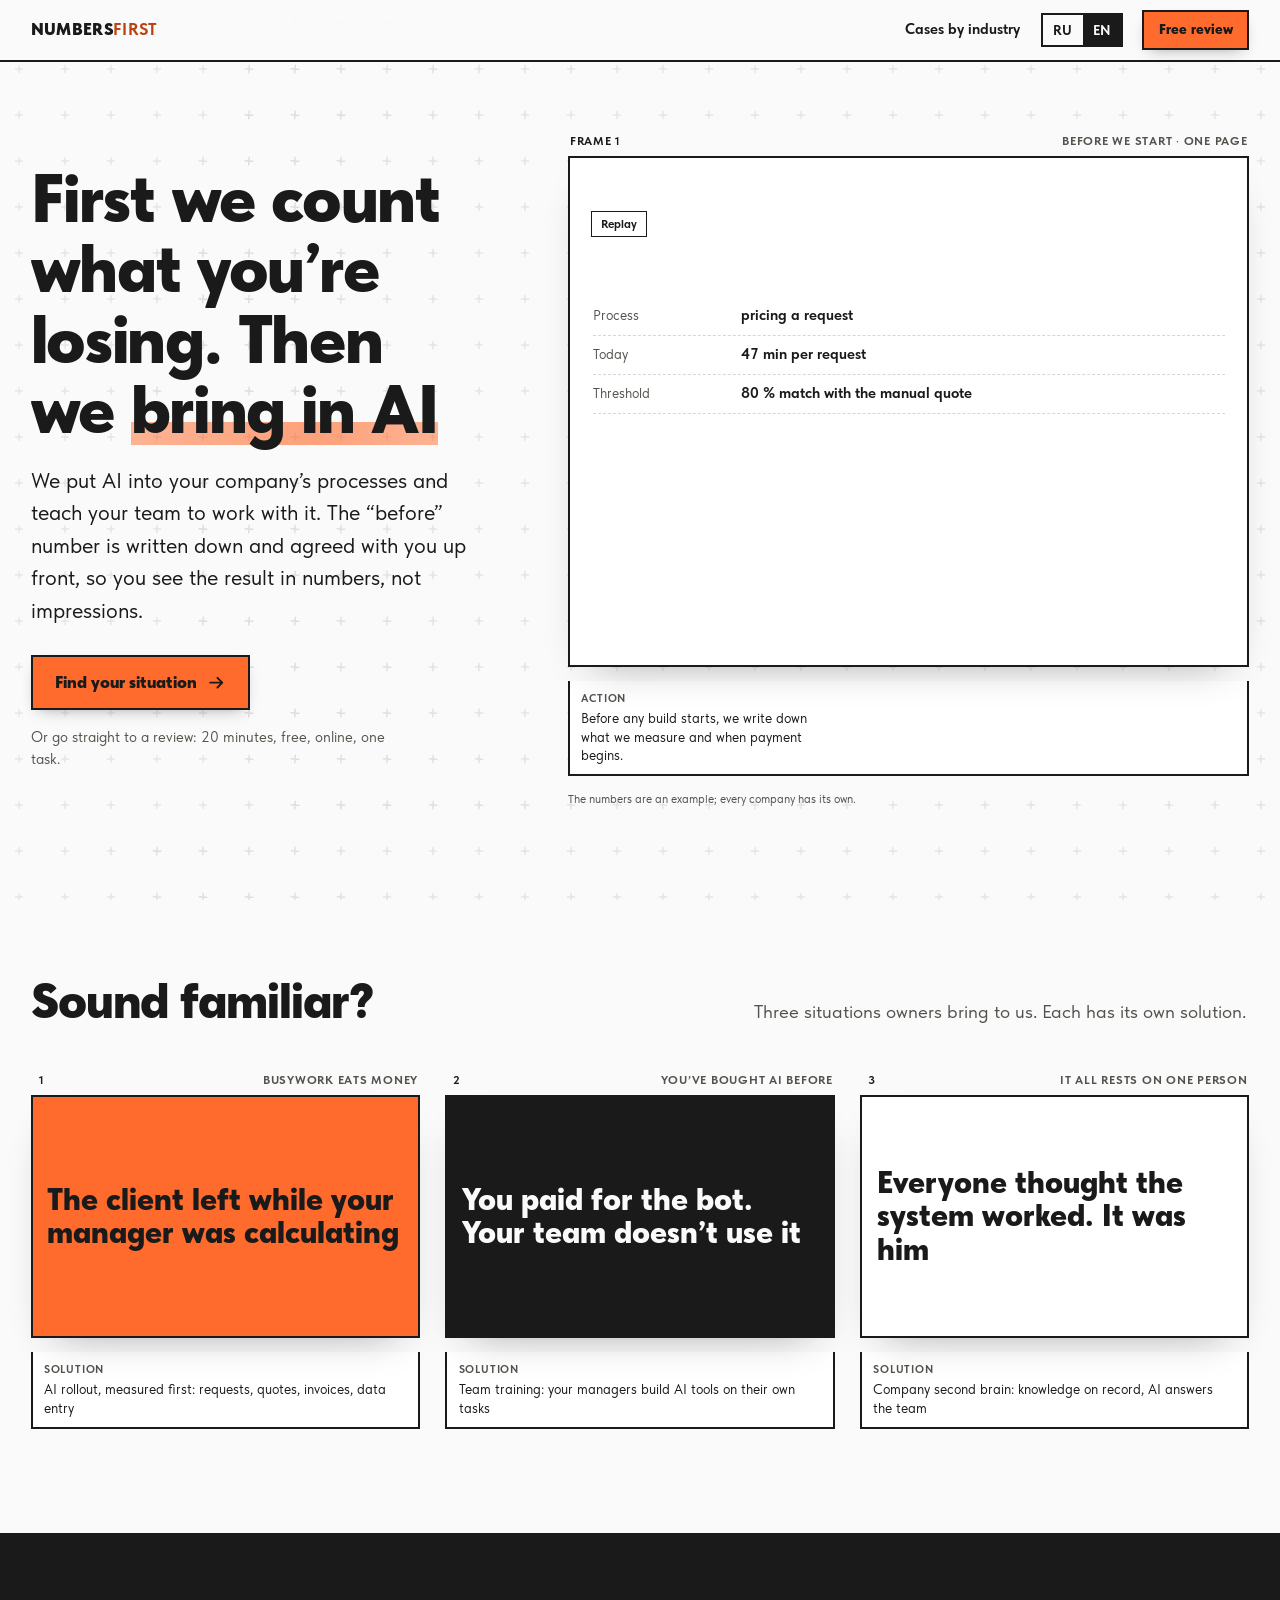
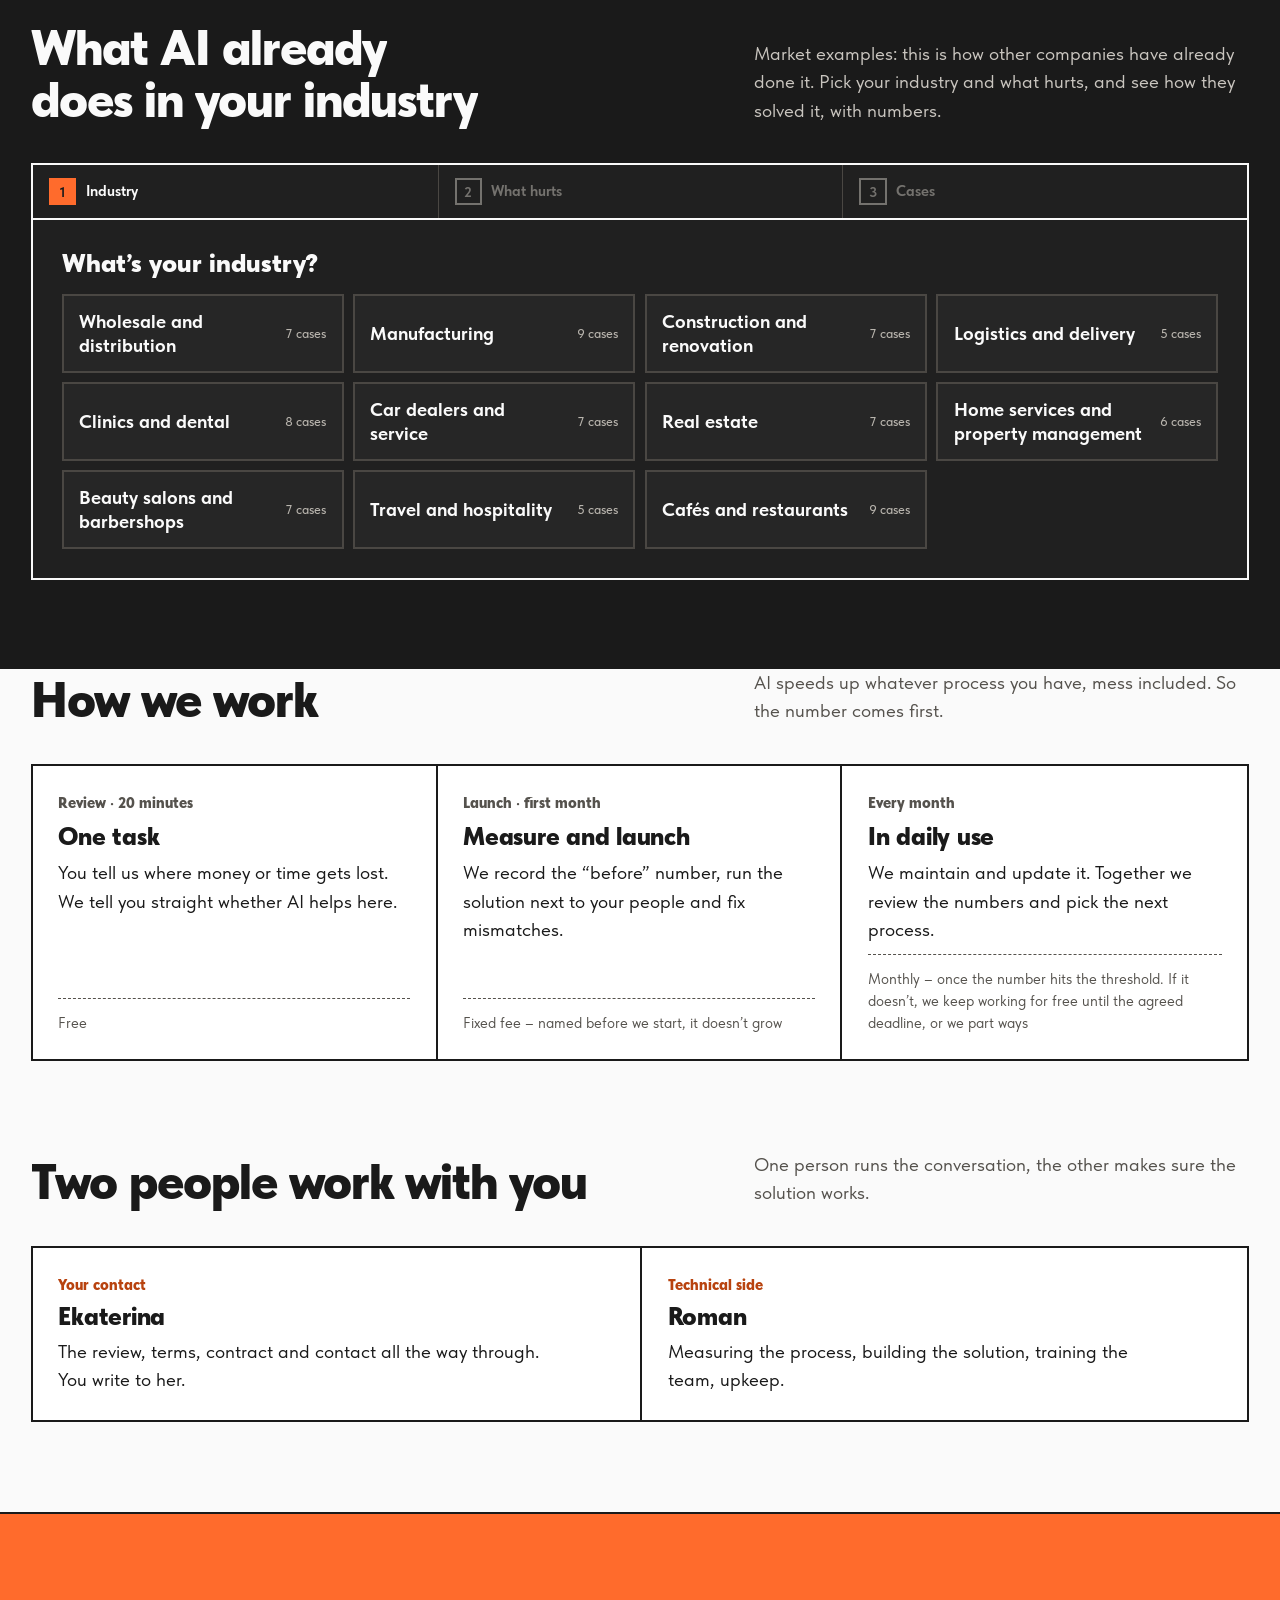
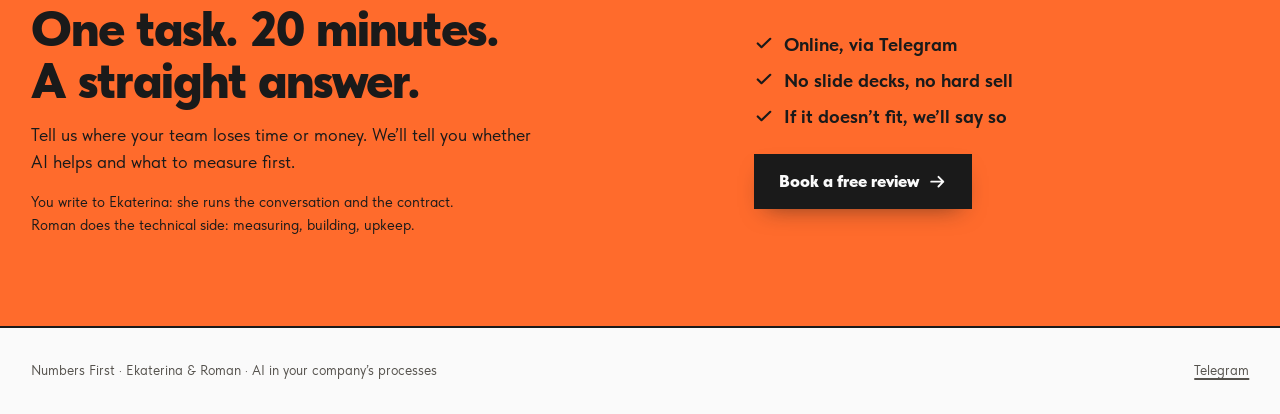
<file: index.html>
<!doctype html>
<html lang="ru" data-lang="ru"
  data-title-ru="Сначала цифра, потом ИИ – решения для собственников бизнеса"
  data-title-en="Numbers first, then AI – solutions for business owners">
<head>
<meta charset="utf-8">
<meta name="viewport" content="width=device-width, initial-scale=1">
<meta name="robots" content="noindex, nofollow">
<title>Сначала цифра, потом ИИ – решения для собственников бизнеса</title>
<meta name="description" content="Внедряем ИИ в процессы компании и учим команду работать с ним. Цифру «до» записываем до старта. Запуск – фиксированная сумма, дальше помесячно, только когда цифра дошла до порога.">
<link rel="preload" href="fonts/TildaSans-Black.ttf" as="font" type="font/ttf" crossorigin>
<link rel="stylesheet" href="assets/site.css">
</head>
<body>
<svg width="0" height="0" style="position:absolute" aria-hidden="true">
  <symbol id="i-arrow" viewBox="0 0 24 24"><path d="M4 12h15M13 6l6 6-6 6" fill="none" stroke="currentColor" stroke-width="2.4" stroke-linecap="round" stroke-linejoin="round"/></symbol>
  <symbol id="i-check" viewBox="0 0 24 24"><path d="M4.5 12.5l4.5 4.5L19.5 7" fill="none" stroke="currentColor" stroke-width="2.6" stroke-linecap="round" stroke-linejoin="round"/></symbol>
  <symbol id="i-replay" viewBox="0 0 24 24"><path d="M4 12a8 8 0 1 0 2.4-5.7M4 4v4.5h4.5" fill="none" stroke="currentColor" stroke-width="2.2" stroke-linecap="round" stroke-linejoin="round"/></symbol>
</svg>

<header class="top">
  <div class="wrap">
    <a class="logo" href="index.html"><span lang="ru">СНАЧАЛА<b>ЦИФРА</b></span><span lang="en">NUMBERS<b>FIRST</b></span></a>
    <span class="spacer"></span>
    <a class="navlink" href="#cases"><span lang="ru">Кейсы по отраслям</span><span lang="en">Cases by industry</span></a>
    <div class="lang" role="group" aria-label="Язык / Language">
      <button type="button" data-set="ru" aria-pressed="true">RU</button>
      <button type="button" data-set="en" aria-pressed="false">EN</button>
    </div>
    <a class="btn small" href="#contact"><span lang="ru">Разбор</span><span lang="en">Free review</span></a>
  </div>
</header>

<main id="top">
  <section class="hero" style="padding-top:clamp(2rem,5vw,4.5rem)">
    <div class="wrap">
      <div>
        <h1>
          <span lang="ru">Сначала считаем, сколько вы теряете. Потом <span class="hl">ставим&nbsp;ИИ</span></span>
          <span lang="en">First we count what you’re losing. Then we <span class="hl">bring&nbsp;in&nbsp;AI</span></span>
        </h1>
        <p class="lead">
          <span lang="ru">Внедряем ИИ в процессы компании и учим команду работать с ним. Цифру «до» записываем и согласуем с вами до старта, поэтому результат видно в цифрах, а не в ощущениях.</span>
          <span lang="en">We put AI into your company’s processes and teach your team to work with it. The “before” number is written down and agreed with you up front, so you see the result in numbers, not impressions.</span>
        </p>
        <a class="btn" href="#situations">
          <span lang="ru">Найти свою ситуацию</span>
          <span lang="en">Find your situation</span>
          <svg aria-hidden="true"><use href="#i-arrow"/></svg>
        </a>
        <p class="note">
          <span lang="ru">Или сразу на разбор: 20 минут, бесплатно, онлайн, про одну задачу.</span>
          <span lang="en">Or go straight to a review: 20 minutes, free, online, one task.</span>
        </p>
      </div>

      <figure class="frame tall">
        <div class="slug"><span class="fno"><span lang="ru">Кадр 1</span><span lang="en">Frame 1</span></span><span lang="ru">До старта · одна страница</span><span lang="en">Before we start · one page</span></div>
        <div class="screen scene">
          <div class="pane deal">
            <div class="row" data-beat="200"><span lang="ru">Процесс</span><span lang="en">Process</span><b><span lang="ru">расчёт цены по заявке</span><span lang="en">pricing a request</span></b></div>
            <div class="row" data-beat="900"><span lang="ru">Сейчас</span><span lang="en">Today</span><b class="num"><span lang="ru">47 мин на заявку</span><span lang="en">47 min per request</span></b></div>
            <div class="row" data-beat="1600"><span lang="ru">Порог</span><span lang="en">Threshold</span><b class="num"><span lang="ru">80&nbsp;% совпадений с ручным расчётом</span><span lang="en">80&nbsp;% match with the manual quote</span></b></div>
            <div class="row" data-beat="2300"><span lang="ru">Оплата</span><span lang="en">Payment</span><b><span lang="ru">запуск – фикс, дальше помесячно после порога</span><span lang="en">launch – fixed, then monthly after the threshold</span></b></div>
            <div class="row sign" data-beat="3000"><span lang="ru">Подпись собственника</span><span lang="en">Owner’s signature</span>
              <span class="sigline">
                <span class="sigpad" role="img" aria-label="Подпись / Signature">
                  <svg viewBox="0 0 160 48" preserveAspectRatio="none" aria-hidden="true"><path class="auto" pathLength="1" d="M6 34c6-14 14-26 18-22s-6 26-2 28 12-22 18-24 0 18 6 18 10-16 16-16 2 12 8 12 8-10 14-12 4 8 10 8 14-6 22-10M18 40c30-3 70-6 120-9"/><g class="mine"></g></svg>
                </span>
                <b class="ok"><svg aria-hidden="true"><use href="#i-check"/></svg></b>
                <span class="sighint"><span lang="ru">Распишитесь сами</span><span lang="en">Try signing it</span></span>
              </span>
            </div>
          </div>
          <button class="replay" type="button"><span lang="ru">Повторить</span><span lang="en">Replay</span></button>
        </div>
        <dl class="dir">
          <div><dt lang="ru">Действие</dt><dt lang="en">Action</dt><dd lang="ru">До первой строчки кода записываем, что измеряем и когда начинается оплата.</dd><dd lang="en">Before any build starts, we write down what we measure and when payment begins.</dd></div>
        </dl>
        <p class="synthetic"><span lang="ru">Цифры – пример, у каждой компании свои.</span><span lang="en">The numbers are an example; every company has its own.</span></p>
      </figure>
    </div>
  </section>

  <section id="situations">
    <div class="wrap">
      <div class="sec-head">
        <h2><span lang="ru">Узнаёте себя?</span><span lang="en">Sound familiar?</span></h2>
        <p><span lang="ru">Три ситуации, с которыми к нам приходят собственники. У каждой своё решение.</span><span lang="en">Three situations owners bring to us. Each has its own solution.</span></p>
      </div>
      <div class="toc">
        <a href="vnedrenie.html"><figure class="frame reveal">
          <div class="slug"><span class="fno">1</span><span lang="ru">Рутина ест деньги</span><span lang="en">Busywork eats money</span></div>
          <div class="screen"><div class="pane mark"><div class="big"><span lang="ru">Клиент ушёл, пока менеджер считал</span><span lang="en">The client left while your manager was calculating</span></div></div></div>
          <dl class="dir" style="grid-template-columns:1fr"><div><dt lang="ru">Решение</dt><dt lang="en">Solution</dt><dd lang="ru">Внедрение ИИ с замером: заявки, КП, счета, перенос в учёт</dd><dd lang="en">AI rollout, measured first: requests, quotes, invoices, data entry</dd></div></dl>
        </figure></a>
        <a href="obuchenie.html"><figure class="frame reveal" data-delay="120">
          <div class="slug"><span class="fno">2</span><span lang="ru">ИИ уже покупали</span><span lang="en">You’ve bought AI before</span></div>
          <div class="screen"><div class="pane dark"><div class="big"><span lang="ru">Бота сделали. Команда им не пользуется</span><span lang="en">You paid for the bot. Your team doesn’t use it</span></div></div></div>
          <dl class="dir" style="grid-template-columns:1fr"><div><dt lang="ru">Решение</dt><dt lang="en">Solution</dt><dd lang="ru">Обучение команды: руководители сами собирают ИИ-инструменты на своих задачах</dd><dd lang="en">Team training: your managers build AI tools on their own tasks</dd></div></dl>
        </figure></a>
        <a href="vtoroy-mozg.html"><figure class="frame reveal" data-delay="240">
          <div class="slug"><span class="fno">3</span><span lang="ru">Всё держится на одном</span><span lang="en">It all rests on one person</span></div>
          <div class="screen"><div class="pane"><div class="big"><span lang="ru">Все думали, что работает система. А работал он</span><span lang="en">Everyone thought the system worked. It was him</span></div></div></div>
          <dl class="dir" style="grid-template-columns:1fr"><div><dt lang="ru">Решение</dt><dt lang="en">Solution</dt><dd lang="ru">Второй мозг компании: знание записано, ИИ отвечает команде</dd><dd lang="en">Company second brain: knowledge on record, AI answers the team</dd></div></dl>
        </figure></a>
      </div>
    </div>
  </section>

  <section class="calc cases" id="cases">
    <div class="wrap">
      <div class="sec-head">
        <h2><span lang="ru">Что ИИ уже делает в&nbsp;вашей отрасли</span><span lang="en">What AI already does in&nbsp;your industry</span></h2>
        <p><span lang="ru">Примеры с рынка: так это уже сделали другие компании. Выберите отрасль и что болит – покажем, как они это решили и с какими цифрами.</span><span lang="en">Market examples: this is how other companies have already done it. Pick your industry and what hurts, and see how they solved it, with numbers.</span></p>
      </div>
      <div class="quiz" data-step="1">
        <ol class="qsteps" aria-label="Шаги / Steps">
          <li><button type="button" data-go="1"><b>1</b><span lang="ru">Отрасль</span><span lang="en">Industry</span><em class="qpick" data-pick="ind"></em></button></li>
          <li><button type="button" data-go="2"><b>2</b><span lang="ru">Что болит</span><span lang="en">What hurts</span><em class="qpick" data-pick="pain"></em></button></li>
          <li><button type="button" data-go="3"><b>3</b><span lang="ru">Кейсы</span><span lang="en">Cases</span></button></li>
        </ol>
        <div class="qpanel" data-panel="1">
          <p class="qq"><span lang="ru">Какая у вас отрасль?</span><span lang="en">What’s your industry?</span></p>
          <div class="qgrid" data-list="ind"></div>
        </div>
        <div class="qpanel" data-panel="2" hidden>
          <p class="qq"><span lang="ru">Что сейчас больше всего мешает?</span><span lang="en">What gets in the way most right now?</span></p>
          <div class="qgrid qgrid-pains" data-list="pain"></div>
        </div>
        <div class="qpanel" data-panel="3" hidden>
          <p class="qq" data-title></p>
          <div class="qcases" data-list="cases" aria-live="polite"></div>
          <div class="qmore">
            <button type="button" class="btn ghost small" data-more><span lang="ru">Ещё 3 кейса</span><span lang="en">3 more cases</span></button>
            <button type="button" class="btn ghost small" data-go="1"><span lang="ru">Другая отрасль</span><span lang="en">Another industry</span></button>
            <a class="btn" href="https://t.me/aieseia"><span lang="ru">Хочу так же – на разбор</span><span lang="en">I want this – book a review</span><svg aria-hidden="true"><use href="#i-arrow"/></svg></a>
          </div>
        </div>
        <noscript><p class="qq">Кейсы открываются с включённым JavaScript. / Cases need JavaScript.</p></noscript>
      </div>
    </div>
  </section>

  <section style="padding-top:0">
    <div class="wrap">
      <div class="sec-head">
        <h2><span lang="ru">Как мы работаем</span><span lang="en">How we work</span></h2>
        <p><span lang="ru">ИИ ускоряет тот процесс, который у вас есть, беспорядок тоже. Поэтому сначала цифра.</span><span lang="en">AI speeds up whatever process you have, mess included. So the number comes first.</span></p>
      </div>
      <div class="sheet-steps">
        <div class="reveal">
          <span class="when"><span lang="ru">Разбор · 20 минут</span><span lang="en">Review · 20 minutes</span></span>
          <h3><span lang="ru">Одна задача</span><span lang="en">One task</span></h3>
          <p><span lang="ru">Вы рассказываете, где теряются деньги или время. Мы честно говорим, поможет ли тут ИИ.</span><span lang="en">You tell us where money or time gets lost. We tell you straight whether AI helps here.</span></p>
          <span class="pay"><span lang="ru">Бесплатно</span><span lang="en">Free</span></span>
        </div>
        <div class="reveal" data-delay="120">
          <span class="when"><span lang="ru">Запуск · первый месяц</span><span lang="en">Launch · first month</span></span>
          <h3><span lang="ru">Замер и запуск</span><span lang="en">Measure and launch</span></h3>
          <p><span lang="ru">Записываем цифру «до», запускаем решение рядом с вашими людьми, правим расхождения.</span><span lang="en">We record the “before” number, run the solution next to your people and fix mismatches.</span></p>
          <span class="pay"><span lang="ru">Фиксированная сумма – называем до старта, она не растёт</span><span lang="en">Fixed fee – named before we start, it doesn’t grow</span></span>
        </div>
        <div class="reveal" data-delay="240">
          <span class="when"><span lang="ru">Каждый месяц</span><span lang="en">Every month</span></span>
          <h3><span lang="ru">Решение в работе</span><span lang="en">In daily use</span></h3>
          <p><span lang="ru">Сопровождаем и обновляем. Вместе смотрим цифры и выбираем следующий процесс.</span><span lang="en">We maintain and update it. Together we review the numbers and pick the next process.</span></p>
          <span class="pay"><span lang="ru">Помесячно – когда цифра дошла до порога. Не дошла – дорабатываем бесплатно до срока из договора или расходимся</span><span lang="en">Monthly – once the number hits the threshold. If it doesn’t, we keep working for free until the agreed deadline, or we part ways</span></span>
        </div>
      </div>
    </div>
  </section>

  <section style="padding-top:0">
    <div class="wrap">
      <div class="sec-head">
        <h2><span lang="ru">С вами работают двое</span><span lang="en">Two people work with you</span></h2>
        <p><span lang="ru">Один человек ведёт разговор, другой отвечает за то, чтобы решение заработало.</span><span lang="en">One person runs the conversation, the other makes sure the solution works.</span></p>
      </div>
      <div class="team">
        <div class="reveal">
          <span class="when"><span lang="ru">Ваш контакт</span><span lang="en">Your contact</span></span>
          <h3><span lang="ru">Екатерина</span><span lang="en">Ekaterina</span></h3>
          <p><span lang="ru">Разбор, условия, договор, связь на всём пути. Пишете ей.</span><span lang="en">The review, terms, contract and contact all the way through. You write to her.</span></p>
        </div>
        <div class="reveal" data-delay="120">
          <span class="when"><span lang="ru">Техническая часть</span><span lang="en">Technical side</span></span>
          <h3><span lang="ru">Роман</span><span lang="en">Roman</span></h3>
          <p><span lang="ru">Замер процесса, сборка решения, обучение команды, сопровождение.</span><span lang="en">Measuring the process, building the solution, training the team, upkeep.</span></p>
        </div>
      </div>
    </div>
  </section>

  <section class="final" id="contact">
    <div class="wrap">
      <div>
        <h2><span lang="ru">Одна задача. 20&nbsp;минут. Честный ответ.</span><span lang="en">One task. 20&nbsp;minutes. A straight answer.</span></h2>
        <p><span lang="ru">Расскажите, на чём команда теряет время или деньги. Скажем, поможет ли ИИ и что замерить первым.</span><span lang="en">Tell us where your team loses time or money. We’ll tell you whether AI helps and what to measure first.</span></p>
        <p class="duo"><span lang="ru">Пишете Екатерине: она ведёт разговор и договор. Техническую часть делает Роман: замер, сборка, сопровождение.</span><span lang="en">You write to Ekaterina: she runs the conversation and the contract. Roman does the technical side: measuring, building, upkeep.</span></p>
      </div>
      <div>
        <ul>
          <li><svg aria-hidden="true"><use href="#i-check"/></svg><span lang="ru">Онлайн, в Telegram</span><span lang="en">Online, via Telegram</span></li>
          <li><svg aria-hidden="true"><use href="#i-check"/></svg><span lang="ru">Без презентаций и продаж в лоб</span><span lang="en">No slide decks, no hard sell</span></li>
          <li><svg aria-hidden="true"><use href="#i-check"/></svg><span lang="ru">Не подходит – так и скажем</span><span lang="en">If it doesn’t fit, we’ll say so</span></li>
        </ul>
        <p style="margin-top:1.4rem"><a class="btn" href="https://t.me/aieseia"><span lang="ru">Записаться на разбор</span><span lang="en">Book a free review</span><svg aria-hidden="true"><use href="#i-arrow"/></svg></a></p>
      </div>
    </div>
  </section>
</main>

<footer>
  <div class="wrap">
    <span><span lang="ru">Сначала цифра · Екатерина и Роман · ИИ в процессах компании</span><span lang="en">Numbers First · Ekaterina &amp; Roman · AI in your company’s processes</span></span>
    <span><a href="https://t.me/aieseia">Telegram</a></span>
  </div>
</footer>

<script src="assets/cases.js"></script>
<script src="assets/site.js"></script>
</body>
</html>
</file>
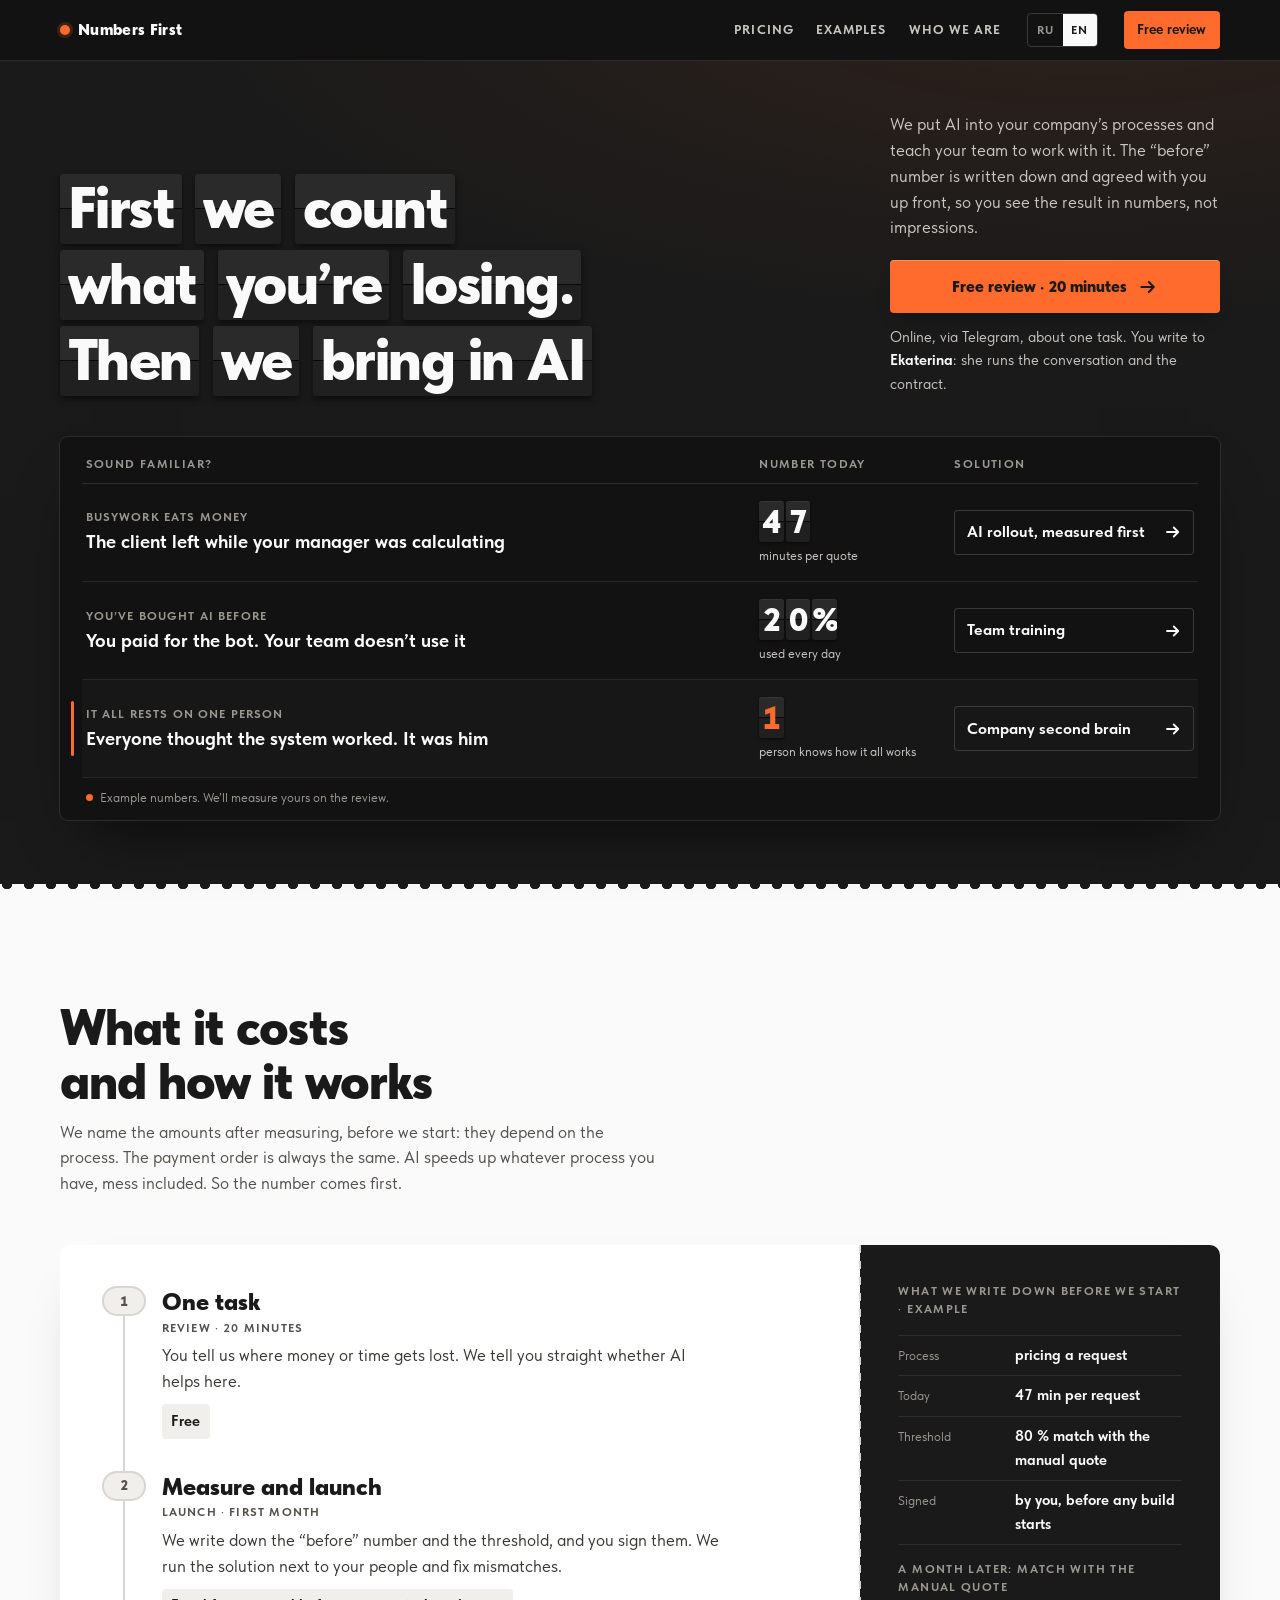
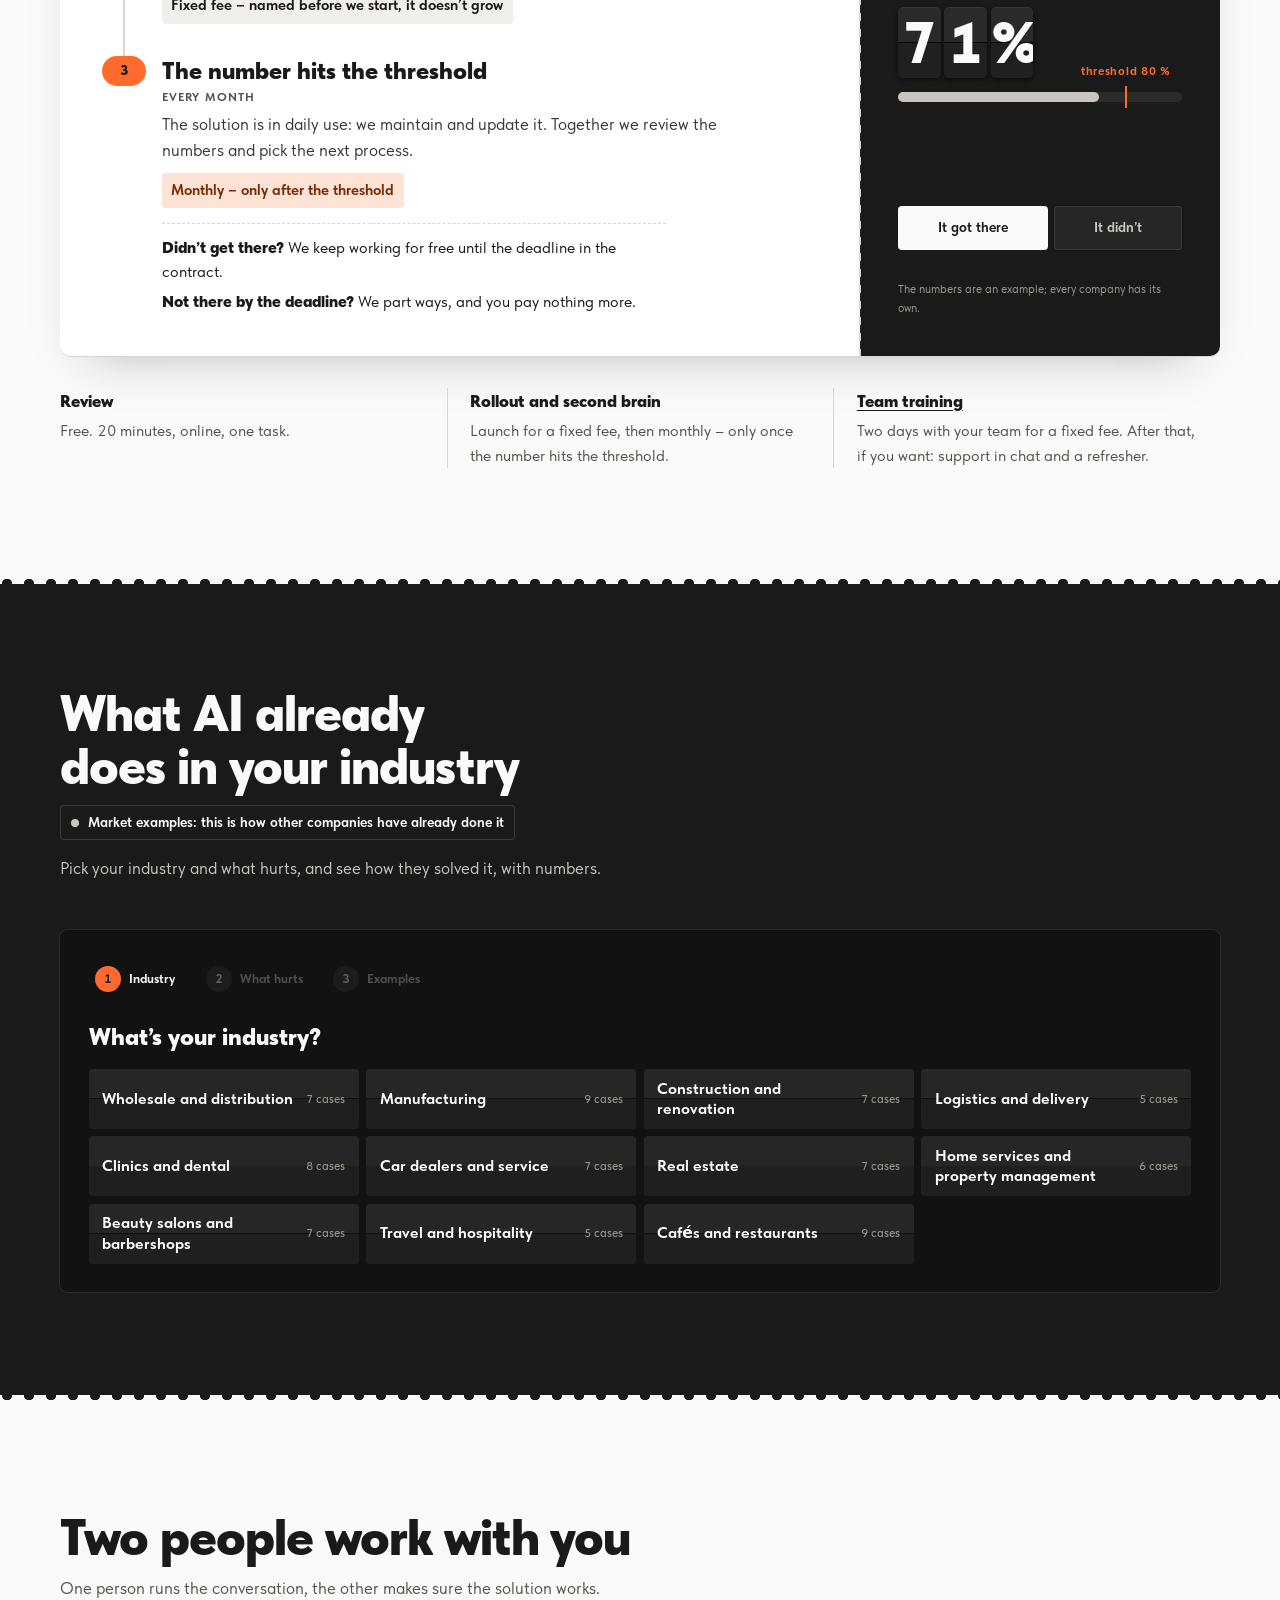
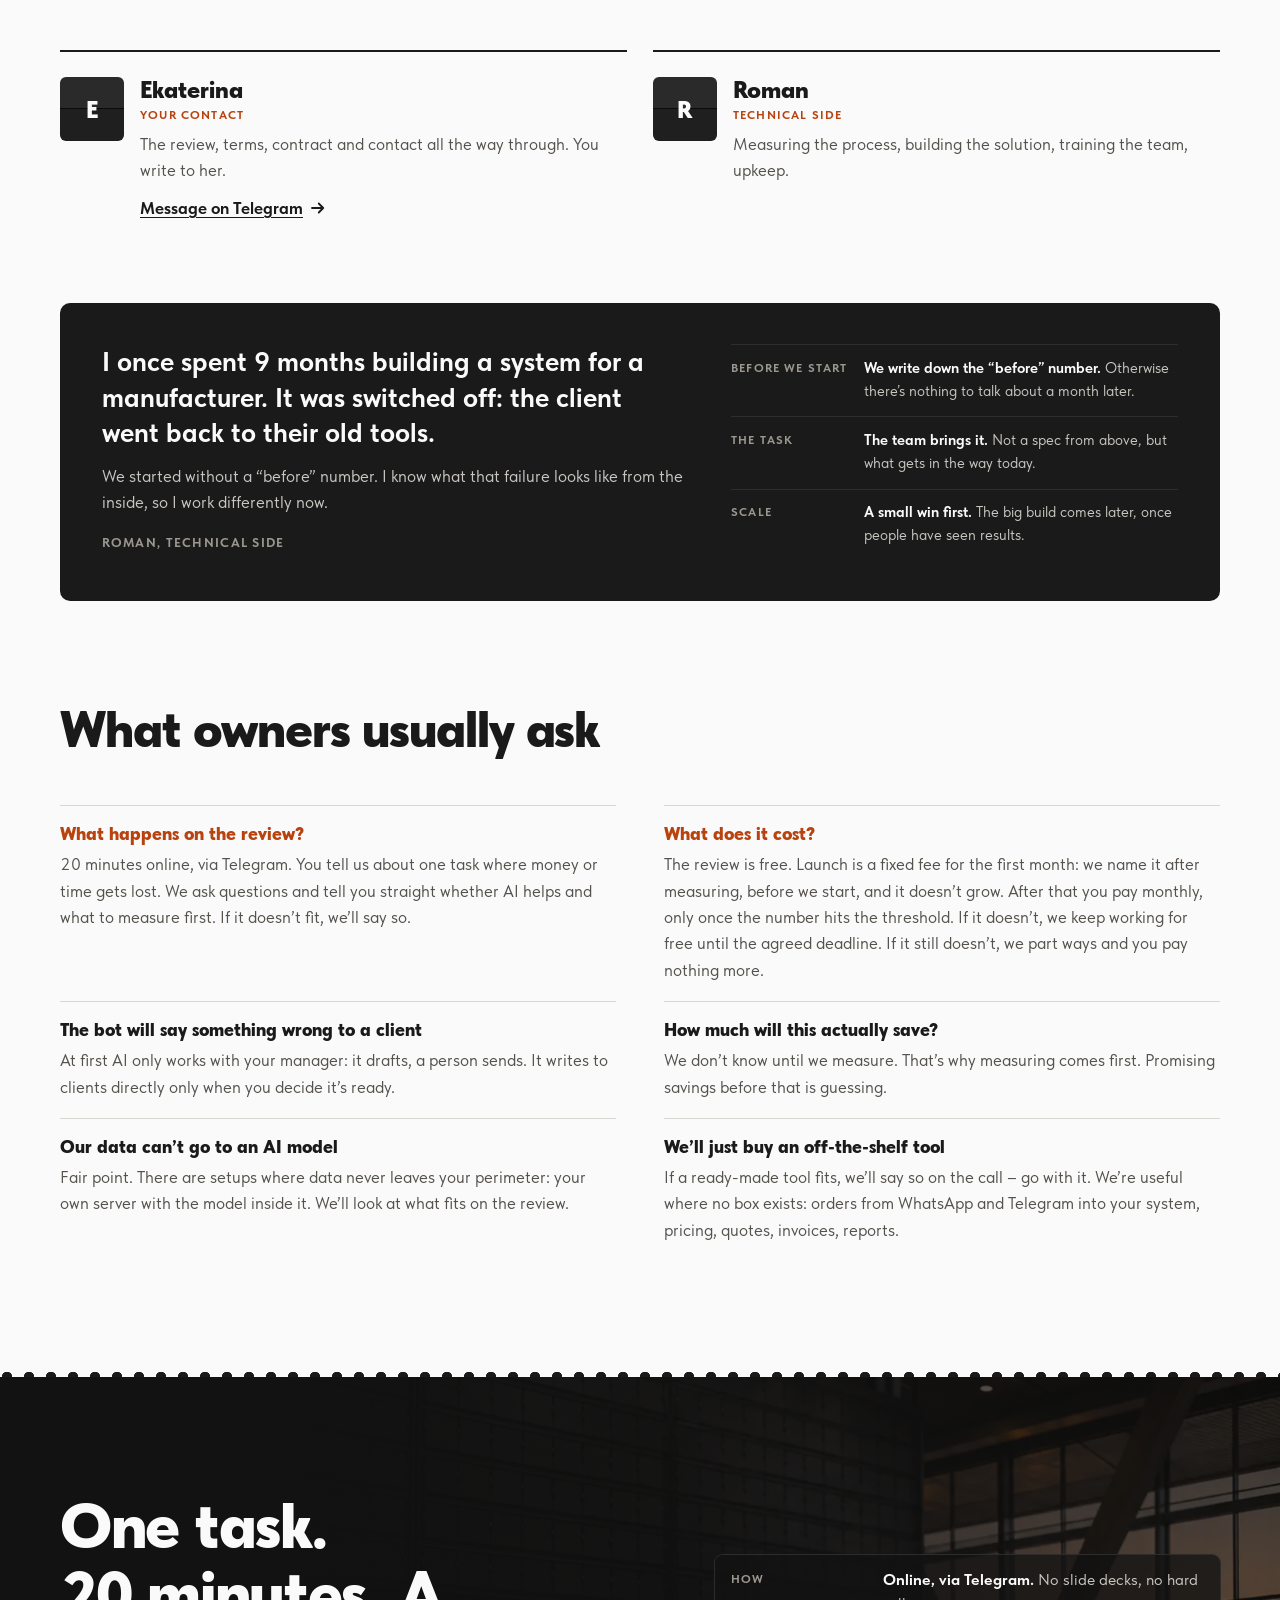
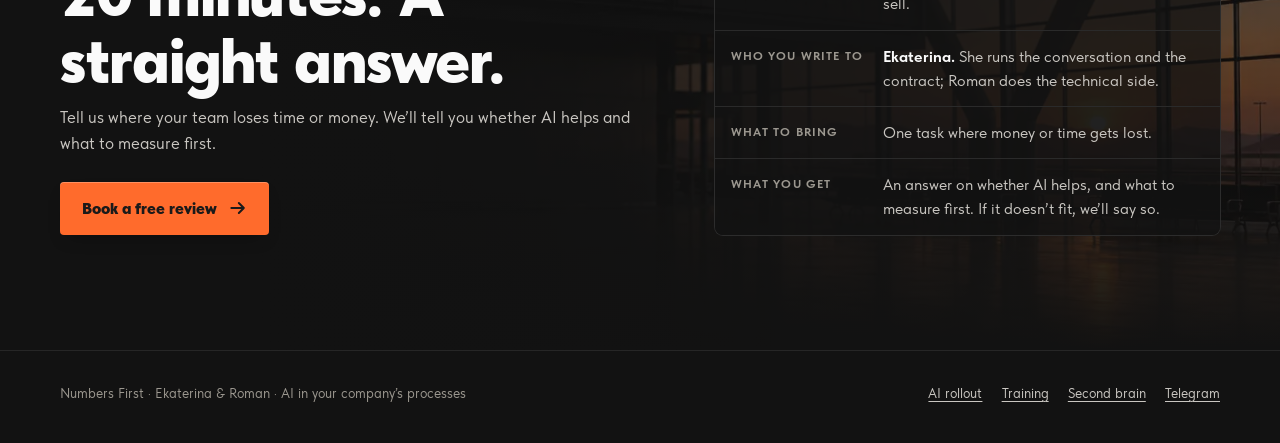
<file: redesign/index.html>
<!doctype html>
<html lang="ru" data-lang="ru"
  data-title-ru="Сначала цифра, потом ИИ – решения для собственников бизнеса"
  data-title-en="Numbers first, then AI – solutions for business owners">
<head>
<meta charset="utf-8">
<meta name="viewport" content="width=device-width, initial-scale=1, viewport-fit=cover">
<meta name="robots" content="noindex, nofollow">
<meta name="theme-color" content="#1a1a1a">
<title>Сначала цифра, потом ИИ – решения для собственников бизнеса</title>
<meta name="description" content="Внедряем ИИ в процессы компании и учим команду работать с ним. Цифру «до» записываем до старта. Запуск – фиксированная сумма, дальше помесячно, только когда цифра дошла до порога.">
<meta property="og:title" content="Сначала цифра, потом ИИ">
<meta property="og:description" content="Сначала считаем, сколько вы теряете. Потом ставим ИИ. Бесплатный разбор одной задачи – 20 минут.">
<meta property="og:image" content="https://skillet07.github.io/owners-ai-site/redesign/assets/img/og.jpg">
<meta property="og:type" content="website">
<meta name="twitter:card" content="summary_large_image">
<link rel="icon" href="data:image/svg+xml,%3Csvg xmlns=%22http://www.w3.org/2000/svg%22 viewBox=%220 0 32 32%22%3E%3Crect width=%2232%22 height=%2232%22 rx=%226%22 fill=%22%231a1a1a%22/%3E%3Ccircle cx=%2216%22 cy=%2216%22 r=%227%22 fill=%22%23ff6b2c%22/%3E%3C/svg%3E">
<link rel="preload" href="assets/fonts/tilda-black.woff2" as="font" type="font/woff2" crossorigin>
<link rel="preload" href="assets/fonts/tilda-bold.woff2" as="font" type="font/woff2" crossorigin>
<link rel="stylesheet" href="assets/nf.css">
</head>
<body>
<a class="skip" href="#main"><span lang="ru">К содержанию</span><span lang="en">Skip to content</span></a>
<svg width="0" height="0" style="position:absolute" aria-hidden="true">
  <symbol id="i-arrow" viewBox="0 0 24 24"><path d="M4 12h15M13 6l6 6-6 6" fill="none" stroke="currentColor" stroke-width="2.4" stroke-linecap="round" stroke-linejoin="round"/></symbol>
  <symbol id="i-check" viewBox="0 0 24 24"><path d="M4.5 12.5l4.5 4.5L19.5 7" fill="none" stroke="currentColor" stroke-width="2.6" stroke-linecap="round" stroke-linejoin="round"/></symbol>
  <symbol id="i-cross" viewBox="0 0 24 24"><path d="M6 6l12 12M18 6L6 18" fill="none" stroke="currentColor" stroke-width="2.4" stroke-linecap="round"/></symbol>
  <symbol id="i-dot" viewBox="0 0 24 24"><circle cx="12" cy="12" r="4" fill="currentColor"/></symbol>
</svg>

<header class="top">
  <div class="wrap">
    <a class="logo" href="index.html"><span class="lamp" aria-hidden="true"></span><span lang="ru">Сначала цифра</span><span lang="en">Numbers First</span></a>
    <nav class="nav" aria-label="Разделы / Sections">
      <a href="#oplata"><span lang="ru">Оплата</span><span lang="en">Pricing</span></a>
      <a href="#cases"><span lang="ru">Примеры</span><span lang="en">Examples</span></a>
      <a href="#kto"><span lang="ru">Кто мы</span><span lang="en">Who we are</span></a>
    </nav>
    <div class="lang" role="group" aria-label="Язык / Language">
      <button type="button" data-set="ru" aria-pressed="true">RU</button>
      <button type="button" data-set="en" aria-pressed="false">EN</button>
    </div>
    <a class="btn sm" href="https://t.me/aieseia"><span lang="ru">Разбор</span><span lang="en">Free review</span></a>
  </div>
</header>

<main id="main">
  <section class="hero">
    <div class="wrap hero-grid">
      <div class="hero-top">
        <h1 class="h1" data-words>
          <span lang="ru">Сначала считаем, сколько вы теряете. Потом ставим&nbsp;ИИ</span>
          <span lang="en">First we count what you’re losing. Then we bring&nbsp;in&nbsp;AI</span>
        </h1>
      </div>

      <div class="side">
        <p class="lead">
          <span lang="ru">Внедряем ИИ в процессы компании и учим команду работать с ним. Цифру «до» записываем и согласуем с вами до старта, поэтому результат видно в цифрах, а не в ощущениях.</span>
          <span lang="en">We put AI into your company’s processes and teach your team to work with it. The “before” number is written down and agreed with you up front, so you see the result in numbers, not impressions.</span>
        </p>
      <div class="cta-row">
        <a class="btn" href="https://t.me/aieseia"><span lang="ru">Бесплатный разбор · 20&nbsp;минут</span><span lang="en">Free review · 20&nbsp;minutes</span><svg aria-hidden="true"><use href="#i-arrow"/></svg></a>
        <p class="note"><span lang="ru">Онлайн, в Telegram, про одну задачу. Пишете <b>Екатерине</b>: она ведёт разговор и договор.</span><span lang="en">Online, via Telegram, about one task. You write to <b>Ekaterina</b>: she runs the conversation and the contract.</span></p>
      </div>
      </div>

      <div class="board" data-board>
        <div class="board-head" aria-hidden="true">
          <span><span lang="ru">Узнаёте себя?</span><span lang="en">Sound familiar?</span></span>
          <span><span lang="ru">Цифра сейчас</span><span lang="en">Number today</span></span>
          <span><span lang="ru">Решение</span><span lang="en">Solution</span></span>
        </div>
        <a class="brow" href="vnedrenie.html">
          <span>
            <span class="tag"><span lang="ru">Рутина ест деньги</span><span lang="en">Busywork eats money</span></span>
            <span class="sit"><span lang="ru">Клиент ушёл, пока менеджер считал</span><span lang="en">The client left while your manager was calculating</span></span>
          </span>
          <span class="num"><span class="fl" data-v="47"></span><span class="cap"><span lang="ru">минут на один расчёт</span><span lang="en">minutes per quote</span></span></span>
          <span class="sol"><span><span lang="ru">Внедрение ИИ с замером</span><span lang="en">AI rollout, measured first</span></span><svg aria-hidden="true"><use href="#i-arrow"/></svg></span>
        </a>
        <a class="brow" href="obuchenie.html">
          <span>
            <span class="tag"><span lang="ru">ИИ уже покупали</span><span lang="en">You’ve bought AI before</span></span>
            <span class="sit"><span lang="ru">Бота сделали. Команда им не пользуется</span><span lang="en">You paid for the bot. Your team doesn’t use it</span></span>
          </span>
          <span class="num"><span class="fl" data-v="20%"></span><span class="cap"><span lang="ru">используют каждый день</span><span lang="en">used every day</span></span></span>
          <span class="sol"><span><span lang="ru">Обучение команды</span><span lang="en">Team training</span></span><svg aria-hidden="true"><use href="#i-arrow"/></svg></span>
        </a>
        <a class="brow" href="vtoroy-mozg.html">
          <span>
            <span class="tag"><span lang="ru">Всё держится на одном</span><span lang="en">It all rests on one person</span></span>
            <span class="sit"><span lang="ru">Все думали, что работает система. А работал он</span><span lang="en">Everyone thought the system worked. It was him</span></span>
          </span>
          <span class="num"><span class="fl" data-v="1"></span><span class="cap"><span lang="ru">человек знает, как всё устроено</span><span lang="en">person knows how it all works</span></span></span>
          <span class="sol"><span><span lang="ru">Второй мозг компании</span><span lang="en">Company second brain</span></span><svg aria-hidden="true"><use href="#i-arrow"/></svg></span>
        </a>
        <div class="board-foot">
          <span class="meas"><i aria-hidden="true"></i><span lang="ru">Цифры – пример. Ваши посчитаем на разборе.</span><span lang="en">Example numbers. We’ll measure yours on the review.</span></span>
        </div>
      </div>

    </div>
  </section>

  <div class="perf" aria-hidden="true"></div>
  <section class="sec paper" id="oplata">
    <div class="wrap">
      <div class="head">
        <h2 class="h2"><span lang="ru">Сколько стоит и как идёт работа</span><span lang="en">What it costs and how it works</span></h2>
        <p class="sub"><span lang="ru">Суммы называем после замера, до старта: они зависят от процесса. Порядок оплаты всегда один. ИИ ускоряет тот процесс, который у вас есть, беспорядок тоже. Поэтому сначала цифра.</span><span lang="en">We name the amounts after measuring, before we start: they depend on the process. The payment order is always the same. AI speeds up whatever process you have, mess included. So the number comes first.</span></p>
      </div>

      <div class="ticket">
        <ol class="route">
          <li class="stop">
            <span class="dot" aria-hidden="true">1</span>
            <div>
              <h3><span lang="ru">Одна задача</span><span lang="en">One task</span></h3>
              <span class="when"><span lang="ru">Разбор · 20 минут</span><span lang="en">Review · 20 minutes</span></span>
              <p><span lang="ru">Вы рассказываете, где теряются деньги или время. Мы честно говорим, поможет ли тут ИИ.</span><span lang="en">You tell us where money or time gets lost. We tell you straight whether AI helps here.</span></p>
              <span class="pay"><span lang="ru">Бесплатно</span><span lang="en">Free</span></span>
            </div>
          </li>
          <li class="stop">
            <span class="dot" aria-hidden="true">2</span>
            <div>
              <h3><span lang="ru">Замер и запуск</span><span lang="en">Measure and launch</span></h3>
              <span class="when"><span lang="ru">Запуск · первый месяц</span><span lang="en">Launch · first month</span></span>
              <p><span lang="ru">Записываем цифру «до» и порог, вы их подписываете. Запускаем решение рядом с вашими людьми и правим расхождения.</span><span lang="en">We write down the “before” number and the threshold, and you sign them. We run the solution next to your people and fix mismatches.</span></p>
              <span class="pay"><span lang="ru">Фиксированная сумма – называем до старта, она не растёт</span><span lang="en">Fixed fee – named before we start, it doesn’t grow</span></span>
            </div>
          </li>
          <li class="stop goal">
            <span class="dot" aria-hidden="true">3</span>
            <div>
              <h3><span lang="ru">Цифра дошла до порога</span><span lang="en">The number hits the threshold</span></h3>
              <span class="when"><span lang="ru">Каждый месяц</span><span lang="en">Every month</span></span>
              <p><span lang="ru">Решение в работе: сопровождаем и обновляем. Вместе смотрим цифры и выбираем следующий процесс.</span><span lang="en">The solution is in daily use: we maintain and update it. Together we review the numbers and pick the next process.</span></p>
              <span class="pay"><span lang="ru">Помесячно – только после порога</span><span lang="en">Monthly – only after the threshold</span></span>
              <div class="fork">
                <span><b lang="ru">Не дошла?</b><b lang="en">Didn’t get there?</b> <span lang="ru">Дорабатываем бесплатно до срока из договора.</span><span lang="en">We keep working for free until the deadline in the contract.</span></span>
                <span><b lang="ru">Не дошли к сроку?</b><b lang="en">Not there by the deadline?</b> <span lang="ru">Расходимся, больше вы не платите.</span><span lang="en">We part ways, and you pay nothing more.</span></span>
              </div>
            </div>
          </li>
        </ol>

        <div class="stub" data-meter data-goal="80" data-hit="86" data-miss="64">
          <span class="lbl"><span lang="ru">Что записываем до старта · пример</span><span lang="en">What we write down before we start · example</span></span>
          <dl class="deal">
            <div><dt><span lang="ru">Процесс</span><span lang="en">Process</span></dt><dd><span lang="ru">расчёт цены по заявке</span><span lang="en">pricing a request</span></dd></div>
            <div><dt><span lang="ru">Сейчас</span><span lang="en">Today</span></dt><dd><span lang="ru">47 мин на заявку</span><span lang="en">47 min per request</span></dd></div>
            <div><dt><span lang="ru">Порог</span><span lang="en">Threshold</span></dt><dd><span lang="ru">80&nbsp;% совпадений с ручным расчётом</span><span lang="en">80&nbsp;% match with the manual quote</span></dd></div>
            <div><dt><span lang="ru">Подпись</span><span lang="en">Signed</span></dt><dd><span lang="ru">ваша, до первой строчки кода</span><span lang="en">by you, before any build starts</span></dd></div>
          </dl>
          <span class="lbl"><span lang="ru">Через месяц: совпадение с ручным расчётом</span><span lang="en">A month later: match with the manual quote</span></span>
          <div class="meter">
            <span class="fl" aria-live="off"></span>
            <div class="bar" aria-hidden="true"><i></i><b><span lang="ru">порог 80&nbsp;%</span><span lang="en">threshold 80&nbsp;%</span></b></div>
          </div>
          <p class="verdict" aria-live="polite">
            <span data-for="hit" hidden><b lang="ru">Порог пройден.</b><b lang="en">Threshold reached.</b> <span lang="ru">С этого месяца – помесячная оплата.</span><span lang="en">Monthly payment starts this month.</span></span>
            <span data-for="miss" hidden><b lang="ru">Не дошла до порога.</b><b lang="en">Below the threshold.</b> <span lang="ru">Дорабатываем бесплатно до срока из договора. Не дошли к сроку – расходимся.</span><span lang="en">We keep working for free until the deadline. Not there by then – we part ways.</span></span>
          </p>
          <div class="seg" role="group" aria-label="Пример / Example">
            <button type="button" data-mode="hit" aria-pressed="true"><span lang="ru">Цифра дошла</span><span lang="en">It got there</span></button>
            <button type="button" data-mode="miss" aria-pressed="false"><span lang="ru">Не дошла</span><span lang="en">It didn’t</span></button>
          </div>
          <p class="ex"><span lang="ru">Цифры – пример, у каждой компании свои.</span><span lang="en">The numbers are an example; every company has its own.</span></p>
        </div>
      </div>

      <div class="price">
        <div>
          <h3><span lang="ru">Разбор</span><span lang="en">Review</span></h3>
          <p><span lang="ru">Бесплатно. 20 минут, онлайн, одна задача.</span><span lang="en">Free. 20 minutes, online, one task.</span></p>
        </div>
        <div>
          <h3><span lang="ru">Внедрение и второй мозг</span><span lang="en">Rollout and second brain</span></h3>
          <p><span lang="ru">Запуск за фиксированную сумму, дальше помесячно – только когда цифра дошла до порога.</span><span lang="en">Launch for a fixed fee, then monthly – only once the number hits the threshold.</span></p>
        </div>
        <div>
          <h3><a href="obuchenie.html"><span lang="ru">Обучение команды</span><span lang="en">Team training</span></a></h3>
          <p><span lang="ru">Два дня с вашей командой за фиксированную сумму. Потом – по желанию: сопровождение в чате и повторное обучение.</span><span lang="en">Two days with your team for a fixed fee. After that, if you want: support in chat and a refresher.</span></p>
        </div>
      </div>
    </div>
  </section>
  <div class="perf up" aria-hidden="true"></div>

  <section class="sec cases" id="cases">
    <div class="wrap">
      <div class="head">
        <h2 class="h2"><span lang="ru">Что ИИ уже делает в&nbsp;вашей отрасли</span><span lang="en">What AI already does in&nbsp;your industry</span></h2>
        <p class="honest"><i aria-hidden="true"></i><span lang="ru">Примеры с рынка: так это уже сделали другие компании</span><span lang="en">Market examples: this is how other companies have already done it</span></p>
        <p class="sub"><span lang="ru">Выберите отрасль и что болит – покажем, как они это решили и с какими цифрами.</span><span lang="en">Pick your industry and what hurts, and see how they solved it, with numbers.</span></p>
      </div>
      <div class="quiz" data-step="1">
        <ol class="qsteps" aria-label="Шаги / Steps">
          <li><button type="button" data-go="1"><b>1</b><span lang="ru">Отрасль</span><span lang="en">Industry</span><em data-pick="ind"></em></button></li>
          <li><button type="button" data-go="2"><b>2</b><span lang="ru">Что болит</span><span lang="en">What hurts</span><em data-pick="pain"></em></button></li>
          <li><button type="button" data-go="3"><b>3</b><span lang="ru">Примеры</span><span lang="en">Examples</span></button></li>
        </ol>
        <div class="qpanel" data-panel="1">
          <p class="qq"><span lang="ru">Какая у вас отрасль?</span><span lang="en">What’s your industry?</span></p>
          <div class="qgrid" data-list="ind"></div>
        </div>
        <div class="qpanel" data-panel="2" hidden>
          <p class="qq"><span lang="ru">Что сейчас больше всего мешает?</span><span lang="en">What gets in the way most right now?</span></p>
          <div class="qgrid" data-list="pain"></div>
        </div>
        <div class="qpanel" data-panel="3" hidden>
          <p class="qq" data-title></p>
          <div class="qcases" data-list="cases" aria-live="polite"></div>
          <div class="qmore">
            <button type="button" class="btn ghost sm" data-more><span lang="ru">Ещё 3 кейса</span><span lang="en">3 more cases</span></button>
            <button type="button" class="btn ghost sm" data-go="1"><span lang="ru">Другая отрасль</span><span lang="en">Another industry</span></button>
            <a class="btn" href="https://t.me/aieseia"><span lang="ru">Разобрать мою задачу – 20&nbsp;минут</span><span lang="en">Review my task – 20&nbsp;minutes</span><svg aria-hidden="true"><use href="#i-arrow"/></svg></a>
          </div>
        </div>
        <noscript><p class="qq">Примеры открываются с включённым JavaScript. / Examples need JavaScript.</p></noscript>
      </div>
    </div>
  </section>

  <div class="perf" aria-hidden="true"></div>
  <section class="sec paper" id="kto">
    <div class="wrap">
      <div class="head">
        <h2 class="h2"><span lang="ru">С вами работают двое</span><span lang="en">Two people work with you</span></h2>
        <p class="sub"><span lang="ru">Один человек ведёт разговор, другой отвечает за то, чтобы решение заработало.</span><span lang="en">One person runs the conversation, the other makes sure the solution works.</span></p>
      </div>
      <div class="team">
        <div class="person">
          <span class="mono" aria-hidden="true"><span lang="ru">Е</span><span lang="en">E</span></span>
          <div>
            <h3><span lang="ru">Екатерина</span><span lang="en">Ekaterina</span></h3>
            <span class="role"><span lang="ru">Ваш контакт</span><span lang="en">Your contact</span></span>
            <p><span lang="ru">Разбор, условия, договор, связь на всём пути. Пишете ей.</span><span lang="en">The review, terms, contract and contact all the way through. You write to her.</span></p>
            <a class="write" href="https://t.me/aieseia"><span lang="ru">Написать в Telegram</span><span lang="en">Message on Telegram</span><svg aria-hidden="true" style="width:18px;height:18px;margin-left:.35rem"><use href="#i-arrow"/></svg></a>
          </div>
        </div>
        <div class="person">
          <span class="mono" aria-hidden="true"><span lang="ru">Р</span><span lang="en">R</span></span>
          <div>
            <h3><span lang="ru">Роман</span><span lang="en">Roman</span></h3>
            <span class="role"><span lang="ru">Техническая часть</span><span lang="en">Technical side</span></span>
            <p><span lang="ru">Замер процесса, сборка решения, обучение команды, сопровождение.</span><span lang="en">Measuring the process, building the solution, training the team, upkeep.</span></p>
          </div>
        </div>
      </div>

      <div class="story">
        <blockquote>
          <p lang="ru" class="big">Я сам 9 месяцев делал систему для производства. Её выключили: заказчик вернулся к прежним инструментам.</p>
          <p lang="ru">Мы шли без цифры «до». Я знаю, как это выглядит изнутри, поэтому теперь работаю иначе.</p>
          <p lang="en" class="big">I once spent 9 months building a system for a manufacturer. It was switched off: the client went back to their old tools.</p>
          <p lang="en">We started without a “before” number. I know what that failure looks like from the inside, so I work differently now.</p>
          <span class="who"><span lang="ru">Роман, техническая часть</span><span lang="en">Roman, technical side</span></span>
        </blockquote>
        <ul class="lessons">
          <li><span><span lang="ru">До старта</span><span lang="en">Before we start</span></span><span><b lang="ru">Записываем цифру «до».</b><b lang="en">We write down the “before” number.</b> <span lang="ru">Иначе через месяц не о чем говорить.</span><span lang="en">Otherwise there’s nothing to talk about a month later.</span></span></li>
          <li><span><span lang="ru">Задача</span><span lang="en">The task</span></span><span><b lang="ru">Её приносит команда.</b><b lang="en">The team brings it.</b> <span lang="ru">Не ТЗ сверху, а то, что мешает работать сегодня.</span><span lang="en">Not a spec from above, but what gets in the way today.</span></span></li>
          <li><span><span lang="ru">Масштаб</span><span lang="en">Scale</span></span><span><b lang="ru">Сначала маленькая победа.</b><b lang="en">A small win first.</b> <span lang="ru">Большое строим потом, когда люди увидели результат.</span><span lang="en">The big build comes later, once people have seen results.</span></span></li>
        </ul>
      </div>
    </div>
  </section>

  <section class="sec paper" style="padding-top:0">
    <div class="wrap">
      <div class="head">
        <h2 class="h2"><span lang="ru">Что обычно спрашивают</span><span lang="en">What owners usually ask</span></h2>
      </div>
      <div class="qa">
        <div class="key">
          <h3><span lang="ru">Что будет на разборе?</span><span lang="en">What happens on the review?</span></h3>
          <p><span lang="ru">20 минут онлайн, в Telegram. Вы рассказываете про одну задачу, где теряются деньги или время. Мы задаём вопросы и честно говорим, поможет ли тут ИИ и что замерить первым. Не подходит – так и скажем.</span><span lang="en">20 minutes online, via Telegram. You tell us about one task where money or time gets lost. We ask questions and tell you straight whether AI helps and what to measure first. If it doesn’t fit, we’ll say so.</span></p>
        </div>
        <div class="key">
          <h3><span lang="ru">Сколько это стоит?</span><span lang="en">What does it cost?</span></h3>
          <p><span lang="ru">Разбор бесплатный. Запуск – фиксированная сумма за первый месяц: называем её после замера, до старта, и она не растёт. Дальше платите помесячно, только когда цифра дошла до порога. Не дошла – дорабатываем бесплатно до срока из договора. Не дошли и к сроку – расходимся, больше вы не платите.</span><span lang="en">The review is free. Launch is a fixed fee for the first month: we name it after measuring, before we start, and it doesn’t grow. After that you pay monthly, only once the number hits the threshold. If it doesn’t, we keep working for free until the agreed deadline. If it still doesn’t, we part ways and you pay nothing more.</span></p>
        </div>
        <div>
          <h3><span lang="ru">Бот наговорит клиенту лишнего</span><span lang="en">The bot will say something wrong to a client</span></h3>
          <p><span lang="ru">Сначала ИИ работает только с менеджером: готовит расчёт, а отправляет человек. Писать клиенту напрямую он начнёт, только когда вы сами решите, что можно.</span><span lang="en">At first AI only works with your manager: it drafts, a person sends. It writes to clients directly only when you decide it’s ready.</span></p>
        </div>
        <div>
          <h3><span lang="ru">Сколько это реально сэкономит?</span><span lang="en">How much will this actually save?</span></h3>
          <p><span lang="ru">Не знаем, пока не посчитаем. Поэтому первым делом замер. Обещать экономию до замера – значит гадать.</span><span lang="en">We don’t know until we measure. That’s why measuring comes first. Promising savings before that is guessing.</span></p>
        </div>
        <div>
          <h3><span lang="ru">Наши данные нельзя отдавать нейросети</span><span lang="en">Our data can’t go to an AI model</span></h3>
          <p><span lang="ru">Правильный вопрос. Есть варианты, где данные не покидают ваш контур: свой сервер и модель внутри него. На разборе посмотрим, что вам подходит.</span><span lang="en">Fair point. There are setups where data never leaves your perimeter: your own server with the model inside it. We’ll look at what fits on the review.</span></p>
        </div>
        <div>
          <h3><span lang="ru">Купим готовый сервис</span><span lang="en">We’ll just buy an off-the-shelf tool</span></h3>
          <p><span lang="ru">Если под вашу задачу есть готовая коробка, мы скажем об этом на разборе – берите её. Мы нужны там, где коробки нет: заказы из WhatsApp и Telegram в учёт, расчёт цены, КП, счета, отчёты.</span><span lang="en">If a ready-made tool fits, we’ll say so on the call – go with it. We’re useful where no box exists: orders from WhatsApp and Telegram into your system, pricing, quotes, invoices, reports.</span></p>
        </div>
      </div>
    </div>
  </section>
  <div class="perf up" aria-hidden="true" style="background-color:var(--paper)"></div>

  <section class="final" id="contact">
    <div class="bg" aria-hidden="true"></div>
    <div class="wrap final-grid">
      <div>
        <h2 class="h2"><span lang="ru">Одна задача. 20&nbsp;минут. Честный ответ.</span><span lang="en">One task. 20&nbsp;minutes. A straight answer.</span></h2>
        <p class="sub" style="margin-bottom:1.6rem"><span lang="ru">Расскажите, на чём команда теряет время или деньги. Скажем, поможет ли ИИ и что замерить первым.</span><span lang="en">Tell us where your team loses time or money. We’ll tell you whether AI helps and what to measure first.</span></p>
        <a class="btn" href="https://t.me/aieseia"><span lang="ru">Записаться на разбор</span><span lang="en">Book a free review</span><svg aria-hidden="true"><use href="#i-arrow"/></svg></a>
      </div>
      <ul class="prep">
        <li><span><span lang="ru">Как</span><span lang="en">How</span></span><span><b lang="ru">Онлайн, в Telegram.</b><b lang="en">Online, via Telegram.</b> <span lang="ru">Без презентаций и продаж в лоб.</span><span lang="en">No slide decks, no hard sell.</span></span></li>
        <li><span><span lang="ru">Кому пишете</span><span lang="en">Who you write to</span></span><span><b lang="ru">Екатерине.</b><b lang="en">Ekaterina.</b> <span lang="ru">Она ведёт разговор и договор, Роман – техническую часть.</span><span lang="en">She runs the conversation and the contract; Roman does the technical side.</span></span></li>
        <li><span><span lang="ru">Что подготовить</span><span lang="en">What to bring</span></span><span><span lang="ru">Одну задачу, где теряются деньги или время.</span><span lang="en">One task where money or time gets lost.</span></span></li>
        <li><span><span lang="ru">Что получите</span><span lang="en">What you get</span></span><span><span lang="ru">Ответ, поможет ли ИИ, и что замерить первым. Не подходит – так и скажем.</span><span lang="en">An answer on whether AI helps, and what to measure first. If it doesn’t fit, we’ll say so.</span></span></li>
      </ul>
    </div>
  </section>
</main>

<footer>
  <div class="wrap">
    <span><span lang="ru">Сначала цифра · Екатерина и Роман · ИИ в процессах компании</span><span lang="en">Numbers First · Ekaterina &amp; Roman · AI in your company’s processes</span></span>
    <nav aria-label="Решения / Solutions">
      <a href="vnedrenie.html"><span lang="ru">Внедрение</span><span lang="en">AI rollout</span></a>
      <a href="obuchenie.html"><span lang="ru">Обучение</span><span lang="en">Training</span></a>
      <a href="vtoroy-mozg.html"><span lang="ru">Второй мозг</span><span lang="en">Second brain</span></a>
      <a href="https://t.me/aieseia">Telegram</a>
    </nav>
  </div>
</footer>

<div class="dock"><a class="btn" href="https://t.me/aieseia"><span lang="ru">Бесплатный разбор · 20&nbsp;минут</span><span lang="en">Free review · 20&nbsp;minutes</span><svg aria-hidden="true"><use href="#i-arrow"/></svg></a></div>

<script src="assets/cases.js" defer></script>
<script src="assets/nf.js" defer></script>
</body>
</html>
</file>
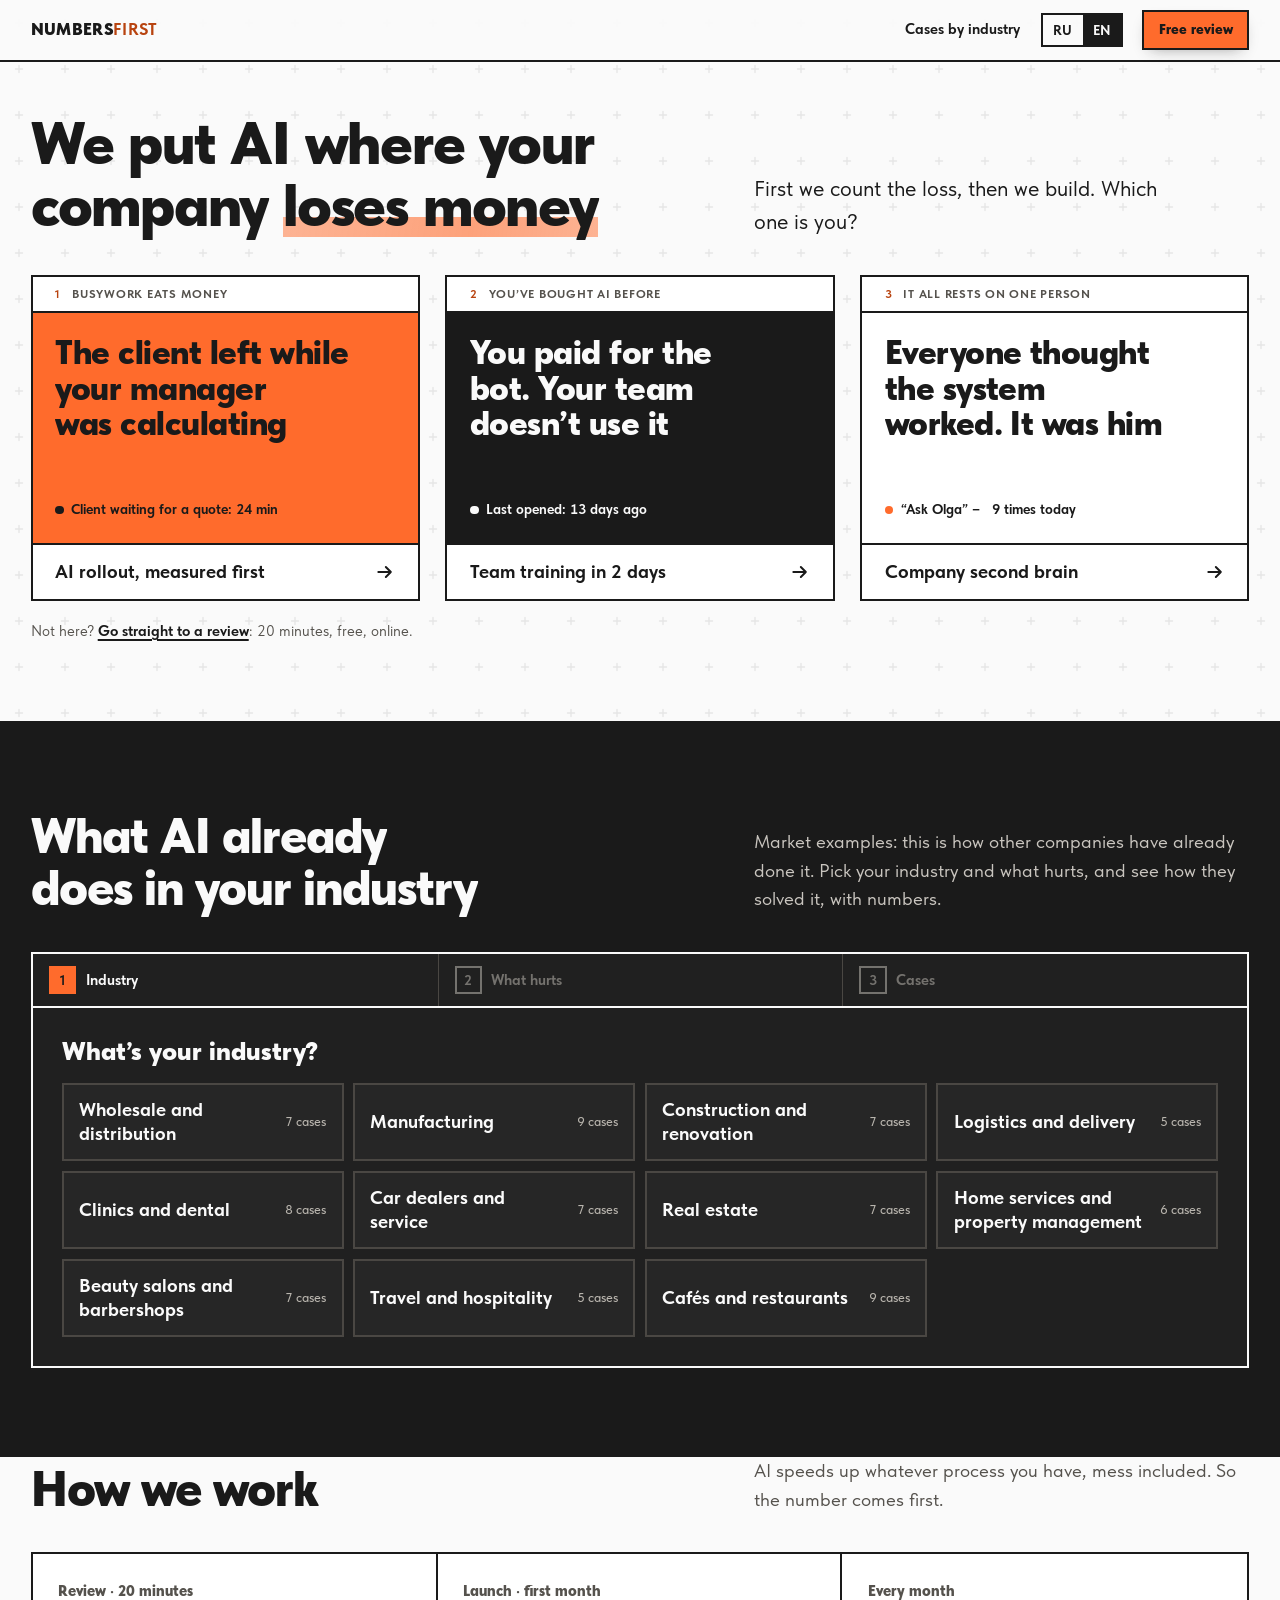
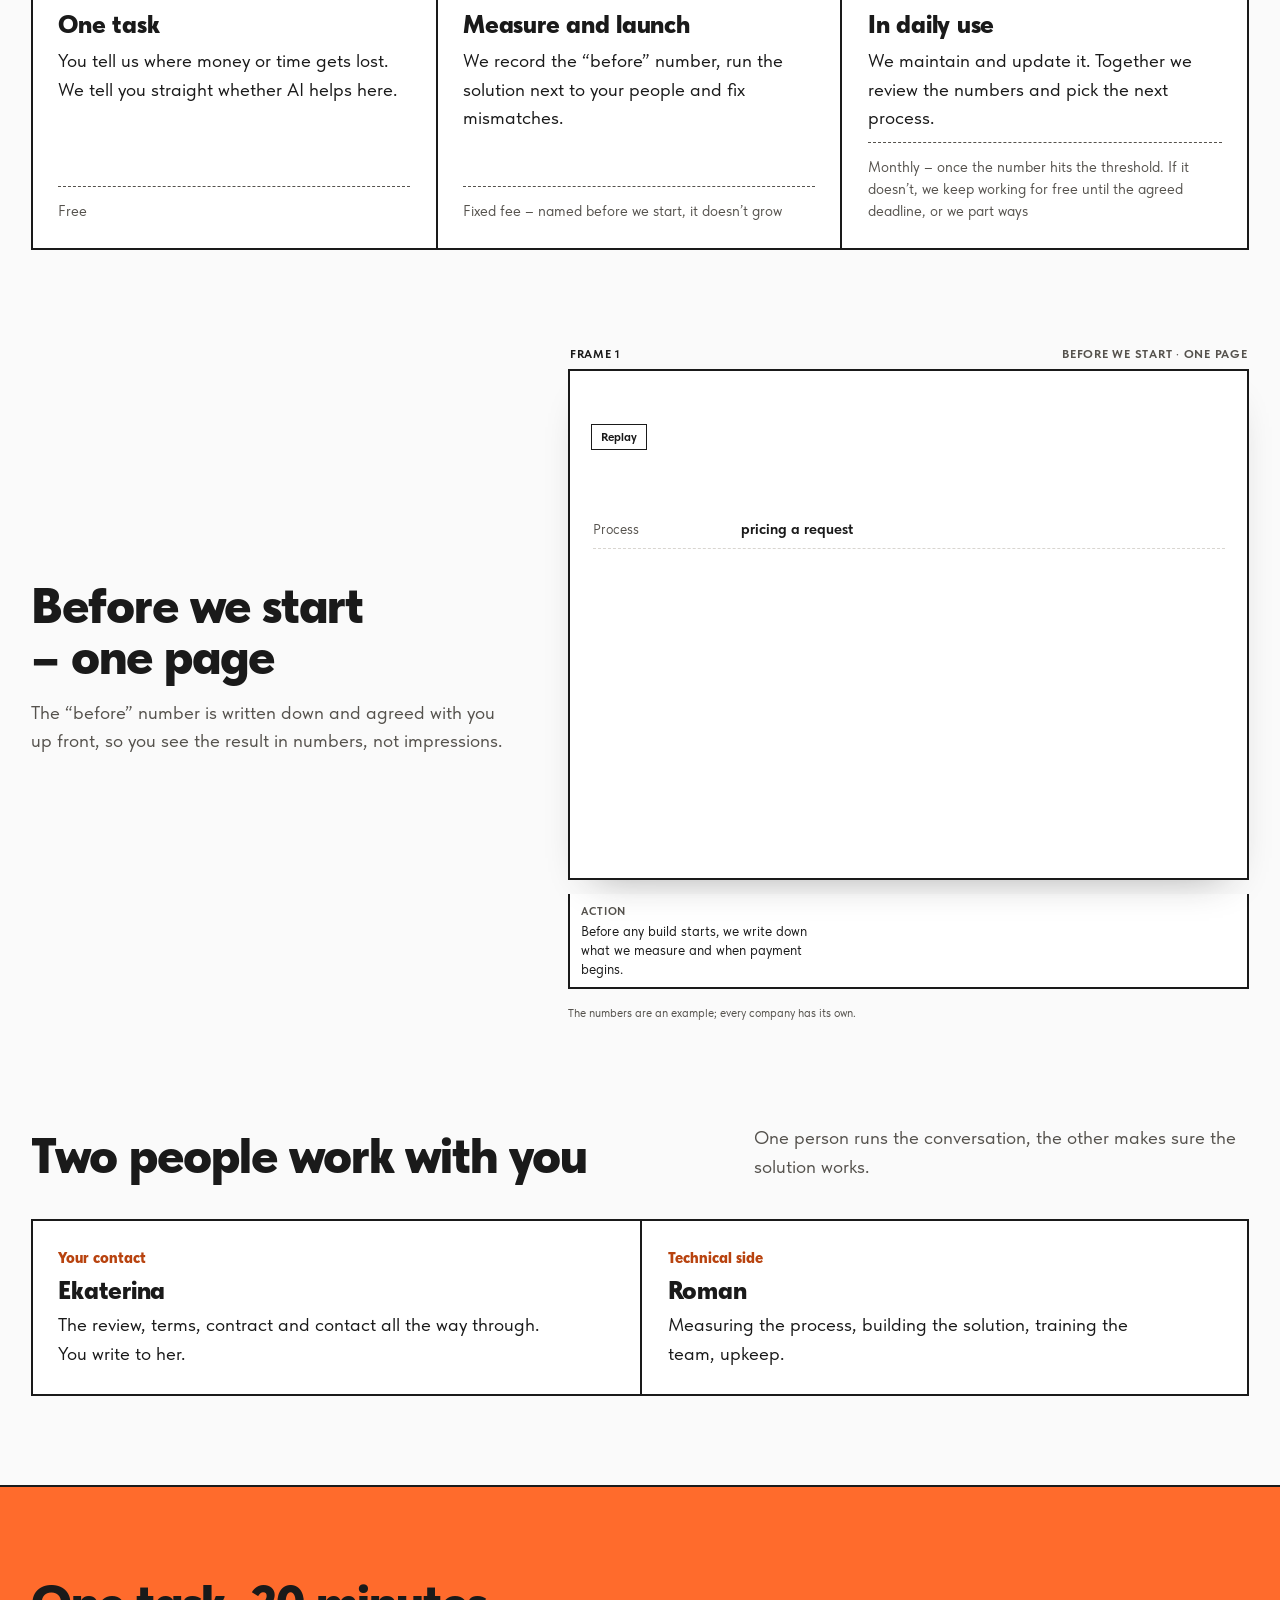
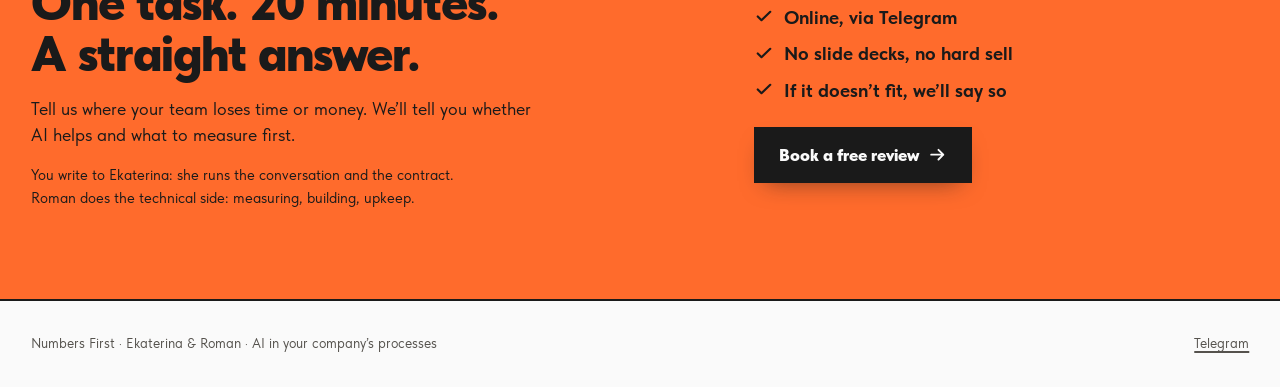
<file: glavnaya-b.html>
<!doctype html>
<html lang="ru" data-lang="ru"
  data-title-ru="Сначала цифра, потом ИИ – решения для собственников бизнеса"
  data-title-en="Numbers first, then AI – solutions for business owners">
<head>
<meta charset="utf-8">
<meta name="viewport" content="width=device-width, initial-scale=1">
<meta name="robots" content="noindex, nofollow">
<!-- Вариант главной для сравнения (21.11.2026): первый экран – фраза и три ситуации. Живая главная – index.html. -->
<title>Сначала цифра, потом ИИ – решения для собственников бизнеса</title>
<meta name="description" content="Внедряем ИИ в процессы компании и учим команду работать с ним. Цифру «до» записываем до старта. Запуск – фиксированная сумма, дальше помесячно, только когда цифра дошла до порога.">
<link rel="preload" href="fonts/TildaSans-Black.ttf" as="font" type="font/ttf" crossorigin>
<link rel="stylesheet" href="assets/site.css">
<link rel="stylesheet" href="assets/hero-b.css">
</head>
<body>
<svg width="0" height="0" style="position:absolute" aria-hidden="true">
  <symbol id="i-arrow" viewBox="0 0 24 24"><path d="M4 12h15M13 6l6 6-6 6" fill="none" stroke="currentColor" stroke-width="2.4" stroke-linecap="round" stroke-linejoin="round"/></symbol>
  <symbol id="i-check" viewBox="0 0 24 24"><path d="M4.5 12.5l4.5 4.5L19.5 7" fill="none" stroke="currentColor" stroke-width="2.6" stroke-linecap="round" stroke-linejoin="round"/></symbol>
  <symbol id="i-replay" viewBox="0 0 24 24"><path d="M4 12a8 8 0 1 0 2.4-5.7M4 4v4.5h4.5" fill="none" stroke="currentColor" stroke-width="2.2" stroke-linecap="round" stroke-linejoin="round"/></symbol>
</svg>

<header class="top">
  <div class="wrap">
    <a class="logo" href="index.html"><span lang="ru">СНАЧАЛА<b>ЦИФРА</b></span><span lang="en">NUMBERS<b>FIRST</b></span></a>
    <span class="spacer"></span>
    <a class="navlink" href="#cases"><span lang="ru">Кейсы по отраслям</span><span lang="en">Cases by industry</span></a>
    <div class="lang" role="group" aria-label="Язык / Language">
      <button type="button" data-set="ru" aria-pressed="true">RU</button>
      <button type="button" data-set="en" aria-pressed="false">EN</button>
    </div>
    <a class="btn small" href="#contact"><span lang="ru">Разбор</span><span lang="en">Free review</span></a>
  </div>
</header>

<main id="top">
  <section class="hero-b">
    <div class="wrap">
      <div class="hb-head">
        <h1>
          <span lang="ru">Ставим ИИ туда, где компания <span class="hl">теряет&nbsp;деньги</span></span>
          <span lang="en">We put AI where your company <span class="hl">loses&nbsp;money</span></span>
        </h1>
        <p class="lead">
          <span lang="ru">Сначала считаем, сколько теряете, потом внедряем. Что из этого про вас?</span>
          <span lang="en">First we count the loss, then we build. Which one is you?</span>
        </p>
      </div>
      <div class="sits">
        <a class="sit reveal" href="vnedrenie.html">
          <div class="slug"><span class="fno">1</span><span lang="ru">Рутина ест деньги</span><span lang="en">Busywork eats money</span></div>
          <div class="sit-pane mark">
            <b class="sit-big"><span lang="ru">Клиент ушёл, пока менеджер считал</span><span lang="en">The client left while your manager was calculating</span></b>
            <span class="live" data-to="47"><span lang="ru">Клиент ждёт расчёт: <i class="n">0</i> мин</span><span lang="en">Client waiting for a quote: <i class="n">0</i> min</span></span>
          </div>
          <span class="sit-sol"><span lang="ru">Внедрение ИИ с замером</span><span lang="en">AI rollout, measured first</span><svg aria-hidden="true"><use href="#i-arrow"/></svg></span>
        </a>
        <a class="sit reveal" href="obuchenie.html" data-delay="120">
          <div class="slug"><span class="fno">2</span><span lang="ru">ИИ уже покупали</span><span lang="en">You’ve bought AI before</span></div>
          <div class="sit-pane dark">
            <b class="sit-big"><span lang="ru">Бота сделали. Команда им не пользуется</span><span lang="en">You paid for the bot. Your team doesn’t use it</span></b>
            <span class="live" data-to="23"><span lang="ru">Последний раз открывали: <i class="n">0</i> дн. назад</span><span lang="en">Last opened: <i class="n">0</i> days ago</span></span>
          </div>
          <span class="sit-sol"><span lang="ru">Обучение команды за 2 дня</span><span lang="en">Team training in 2 days</span><svg aria-hidden="true"><use href="#i-arrow"/></svg></span>
        </a>
        <a class="sit reveal" href="vtoroy-mozg.html" data-delay="240">
          <div class="slug"><span class="fno">3</span><span lang="ru">Всё держится на одном</span><span lang="en">It all rests on one person</span></div>
          <div class="sit-pane paper">
            <b class="sit-big"><span lang="ru">Все думали, что работает система. А работал он</span><span lang="en">Everyone thought the system worked. It was him</span></b>
            <span class="live" data-to="14"><span lang="ru">«Спроси у Ольги» – <i class="n">0</i> раз за день</span><span lang="en">“Ask Olga” – <i class="n">0</i> times today</span></span>
          </div>
          <span class="sit-sol"><span lang="ru">Второй мозг компании</span><span lang="en">Company second brain</span><svg aria-hidden="true"><use href="#i-arrow"/></svg></span>
        </a>
      </div>
      <p class="note"><span lang="ru">Не нашли своё – <a href="#contact">сразу на разбор</a>: 20 минут, бесплатно, онлайн.</span><span lang="en">Not here? <a href="#contact">Go straight to a review</a>: 20 minutes, free, online.</span></p>
    </div>
  </section>

  <section class="calc cases" id="cases">
    <div class="wrap">
      <div class="sec-head">
        <h2><span lang="ru">Что ИИ уже делает в&nbsp;вашей отрасли</span><span lang="en">What AI already does in&nbsp;your industry</span></h2>
        <p><span lang="ru">Примеры с рынка: так это уже сделали другие компании. Выберите отрасль и что болит – покажем, как они это решили и с какими цифрами.</span><span lang="en">Market examples: this is how other companies have already done it. Pick your industry and what hurts, and see how they solved it, with numbers.</span></p>
      </div>
      <div class="quiz" data-step="1">
        <ol class="qsteps" aria-label="Шаги / Steps">
          <li><button type="button" data-go="1"><b>1</b><span lang="ru">Отрасль</span><span lang="en">Industry</span><em class="qpick" data-pick="ind"></em></button></li>
          <li><button type="button" data-go="2"><b>2</b><span lang="ru">Что болит</span><span lang="en">What hurts</span><em class="qpick" data-pick="pain"></em></button></li>
          <li><button type="button" data-go="3"><b>3</b><span lang="ru">Кейсы</span><span lang="en">Cases</span></button></li>
        </ol>
        <div class="qpanel" data-panel="1">
          <p class="qq"><span lang="ru">Какая у вас отрасль?</span><span lang="en">What’s your industry?</span></p>
          <div class="qgrid" data-list="ind"></div>
        </div>
        <div class="qpanel" data-panel="2" hidden>
          <p class="qq"><span lang="ru">Что сейчас больше всего мешает?</span><span lang="en">What gets in the way most right now?</span></p>
          <div class="qgrid qgrid-pains" data-list="pain"></div>
        </div>
        <div class="qpanel" data-panel="3" hidden>
          <p class="qq" data-title></p>
          <div class="qcases" data-list="cases" aria-live="polite"></div>
          <div class="qmore">
            <button type="button" class="btn ghost small" data-more><span lang="ru">Ещё 3 кейса</span><span lang="en">3 more cases</span></button>
            <button type="button" class="btn ghost small" data-go="1"><span lang="ru">Другая отрасль</span><span lang="en">Another industry</span></button>
            <a class="btn" href="https://t.me/aieseia"><span lang="ru">Хочу так же – на разбор</span><span lang="en">I want this – book a review</span><svg aria-hidden="true"><use href="#i-arrow"/></svg></a>
          </div>
        </div>
        <noscript><p class="qq">Кейсы открываются с включённым JavaScript. / Cases need JavaScript.</p></noscript>
      </div>
    </div>
  </section>

  <section style="padding-top:0">
    <div class="wrap">
      <div class="sec-head">
        <h2><span lang="ru">Как мы работаем</span><span lang="en">How we work</span></h2>
        <p><span lang="ru">ИИ ускоряет тот процесс, который у вас есть, беспорядок тоже. Поэтому сначала цифра.</span><span lang="en">AI speeds up whatever process you have, mess included. So the number comes first.</span></p>
      </div>
      <div class="sheet-steps">
        <div class="reveal">
          <span class="when"><span lang="ru">Разбор · 20 минут</span><span lang="en">Review · 20 minutes</span></span>
          <h3><span lang="ru">Одна задача</span><span lang="en">One task</span></h3>
          <p><span lang="ru">Вы рассказываете, где теряются деньги или время. Мы честно говорим, поможет ли тут ИИ.</span><span lang="en">You tell us where money or time gets lost. We tell you straight whether AI helps here.</span></p>
          <span class="pay"><span lang="ru">Бесплатно</span><span lang="en">Free</span></span>
        </div>
        <div class="reveal" data-delay="120">
          <span class="when"><span lang="ru">Запуск · первый месяц</span><span lang="en">Launch · first month</span></span>
          <h3><span lang="ru">Замер и запуск</span><span lang="en">Measure and launch</span></h3>
          <p><span lang="ru">Записываем цифру «до», запускаем решение рядом с вашими людьми, правим расхождения.</span><span lang="en">We record the “before” number, run the solution next to your people and fix mismatches.</span></p>
          <span class="pay"><span lang="ru">Фиксированная сумма – называем до старта, она не растёт</span><span lang="en">Fixed fee – named before we start, it doesn’t grow</span></span>
        </div>
        <div class="reveal" data-delay="240">
          <span class="when"><span lang="ru">Каждый месяц</span><span lang="en">Every month</span></span>
          <h3><span lang="ru">Решение в работе</span><span lang="en">In daily use</span></h3>
          <p><span lang="ru">Сопровождаем и обновляем. Вместе смотрим цифры и выбираем следующий процесс.</span><span lang="en">We maintain and update it. Together we review the numbers and pick the next process.</span></p>
          <span class="pay"><span lang="ru">Помесячно – когда цифра дошла до порога. Не дошла – дорабатываем бесплатно до срока из договора или расходимся</span><span lang="en">Monthly – once the number hits the threshold. If it doesn’t, we keep working for free until the agreed deadline, or we part ways</span></span>
        </div>
      </div>
    </div>
  </section>

  <section style="padding-top:0">
    <div class="wrap sign-sec">
      <div class="sec-head" style="display:block">
        <h2><span lang="ru">До старта – одна страница</span><span lang="en">Before we start – one page</span></h2>
        <p style="margin-top:1rem"><span lang="ru">Цифру «до» записываем и согласуем с вами заранее, поэтому результат видно в цифрах, а не в ощущениях.</span><span lang="en">The “before” number is written down and agreed with you up front, so you see the result in numbers, not impressions.</span></p>
      </div>
      <figure class="frame tall">
        <div class="slug"><span class="fno"><span lang="ru">Кадр 1</span><span lang="en">Frame 1</span></span><span lang="ru">До старта · одна страница</span><span lang="en">Before we start · one page</span></div>
        <div class="screen scene">
          <div class="pane deal">
            <div class="row" data-beat="200"><span lang="ru">Процесс</span><span lang="en">Process</span><b><span lang="ru">расчёт цены по заявке</span><span lang="en">pricing a request</span></b></div>
            <div class="row" data-beat="900"><span lang="ru">Сейчас</span><span lang="en">Today</span><b class="num"><span lang="ru">47 мин на заявку</span><span lang="en">47 min per request</span></b></div>
            <div class="row" data-beat="1600"><span lang="ru">Порог</span><span lang="en">Threshold</span><b class="num"><span lang="ru">80&nbsp;% совпадений с ручным расчётом</span><span lang="en">80&nbsp;% match with the manual quote</span></b></div>
            <div class="row" data-beat="2300"><span lang="ru">Оплата</span><span lang="en">Payment</span><b><span lang="ru">запуск – фикс, дальше помесячно после порога</span><span lang="en">launch – fixed, then monthly after the threshold</span></b></div>
            <div class="row sign" data-beat="3000"><span lang="ru">Подпись собственника</span><span lang="en">Owner’s signature</span>
              <span class="sigline">
                <span class="sigpad" role="img" aria-label="Подпись / Signature">
                  <svg viewBox="0 0 160 48" preserveAspectRatio="none" aria-hidden="true"><path class="auto" pathLength="1" d="M6 34c6-14 14-26 18-22s-6 26-2 28 12-22 18-24 0 18 6 18 10-16 16-16 2 12 8 12 8-10 14-12 4 8 10 8 14-6 22-10M18 40c30-3 70-6 120-9"/><g class="mine"></g></svg>
                </span>
                <b class="ok"><svg aria-hidden="true"><use href="#i-check"/></svg></b>
                <span class="sighint"><span lang="ru">Распишитесь сами</span><span lang="en">Try signing it</span></span>
              </span>
            </div>
          </div>
          <button class="replay" type="button"><span lang="ru">Повторить</span><span lang="en">Replay</span></button>
        </div>
        <dl class="dir">
          <div><dt lang="ru">Действие</dt><dt lang="en">Action</dt><dd lang="ru">До первой строчки кода записываем, что измеряем и когда начинается оплата.</dd><dd lang="en">Before any build starts, we write down what we measure and when payment begins.</dd></div>
        </dl>
        <p class="synthetic"><span lang="ru">Цифры – пример, у каждой компании свои.</span><span lang="en">The numbers are an example; every company has its own.</span></p>
      </figure>
    </div>
  </section>

  <section style="padding-top:0">
    <div class="wrap">
      <div class="sec-head">
        <h2><span lang="ru">С вами работают двое</span><span lang="en">Two people work with you</span></h2>
        <p><span lang="ru">Один человек ведёт разговор, другой отвечает за то, чтобы решение заработало.</span><span lang="en">One person runs the conversation, the other makes sure the solution works.</span></p>
      </div>
      <div class="team">
        <div class="reveal">
          <span class="when"><span lang="ru">Ваш контакт</span><span lang="en">Your contact</span></span>
          <h3><span lang="ru">Екатерина</span><span lang="en">Ekaterina</span></h3>
          <p><span lang="ru">Разбор, условия, договор, связь на всём пути. Пишете ей.</span><span lang="en">The review, terms, contract and contact all the way through. You write to her.</span></p>
        </div>
        <div class="reveal" data-delay="120">
          <span class="when"><span lang="ru">Техническая часть</span><span lang="en">Technical side</span></span>
          <h3><span lang="ru">Роман</span><span lang="en">Roman</span></h3>
          <p><span lang="ru">Замер процесса, сборка решения, обучение команды, сопровождение.</span><span lang="en">Measuring the process, building the solution, training the team, upkeep.</span></p>
        </div>
      </div>
    </div>
  </section>

  <section class="final" id="contact">
    <div class="wrap">
      <div>
        <h2><span lang="ru">Одна задача. 20&nbsp;минут. Честный ответ.</span><span lang="en">One task. 20&nbsp;minutes. A straight answer.</span></h2>
        <p><span lang="ru">Расскажите, на чём команда теряет время или деньги. Скажем, поможет ли ИИ и что замерить первым.</span><span lang="en">Tell us where your team loses time or money. We’ll tell you whether AI helps and what to measure first.</span></p>
        <p class="duo"><span lang="ru">Пишете Екатерине: она ведёт разговор и договор. Техническую часть делает Роман: замер, сборка, сопровождение.</span><span lang="en">You write to Ekaterina: she runs the conversation and the contract. Roman does the technical side: measuring, building, upkeep.</span></p>
      </div>
      <div>
        <ul>
          <li><svg aria-hidden="true"><use href="#i-check"/></svg><span lang="ru">Онлайн, в Telegram</span><span lang="en">Online, via Telegram</span></li>
          <li><svg aria-hidden="true"><use href="#i-check"/></svg><span lang="ru">Без презентаций и продаж в лоб</span><span lang="en">No slide decks, no hard sell</span></li>
          <li><svg aria-hidden="true"><use href="#i-check"/></svg><span lang="ru">Не подходит – так и скажем</span><span lang="en">If it doesn’t fit, we’ll say so</span></li>
        </ul>
        <p style="margin-top:1.4rem"><a class="btn" href="https://t.me/aieseia"><span lang="ru">Записаться на разбор</span><span lang="en">Book a free review</span><svg aria-hidden="true"><use href="#i-arrow"/></svg></a></p>
      </div>
    </div>
  </section>
</main>

<footer>
  <div class="wrap">
    <span><span lang="ru">Сначала цифра · Екатерина и Роман · ИИ в процессах компании</span><span lang="en">Numbers First · Ekaterina &amp; Roman · AI in your company’s processes</span></span>
    <span><a href="https://t.me/aieseia">Telegram</a></span>
  </div>
</footer>

<script src="assets/cases.js"></script>
<script src="assets/site.js"></script>
<script src="assets/hero-b.js"></script>
</body>
</html>
</file>
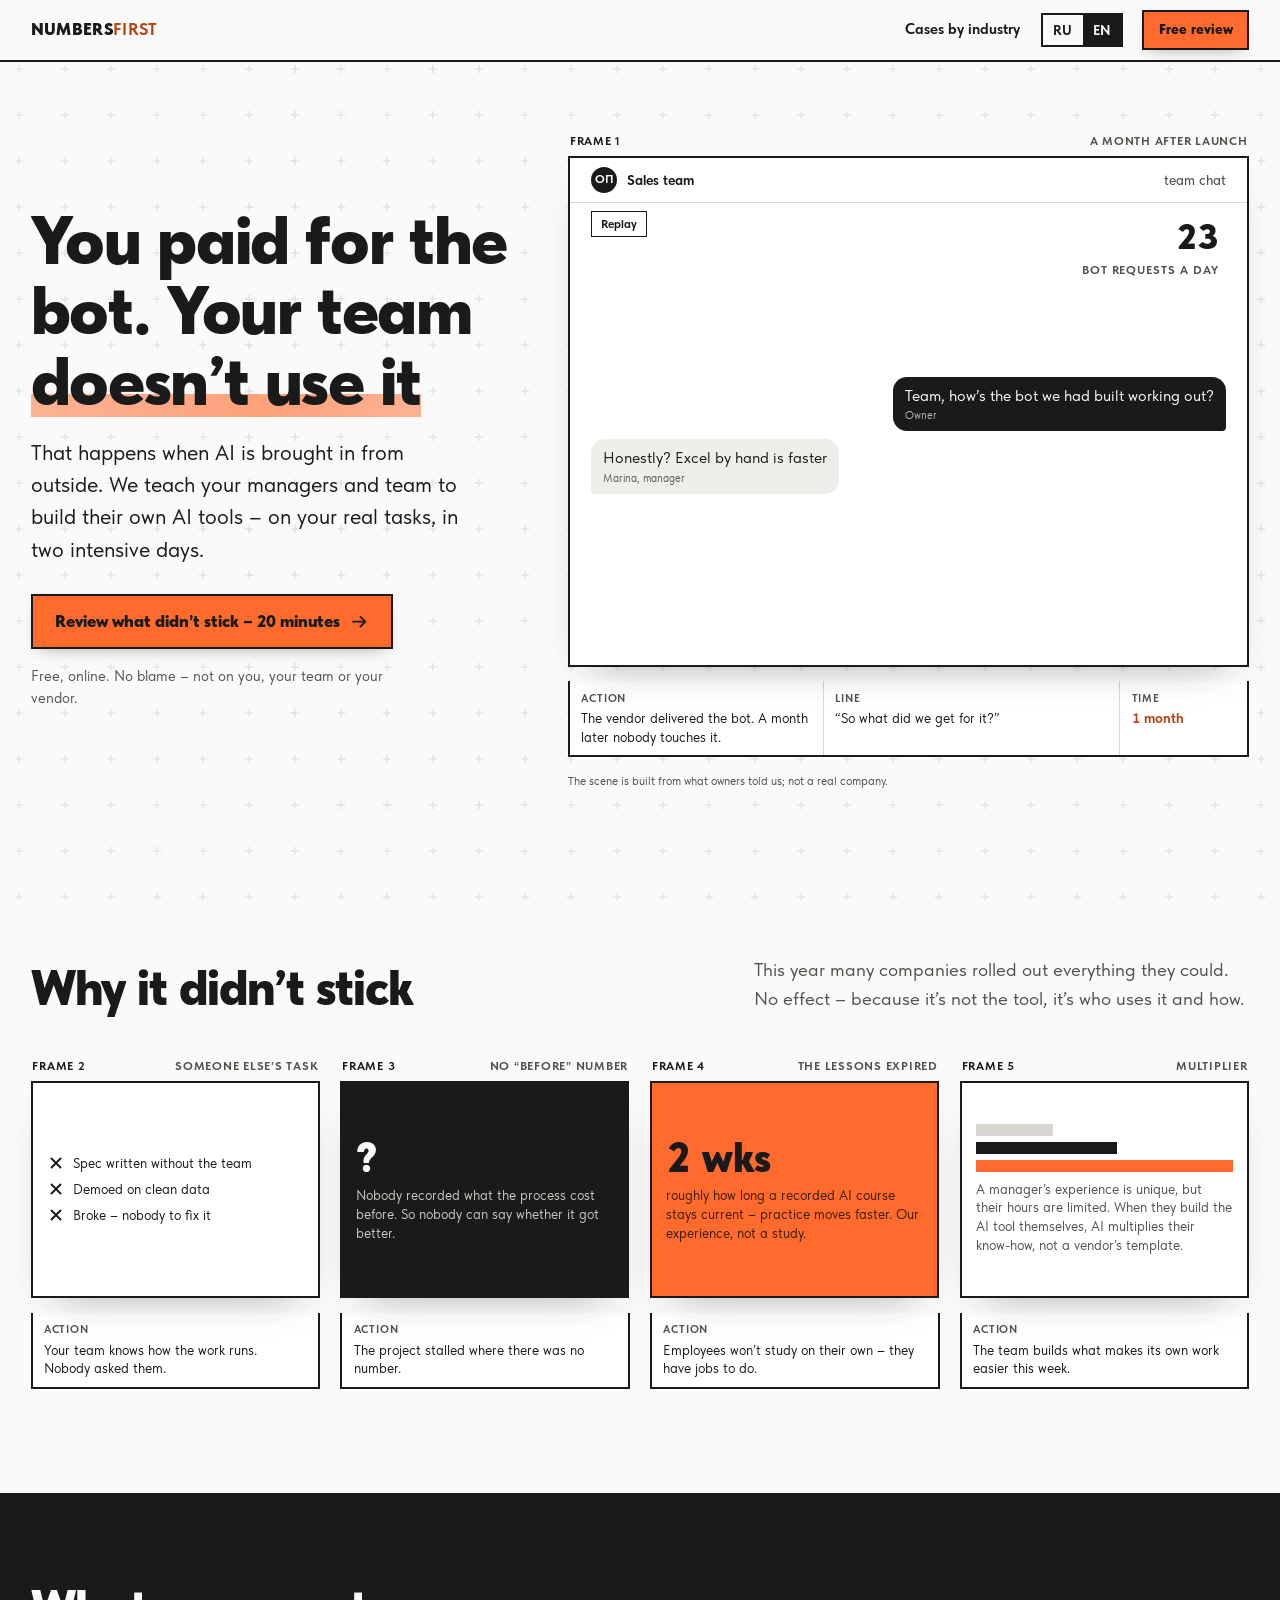
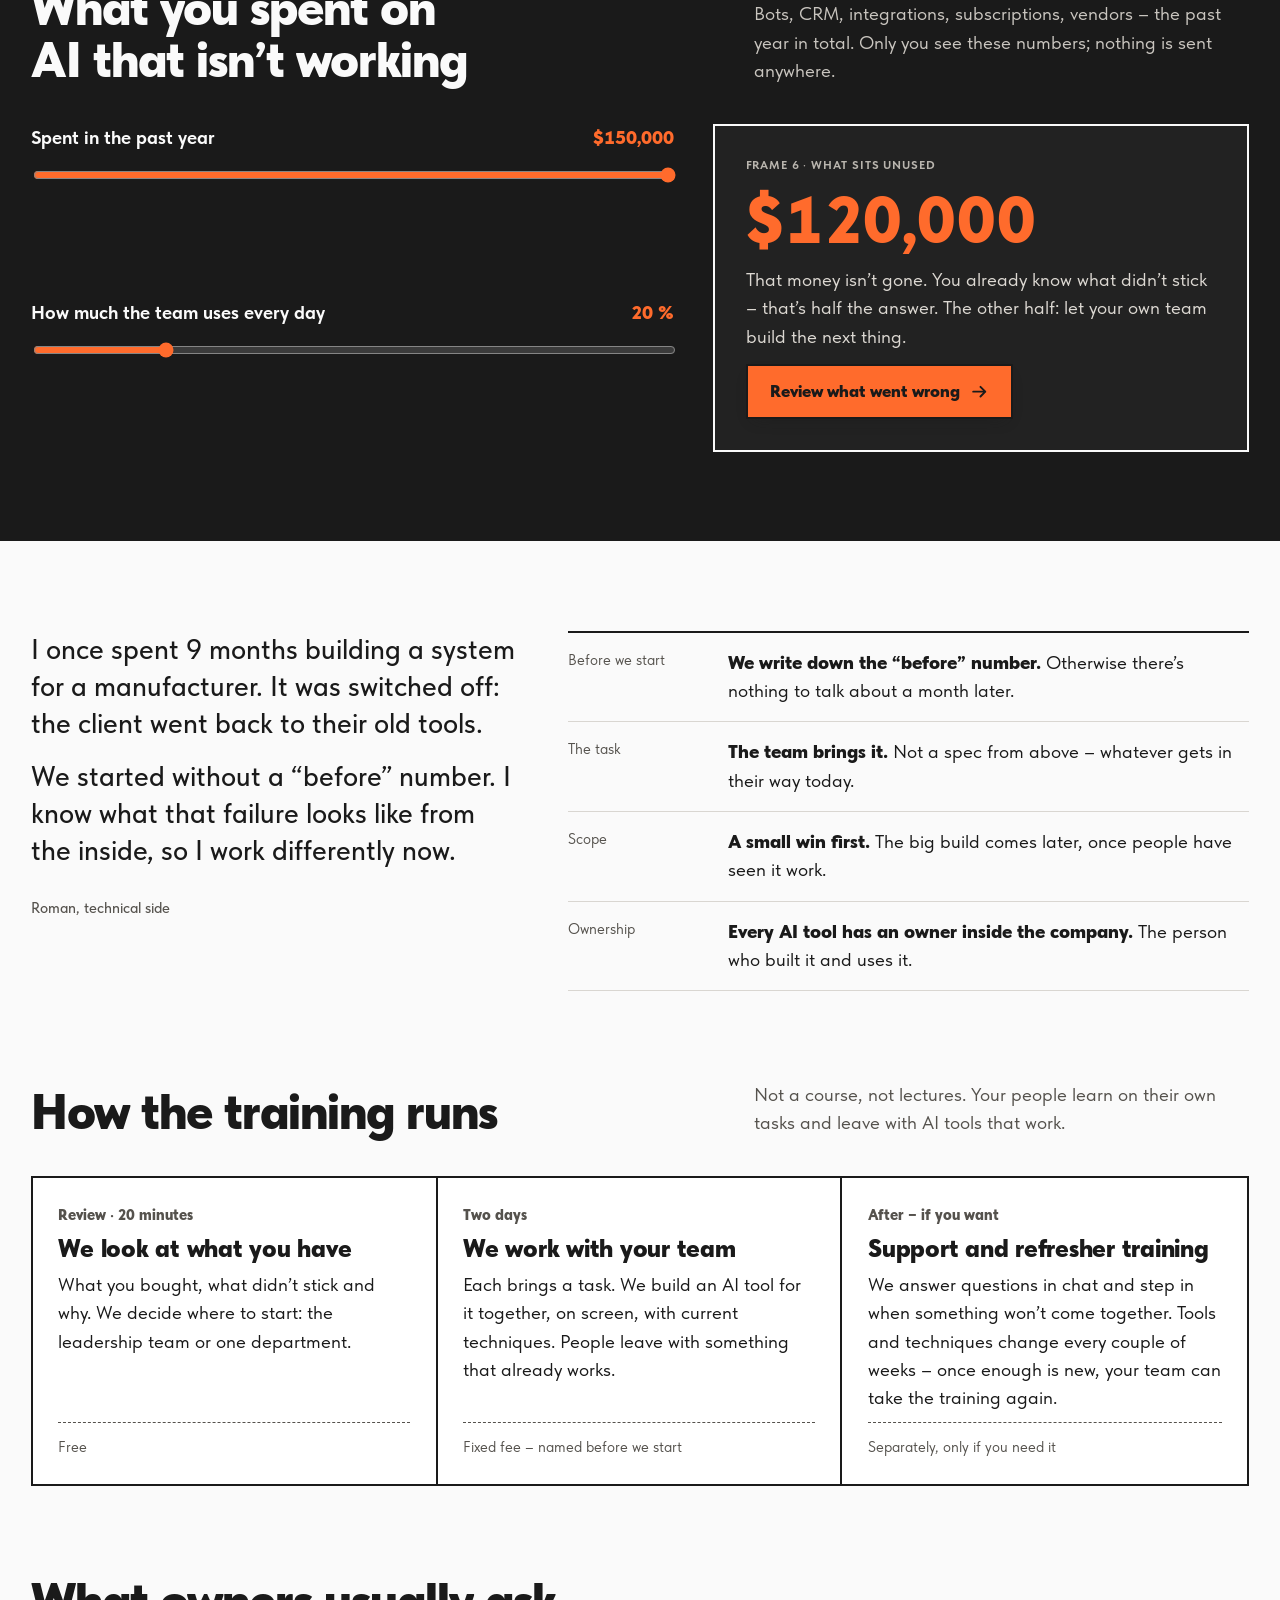
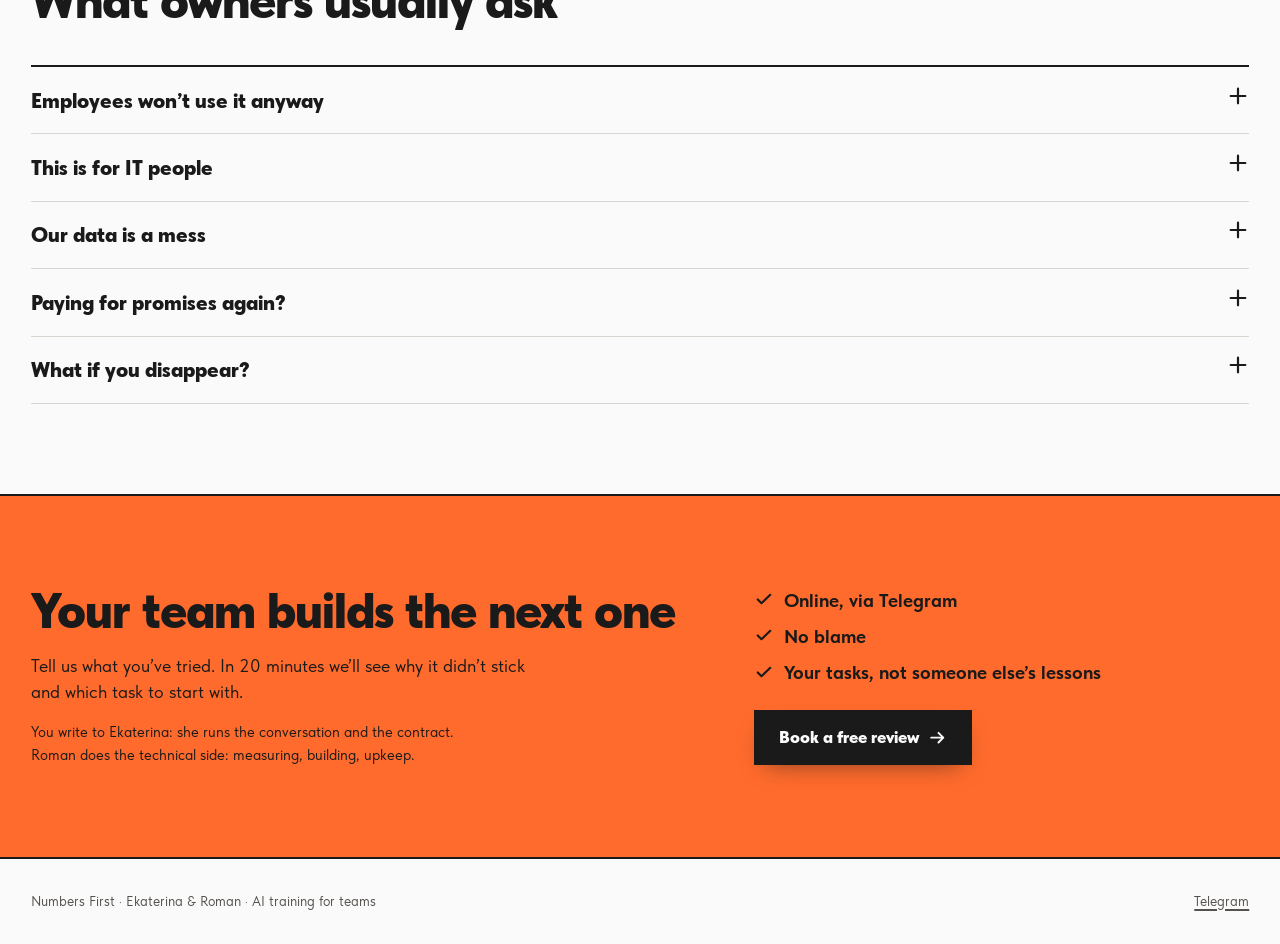
<file: obuchenie.html>
<!doctype html>
<html lang="ru" data-lang="ru"
  data-title-ru="Бота сделали, команда не пользуется – обучение команды ИИ | Сначала цифра"
  data-title-en="You paid for the bot, nobody uses it – AI training for your team | Numbers First">
<head>
<meta charset="utf-8">
<meta name="viewport" content="width=device-width, initial-scale=1">
<meta name="robots" content="noindex, nofollow">
<title>Бота сделали, команда не пользуется – обучение команды ИИ | Сначала цифра</title>
<meta name="description" content="Учим руководителей и команду собирать ИИ-инструменты самим, на своих задачах. Два дня работы с командой за фиксированную сумму. Сопровождение и повторное обучение – по желанию.">
<link rel="preload" href="fonts/TildaSans-Black.ttf" as="font" type="font/ttf" crossorigin>
<link rel="stylesheet" href="assets/site.css">
</head>
<body>
<svg width="0" height="0" style="position:absolute" aria-hidden="true">
  <symbol id="i-arrow" viewBox="0 0 24 24"><path d="M4 12h15M13 6l6 6-6 6" fill="none" stroke="currentColor" stroke-width="2.4" stroke-linecap="round" stroke-linejoin="round"/></symbol>
  <symbol id="i-check" viewBox="0 0 24 24"><path d="M4.5 12.5l4.5 4.5L19.5 7" fill="none" stroke="currentColor" stroke-width="2.6" stroke-linecap="round" stroke-linejoin="round"/></symbol>
  <symbol id="i-cross" viewBox="0 0 24 24"><path d="M6 6l12 12M18 6L6 18" fill="none" stroke="currentColor" stroke-width="2.6" stroke-linecap="round"/></symbol>
  <symbol id="i-plus" viewBox="0 0 24 24"><path d="M12 4v16M4 12h16" fill="none" stroke="currentColor" stroke-width="2.4" stroke-linecap="round"/></symbol>
</svg>

<header class="top">
  <div class="wrap">
    <a class="logo" href="index.html"><span lang="ru">СНАЧАЛА<b>ЦИФРА</b></span><span lang="en">NUMBERS<b>FIRST</b></span></a>
    <span class="spacer"></span>
    <a class="navlink" href="index.html#cases"><span lang="ru">Кейсы по отраслям</span><span lang="en">Cases by industry</span></a>
    <div class="lang" role="group" aria-label="Язык / Language">
      <button type="button" data-set="ru" aria-pressed="true">RU</button>
      <button type="button" data-set="en" aria-pressed="false">EN</button>
    </div>
    <a class="btn small" href="#contact">
      <span lang="ru">Разбор</span><span lang="en">Free review</span>
    </a>
  </div>
</header>

<main id="top">
  <section class="hero">
    <div class="wrap">
      <div>
        <h1>
          <span lang="ru">Бота сделали. Команда им <span class="hl">не&nbsp;пользуется</span></span>
          <span lang="en">You paid for the bot. Your team <span class="hl">doesn’t&nbsp;use&nbsp;it</span></span>
        </h1>
        <p class="lead">
          <span lang="ru">Так бывает, когда ИИ приносят снаружи. Мы учим ваших руководителей и команду собирать ИИ-инструменты самим – на ваших задачах, за два плотных дня.</span>
          <span lang="en">That happens when AI is brought in from outside. We teach your managers and team to build their own AI tools – on your real tasks, in two intensive days.</span>
        </p>
        <a class="btn" href="#contact">
          <span lang="ru">Разобрать, что не прижилось – 20 минут</span>
          <span lang="en">Review what didn’t stick – 20 minutes</span>
          <svg aria-hidden="true"><use href="#i-arrow"/></svg>
        </a>
        <p class="note">
          <span lang="ru">Бесплатно, онлайн. Виноватых не ищем – ни вас, ни команду, ни подрядчика.</span>
          <span lang="en">Free, online. No blame – not on you, your team or your vendor.</span>
        </p>
      </div>

      <figure class="frame tall">
        <div class="slug"><span class="fno"><span lang="ru">Кадр 1</span><span lang="en">Frame 1</span></span><span lang="ru">Через месяц после запуска</span><span lang="en">A month after launch</span></div>
        <div class="screen scene">
          <div class="chat">
            <div class="head"><span class="av">ОП</span><span lang="ru">Отдел продаж</span><span lang="en">Sales team</span><span class="st"><span lang="ru">чат команды</span><span lang="en">team chat</span></span></div>
            <div class="clock num" data-mode="count" data-from="40" data-to="0" data-start="1200" data-dur="4200">
              <svg class="ring" viewBox="0 0 140 70" preserveAspectRatio="none" aria-hidden="true"><path d="M70 4C30 2 4 14 6 36s34 32 70 30 60-12 58-34S104 2 62 6"/></svg>
              <span class="face">40</span>
              <span class="lbl"><span lang="ru">запросов к боту в день</span><span lang="en">bot requests a day</span></span>
            </div>
            <div class="msg out" data-beat="200"><span lang="ru">Коллеги, как вам бот, которого нам сделали?</span><span lang="en">Team, how’s the bot we had built working out?</span><small><span lang="ru">Собственник</span><span lang="en">Owner</span></small></div>
            <div class="msg" data-beat="1500"><span lang="ru">Честно? Быстрее руками в Excel</span><span lang="en">Honestly? Excel by hand is faster</span><small><span lang="ru">Марина, менеджер</span><span lang="en">Marina, manager</span></small></div>
            <div class="msg" data-beat="2900"><span lang="ru">Он вчера клиенту старую цену назвал</span><span lang="en">Yesterday it quoted a client last year’s price</span><small><span lang="ru">Олег, продажи</span><span lang="en">Oleg, sales</span></small></div>
            <div class="msg sys" data-beat="4300"><span lang="ru">команда вернулась в WhatsApp и Excel</span><span lang="en">the team is back on WhatsApp and Excel</span></div>
            <div class="msg out" data-beat="5600"><span lang="ru">И что это нам дало?</span><span lang="en">So what did we get for it?</span></div>
          </div>
          <button class="replay" type="button"><span lang="ru">Повторить</span><span lang="en">Replay</span></button>
        </div>
        <dl class="dir">
          <div><dt lang="ru">Действие</dt><dt lang="en">Action</dt><dd lang="ru">Подрядчик сдал бота. Через месяц им никто не пользуется.</dd><dd lang="en">The vendor delivered the bot. A month later nobody touches it.</dd></div>
          <div><dt lang="ru">Реплика</dt><dt lang="en">Line</dt><dd lang="ru">«И что это нам дало?»</dd><dd lang="en">“So what did we get for it?”</dd></div>
          <div><dt lang="ru">Время</dt><dt lang="en">Time</dt><dd class="t num" lang="ru">1 мес.</dd><dd class="t num" lang="en">1 month</dd></div>
        </dl>
        <p class="synthetic"><span lang="ru">Сцена собрана из слов собственников, это не реальная компания.</span><span lang="en">The scene is built from what owners told us; not a real company.</span></p>
      </figure>
    </div>
  </section>

  <section>
    <div class="wrap">
      <div class="sec-head">
        <h2><span lang="ru">Почему не прижилось</span><span lang="en">Why it didn’t stick</span></h2>
        <p><span lang="ru">За этот год многие внедрили всё, что могли. Эффекта нет, потому что дело не в инструменте, а в том, кто и как им пользуется.</span><span lang="en">This year many companies rolled out everything they could. No effect – because it’s not the tool, it’s who uses it and how.</span></p>
      </div>
      <div class="strip">
        <figure class="frame reveal">
          <div class="slug"><span class="fno"><span lang="ru">Кадр 2</span><span lang="en">Frame 2</span></span><span lang="ru">Чужая задача</span><span lang="en">Someone else’s task</span></div>
          <div class="screen"><div class="pane">
            <div class="tick"><svg aria-hidden="true"><use href="#i-cross"/></svg><span lang="ru">ТЗ писали без команды</span><span lang="en">Spec written without the team</span></div>
            <div class="tick"><svg aria-hidden="true"><use href="#i-cross"/></svg><span lang="ru">Показали на чистых данных</span><span lang="en">Demoed on clean data</span></div>
            <div class="tick"><svg aria-hidden="true"><use href="#i-cross"/></svg><span lang="ru">Сломалось – чинить некому</span><span lang="en">Broke – nobody to fix it</span></div>
          </div></div>
          <dl class="dir">
            <div><dt lang="ru">Действие</dt><dt lang="en">Action</dt><dd lang="ru">Как устроена работа, знает команда. Её не спросили.</dd><dd lang="en">Your team knows how the work runs. Nobody asked them.</dd></div>
          </dl>
        </figure>
        <figure class="frame reveal" data-delay="120">
          <div class="slug"><span class="fno"><span lang="ru">Кадр 3</span><span lang="en">Frame 3</span></span><span lang="ru">Нет цифры «до»</span><span lang="en">No “before” number</span></div>
          <div class="screen"><div class="pane dark">
            <div class="big">?</div>
            <div class="cap"><span lang="ru">Сколько процесс стоил до внедрения, никто не записал. Поэтому нельзя сказать, стало ли лучше.</span><span lang="en">Nobody recorded what the process cost before. So nobody can say whether it got better.</span></div>
          </div></div>
          <dl class="dir">
            <div><dt lang="ru">Действие</dt><dt lang="en">Action</dt><dd lang="ru">Проект остановился там, где не было цифры.</dd><dd lang="en">The project stalled where there was no number.</dd></div>
          </dl>
        </figure>
        <figure class="frame reveal" data-delay="240">
          <div class="slug"><span class="fno"><span lang="ru">Кадр 4</span><span lang="en">Frame 4</span></span><span lang="ru">Уроки устарели</span><span lang="en">The lessons expired</span></div>
          <div class="screen"><div class="pane mark">
            <div class="big num"><span lang="ru">2&nbsp;нед.</span><span lang="en">2&nbsp;wks</span></div>
            <div class="cap"><span lang="ru">примерно столько живёт записанный курс по ИИ: практика меняется быстрее. Это наш опыт, не исследование.</span><span lang="en">roughly how long a recorded AI course stays current – practice moves faster. Our experience, not a study.</span></div>
          </div></div>
          <dl class="dir">
            <div><dt lang="ru">Действие</dt><dt lang="en">Action</dt><dd lang="ru">Сотрудник сам учиться не пойдёт: у него своя работа.</dd><dd lang="en">Employees won’t study on their own – they have jobs to do.</dd></div>
          </dl>
        </figure>
        <figure class="frame reveal" data-delay="360">
          <div class="slug"><span class="fno"><span lang="ru">Кадр 5</span><span lang="en">Frame 5</span></span><span lang="ru">Множитель</span><span lang="en">Multiplier</span></div>
          <div class="screen"><div class="pane">
            <div class="bars" aria-hidden="true"><i class="g" style="width:30%"></i><i style="width:55%"></i><i class="m" style="width:100%"></i></div>
            <div class="cap"><span lang="ru">Опыт руководителя уникален, но сил у него не бесконечно. Когда он сам собирает ИИ-инструмент, ИИ умножает его опыт, а не чужой шаблон.</span><span lang="en">A manager’s experience is unique, but their hours are limited. When they build the AI tool themselves, AI multiplies their know-how, not a vendor’s template.</span></div>
          </div></div>
          <dl class="dir">
            <div><dt lang="ru">Действие</dt><dt lang="en">Action</dt><dd lang="ru">Команда собирает то, что упрощает её работу уже на этой неделе.</dd><dd lang="en">The team builds what makes its own work easier this week.</dd></div>
          </dl>
        </figure>
      </div>
    </div>
  </section>

  <section class="calc" id="calc">
    <div class="wrap">
      <div class="sec-head">
        <h2><span lang="ru">Сколько ушло на ИИ, который не работает</span><span lang="en">What you spent on AI that isn’t working</span></h2>
        <p><span lang="ru">Боты, CRM, интеграции, подписки, подрядчики – всё за последний год. Цифры видите только вы, мы их никуда не отправляем.</span><span lang="en">Bots, CRM, integrations, subscriptions, vendors – the past year in total. Only you see these numbers; nothing is sent anywhere.</span></p>
      </div>
      <div class="calc-grid">
        <form class="fields" onsubmit="return false">
          <div class="field">
            <label for="spent"><span><span lang="ru">Потратили за год</span><span lang="en">Spent in the past year</span></span><output id="spent-o" class="num"></output></label>
            <input id="spent" type="range" min="0" max="10000000" step="50000" value="1500000">
          </div>
          <div class="field">
            <label for="used"><span><span lang="ru">Сколько из этого команда использует каждый день</span><span lang="en">How much the team uses every day</span></span><output id="used-o" class="num">20 %</output></label>
            <input id="used" type="range" min="0" max="100" step="5" value="20">
          </div>
        </form>
        <div class="result" aria-live="polite">
          <span class="slug"><span lang="ru">Кадр 6 · что лежит без дела</span><span lang="en">Frame 6 · what sits unused</span></span>
          <div class="sum num" id="idle">0</div>
          <p><span lang="ru">Это не пропавшие деньги. Вы уже знаете, что не прижилось, – это половина ответа. Вторая половина – чтобы следующее собрала ваша команда.</span><span lang="en">That money isn’t gone. You already know what didn’t stick – that’s half the answer. The other half: let your own team build the next thing.</span></p>
          <a class="btn" href="#contact">
            <span lang="ru">Разобрать, что пошло не так</span><span lang="en">Review what went wrong</span>
            <svg aria-hidden="true"><use href="#i-arrow"/></svg>
          </a>
        </div>
      </div>
    </div>
  </section>

  <section>
    <div class="wrap story">
      <blockquote class="reveal">
        <p lang="ru">Я сам 9 месяцев делал систему для производства. Её выключили: заказчик вернулся к прежним инструментам.</p>
        <p lang="ru">Мы шли без цифры «до». Я знаю, как это выглядит изнутри, поэтому теперь работаю иначе.</p>
        <p lang="en">I once spent 9 months building a system for a manufacturer. It was switched off: the client went back to their old tools.</p>
        <p lang="en">We started without a “before” number. I know what that failure looks like from the inside, so I work differently now.</p>
        <span class="who"><span lang="ru">Роман, техническая часть</span><span lang="en">Roman, technical side</span></span>
      </blockquote>
      <ul class="lessons reveal" data-delay="120">
        <li><span lang="ru">До старта</span><span lang="en">Before we start</span><span><b lang="ru">Записываем цифру «до».</b><b lang="en">We write down the “before” number.</b> <span lang="ru">Иначе через месяц не о чем говорить.</span><span lang="en">Otherwise there’s nothing to talk about a month later.</span></span></li>
        <li><span lang="ru">Задача</span><span lang="en">The task</span><span><b lang="ru">Её приносит команда.</b><b lang="en">The team brings it.</b> <span lang="ru">Не ТЗ сверху, а то, что мешает работать сегодня.</span><span lang="en">Not a spec from above – whatever gets in their way today.</span></span></li>
        <li><span lang="ru">Масштаб</span><span lang="en">Scope</span><span><b lang="ru">Сначала маленькая победа.</b><b lang="en">A small win first.</b> <span lang="ru">Мамонта строим потом, когда люди увидели результат.</span><span lang="en">The big build comes later, once people have seen it work.</span></span></li>
        <li><span lang="ru">Хозяин</span><span lang="en">Ownership</span><span><b lang="ru">У каждого инструмента есть хозяин внутри компании.</b><b lang="en">Every AI tool has an owner inside the company.</b> <span lang="ru">Тот, кто его собрал и им пользуется.</span><span lang="en">The person who built it and uses it.</span></span></li>
      </ul>
    </div>
  </section>

  <section style="padding-top:0">
    <div class="wrap">
      <div class="sec-head">
        <h2><span lang="ru">Как идёт обучение</span><span lang="en">How the training runs</span></h2>
        <p><span lang="ru">Не курс и не лекции. Ваши люди учатся на своих задачах и уходят с работающими ИИ-инструментами.</span><span lang="en">Not a course, not lectures. Your people learn on their own tasks and leave with AI tools that work.</span></p>
      </div>
      <div class="sheet-steps">
        <div class="reveal">
          <span class="when"><span lang="ru">Разбор · 20 минут</span><span lang="en">Review · 20 minutes</span></span>
          <h3><span lang="ru">Смотрим, что уже есть</span><span lang="en">We look at what you have</span></h3>
          <p><span lang="ru">Что купили, что не прижилось и почему. Выбираем, с какой команды начать: руководители или одно направление.</span><span lang="en">What you bought, what didn’t stick and why. We decide where to start: the leadership team or one department.</span></p>
          <span class="pay"><span lang="ru">Бесплатно</span><span lang="en">Free</span></span>
        </div>
        <div class="reveal" data-delay="120">
          <span class="when"><span lang="ru">Два дня</span><span lang="en">Two days</span></span>
          <h3><span lang="ru">Работаем с вашей командой</span><span lang="en">We work with your team</span></h3>
          <p><span lang="ru">Каждый приносит свою задачу. Собираем под неё ИИ-инструмент вместе, на экране, с актуальными приёмами. Уходят с тем, что уже работает.</span><span lang="en">Each brings a task. We build an AI tool for it together, on screen, with current techniques. People leave with something that already works.</span></p>
          <span class="pay"><span lang="ru">Фиксированная сумма – называем до старта</span><span lang="en">Fixed fee – named before we start</span></span>
        </div>
        <div class="reveal" data-delay="240">
          <span class="when"><span lang="ru">Потом – по желанию</span><span lang="en">After – if you want</span></span>
          <h3><span lang="ru">Сопровождение и повторное обучение</span><span lang="en">Support and refresher training</span></h3>
          <p><span lang="ru">Отвечаем на вопросы в чате и помогаем, когда что-то не собирается. Инструменты и приёмы меняются каждые пару недель – когда накопится новое, можно пройти обучение ещё раз.</span><span lang="en">We answer questions in chat and step in when something won’t come together. Tools and techniques change every couple of weeks – once enough is new, your team can take the training again.</span></p>
          <span class="pay"><span lang="ru">Отдельно и только если нужно</span><span lang="en">Separately, only if you need it</span></span>
        </div>
      </div>
    </div>
  </section>

  <section style="padding-top:0">
    <div class="wrap">
      <div class="sec-head"><h2><span lang="ru">Что обычно спрашивают</span><span lang="en">What owners usually ask</span></h2></div>
      <div class="faq">
        <details>
          <summary><span lang="ru">Сотрудники всё равно не будут пользоваться</span><span lang="en">Employees won’t use it anyway</span><svg aria-hidden="true"><use href="#i-plus"/></svg></summary>
          <p lang="ru">Тем, что собрали сами под свою задачу, – будут. Поэтому начинаем с того, что упрощает их работу уже на этой неделе.</p>
          <p lang="en">They will use what they built for their own task. That’s why we start with whatever makes their work easier this week.</p>
        </details>
        <details>
          <summary><span lang="ru">Это для айтишников</span><span lang="en">This is for IT people</span><svg aria-hidden="true"><use href="#i-plus"/></svg></summary>
          <p lang="ru">Нет. Вайбкодинг – это когда вы словами объясняете, что нужно, а ИИ собирает. Ваши руководители знают свои процессы лучше любого подрядчика, им этого хватает.</p>
          <p lang="en">No. Vibe coding means you explain in plain words what you need and the AI builds it. Your managers know their processes better than any vendor – that’s enough.</p>
        </details>
        <details>
          <summary><span lang="ru">У нас бардак в данных</span><span lang="en">Our data is a mess</span><svg aria-hidden="true"><use href="#i-plus"/></svg></summary>
          <p lang="ru">Так у всех. Первым делом записываем, как устроен процесс. С этого начинается второй мозг компании – знание, на котором потом работает ИИ.</p>
          <p lang="en">Everyone’s is. First we write down how the process actually works. That’s the start of a company’s second brain – the knowledge your AI tools run on.</p>
        </details>
        <details>
          <summary><span lang="ru">Опять платить за обещание?</span><span lang="en">Paying for promises again?</span><svg aria-hidden="true"><use href="#i-plus"/></svg></summary>
          <p lang="ru">Нет. Обучение – два дня за фиксированную сумму, её называем до старта. Вы платите за два дня работы, а не за обещание: к концу у каждого руководителя работает инструмент под его задачу. Сопровождение после – отдельно и только если захотите.</p>
          <p lang="en">No. Training is two days for a fixed fee, named before we start. You pay for two days of work, not for a promise: by the end each manager has a working tool for their own task. Support afterwards is separate and only if you want it.</p>
        </details>
        <details>
          <summary><span lang="ru">А если вы пропадёте?</span><span lang="en">What if you disappear?</span><svg aria-hidden="true"><use href="#i-plus"/></svg></summary>
          <p lang="ru">Инструменты собирает ваша команда. Они остаются у вас и работают без нас.</p>
          <p lang="en">Your team builds the tools. They stay with you and keep working without us.</p>
        </details>
      </div>
    </div>
  </section>

  <section class="final" id="contact">
    <div class="wrap">
      <div>
        <h2><span lang="ru">Следующее соберёт ваша команда</span><span lang="en">Your team builds the next one</span></h2>
        <p><span lang="ru">Расскажите, что уже пробовали. За 20 минут разберём, почему не прижилось и с какой задачи начать.</span><span lang="en">Tell us what you’ve tried. In 20 minutes we’ll see why it didn’t stick and which task to start with.</span></p>
        <p class="duo"><span lang="ru">Пишете Екатерине: она ведёт разговор и договор. Техническую часть делает Роман: замер, сборка, сопровождение.</span><span lang="en">You write to Ekaterina: she runs the conversation and the contract. Roman does the technical side: measuring, building, upkeep.</span></p>
      </div>
      <div>
        <ul>
          <li><svg aria-hidden="true"><use href="#i-check"/></svg><span lang="ru">Онлайн, в Telegram</span><span lang="en">Online, via Telegram</span></li>
          <li><svg aria-hidden="true"><use href="#i-check"/></svg><span lang="ru">Без поиска виноватых</span><span lang="en">No blame</span></li>
          <li><svg aria-hidden="true"><use href="#i-check"/></svg><span lang="ru">На ваших задачах, а не на чужих уроках</span><span lang="en">Your tasks, not someone else’s lessons</span></li>
        </ul>
        <p style="margin-top:1.4rem"><a class="btn" href="https://t.me/aieseia"><span lang="ru">Записаться на разбор</span><span lang="en">Book a free review</span><svg aria-hidden="true"><use href="#i-arrow"/></svg></a></p>
      </div>
    </div>
  </section>
</main>

<footer>
  <div class="wrap">
    <span><span lang="ru">Сначала цифра · Екатерина и Роман · обучение команд работе с ИИ</span><span lang="en">Numbers First · Ekaterina &amp; Roman · AI training for teams</span></span>
    <span><a href="https://t.me/aieseia">Telegram</a></span>
  </div>
</footer>

<script src="assets/site.js"></script>
<script>
(function () {
  var spent = document.getElementById("spent"), used = document.getElementById("used");
  function presets(lang) {
    if (lang === "en") { spent.max = 150000; spent.step = 1000; if (+spent.value > 150000) spent.value = 20000; }
    else { spent.max = 10000000; spent.step = 50000; if (+spent.value <= 150000) spent.value = 1500000; }
  }
  function calc() {
    var lang = NB.lang();
    document.getElementById("spent-o").textContent = NB.money(+spent.value, lang);
    document.getElementById("used-o").textContent = used.value + " %";
    document.getElementById("idle").textContent = NB.money(+spent.value * (100 - +used.value) / 100, lang);
  }
  [spent, used].forEach(function (el) { el.addEventListener("input", calc); });
  NB.onLang(function (l) { presets(l); calc(); });
  presets(NB.lang()); calc();
})();
</script>
</body>
</html>
</file>
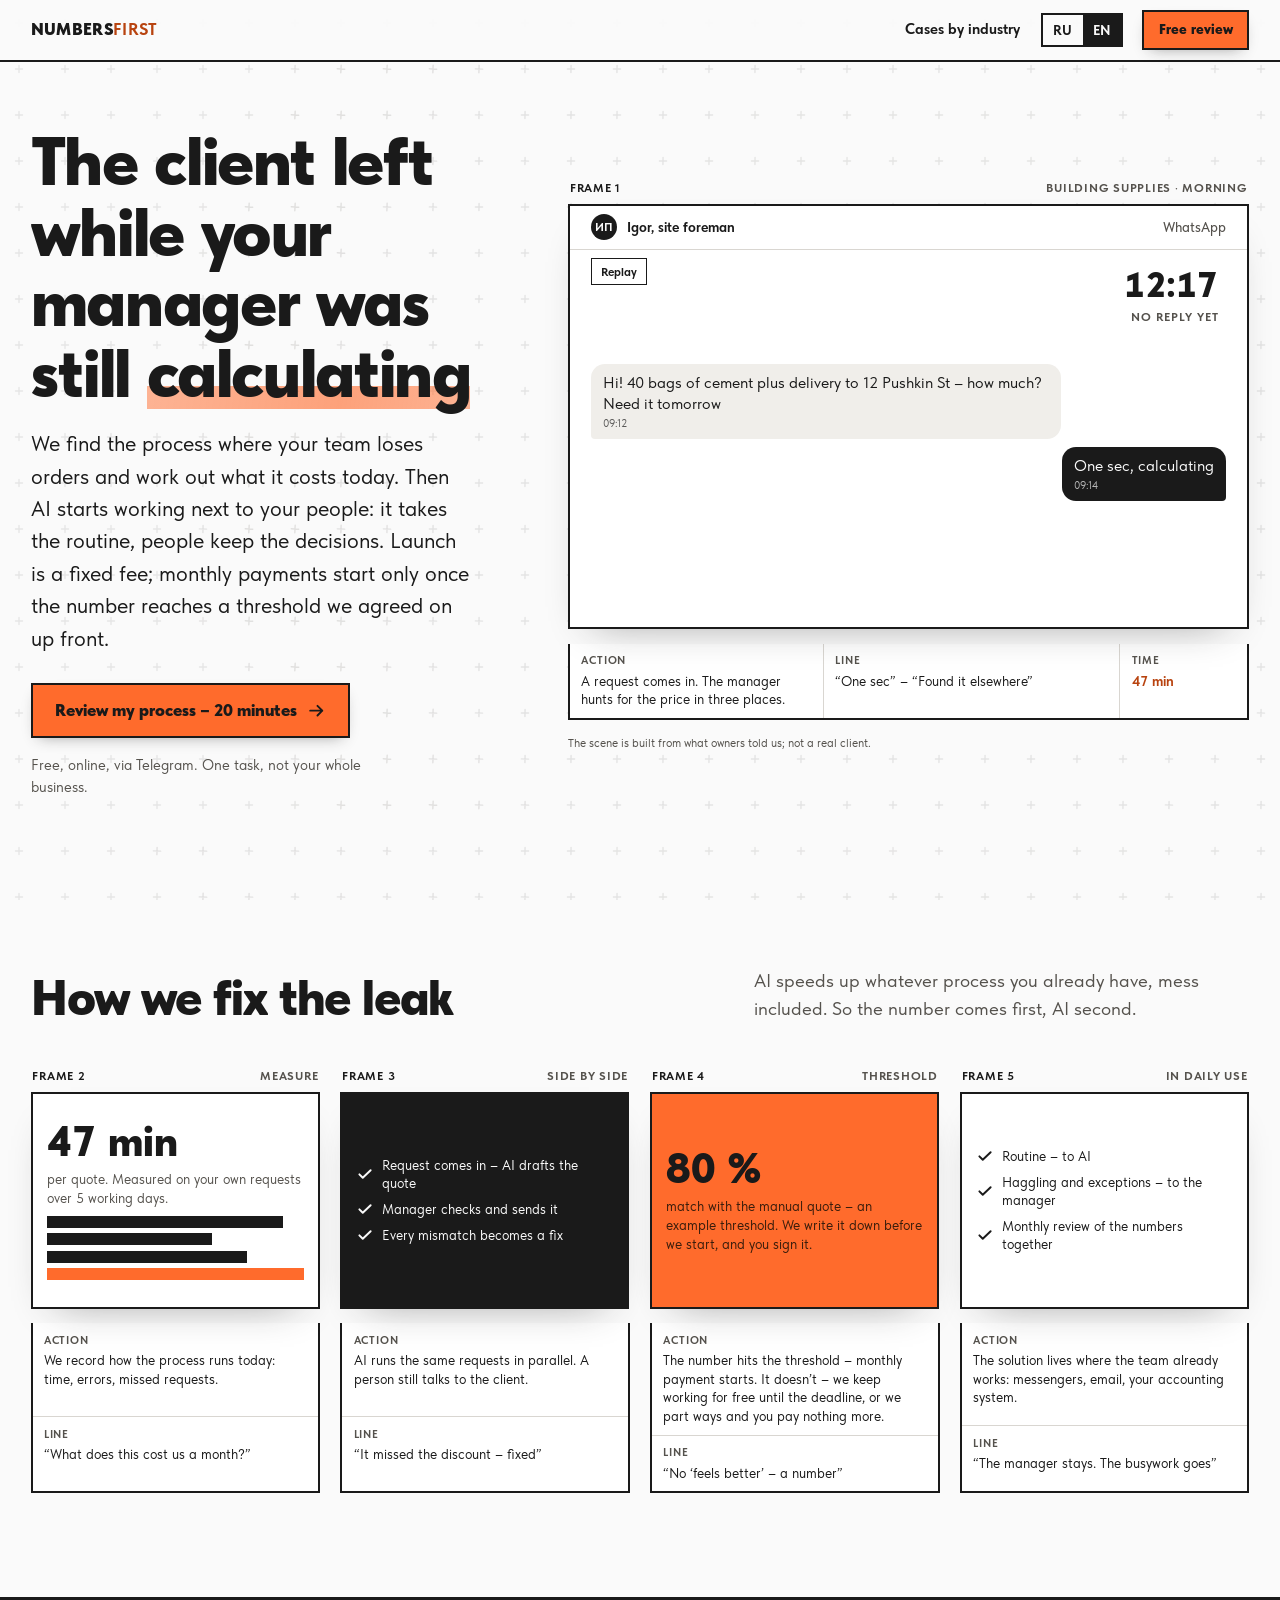
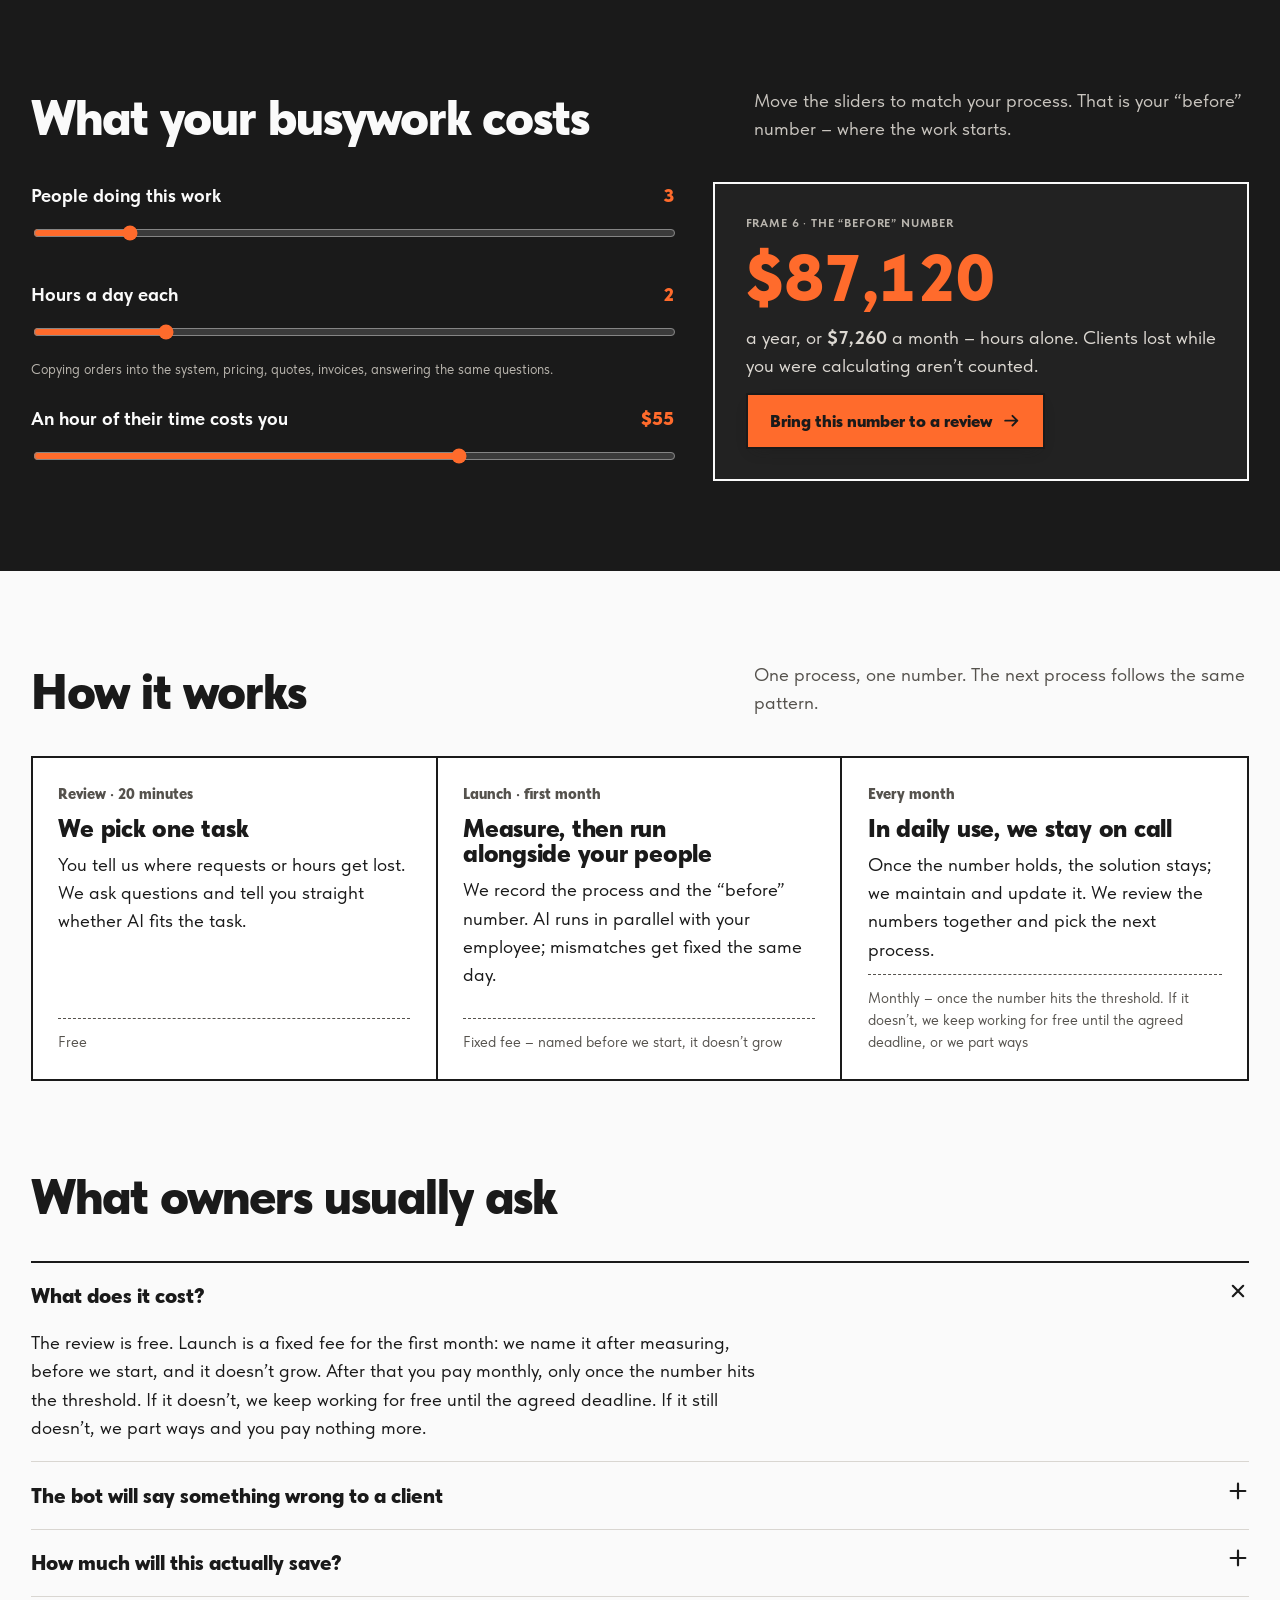
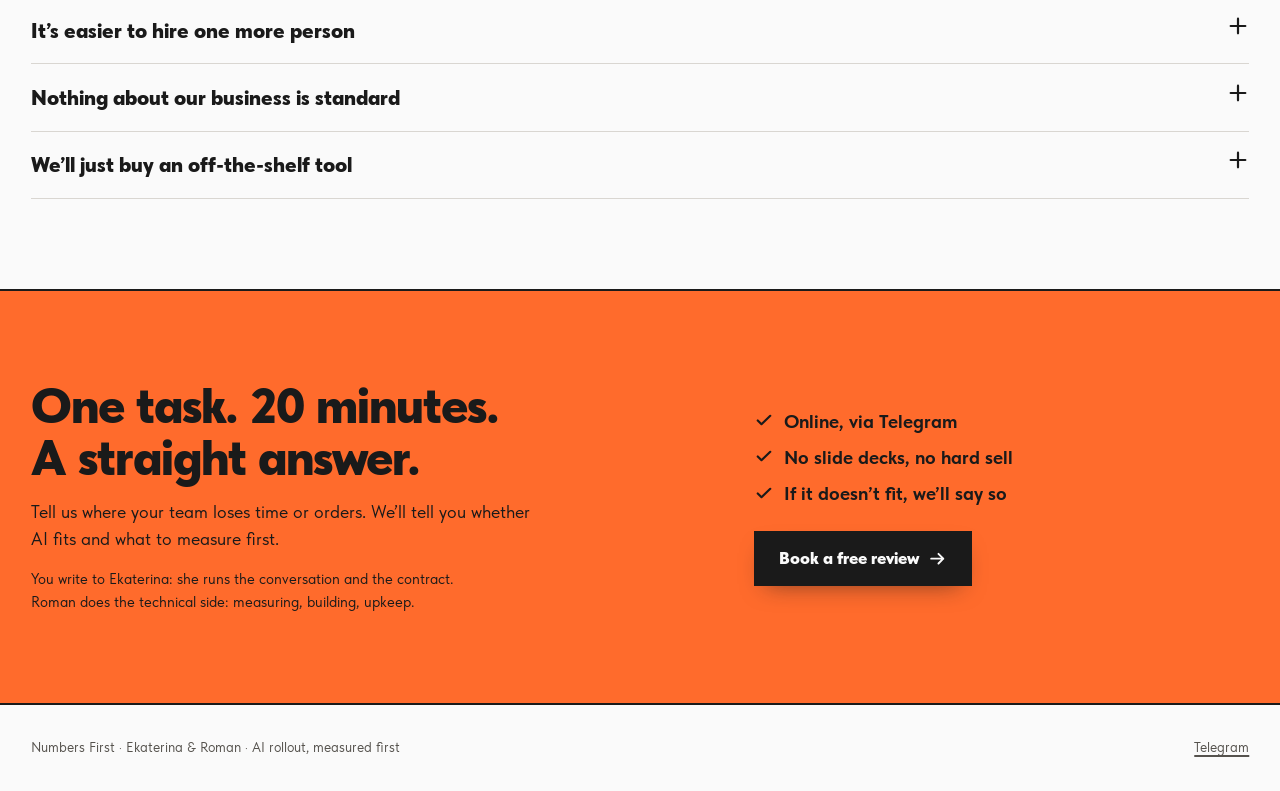
<file: vnedrenie.html>
<!doctype html>
<html lang="ru" data-lang="ru"
  data-title-ru="Клиент ушёл, пока считали – внедрение ИИ с замером | Сначала цифра"
  data-title-en="The client left while you were calculating – AI rollout, measured first | Numbers First">
<head>
<meta charset="utf-8">
<meta name="viewport" content="width=device-width, initial-scale=1">
<meta name="robots" content="noindex, nofollow">
<title>Клиент ушёл, пока считали – внедрение ИИ с замером | Сначала цифра</title>
<meta name="description" content="Находим процесс, на котором команда теряет заказы, считаем его цену и запускаем ИИ рядом с человеком. Запуск – фиксированная сумма, дальше помесячно, только когда цифра дошла до порога.">
<link rel="preload" href="fonts/TildaSans-Black.ttf" as="font" type="font/ttf" crossorigin>
<link rel="stylesheet" href="assets/site.css">
</head>
<body>
<svg width="0" height="0" style="position:absolute" aria-hidden="true">
  <symbol id="i-arrow" viewBox="0 0 24 24"><path d="M4 12h15M13 6l6 6-6 6" fill="none" stroke="currentColor" stroke-width="2.4" stroke-linecap="round" stroke-linejoin="round"/></symbol>
  <symbol id="i-check" viewBox="0 0 24 24"><path d="M4.5 12.5l4.5 4.5L19.5 7" fill="none" stroke="currentColor" stroke-width="2.6" stroke-linecap="round" stroke-linejoin="round"/></symbol>
  <symbol id="i-plus" viewBox="0 0 24 24"><path d="M12 4v16M4 12h16" fill="none" stroke="currentColor" stroke-width="2.4" stroke-linecap="round"/></symbol>
  <symbol id="i-replay" viewBox="0 0 24 24"><path d="M4 12a8 8 0 1 0 2.4-5.7M4 4v4.5h4.5" fill="none" stroke="currentColor" stroke-width="2.2" stroke-linecap="round" stroke-linejoin="round"/></symbol>
</svg>

<header class="top">
  <div class="wrap">
    <a class="logo" href="index.html"><span lang="ru">СНАЧАЛА<b>ЦИФРА</b></span><span lang="en">NUMBERS<b>FIRST</b></span></a>
    <span class="spacer"></span>
    <a class="navlink" href="index.html#cases"><span lang="ru">Кейсы по отраслям</span><span lang="en">Cases by industry</span></a>
    <div class="lang" role="group" aria-label="Язык / Language">
      <button type="button" data-set="ru" aria-pressed="true">RU</button>
      <button type="button" data-set="en" aria-pressed="false">EN</button>
    </div>
    <a class="btn small" href="#contact">
      <span lang="ru">Разбор</span><span lang="en">Free review</span>
    </a>
  </div>
</header>

<main id="top">
  <section class="hero" style="padding-top:clamp(2rem,5vw,4.5rem)">
    <div class="wrap">
      <div>
        <h1>
          <span lang="ru">Клиент ушёл, пока менеджер <span class="hl">считал</span></span>
          <span lang="en">The client left while your manager was still <span class="hl">calculating</span></span>
        </h1>
        <p class="lead">
          <span lang="ru">Найдём процесс, на котором команда теряет заказы, и посчитаем, сколько он стоит сейчас. Потом запустим ИИ рядом с сотрудником: рутину берёт он, решения остаются за человеком. За запуск – фиксированная сумма, а помесячно платите, только когда цифра дошла до порога, о котором договорились заранее.</span>
          <span lang="en">We find the process where your team loses orders and work out what it costs today. Then AI starts working next to your people: it takes the routine, people keep the decisions. Launch is a fixed fee; monthly payments start only once the number reaches a threshold we agreed on up front.</span>
        </p>
        <a class="btn" href="#contact">
          <span lang="ru">Разобрать мой процесс – 20 минут</span>
          <span lang="en">Review my process – 20 minutes</span>
          <svg aria-hidden="true"><use href="#i-arrow"/></svg>
        </a>
        <p class="note">
          <span lang="ru">Бесплатно, онлайн, в Telegram. Говорим про одну задачу, а не про весь бизнес.</span>
          <span lang="en">Free, online, via Telegram. One task, not your whole business.</span>
        </p>
      </div>

      <figure class="frame">
        <div class="slug"><span class="fno"><span lang="ru">Кадр 1</span><span lang="en">Frame 1</span></span><span lang="ru">Стройбаза · утро</span><span lang="en">Building supplies · morning</span></div>
        <div class="screen scene">
          <div class="chat">
            <div class="head"><span class="av">ИП</span><span lang="ru">Игорь, прораб</span><span lang="en">Igor, site foreman</span><span class="st">WhatsApp</span></div>
            <div class="clock num" data-from="0" data-to="2820" data-start="1500" data-dur="3800">
              <svg class="ring" viewBox="0 0 140 70" preserveAspectRatio="none" aria-hidden="true"><path d="M70 4C30 2 4 14 6 36s34 32 70 30 60-12 58-34S104 2 62 6"/></svg>
              <span class="face">00:00</span>
              <span class="lbl"><span lang="ru">ответ не ушёл</span><span lang="en">no reply yet</span></span>
            </div>
            <div class="msg" data-beat="200"><span lang="ru">Добрый день! 40 мешков цемента М500 и доставка на Пушкина, 12 – сколько выйдет? Нужно на завтра</span><span lang="en">Hi! 40 bags of cement plus delivery to 12 Pushkin St – how much? Need it tomorrow</span><small>09:12</small></div>
            <div class="msg out" data-beat="1100"><span lang="ru">Секунду, считаю</span><span lang="en">One sec, calculating</span><small>09:14</small></div>
            <div class="msg sys" data-beat="2600"><span lang="ru">прайс, звонок на склад, доставка, скидка</span><span lang="en">price list, call the warehouse, delivery, discount</span></div>
            <div class="msg" data-beat="5600"><span lang="ru">Спасибо, уже нашли у других</span><span lang="en">Thanks, we found it elsewhere</span><small>09:59</small></div>
          </div>
          <button class="replay" type="button"><span lang="ru">Повторить</span><span lang="en">Replay</span></button>
        </div>
        <dl class="dir">
          <div><dt lang="ru">Действие</dt><dt lang="en">Action</dt><dd lang="ru">Заявка пришла. Менеджер ищет цену в трёх местах.</dd><dd lang="en">A request comes in. The manager hunts for the price in three places.</dd></div>
          <div><dt lang="ru">Реплика</dt><dt lang="en">Line</dt><dd lang="ru">«Секунду, считаю» – «Уже нашли у других»</dd><dd lang="en">“One sec” – “Found it elsewhere”</dd></div>
          <div><dt lang="ru">Время</dt><dt lang="en">Time</dt><dd class="t num" lang="ru">47 мин</dd><dd class="t num" lang="en">47 min</dd></div>
        </dl>
        <p class="synthetic"><span lang="ru">Сцена собрана из слов собственников, это не реальный клиент.</span><span lang="en">The scene is built from what owners told us; not a real client.</span></p>
      </figure>
    </div>
  </section>

  <section>
    <div class="wrap">
      <div class="sec-head">
        <h2><span lang="ru">Как закрываем эту течь</span><span lang="en">How we fix the leak</span></h2>
        <p><span lang="ru">ИИ ускоряет тот процесс, который у вас есть. Беспорядок он ускоряет тоже. Поэтому сначала цифра, потом ИИ.</span><span lang="en">AI speeds up whatever process you already have, mess included. So the number comes first, AI second.</span></p>
      </div>
      <div class="strip">
        <figure class="frame reveal">
          <div class="slug"><span class="fno"><span lang="ru">Кадр 2</span><span lang="en">Frame 2</span></span><span lang="ru">Замер</span><span lang="en">Measure</span></div>
          <div class="screen"><div class="pane">
            <div class="big num"><span lang="ru">47 мин</span><span lang="en">47 min</span></div>
            <div class="cap"><span lang="ru">на один расчёт. Снимаем на ваших заявках за 5 рабочих дней.</span><span lang="en">per quote. Measured on your own requests over 5 working days.</span></div>
            <div class="bars" aria-hidden="true"><i style="width:92%"></i><i style="width:64%"></i><i style="width:78%"></i><i class="m" style="width:100%"></i></div>
          </div></div>
          <dl class="dir">
            <div><dt lang="ru">Действие</dt><dt lang="en">Action</dt><dd lang="ru">Записываем, как процесс идёт сейчас: время, ошибки, пропущенные заявки.</dd><dd lang="en">We record how the process runs today: time, errors, missed requests.</dd></div>
            <div><dt lang="ru">Реплика</dt><dt lang="en">Line</dt><dd lang="ru">«Сколько это стоит нам в месяц?»</dd><dd lang="en">“What does this cost us a month?”</dd></div>
          </dl>
        </figure>
        <figure class="frame reveal" data-delay="120">
          <div class="slug"><span class="fno"><span lang="ru">Кадр 3</span><span lang="en">Frame 3</span></span><span lang="ru">Рядом с человеком</span><span lang="en">Side by side</span></div>
          <div class="screen"><div class="pane dark">
            <div class="tick"><svg aria-hidden="true"><use href="#i-check"/></svg><span lang="ru">Пришла заявка – ИИ готовит расчёт</span><span lang="en">Request comes in – AI drafts the quote</span></div>
            <div class="tick"><svg aria-hidden="true"><use href="#i-check"/></svg><span lang="ru">Менеджер сверяет и отправляет</span><span lang="en">Manager checks and sends it</span></div>
            <div class="tick"><svg aria-hidden="true"><use href="#i-check"/></svg><span lang="ru">Каждое расхождение – в правку</span><span lang="en">Every mismatch becomes a fix</span></div>
          </div></div>
          <dl class="dir">
            <div><dt lang="ru">Действие</dt><dt lang="en">Action</dt><dd lang="ru">ИИ считает те же заявки параллельно. Клиенту пишет человек.</dd><dd lang="en">AI runs the same requests in parallel. A person still talks to the client.</dd></div>
            <div><dt lang="ru">Реплика</dt><dt lang="en">Line</dt><dd lang="ru">«Тут скидку забыл – поправили»</dd><dd lang="en">“It missed the discount – fixed”</dd></div>
          </dl>
        </figure>
        <figure class="frame reveal" data-delay="240">
          <div class="slug"><span class="fno"><span lang="ru">Кадр 4</span><span lang="en">Frame 4</span></span><span lang="ru">Порог</span><span lang="en">Threshold</span></div>
          <div class="screen"><div class="pane mark">
            <div class="big num">80&nbsp;%</div>
            <div class="cap"><span lang="ru">совпадение с ручным расчётом – пример порога. Его записываем до старта, вы его подписываете.</span><span lang="en">match with the manual quote – an example threshold. We write it down before we start, and you sign it.</span></div>
          </div></div>
          <dl class="dir">
            <div><dt lang="ru">Действие</dt><dt lang="en">Action</dt><dd lang="ru">Цифра дошла до порога – начинается помесячная оплата. Не дошла – дорабатываем бесплатно до срока или расходимся, больше вы не платите.</dd><dd lang="en">The number hits the threshold – monthly payment starts. It doesn’t – we keep working for free until the deadline, or we part ways and you pay nothing more.</dd></div>
            <div><dt lang="ru">Реплика</dt><dt lang="en">Line</dt><dd lang="ru">«Никаких “вроде стало лучше”»</dd><dd lang="en">“No ‘feels better’ – a number”</dd></div>
          </dl>
        </figure>
        <figure class="frame reveal" data-delay="360">
          <div class="slug"><span class="fno"><span lang="ru">Кадр 5</span><span lang="en">Frame 5</span></span><span lang="ru">В работе</span><span lang="en">In daily use</span></div>
          <div class="screen"><div class="pane">
            <div class="tick"><svg aria-hidden="true"><use href="#i-check"/></svg><span lang="ru">Рутина – у ИИ</span><span lang="en">Routine – to AI</span></div>
            <div class="tick"><svg aria-hidden="true"><use href="#i-check"/></svg><span lang="ru">Торг и исключения – у менеджера</span><span lang="en">Haggling and exceptions – to the manager</span></div>
            <div class="tick"><svg aria-hidden="true"><use href="#i-check"/></svg><span lang="ru">Раз в месяц смотрим цифры вместе</span><span lang="en">Monthly review of the numbers together</span></div>
          </div></div>
          <dl class="dir">
            <div><dt lang="ru">Действие</dt><dt lang="en">Action</dt><dd lang="ru">Решение работает там, где уже работает команда: мессенджер, почта, учёт.</dd><dd lang="en">The solution lives where the team already works: messengers, email, your accounting system.</dd></div>
            <div><dt lang="ru">Реплика</dt><dt lang="en">Line</dt><dd lang="ru">«Менеджер остаётся. Уходит рутина»</dd><dd lang="en">“The manager stays. The busywork goes”</dd></div>
          </dl>
        </figure>
      </div>
    </div>
  </section>

  <section class="calc" id="calc">
    <div class="wrap">
      <div class="sec-head">
        <h2><span lang="ru">Сколько стоит ваша рутина</span><span lang="en">What your busywork costs</span></h2>
        <p><span lang="ru">Подвигайте ползунки под свой процесс. Это и есть цифра «до», с которой начинается работа.</span><span lang="en">Move the sliders to match your process. That is your “before” number – where the work starts.</span></p>
      </div>
      <div class="calc-grid">
        <form class="fields" onsubmit="return false">
          <div class="field">
            <label for="ppl"><span><span lang="ru">Сколько человек делают эту работу</span><span lang="en">People doing this work</span></span><output id="ppl-o" class="num">3</output></label>
            <input id="ppl" type="range" min="1" max="15" step="1" value="3">
          </div>
          <div class="field">
            <label for="hrs"><span><span lang="ru">Часов в день у каждого</span><span lang="en">Hours a day each</span></span><output id="hrs-o" class="num">2</output></label>
            <input id="hrs" type="range" min="0.5" max="8" step="0.5" value="2">
            <small><span lang="ru">Перенос заявок в учёт, расчёт цены, КП, счета, ответы на одни и те же вопросы.</span><span lang="en">Copying orders into the system, pricing, quotes, invoices, answering the same questions.</span></small>
          </div>
          <div class="field">
            <label for="rate"><span><span lang="ru">Час сотрудника обходится вам в</span><span lang="en">An hour of their time costs you</span></span><output id="rate-o" class="num">500 ₽</output></label>
            <input id="rate" type="range" min="200" max="3000" step="50" value="500">
          </div>
        </form>
        <div class="result" aria-live="polite">
          <span class="slug"><span lang="ru">Кадр 6 · цифра «до»</span><span lang="en">Frame 6 · the “before” number</span></span>
          <div class="sum num" id="sum-y">0</div>
          <p><span lang="ru">в год, или <b id="sum-m" class="num">0</b> в месяц – только на часах. Клиенты, которые ушли, пока считали, сюда не входят.</span><span lang="en">a year, or <b id="sum-m-en" class="num">0</b> a month – hours alone. Clients lost while you were calculating aren’t counted.</span></p>
          <a class="btn" href="#contact">
            <span lang="ru">Принести эту цифру на разбор</span><span lang="en">Bring this number to a review</span>
            <svg aria-hidden="true"><use href="#i-arrow"/></svg>
          </a>
        </div>
      </div>
    </div>
  </section>

  <section>
    <div class="wrap">
      <div class="sec-head">
        <h2><span lang="ru">Как идёт работа</span><span lang="en">How it works</span></h2>
        <p><span lang="ru">Один процесс, одна цифра. Следующий процесс – по тому же образцу.</span><span lang="en">One process, one number. The next process follows the same pattern.</span></p>
      </div>
      <div class="sheet-steps">
        <div class="reveal">
          <span class="when"><span lang="ru">Разбор · 20 минут</span><span lang="en">Review · 20 minutes</span></span>
          <h3><span lang="ru">Выбираем одну задачу</span><span lang="en">We pick one task</span></h3>
          <p><span lang="ru">Вы рассказываете, где теряются заявки или время. Мы задаём вопросы и честно говорим, подходит ли задача ИИ.</span><span lang="en">You tell us where requests or hours get lost. We ask questions and tell you straight whether AI fits the task.</span></p>
          <span class="pay"><span lang="ru">Бесплатно</span><span lang="en">Free</span></span>
        </div>
        <div class="reveal" data-delay="120">
          <span class="when"><span lang="ru">Запуск · первый месяц</span><span lang="en">Launch · first month</span></span>
          <h3><span lang="ru">Замер и запуск рядом с человеком</span><span lang="en">Measure, then run alongside your people</span></h3>
          <p><span lang="ru">Записываем процесс и цифру «до». ИИ работает параллельно с сотрудником, расхождения правим в тот же день.</span><span lang="en">We record the process and the “before” number. AI runs in parallel with your employee; mismatches get fixed the same day.</span></p>
          <span class="pay"><span lang="ru">Фиксированная сумма – называем до старта, она не растёт</span><span lang="en">Fixed fee – named before we start, it doesn’t grow</span></span>
        </div>
        <div class="reveal" data-delay="240">
          <span class="when"><span lang="ru">Каждый месяц</span><span lang="en">Every month</span></span>
          <h3><span lang="ru">Решение в работе, мы на связи</span><span lang="en">In daily use, we stay on call</span></h3>
          <p><span lang="ru">Цифра на пороге – решение остаётся, мы его сопровождаем и обновляем. Смотрим цифры вместе и выбираем следующий процесс.</span><span lang="en">Once the number holds, the solution stays; we maintain and update it. We review the numbers together and pick the next process.</span></p>
          <span class="pay"><span lang="ru">Помесячно – когда цифра дошла до порога. Не дошла – дорабатываем бесплатно до срока из договора или расходимся</span><span lang="en">Monthly – once the number hits the threshold. If it doesn’t, we keep working for free until the agreed deadline, or we part ways</span></span>
        </div>
      </div>
    </div>
  </section>

  <section style="padding-top:0">
    <div class="wrap">
      <div class="sec-head">
        <h2><span lang="ru">Что обычно спрашивают</span><span lang="en">What owners usually ask</span></h2>
      </div>
      <div class="faq">
        <details open>
          <summary><span lang="ru">Сколько это стоит?</span><span lang="en">What does it cost?</span><svg aria-hidden="true"><use href="#i-plus"/></svg></summary>
          <p lang="ru">Разбор бесплатный. Запуск – фиксированная сумма за первый месяц: называем её после замера, до старта, и она не растёт. Дальше платите помесячно, только когда цифра дошла до порога. Не дошла – дорабатываем бесплатно до срока из договора. Не дошли и к сроку – расходимся, больше вы не платите.</p>
          <p lang="en">The review is free. Launch is a fixed fee for the first month: we name it after measuring, before we start, and it doesn’t grow. After that you pay monthly, only once the number hits the threshold. If it doesn’t, we keep working for free until the agreed deadline. If it still doesn’t, we part ways and you pay nothing more.</p>
        </details>
        <details>
          <summary><span lang="ru">Бот наговорит клиенту лишнего</span><span lang="en">The bot will say something wrong to a client</span><svg aria-hidden="true"><use href="#i-plus"/></svg></summary>
          <p lang="ru">Сначала ИИ работает только с менеджером: готовит расчёт, а отправляет человек. Писать клиенту напрямую он начнёт, только когда вы сами решите, что можно.</p>
          <p lang="en">At first AI only works with your manager: it drafts, a person sends. It writes to clients directly only when you decide it’s ready.</p>
        </details>
        <details>
          <summary><span lang="ru">Сколько это реально сэкономит?</span><span lang="en">How much will this actually save?</span><svg aria-hidden="true"><use href="#i-plus"/></svg></summary>
          <p lang="ru">Не знаем, пока не посчитаем. Поэтому первым делом замер. Обещать экономию до замера – значит гадать.</p>
          <p lang="en">We don’t know until we measure. That’s why measuring comes first. Promising savings before that is guessing.</p>
        </details>
        <details>
          <summary><span lang="ru">Проще нанять ещё одного человека</span><span lang="en">It’s easier to hire one more person</span><svg aria-hidden="true"><use href="#i-plus"/></svg></summary>
          <p lang="ru">Может быть. Посчитайте процесс, прежде чем открывать вакансию: часто новому человеку достаётся та же рутина.</p>
          <p lang="en">Maybe. Measure the process before you post the job: the new hire often inherits the same busywork.</p>
        </details>
        <details>
          <summary><span lang="ru">У нас всё нестандартно</span><span lang="en">Nothing about our business is standard</span><svg aria-hidden="true"><use href="#i-plus"/></svg></summary>
          <p lang="ru">Нестандартное остаётся человеку. ИИ берёт повторяющуюся часть – ту, что каждый день одинаковая.</p>
          <p lang="en">The unusual cases stay with people. AI takes the repeating part – the work that looks the same every day.</p>
        </details>
        <details>
          <summary><span lang="ru">Купим готовый сервис</span><span lang="en">We’ll just buy an off-the-shelf tool</span><svg aria-hidden="true"><use href="#i-plus"/></svg></summary>
          <p lang="ru">Если под вашу задачу есть готовая коробка, мы скажем об этом на разборе – берите её. Мы нужны там, где коробки нет: заказы из мессенджеров в учёт, расчёт цены, КП, счета, отчёты.</p>
          <p lang="en">If a ready-made tool fits, we’ll say so on the call – go with it. We’re useful where no box exists: orders from messengers into your system, pricing, quotes, invoices, reports.</p>
        </details>
      </div>
    </div>
  </section>

  <section class="final" id="contact">
    <div class="wrap">
      <div>
        <h2><span lang="ru">Одна задача. 20&nbsp;минут. Честный ответ.</span><span lang="en">One task. 20&nbsp;minutes. A straight answer.</span></h2>
        <p><span lang="ru">Расскажите, на чём команда теряет время или заказы. Скажем, подходит ли это ИИ и что замерить первым.</span><span lang="en">Tell us where your team loses time or orders. We’ll tell you whether AI fits and what to measure first.</span></p>
        <p class="duo"><span lang="ru">Пишете Екатерине: она ведёт разговор и договор. Техническую часть делает Роман: замер, сборка, сопровождение.</span><span lang="en">You write to Ekaterina: she runs the conversation and the contract. Roman does the technical side: measuring, building, upkeep.</span></p>
      </div>
      <div>
        <ul>
          <li><svg aria-hidden="true"><use href="#i-check"/></svg><span lang="ru">Онлайн, в Telegram</span><span lang="en">Online, via Telegram</span></li>
          <li><svg aria-hidden="true"><use href="#i-check"/></svg><span lang="ru">Без презентаций и продаж в лоб</span><span lang="en">No slide decks, no hard sell</span></li>
          <li><svg aria-hidden="true"><use href="#i-check"/></svg><span lang="ru">Не подходит – так и скажем</span><span lang="en">If it doesn’t fit, we’ll say so</span></li>
        </ul>
        <p style="margin-top:1.4rem"><a class="btn" href="https://t.me/aieseia"><span lang="ru">Записаться на разбор</span><span lang="en">Book a free review</span><svg aria-hidden="true"><use href="#i-arrow"/></svg></a></p>
      </div>
    </div>
  </section>
</main>

<footer>
  <div class="wrap">
    <span><span lang="ru">Сначала цифра · Екатерина и Роман · внедрение ИИ с замером</span><span lang="en">Numbers First · Ekaterina &amp; Roman · AI rollout, measured first</span></span>
    <span><a href="https://t.me/aieseia">Telegram</a></span>
  </div>
</footer>

<script src="assets/site.js"></script>
<script>
(function () {
  var ppl = document.getElementById("ppl"), hrs = document.getElementById("hrs"), rate = document.getElementById("rate");
  function presets(lang) {
    if (lang === "en") { rate.min = 5; rate.max = 80; rate.step = 1; if (+rate.value > 80) rate.value = 15; }
    else { rate.min = 200; rate.max = 3000; rate.step = 50; if (+rate.value < 200) rate.value = 500; }
  }
  function calc() {
    var lang = NB.lang();
    var month = +ppl.value * +hrs.value * +rate.value * 22;
    document.getElementById("ppl-o").textContent = ppl.value;
    document.getElementById("hrs-o").textContent = String(hrs.value).replace(".", lang === "ru" ? "," : ".");
    document.getElementById("rate-o").textContent = NB.money(+rate.value, lang);
    document.getElementById("sum-y").textContent = NB.money(month * 12, lang);
    document.getElementById("sum-m").textContent = NB.money(month, lang);
    document.getElementById("sum-m-en").textContent = NB.money(month, lang);
  }
  [ppl, hrs, rate].forEach(function (el) { el.addEventListener("input", calc); });
  NB.onLang(function (l) { presets(l); calc(); });
  presets(NB.lang()); calc();
})();
</script>
</body>
</html>
</file>
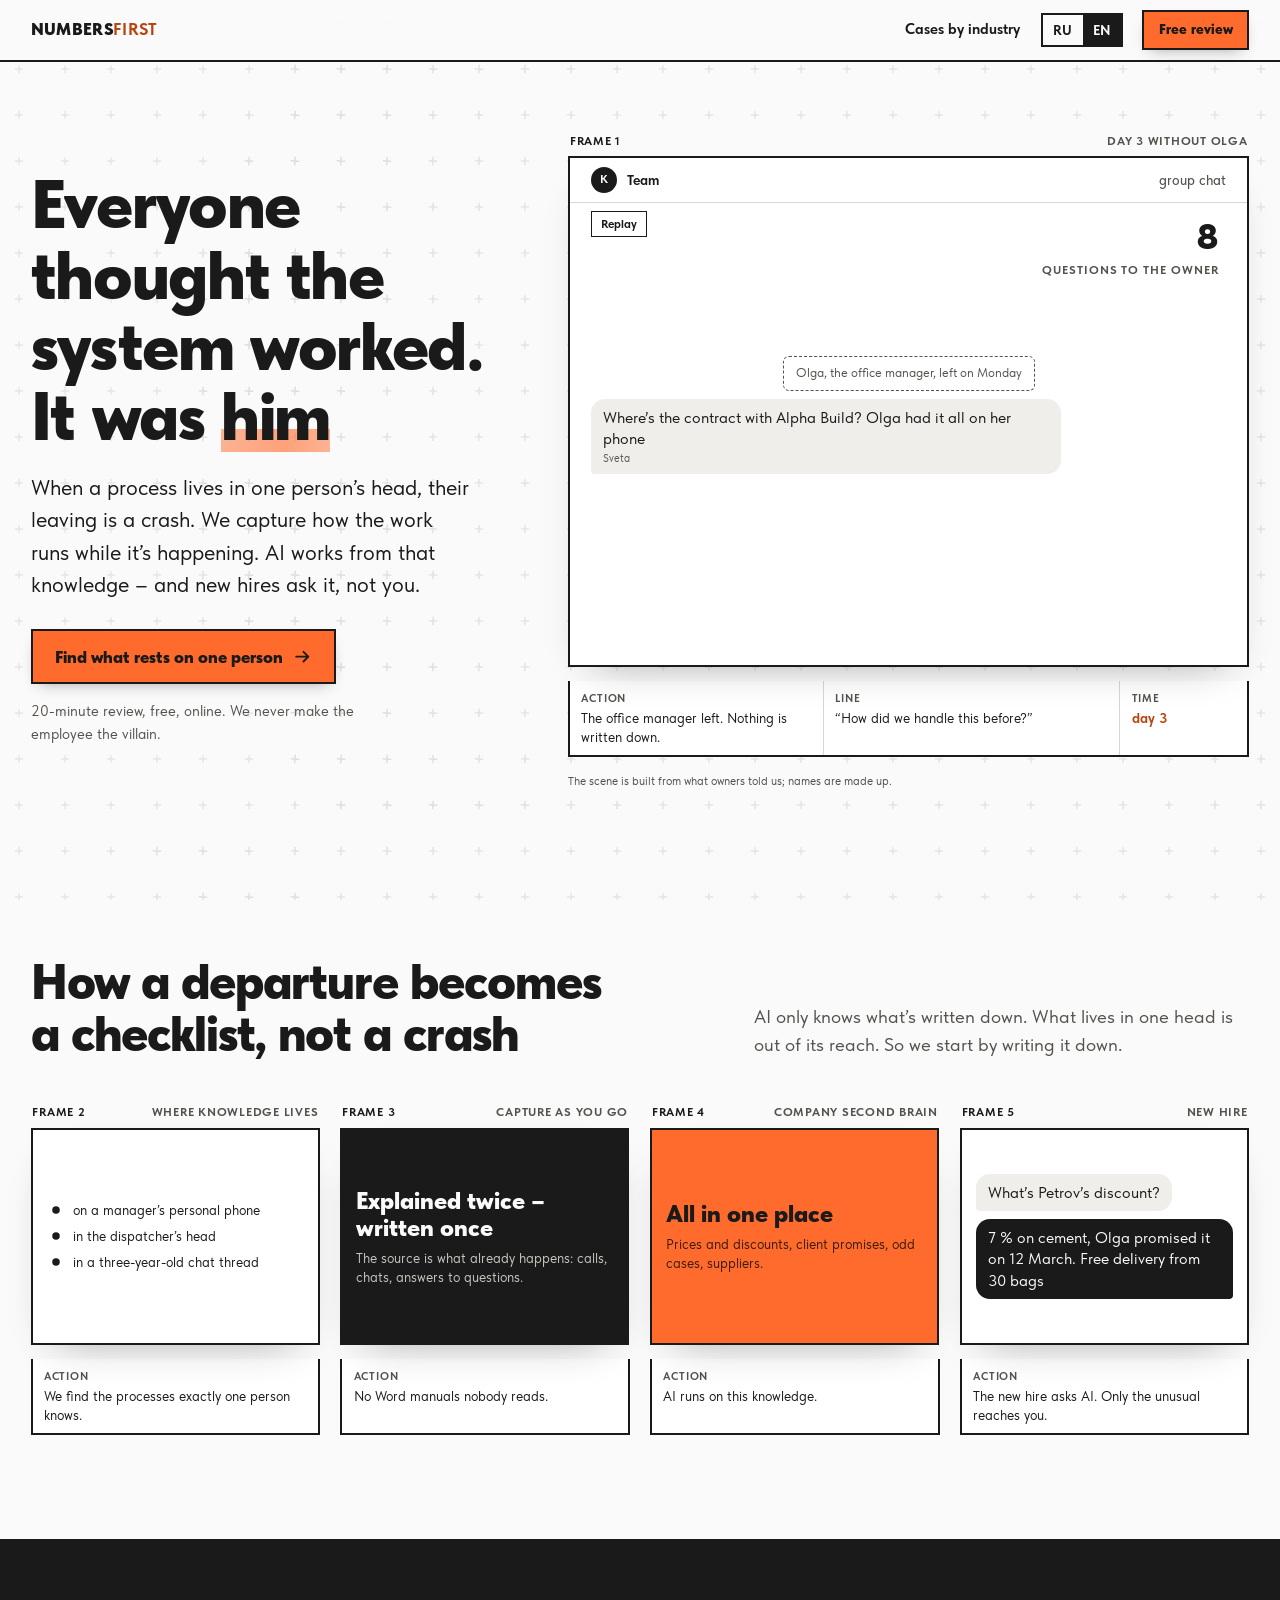
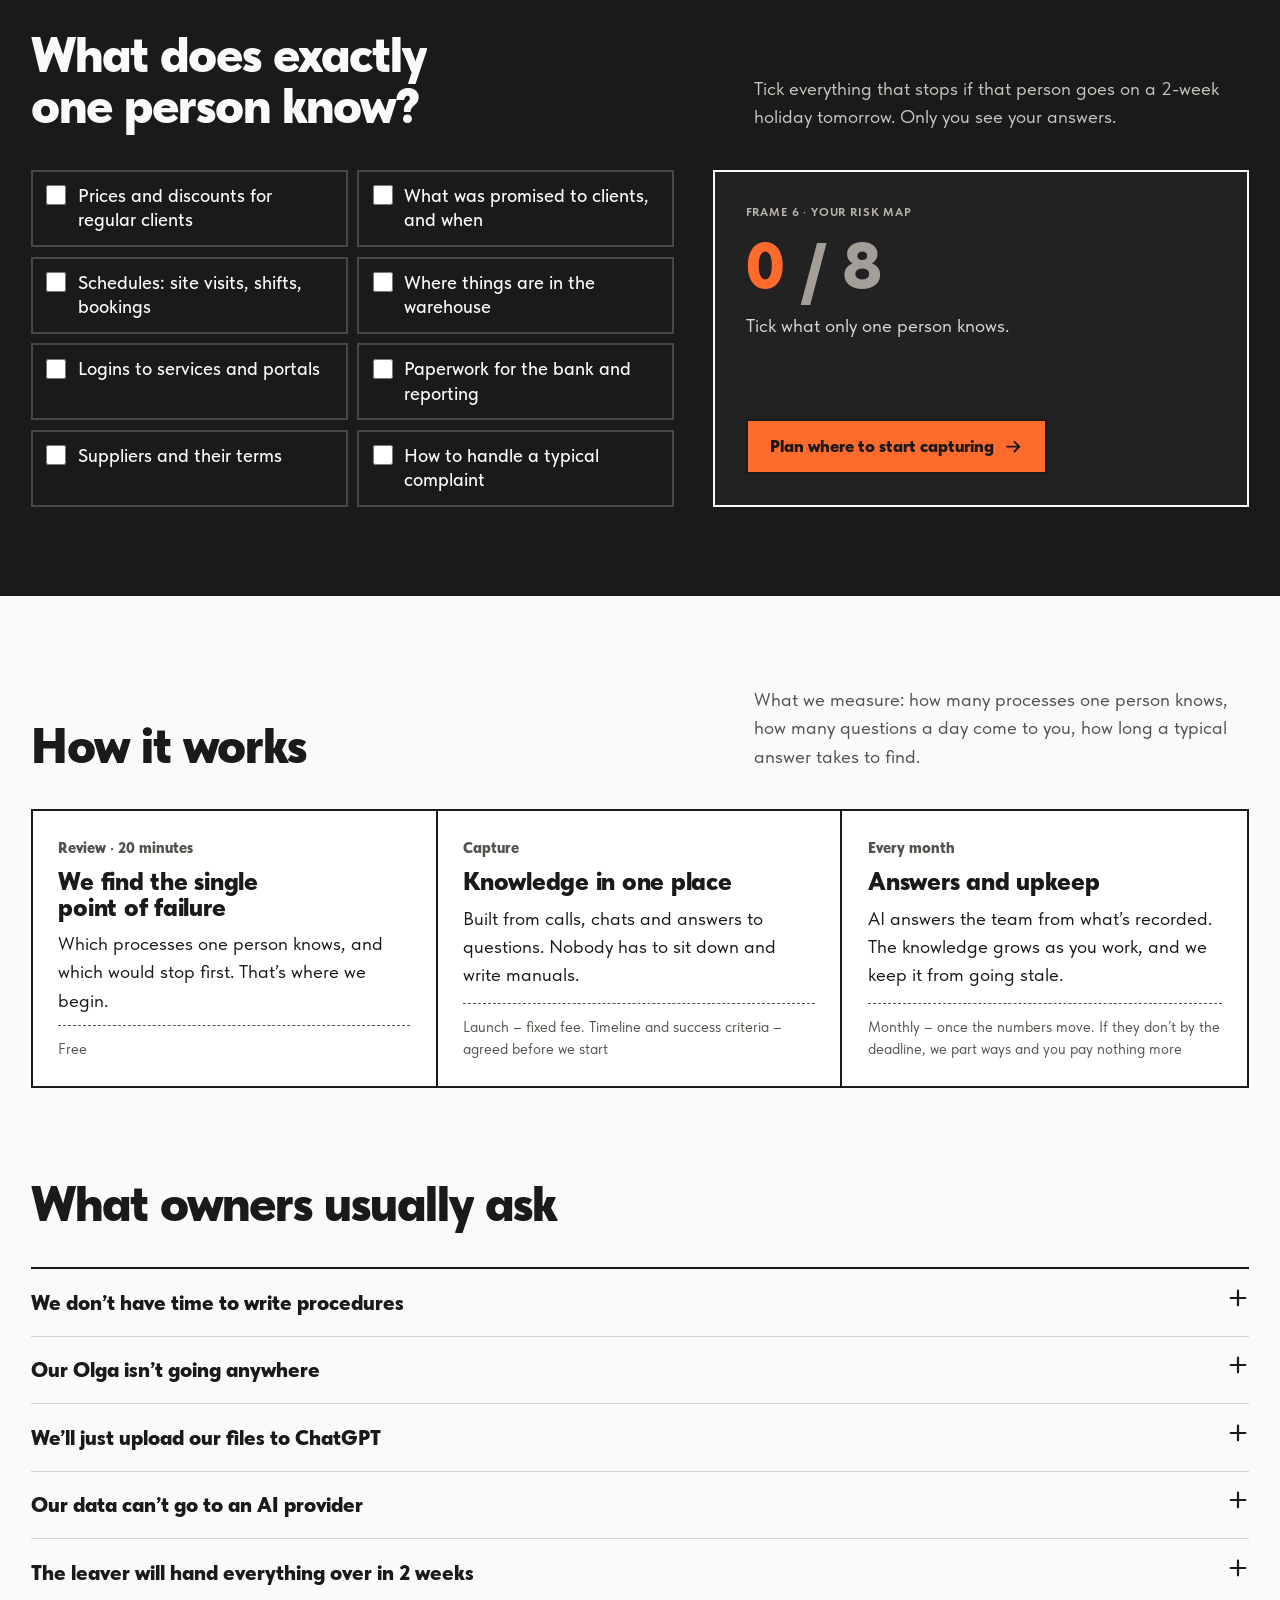
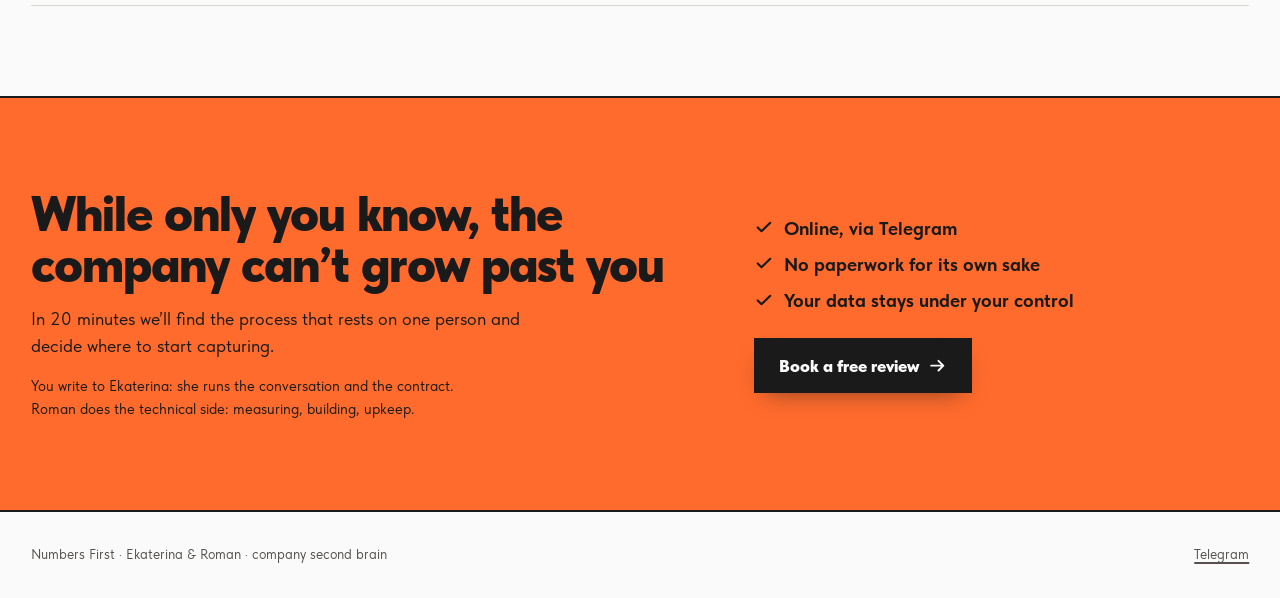
<file: vtoroy-mozg.html>
<!doctype html>
<html lang="ru" data-lang="ru"
  data-title-ru="Все думали, что работает система. А работал он – второй мозг компании | Сначала цифра"
  data-title-en="Everyone thought the system worked. It was him – a company second brain | Numbers First">
<head>
<meta charset="utf-8">
<meta name="viewport" content="width=device-width, initial-scale=1">
<meta name="robots" content="noindex, nofollow">
<title>Все думали, что работает система. А работал он – второй мозг компании | Сначала цифра</title>
<meta name="description" content="Записываем, как устроена работа, прямо по ходу дел. На этом знании работает ИИ, а уход сотрудника становится списком дел, а не аварией.">
<link rel="preload" href="fonts/TildaSans-Black.ttf" as="font" type="font/ttf" crossorigin>
<link rel="stylesheet" href="assets/site.css">
</head>
<body>
<svg width="0" height="0" style="position:absolute" aria-hidden="true">
  <symbol id="i-arrow" viewBox="0 0 24 24"><path d="M4 12h15M13 6l6 6-6 6" fill="none" stroke="currentColor" stroke-width="2.4" stroke-linecap="round" stroke-linejoin="round"/></symbol>
  <symbol id="i-check" viewBox="0 0 24 24"><path d="M4.5 12.5l4.5 4.5L19.5 7" fill="none" stroke="currentColor" stroke-width="2.6" stroke-linecap="round" stroke-linejoin="round"/></symbol>
  <symbol id="i-dot" viewBox="0 0 24 24"><circle cx="12" cy="12" r="5" fill="currentColor"/></symbol>
  <symbol id="i-plus" viewBox="0 0 24 24"><path d="M12 4v16M4 12h16" fill="none" stroke="currentColor" stroke-width="2.4" stroke-linecap="round"/></symbol>
</svg>

<header class="top">
  <div class="wrap">
    <a class="logo" href="index.html"><span lang="ru">СНАЧАЛА<b>ЦИФРА</b></span><span lang="en">NUMBERS<b>FIRST</b></span></a>
    <span class="spacer"></span>
    <a class="navlink" href="index.html#cases"><span lang="ru">Кейсы по отраслям</span><span lang="en">Cases by industry</span></a>
    <div class="lang" role="group" aria-label="Язык / Language">
      <button type="button" data-set="ru" aria-pressed="true">RU</button>
      <button type="button" data-set="en" aria-pressed="false">EN</button>
    </div>
    <a class="btn small" href="#contact">
      <span lang="ru">Разбор</span><span lang="en">Free review</span>
    </a>
  </div>
</header>

<main id="top">
  <section class="hero">
    <div class="wrap">
      <div>
        <h1>
          <span lang="ru">Все думали, что работает система. А работал <span class="hl">он</span></span>
          <span lang="en">Everyone thought the system worked. It was <span class="hl">him</span></span>
        </h1>
        <p class="lead">
          <span lang="ru">Когда процесс держится на одном человеке, его уход – авария. Мы записываем, как устроена работа, прямо по ходу дел. На этом знании работает ИИ: новичок спрашивает его, а не вас.</span>
          <span lang="en">When a process lives in one person’s head, their leaving is a crash. We capture how the work runs while it’s happening. AI works from that knowledge – and new hires ask it, not you.</span>
        </p>
        <a class="btn" href="#contact">
          <span lang="ru">Найти, что держится на одном человеке</span>
          <span lang="en">Find what rests on one person</span>
          <svg aria-hidden="true"><use href="#i-arrow"/></svg>
        </a>
        <p class="note">
          <span lang="ru">Разбор 20 минут, бесплатно, онлайн. Сотрудника виноватым не делаем.</span>
          <span lang="en">20-minute review, free, online. We never make the employee the villain.</span>
        </p>
      </div>

      <figure class="frame tall">
        <div class="slug"><span class="fno"><span lang="ru">Кадр 1</span><span lang="en">Frame 1</span></span><span lang="ru">Третий день без Ольги</span><span lang="en">Day 3 without Olga</span></div>
        <div class="screen scene">
          <div class="chat">
            <div class="head"><span class="av">К</span><span lang="ru">Команда</span><span lang="en">Team</span><span class="st"><span lang="ru">общий чат</span><span lang="en">group chat</span></span></div>
            <div class="clock num" data-mode="count" data-from="0" data-to="17" data-start="900" data-dur="4600">
              <svg class="ring" viewBox="0 0 140 70" preserveAspectRatio="none" aria-hidden="true"><path d="M70 4C30 2 4 14 6 36s34 32 70 30 60-12 58-34S104 2 62 6"/></svg>
              <span class="face">0</span>
              <span class="lbl"><span lang="ru">вопросов к собственнику</span><span lang="en">questions to the owner</span></span>
            </div>
            <div class="msg sys" data-beat="150"><span lang="ru">Ольга, администратор, ушла в понедельник</span><span lang="en">Olga, the office manager, left on Monday</span></div>
            <div class="msg" data-beat="1300"><span lang="ru">Где договор с «Альфа-Строем»? У Оли всё было в телефоне</span><span lang="en">Where’s the contract with Alpha Build? Olga had it all on her phone</span><small><span lang="ru">Света</span><span lang="en">Sveta</span></small></div>
            <div class="msg" data-beat="2700"><span lang="ru">Какую скидку обещали Петрову? Он звонит, ругается</span><span lang="en">What discount did we promise Petrov? He’s calling, upset</span><small><span lang="ru">Дима</span><span lang="en">Dima</span></small></div>
            <div class="msg" data-beat="4000"><span lang="ru">Андрей Викторович, вы не знаете?</span><span lang="en">Andrew, do you know?</span><small><span lang="ru">Света</span><span lang="en">Sveta</span></small></div>
            <div class="msg out" data-beat="5500"><span lang="ru">Сейчас приеду, разберусь</span><span lang="en">I’m on my way, I’ll sort it</span></div>
          </div>
          <button class="replay" type="button"><span lang="ru">Повторить</span><span lang="en">Replay</span></button>
        </div>
        <dl class="dir">
          <div><dt lang="ru">Действие</dt><dt lang="en">Action</dt><dd lang="ru">Администратор ушла. Ничего не записано.</dd><dd lang="en">The office manager left. Nothing is written down.</dd></div>
          <div><dt lang="ru">Реплика</dt><dt lang="en">Line</dt><dd lang="ru">«А как мы делали в таком случае?»</dd><dd lang="en">“How did we handle this before?”</dd></div>
          <div><dt lang="ru">Время</dt><dt lang="en">Time</dt><dd class="t num" lang="ru">день 3</dd><dd class="t num" lang="en">day 3</dd></div>
        </dl>
        <p class="synthetic"><span lang="ru">Сцена собрана из слов собственников, имена вымышлены.</span><span lang="en">The scene is built from what owners told us; names are made up.</span></p>
      </figure>
    </div>
  </section>

  <section>
    <div class="wrap">
      <div class="sec-head">
        <h2><span lang="ru">Как уход становится списком дел, а не аварией</span><span lang="en">How a departure becomes a checklist, not a crash</span></h2>
        <p><span lang="ru">ИИ знает только то, что записано. Того, что в одной голове, ему не достать. Поэтому начинаем с записи.</span><span lang="en">AI only knows what’s written down. What lives in one head is out of its reach. So we start by writing it down.</span></p>
      </div>
      <div class="strip">
        <figure class="frame reveal">
          <div class="slug"><span class="fno"><span lang="ru">Кадр 2</span><span lang="en">Frame 2</span></span><span lang="ru">Где живёт знание</span><span lang="en">Where knowledge lives</span></div>
          <div class="screen"><div class="pane">
            <div class="tick"><svg aria-hidden="true"><use href="#i-dot"/></svg><span lang="ru">в личном телефоне менеджера</span><span lang="en">on a manager’s personal phone</span></div>
            <div class="tick"><svg aria-hidden="true"><use href="#i-dot"/></svg><span lang="ru">в голове диспетчера</span><span lang="en">in the dispatcher’s head</span></div>
            <div class="tick"><svg aria-hidden="true"><use href="#i-dot"/></svg><span lang="ru">в переписке трёхлетней давности</span><span lang="en">in a three-year-old chat thread</span></div>
          </div></div>
          <dl class="dir">
            <div><dt lang="ru">Действие</dt><dt lang="en">Action</dt><dd lang="ru">Находим процессы, которые знает ровно один человек.</dd><dd lang="en">We find the processes exactly one person knows.</dd></div>
          </dl>
        </figure>
        <figure class="frame reveal" data-delay="120">
          <div class="slug"><span class="fno"><span lang="ru">Кадр 3</span><span lang="en">Frame 3</span></span><span lang="ru">Запись по ходу</span><span lang="en">Capture as you go</span></div>
          <div class="screen"><div class="pane dark">
            <div class="big words"><span lang="ru">Объяснил второй раз – записал один раз</span><span lang="en">Explained twice – written once</span></div>
            <div class="cap"><span lang="ru">Источник – то, что уже происходит: созвоны, переписка, ответы на вопросы.</span><span lang="en">The source is what already happens: calls, chats, answers to questions.</span></div>
          </div></div>
          <dl class="dir">
            <div><dt lang="ru">Действие</dt><dt lang="en">Action</dt><dd lang="ru">Без регламентов в Word, которые никто не читает.</dd><dd lang="en">No Word manuals nobody reads.</dd></div>
          </dl>
        </figure>
        <figure class="frame reveal" data-delay="240">
          <div class="slug"><span class="fno"><span lang="ru">Кадр 4</span><span lang="en">Frame 4</span></span><span lang="ru">Второй мозг компании</span><span lang="en">Company second brain</span></div>
          <div class="screen"><div class="pane mark">
            <div class="big words"><span lang="ru">Всё – в одном месте</span><span lang="en">All in one place</span></div>
            <div class="cap"><span lang="ru">Цены и скидки, обещания клиентам, странные случаи, поставщики.</span><span lang="en">Prices and discounts, client promises, odd cases, suppliers.</span></div>
          </div></div>
          <dl class="dir">
            <div><dt lang="ru">Действие</dt><dt lang="en">Action</dt><dd lang="ru">На этом знании работает ИИ.</dd><dd lang="en">AI runs on this knowledge.</dd></div>
          </dl>
        </figure>
        <figure class="frame reveal" data-delay="360">
          <div class="slug"><span class="fno"><span lang="ru">Кадр 5</span><span lang="en">Frame 5</span></span><span lang="ru">Новичок</span><span lang="en">New hire</span></div>
          <div class="screen"><div class="pane">
            <div class="msg" style="max-width:100%"><span lang="ru">Какая скидка у Петрова?</span><span lang="en">What’s Petrov’s discount?</span></div>
            <div class="msg out" style="max-width:100%"><span lang="ru">7&nbsp;% на цемент, обещала Ольга 12 марта. Доставка – бесплатно от 30 мешков</span><span lang="en">7&nbsp;% on cement, Olga promised it on 12 March. Free delivery from 30 bags</span></div>
          </div></div>
          <dl class="dir">
            <div><dt lang="ru">Действие</dt><dt lang="en">Action</dt><dd lang="ru">Новичок спрашивает ИИ. К вам – только нестандартное.</dd><dd lang="en">The new hire asks AI. Only the unusual reaches you.</dd></div>
          </dl>
        </figure>
      </div>
    </div>
  </section>

  <section class="calc" id="calc">
    <div class="wrap">
      <div class="sec-head">
        <h2><span lang="ru">Что у вас знает ровно один человек?</span><span lang="en">What does exactly one person know?</span></h2>
        <p><span lang="ru">Отметьте всё, что остановится, если этот человек завтра уйдёт в отпуск на 2 недели. Ответы видите только вы.</span><span lang="en">Tick everything that stops if that person goes on a 2-week holiday tomorrow. Only you see your answers.</span></p>
      </div>
      <div class="calc-grid">
        <form class="checks" id="checks" onsubmit="return false">
          <label><input type="checkbox"><span><span lang="ru">Цены и скидки для постоянных клиентов</span><span lang="en">Prices and discounts for regular clients</span></span></label>
          <label><input type="checkbox"><span><span lang="ru">Что и когда обещали клиентам</span><span lang="en">What was promised to clients, and when</span></span></label>
          <label><input type="checkbox"><span><span lang="ru">Расписание выездов, смен или записи</span><span lang="en">Schedules: site visits, shifts, bookings</span></span></label>
          <label><input type="checkbox"><span><span lang="ru">Где что лежит на складе</span><span lang="en">Where things are in the warehouse</span></span></label>
          <label><input type="checkbox"><span><span lang="ru">Доступы к сервисам и кабинетам</span><span lang="en">Logins to services and portals</span></span></label>
          <label><input type="checkbox"><span><span lang="ru">Документы для банка и отчётности</span><span lang="en">Paperwork for the bank and reporting</span></span></label>
          <label><input type="checkbox"><span><span lang="ru">Поставщики и их условия</span><span lang="en">Suppliers and their terms</span></span></label>
          <label><input type="checkbox"><span><span lang="ru">Что делать с типовой жалобой</span><span lang="en">How to handle a typical complaint</span></span></label>
        </form>
        <div class="result" aria-live="polite">
          <span class="slug"><span lang="ru">Кадр 6 · ваша карта риска</span><span lang="en">Frame 6 · your risk map</span></span>
          <div class="sum num"><span id="n">0</span><span style="color:#a39e97"> / 8</span></div>
          <p id="verdict"></p>
          <a class="btn" href="#contact">
            <span lang="ru">Разобрать, с чего начать запись</span><span lang="en">Plan where to start capturing</span>
            <svg aria-hidden="true"><use href="#i-arrow"/></svg>
          </a>
        </div>
      </div>
    </div>
  </section>

  <section>
    <div class="wrap">
      <div class="sec-head">
        <h2><span lang="ru">Как идёт работа</span><span lang="en">How it works</span></h2>
        <p><span lang="ru">Что считаем результатом: сколько процессов знает один человек, сколько вопросов в день идёт к вам, сколько минут ищут ответ.</span><span lang="en">What we measure: how many processes one person knows, how many questions a day come to you, how long a typical answer takes to find.</span></p>
      </div>
      <div class="sheet-steps">
        <div class="reveal">
          <span class="when"><span lang="ru">Разбор · 20 минут</span><span lang="en">Review · 20 minutes</span></span>
          <h3><span lang="ru">Находим одну голову</span><span lang="en">We find the single point of failure</span></h3>
          <p><span lang="ru">Какие процессы знает один человек, и какой из них встанет первым. С него и начинаем.</span><span lang="en">Which processes one person knows, and which would stop first. That’s where we begin.</span></p>
          <span class="pay"><span lang="ru">Бесплатно</span><span lang="en">Free</span></span>
        </div>
        <div class="reveal" data-delay="120">
          <span class="when"><span lang="ru">Запись</span><span lang="en">Capture</span></span>
          <h3><span lang="ru">Знание – в одно место</span><span lang="en">Knowledge in one place</span></h3>
          <p><span lang="ru">Собираем из созвонов, переписки и ответов на вопросы. Сотруднику не нужно садиться и писать инструкции.</span><span lang="en">Built from calls, chats and answers to questions. Nobody has to sit down and write manuals.</span></p>
          <span class="pay"><span lang="ru">Запуск – фиксированная сумма. Срок и что считаем результатом – до старта</span><span lang="en">Launch – fixed fee. Timeline and success criteria – agreed before we start</span></span>
        </div>
        <div class="reveal" data-delay="240">
          <span class="when"><span lang="ru">Каждый месяц</span><span lang="en">Every month</span></span>
          <h3><span lang="ru">Ответы и обновления</span><span lang="en">Answers and upkeep</span></h3>
          <p><span lang="ru">ИИ отвечает команде по записанному. Знание пополняется по ходу работы, мы следим, чтобы оно не устаревало.</span><span lang="en">AI answers the team from what’s recorded. The knowledge grows as you work, and we keep it from going stale.</span></p>
          <span class="pay"><span lang="ru">Помесячно – когда цифры сдвинулись. Не сдвинулись к сроку – расходимся, больше вы не платите</span><span lang="en">Monthly – once the numbers move. If they don’t by the deadline, we part ways and you pay nothing more</span></span>
        </div>
      </div>
    </div>
  </section>

  <section style="padding-top:0">
    <div class="wrap">
      <div class="sec-head"><h2><span lang="ru">Что обычно спрашивают</span><span lang="en">What owners usually ask</span></h2></div>
      <div class="faq">
        <details>
          <summary><span lang="ru">Некогда писать регламенты</span><span lang="en">We don’t have time to write procedures</span><svg aria-hidden="true"><use href="#i-plus"/></svg></summary>
          <p lang="ru">Писать и не нужно. Знание собирается из того, что уже происходит: созвоны, переписка, ответы на вопросы.</p>
          <p lang="en">You don’t write them. Knowledge is collected from what already happens: calls, chats, answers to questions.</p>
        </details>
        <details>
          <summary><span lang="ru">Наша Оля никуда не уйдёт</span><span lang="en">Our Olga isn’t going anywhere</span><svg aria-hidden="true"><use href="#i-plus"/></svg></summary>
          <p lang="ru">Пусть не уходит. Но отпуск, больничный и рост компании бывают у всех. Записанное знание нужно и ей: меньше одних и тех же вопросов.</p>
          <p lang="en">Hopefully not. But holidays, sick days and growth happen to everyone. Written knowledge helps her too: fewer of the same questions.</p>
        </details>
        <details>
          <summary><span lang="ru">Загрузим документы в ChatGPT, и он всё будет знать</span><span lang="en">We’ll just upload our files to ChatGPT</span><svg aria-hidden="true"><use href="#i-plus"/></svg></summary>
          <p lang="ru">ИИ знает только то, что записано. Того, что в одной голове, в документах нет – а самое ценное обычно там.</p>
          <p lang="en">AI only knows what’s written down. What lives in one head isn’t in your files – and that’s usually the most valuable part.</p>
        </details>
        <details>
          <summary><span lang="ru">Наши данные нельзя отдавать нейросети</span><span lang="en">Our data can’t go to an AI provider</span><svg aria-hidden="true"><use href="#i-plus"/></svg></summary>
          <p lang="ru">Правильный вопрос. Есть варианты, где данные не покидают ваш контур: свой сервер и модель внутри него. На разборе посмотрим, что вам подходит.</p>
          <p lang="en">Right question. There are setups where data never leaves your perimeter: your own server with the model running inside it. We’ll see what fits on the review.</p>
        </details>
        <details>
          <summary><span lang="ru">Уходящий всё передаст за 2 недели</span><span lang="en">The leaver will hand everything over in 2 weeks</span><svg aria-hidden="true"><use href="#i-plus"/></svg></summary>
          <p lang="ru">Передаст то, что вспомнит. Остальное всплывёт потом, по одному случаю в день.</p>
          <p lang="en">They’ll hand over what they remember. The rest surfaces later, one case a day.</p>
        </details>
      </div>
    </div>
  </section>

  <section class="final" id="contact">
    <div class="wrap">
      <div>
        <h2><span lang="ru">Пока знаете только вы, компания не растёт дальше вас</span><span lang="en">While only you know, the company can’t grow past you</span></h2>
        <p><span lang="ru">За 20 минут найдём процесс, который держится на одном человеке, и решим, с чего начать запись.</span><span lang="en">In 20 minutes we’ll find the process that rests on one person and decide where to start capturing.</span></p>
        <p class="duo"><span lang="ru">Пишете Екатерине: она ведёт разговор и договор. Техническую часть делает Роман: замер, сборка, сопровождение.</span><span lang="en">You write to Ekaterina: she runs the conversation and the contract. Roman does the technical side: measuring, building, upkeep.</span></p>
      </div>
      <div>
        <ul>
          <li><svg aria-hidden="true"><use href="#i-check"/></svg><span lang="ru">Онлайн, в Telegram</span><span lang="en">Online, via Telegram</span></li>
          <li><svg aria-hidden="true"><use href="#i-check"/></svg><span lang="ru">Без регламентов ради регламентов</span><span lang="en">No paperwork for its own sake</span></li>
          <li><svg aria-hidden="true"><use href="#i-check"/></svg><span lang="ru">Данные – под вашим контролем</span><span lang="en">Your data stays under your control</span></li>
        </ul>
        <p style="margin-top:1.4rem"><a class="btn" href="https://t.me/aieseia"><span lang="ru">Записаться на разбор</span><span lang="en">Book a free review</span><svg aria-hidden="true"><use href="#i-arrow"/></svg></a></p>
      </div>
    </div>
  </section>
</main>

<footer>
  <div class="wrap">
    <span><span lang="ru">Сначала цифра · Екатерина и Роман · второй мозг компании</span><span lang="en">Numbers First · Ekaterina &amp; Roman · company second brain</span></span>
    <span><a href="https://t.me/aieseia">Telegram</a></span>
  </div>
</footer>

<script src="assets/site.js"></script>
<script>
(function () {
  var boxes = document.querySelectorAll("#checks input");
  var T = {
    ru: ["Отметьте, что знает один человек.", "Уже риск: отпуск или больничный одного человека остановит этот процесс.", "Компания держится на памяти людей. С этих процессов и стоит начать второй мозг компании."],
    en: ["Tick what only one person knows.", "Already a risk: one person’s holiday or sick leave stops this process.", "Your company runs on people’s memory. These processes are where a company second brain should start."]
  };
  function calc() {
    var n = 0; boxes.forEach(function (b) { if (b.checked) n++; });
    document.getElementById("n").textContent = n;
    var t = T[NB.lang()] || T.ru;
    document.getElementById("verdict").textContent = n === 0 ? t[0] : n < 4 ? t[1] : t[2];
  }
  boxes.forEach(function (b) { b.addEventListener("change", calc); });
  NB.onLang(calc); calc();
})();
</script>
</body>
</html>
</file>
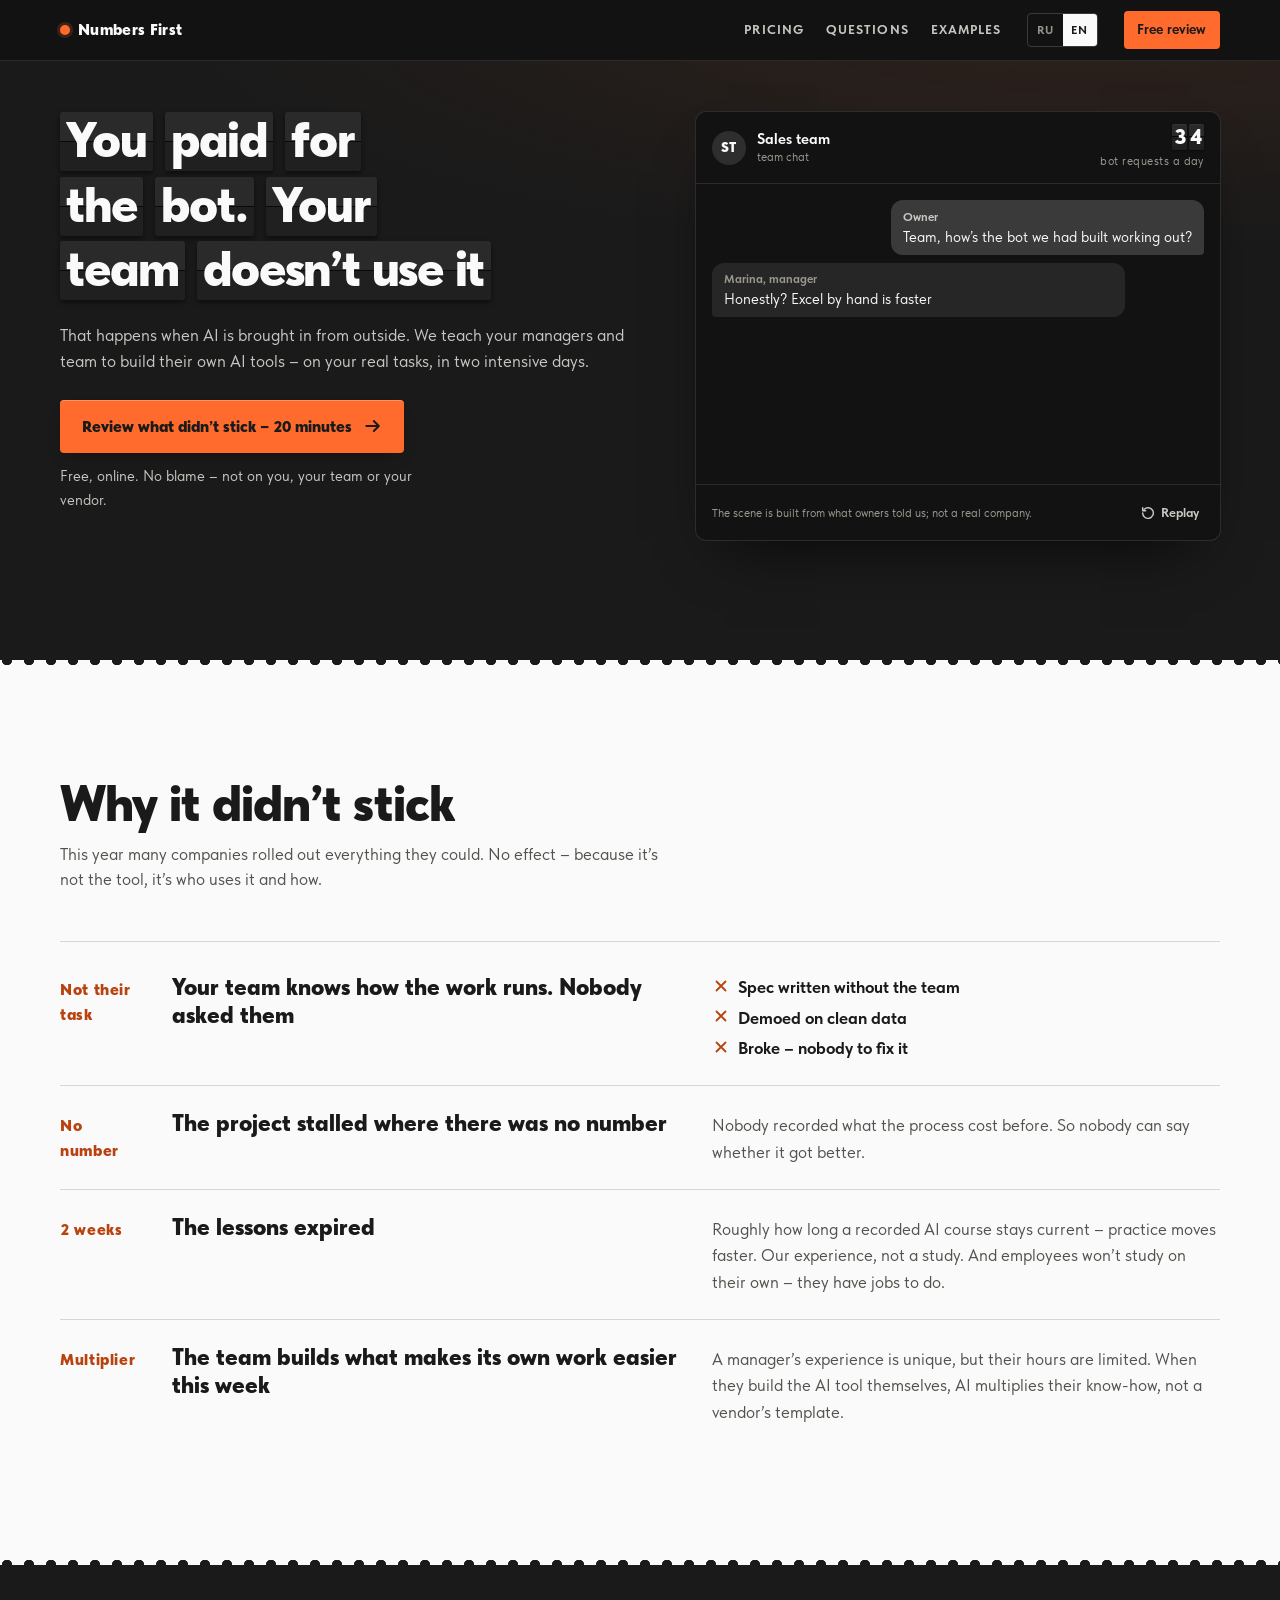
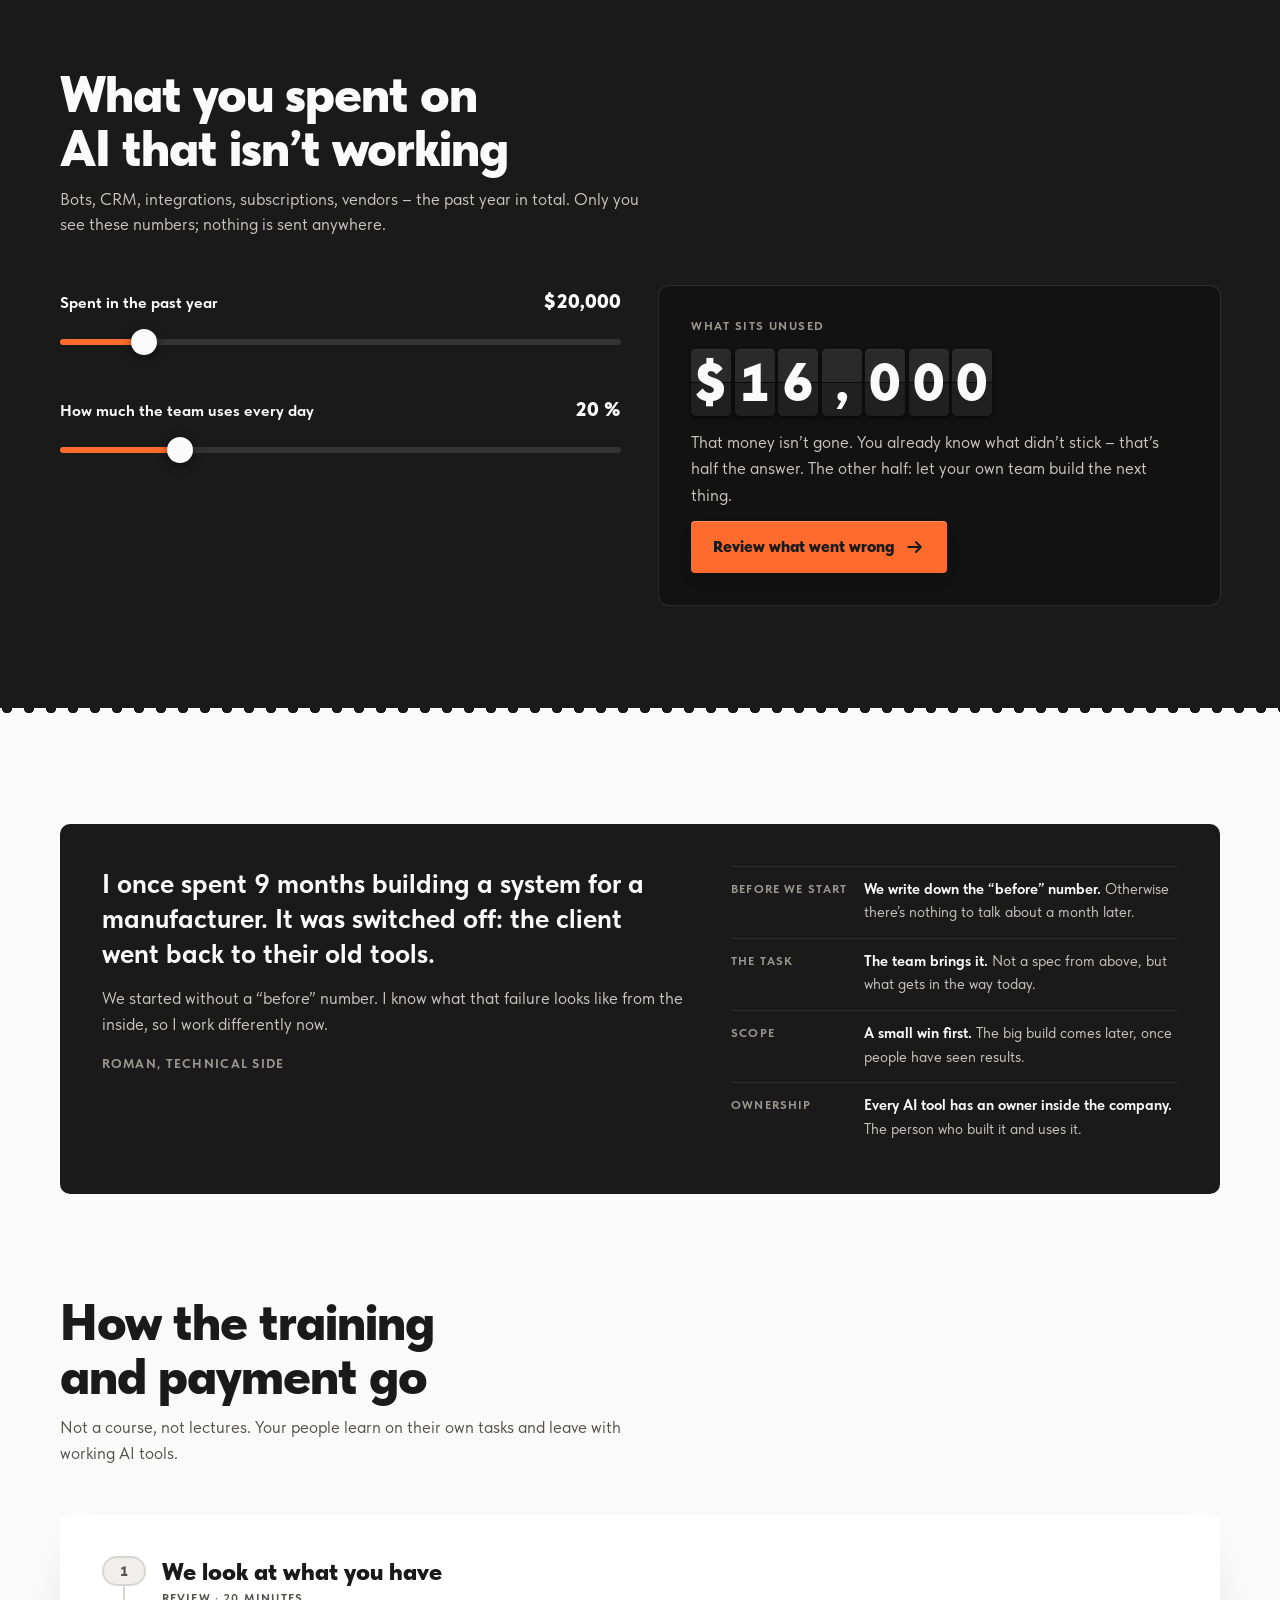
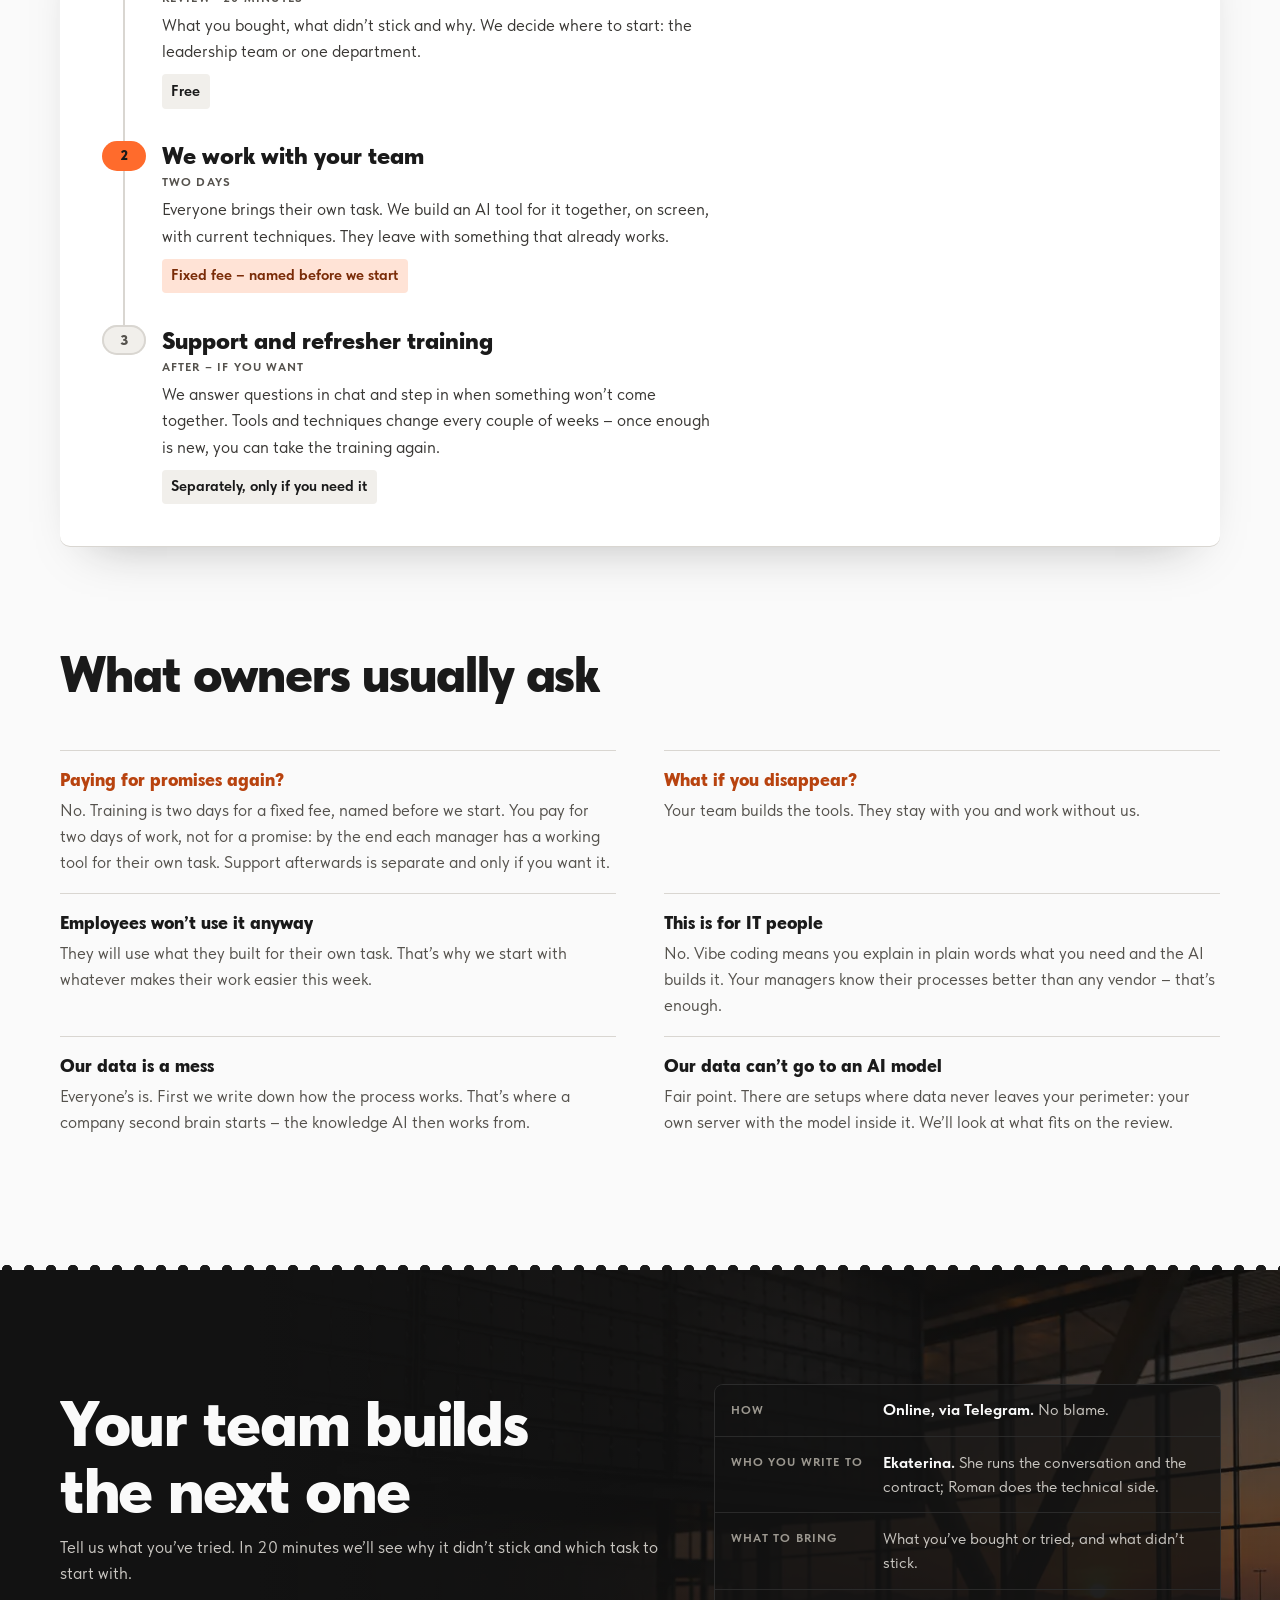
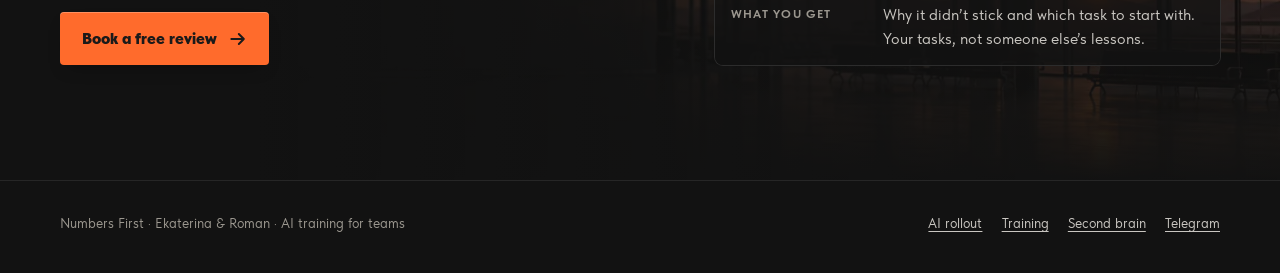
<file: redesign/obuchenie.html>
<!doctype html>
<html lang="ru" data-lang="ru"
  data-title-ru="Бота сделали, команда не пользуется – обучение команды ИИ | Сначала цифра"
  data-title-en="You paid for the bot, your team doesn’t use it – AI training for teams | Numbers First">
<head>
<meta charset="utf-8">
<meta name="viewport" content="width=device-width, initial-scale=1, viewport-fit=cover">
<meta name="robots" content="noindex, nofollow">
<meta name="theme-color" content="#1a1a1a">
<title>Бота сделали, команда не пользуется – обучение команды ИИ | Сначала цифра</title>
<meta name="description" content="Учим руководителей и команду собирать ИИ-инструменты самим – на ваших задачах, за два дня. Фиксированная сумма, её называем до старта.">
<meta property="og:title" content="Сначала цифра, потом ИИ">
<meta property="og:description" content="Учим руководителей и команду собирать ИИ-инструменты самим – на ваших задачах, за два дня. Фиксированная сумма, её называем до старта.">
<meta property="og:image" content="https://skillet07.github.io/owners-ai-site/redesign/assets/img/og.jpg">
<meta property="og:type" content="website">
<meta name="twitter:card" content="summary_large_image">
<link rel="icon" href="data:image/svg+xml,%3Csvg xmlns=%22http://www.w3.org/2000/svg%22 viewBox=%220 0 32 32%22%3E%3Crect width=%2232%22 height=%2232%22 rx=%226%22 fill=%22%231a1a1a%22/%3E%3Ccircle cx=%2216%22 cy=%2216%22 r=%227%22 fill=%22%23ff6b2c%22/%3E%3C/svg%3E">
<link rel="preload" href="assets/fonts/tilda-black.woff2" as="font" type="font/woff2" crossorigin>
<link rel="preload" href="assets/fonts/tilda-bold.woff2" as="font" type="font/woff2" crossorigin>
<link rel="stylesheet" href="assets/nf.css">
</head>
<body>
<a class="skip" href="#main"><span lang="ru">К содержанию</span><span lang="en">Skip to content</span></a>
<svg width="0" height="0" style="position:absolute" aria-hidden="true">
  <symbol id="i-arrow" viewBox="0 0 24 24"><path d="M4 12h15M13 6l6 6-6 6" fill="none" stroke="currentColor" stroke-width="2.4" stroke-linecap="round" stroke-linejoin="round"/></symbol>
  <symbol id="i-check" viewBox="0 0 24 24"><path d="M4.5 12.5l4.5 4.5L19.5 7" fill="none" stroke="currentColor" stroke-width="2.6" stroke-linecap="round" stroke-linejoin="round"/></symbol>
  <symbol id="i-cross" viewBox="0 0 24 24"><path d="M6 6l12 12M18 6L6 18" fill="none" stroke="currentColor" stroke-width="2.4" stroke-linecap="round"/></symbol>
  <symbol id="i-dot" viewBox="0 0 24 24"><circle cx="12" cy="12" r="4" fill="currentColor"/></symbol>
</svg>

<header class="top">
  <div class="wrap">
    <a class="logo" href="index.html"><span class="lamp" aria-hidden="true"></span><span lang="ru">Сначала цифра</span><span lang="en">Numbers First</span></a>
    <nav class="nav" aria-label="Разделы / Sections">
      <a href="#oplata"><span lang="ru">Оплата</span><span lang="en">Pricing</span></a>
      <a href="#faq"><span lang="ru">Вопросы</span><span lang="en">Questions</span></a>
      <a href="index.html#cases"><span lang="ru">Примеры</span><span lang="en">Examples</span></a>
    </nav>
    <div class="lang" role="group" aria-label="Язык / Language">
      <button type="button" data-set="ru" aria-pressed="true">RU</button>
      <button type="button" data-set="en" aria-pressed="false">EN</button>
    </div>
    <a class="btn sm" href="https://t.me/aieseia"><span lang="ru">Разбор</span><span lang="en">Free review</span></a>
  </div>
</header>

<main id="main">
  <section class="hero split">
    <div class="wrap hero-grid">
      <div class="hero-top">
        <h1 class="h1" data-words>
          <span lang="ru">Бота сделали. Команда им не&nbsp;пользуется</span>
          <span lang="en">You paid for the bot. Your team doesn’t&nbsp;use&nbsp;it</span>
        </h1>
        <p class="lead"><span lang="ru">Так бывает, когда ИИ приносят снаружи. Мы учим ваших руководителей и команду собирать ИИ-инструменты самим – на ваших задачах, за два плотных дня.</span><span lang="en">That happens when AI is brought in from outside. We teach your managers and team to build their own AI tools – on your real tasks, in two intensive days.</span></p>
        <div class="cta-row">
          <a class="btn" href="https://t.me/aieseia"><span lang="ru">Разобрать, что не прижилось – 20&nbsp;минут</span><span lang="en">Review what didn’t stick – 20&nbsp;minutes</span><svg aria-hidden="true"><use href="#i-arrow"/></svg></a>
          <p class="note"><span lang="ru">Бесплатно, онлайн. Виноватых не ищем – ни вас, ни команду, ни подрядчика.</span><span lang="en">Free, online. No blame – not on you, your team or your vendor.</span></p>
        </div>
      </div>
      <figure class="scene" data-scene style="margin:0">
        <div class="scene-top">
          <span class="ava" aria-hidden="true"><span lang="ru">ОП</span><span lang="en">ST</span></span>
          <span class="t"><b><span lang="ru">Отдел продаж</span><span lang="en">Sales team</span></b><small><span lang="ru">чат команды</span><span lang="en">team chat</span></small></span>
          <span class="clk"><span class="fl" data-clock="count" data-from="40" data-to="0" data-start="1200" data-dur="4200"></span><small><span lang="ru">запросов к боту в день</span><span lang="en">bot requests a day</span></small></span>
        </div>
        <div class="chat">
          <div class="msg out" data-beat="200"><span class="from"><span lang="ru">Собственник</span><span lang="en">Owner</span></span><span lang="ru">Коллеги, как вам бот, которого нам сделали?</span><span lang="en">Team, how’s the bot we had built working out?</span></div>
          <div class="msg" data-beat="1500"><span class="from"><span lang="ru">Марина, менеджер</span><span lang="en">Marina, manager</span></span><span lang="ru">Честно? Быстрее руками в Excel</span><span lang="en">Honestly? Excel by hand is faster</span></div>
          <div class="msg" data-beat="2900"><span class="from"><span lang="ru">Олег, продажи</span><span lang="en">Oleg, sales</span></span><span lang="ru">Он вчера клиенту старую цену назвал</span><span lang="en">Yesterday it quoted a client last year’s price</span></div>
          <div class="msg sys" data-beat="4300"><span lang="ru">команда вернулась в WhatsApp и Excel</span><span lang="en">the team is back on WhatsApp and Excel</span></div>
          <div class="msg out end" data-beat="5600"><span lang="ru">И что это нам дало?</span><span lang="en">So what did we get for it?</span></div>
        </div>
        <figcaption class="scene-foot"><span lang="ru">Сцена собрана из слов собственников, это не реальная компания.</span><span lang="en">The scene is built from what owners told us; not a real company.</span><button class="replay" type="button"><svg aria-hidden="true" viewBox="0 0 24 24"><path d="M4 12a8 8 0 1 0 2.4-5.7M4 4v4.5h4.5" fill="none" stroke="currentColor" stroke-width="2.2" stroke-linecap="round" stroke-linejoin="round"/></svg><span lang="ru">Повторить</span><span lang="en">Replay</span></button></figcaption>
      </figure>
    </div>
  </section>

  <div class="perf" aria-hidden="true"></div>
  <section class="sec paper" id="kak">
    <div class="wrap">
      <div class="head">
        <h2 class="h2"><span lang="ru">Почему не прижилось</span><span lang="en">Why it didn’t stick</span></h2>
        <p class="sub"><span lang="ru">За этот год многие внедрили всё, что могли. Эффекта нет, потому что дело не в инструменте, а в том, кто и как им пользуется.</span><span lang="en">This year many companies rolled out everything they could. No effect – because it’s not the tool, it’s who uses it and how.</span></p>
      </div>
      <div class="steps">
        <div class="step">
          <span class="k"><span lang="ru">Чужая задача</span><span lang="en">Not their task</span></span>
          <h3><span lang="ru">Как устроена работа, знает команда. Её не спросили</span><span lang="en">Your team knows how the work runs. Nobody asked them</span></h3>
          <div><ul>
            <li><svg aria-hidden="true"><use href="#i-cross"/></svg><span lang="ru">ТЗ писали без команды</span><span lang="en">Spec written without the team</span></li>
            <li><svg aria-hidden="true"><use href="#i-cross"/></svg><span lang="ru">Показали на чистых данных</span><span lang="en">Demoed on clean data</span></li>
            <li><svg aria-hidden="true"><use href="#i-cross"/></svg><span lang="ru">Сломалось – чинить некому</span><span lang="en">Broke – nobody to fix it</span></li>
          </ul></div>
        </div>
        <div class="step">
          <span class="k"><span lang="ru">Нет цифры</span><span lang="en">No number</span></span>
          <h3><span lang="ru">Проект остановился там, где не было цифры</span><span lang="en">The project stalled where there was no number</span></h3>
          <p><span lang="ru">Сколько процесс стоил до внедрения, никто не записал. Поэтому нельзя сказать, стало ли лучше.</span><span lang="en">Nobody recorded what the process cost before. So nobody can say whether it got better.</span></p>
        </div>
        <div class="step">
          <span class="k"><span lang="ru">2&nbsp;недели</span><span lang="en">2&nbsp;weeks</span></span>
          <h3><span lang="ru">Уроки устарели</span><span lang="en">The lessons expired</span></h3>
          <p><span lang="ru">Примерно столько живёт записанный курс по ИИ: практика меняется быстрее. Это наш опыт, не исследование. А сам сотрудник учиться не пойдёт: у него своя работа.</span><span lang="en">Roughly how long a recorded AI course stays current – practice moves faster. Our experience, not a study. And employees won’t study on their own – they have jobs to do.</span></p>
        </div>
        <div class="step">
          <span class="k"><span lang="ru">Множитель</span><span lang="en">Multiplier</span></span>
          <h3><span lang="ru">Команда собирает то, что упрощает её работу уже на этой неделе</span><span lang="en">The team builds what makes its own work easier this week</span></h3>
          <p><span lang="ru">Опыт руководителя уникален, но сил у него не бесконечно. Когда он сам собирает ИИ-инструмент, ИИ умножает его опыт, а не чужой шаблон.</span><span lang="en">A manager’s experience is unique, but their hours are limited. When they build the AI tool themselves, AI multiplies their know-how, not a vendor’s template.</span></p>
        </div>
      </div>
    </div>
  </section>
  <div class="perf up" aria-hidden="true"></div>

  <section class="sec calc" id="calc">
    <div class="wrap">
      <div class="head">
        <h2 class="h2"><span lang="ru">Сколько ушло на ИИ, который не работает</span><span lang="en">What you spent on AI that isn’t working</span></h2>
        <p class="sub"><span lang="ru">Боты, CRM, интеграции, подписки, подрядчики – всё за последний год. Цифры видите только вы, мы их никуда не отправляем.</span><span lang="en">Bots, CRM, integrations, subscriptions, vendors – the past year in total. Only you see these numbers; nothing is sent anywhere.</span></p>
      </div>
      <div class="calc-grid">
        <form class="fields" onsubmit="return false">
          <div class="field">
            <label for="spent"><span><span lang="ru">Потратили за год</span><span lang="en">Spent in the past year</span></span><output id="spent-o"></output></label>
            <input id="spent" type="range" min="0" max="10000000" step="50000" value="1500000">
          </div>
          <div class="field">
            <label for="used"><span><span lang="ru">Сколько из этого команда использует каждый день</span><span lang="en">How much the team uses every day</span></span><output id="used-o">20 %</output></label>
            <input id="used" type="range" min="0" max="100" step="5" value="20">
          </div>
        </form>
        <div class="result" aria-live="polite">
          <span class="lbl"><span lang="ru">Что лежит без дела</span><span lang="en">What sits unused</span></span>
          <span class="fl" id="idle"></span>
          <p><span lang="ru">Это не пропавшие деньги. Вы уже знаете, что не прижилось, – это половина ответа. Вторая половина – чтобы следующее собрала ваша команда.</span><span lang="en">That money isn’t gone. You already know what didn’t stick – that’s half the answer. The other half: let your own team build the next thing.</span></p>
          <a class="btn" href="https://t.me/aieseia"><span lang="ru">Разобрать, что пошло не так</span><span lang="en">Review what went wrong</span><svg aria-hidden="true"><use href="#i-arrow"/></svg></a>
        </div>
      </div>
    </div>
  </section>

  <div class="perf" aria-hidden="true"></div>
  <section class="sec paper" id="kto">
    <div class="wrap">
      <div class="story" style="margin-top:0">
        <blockquote>
          <p lang="ru" class="big">Я сам 9 месяцев делал систему для производства. Её выключили: заказчик вернулся к прежним инструментам.</p>
          <p lang="ru">Мы шли без цифры «до». Я знаю, как это выглядит изнутри, поэтому теперь работаю иначе.</p>
          <p lang="en" class="big">I once spent 9 months building a system for a manufacturer. It was switched off: the client went back to their old tools.</p>
          <p lang="en">We started without a “before” number. I know what that failure looks like from the inside, so I work differently now.</p>
          <span class="who"><span lang="ru">Роман, техническая часть</span><span lang="en">Roman, technical side</span></span>
        </blockquote>
        <ul class="lessons">
          <li><span><span lang="ru">До старта</span><span lang="en">Before we start</span></span><span><b lang="ru">Записываем цифру «до».</b><b lang="en">We write down the “before” number.</b> <span lang="ru">Иначе через месяц не о чем говорить.</span><span lang="en">Otherwise there’s nothing to talk about a month later.</span></span></li>
          <li><span><span lang="ru">Задача</span><span lang="en">The task</span></span><span><b lang="ru">Её приносит команда.</b><b lang="en">The team brings it.</b> <span lang="ru">Не ТЗ сверху, а то, что мешает работать сегодня.</span><span lang="en">Not a spec from above, but what gets in the way today.</span></span></li>
          <li><span><span lang="ru">Масштаб</span><span lang="en">Scope</span></span><span><b lang="ru">Сначала маленькая победа.</b><b lang="en">A small win first.</b> <span lang="ru">Большое строим потом, когда люди увидели результат.</span><span lang="en">The big build comes later, once people have seen results.</span></span></li>
          <li><span><span lang="ru">Хозяин</span><span lang="en">Ownership</span></span><span><b lang="ru">У каждого инструмента есть хозяин внутри компании.</b><b lang="en">Every AI tool has an owner inside the company.</b> <span lang="ru">Тот, кто его собрал и им пользуется.</span><span lang="en">The person who built it and uses it.</span></span></li>
        </ul>
      </div>
    </div>
  </section>

  <section class="sec paper" id="oplata" style="padding-top:0">
    <div class="wrap">
      <div class="head">
        <h2 class="h2"><span lang="ru">Как идёт обучение и оплата</span><span lang="en">How the training and payment go</span></h2>
        <p class="sub"><span lang="ru">Не курс и не лекции. Ваши люди учатся на своих задачах и уходят с работающими ИИ-инструментами.</span><span lang="en">Not a course, not lectures. Your people learn on their own tasks and leave with working AI tools.</span></p>
      </div>
      <div class="ticket solo">
        <ol class="route">
          <li class="stop">
            <span class="dot" aria-hidden="true">1</span>
            <div>
              <h3><span lang="ru">Смотрим, что уже есть</span><span lang="en">We look at what you have</span></h3>
              <span class="when"><span lang="ru">Разбор · 20 минут</span><span lang="en">Review · 20 minutes</span></span>
              <p><span lang="ru">Что купили, что не прижилось и почему. Выбираем, с какой команды начать: руководители или одно направление.</span><span lang="en">What you bought, what didn’t stick and why. We decide where to start: the leadership team or one department.</span></p>
              <span class="pay"><span lang="ru">Бесплатно</span><span lang="en">Free</span></span>
            </div>
          </li>
          <li class="stop goal">
            <span class="dot" aria-hidden="true">2</span>
            <div>
              <h3><span lang="ru">Работаем с вашей командой</span><span lang="en">We work with your team</span></h3>
              <span class="when"><span lang="ru">Два дня</span><span lang="en">Two days</span></span>
              <p><span lang="ru">Каждый приносит свою задачу. Собираем под неё ИИ-инструмент вместе, на экране, с актуальными приёмами. Уходят с тем, что уже работает.</span><span lang="en">Everyone brings their own task. We build an AI tool for it together, on screen, with current techniques. They leave with something that already works.</span></p>
              <span class="pay"><span lang="ru">Фиксированная сумма – называем до старта</span><span lang="en">Fixed fee – named before we start</span></span>
            </div>
          </li>
          <li class="stop">
            <span class="dot" aria-hidden="true">3</span>
            <div>
              <h3><span lang="ru">Сопровождение и повторное обучение</span><span lang="en">Support and refresher training</span></h3>
              <span class="when"><span lang="ru">Потом – по желанию</span><span lang="en">After – if you want</span></span>
              <p><span lang="ru">Отвечаем на вопросы в чате и помогаем, когда что-то не собирается. Инструменты и приёмы меняются каждые пару недель – когда накопится новое, можно пройти обучение ещё раз.</span><span lang="en">We answer questions in chat and step in when something won’t come together. Tools and techniques change every couple of weeks – once enough is new, you can take the training again.</span></p>
              <span class="pay"><span lang="ru">Отдельно и только если нужно</span><span lang="en">Separately, only if you need it</span></span>
            </div>
          </li>
        </ol>
      </div>
    </div>
  </section>

  <section class="sec paper" id="faq" style="padding-top:0">
    <div class="wrap">
      <div class="head"><h2 class="h2"><span lang="ru">Что обычно спрашивают</span><span lang="en">What owners usually ask</span></h2></div>
      <div class="qa">
        <div class="key"><h3><span lang="ru">Опять платить за обещание?</span><span lang="en">Paying for promises again?</span></h3><p><span lang="ru">Нет. Обучение – два дня за фиксированную сумму, её называем до старта. Вы платите за два дня работы, а не за обещание: к концу у каждого руководителя работает инструмент под его задачу. Сопровождение после – отдельно и только если захотите.</span><span lang="en">No. Training is two days for a fixed fee, named before we start. You pay for two days of work, not for a promise: by the end each manager has a working tool for their own task. Support afterwards is separate and only if you want it.</span></p></div>
        <div class="key"><h3><span lang="ru">А если вы пропадёте?</span><span lang="en">What if you disappear?</span></h3><p><span lang="ru">Инструменты собирает ваша команда. Они остаются у вас и работают без нас.</span><span lang="en">Your team builds the tools. They stay with you and work without us.</span></p></div>
        <div><h3><span lang="ru">Сотрудники всё равно не будут пользоваться</span><span lang="en">Employees won’t use it anyway</span></h3><p><span lang="ru">Тем, что собрали сами под свою задачу, – будут. Поэтому начинаем с того, что упрощает их работу уже на этой неделе.</span><span lang="en">They will use what they built for their own task. That’s why we start with whatever makes their work easier this week.</span></p></div>
        <div><h3><span lang="ru">Это для айтишников</span><span lang="en">This is for IT people</span></h3><p><span lang="ru">Нет. Вайбкодинг – это когда вы словами объясняете, что нужно, а ИИ собирает. Ваши руководители знают свои процессы лучше любого подрядчика, им этого хватает.</span><span lang="en">No. Vibe coding means you explain in plain words what you need and the AI builds it. Your managers know their processes better than any vendor – that’s enough.</span></p></div>
        <div><h3><span lang="ru">У нас бардак в данных</span><span lang="en">Our data is a mess</span></h3><p><span lang="ru">Так у всех. Первым делом записываем, как устроен процесс. С этого начинается второй мозг компании – знание, на котором потом работает ИИ.</span><span lang="en">Everyone’s is. First we write down how the process works. That’s where a company second brain starts – the knowledge AI then works from.</span></p></div>
        <div><h3><span lang="ru">Наши данные нельзя отдавать нейросети</span><span lang="en">Our data can’t go to an AI model</span></h3><p><span lang="ru">Правильный вопрос. Есть варианты, где данные не покидают ваш контур: свой сервер и модель внутри него. На разборе посмотрим, что вам подходит.</span><span lang="en">Fair point. There are setups where data never leaves your perimeter: your own server with the model inside it. We’ll look at what fits on the review.</span></p></div>
      </div>
    </div>
  </section>
  <div class="perf up" aria-hidden="true" style="background-color:var(--paper)"></div>

  <section class="final" id="contact">
    <div class="bg" aria-hidden="true"></div>
    <div class="wrap final-grid">
      <div>
        <h2 class="h2"><span lang="ru">Следующее соберёт ваша команда</span><span lang="en">Your team builds the next one</span></h2>
        <p class="sub" style="margin-bottom:1.6rem"><span lang="ru">Расскажите, что уже пробовали. За 20 минут разберём, почему не прижилось и с какой задачи начать.</span><span lang="en">Tell us what you’ve tried. In 20 minutes we’ll see why it didn’t stick and which task to start with.</span></p>
        <a class="btn" href="https://t.me/aieseia"><span lang="ru">Записаться на разбор</span><span lang="en">Book a free review</span><svg aria-hidden="true"><use href="#i-arrow"/></svg></a>
      </div>
      <ul class="prep">
        <li><span><span lang="ru">Как</span><span lang="en">How</span></span><span><b lang="ru">Онлайн, в Telegram.</b><b lang="en">Online, via Telegram.</b> <span lang="ru">Без поиска виноватых.</span><span lang="en">No blame.</span></span></li>
        <li><span><span lang="ru">Кому пишете</span><span lang="en">Who you write to</span></span><span><b lang="ru">Екатерине.</b><b lang="en">Ekaterina.</b> <span lang="ru">Она ведёт разговор и договор, Роман – техническую часть.</span><span lang="en">She runs the conversation and the contract; Roman does the technical side.</span></span></li>
        <li><span><span lang="ru">Что подготовить</span><span lang="en">What to bring</span></span><span><span lang="ru">Что уже купили или пробовали и что не прижилось.</span><span lang="en">What you’ve bought or tried, and what didn’t stick.</span></span></li>
        <li><span><span lang="ru">Что получите</span><span lang="en">What you get</span></span><span><span lang="ru">Почему не прижилось и с какой задачи начать. На ваших задачах, а не на чужих уроках.</span><span lang="en">Why it didn’t stick and which task to start with. Your tasks, not someone else’s lessons.</span></span></li>
      </ul>
    </div>
  </section>
</main>

<footer>
  <div class="wrap">
    <span><span lang="ru">Сначала цифра · Екатерина и Роман · обучение команд работе с ИИ</span><span lang="en">Numbers First · Ekaterina &amp; Roman · AI training for teams</span></span>
    <nav aria-label="Решения / Solutions">
      <a href="vnedrenie.html"><span lang="ru">Внедрение</span><span lang="en">AI rollout</span></a>
      <a href="obuchenie.html"><span lang="ru">Обучение</span><span lang="en">Training</span></a>
      <a href="vtoroy-mozg.html"><span lang="ru">Второй мозг</span><span lang="en">Second brain</span></a>
      <a href="https://t.me/aieseia">Telegram</a>
    </nav>
  </div>
</footer>

<div class="dock"><a class="btn" href="https://t.me/aieseia"><span lang="ru">Бесплатный разбор · 20&nbsp;минут</span><span lang="en">Free review · 20&nbsp;minutes</span><svg aria-hidden="true"><use href="#i-arrow"/></svg></a></div>

<script src="assets/nf.js"></script>
<script>
(function () {
  var spent = document.getElementById("spent"), used = document.getElementById("used"), idle = document.getElementById("idle");
  var live = NB.liveNumber(idle, function () { return NB.money(+spent.value * (100 - +used.value) / 100, NB.lang()); });
  function presets(lang) {
    var v = +spent.value;
    if (lang === "en") { spent.max = 150000; spent.step = 1000; if (v > 150000) spent.value = 20000; }
    else { spent.max = 10000000; spent.step = 50000; if (v <= 150000) spent.value = 1500000; }
  }
  function calc(user) {
    var lang = NB.lang();
    document.getElementById("spent-o").textContent = NB.money(+spent.value, lang);
    document.getElementById("used-o").textContent = used.value + " %";
    [spent, used].forEach(NB.fill);
    live(user);
  }
  [spent, used].forEach(function (el) { el.addEventListener("input", function () { calc(true); }); });
  NB.onLang(function (l) { presets(l); calc(false); });
  presets(NB.lang()); calc(false);
})();
</script>
</body>
</html>
</file>
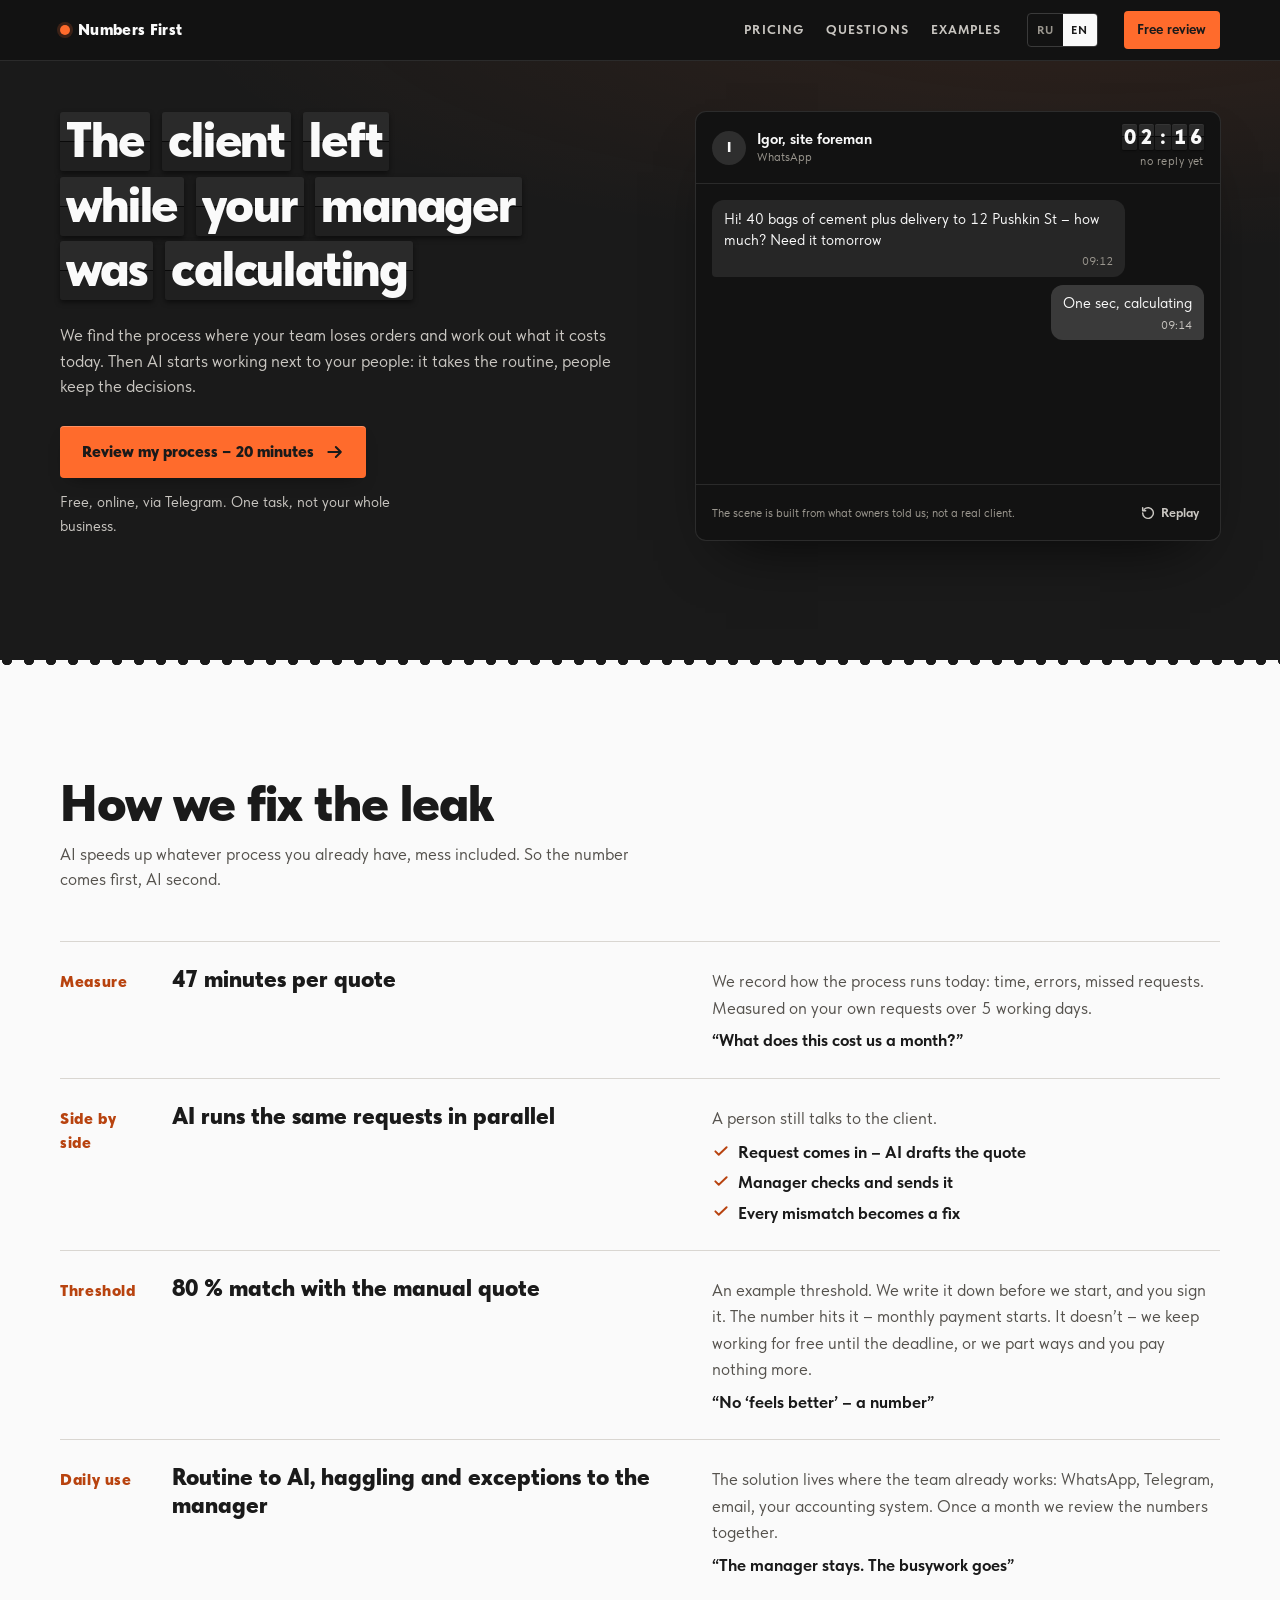
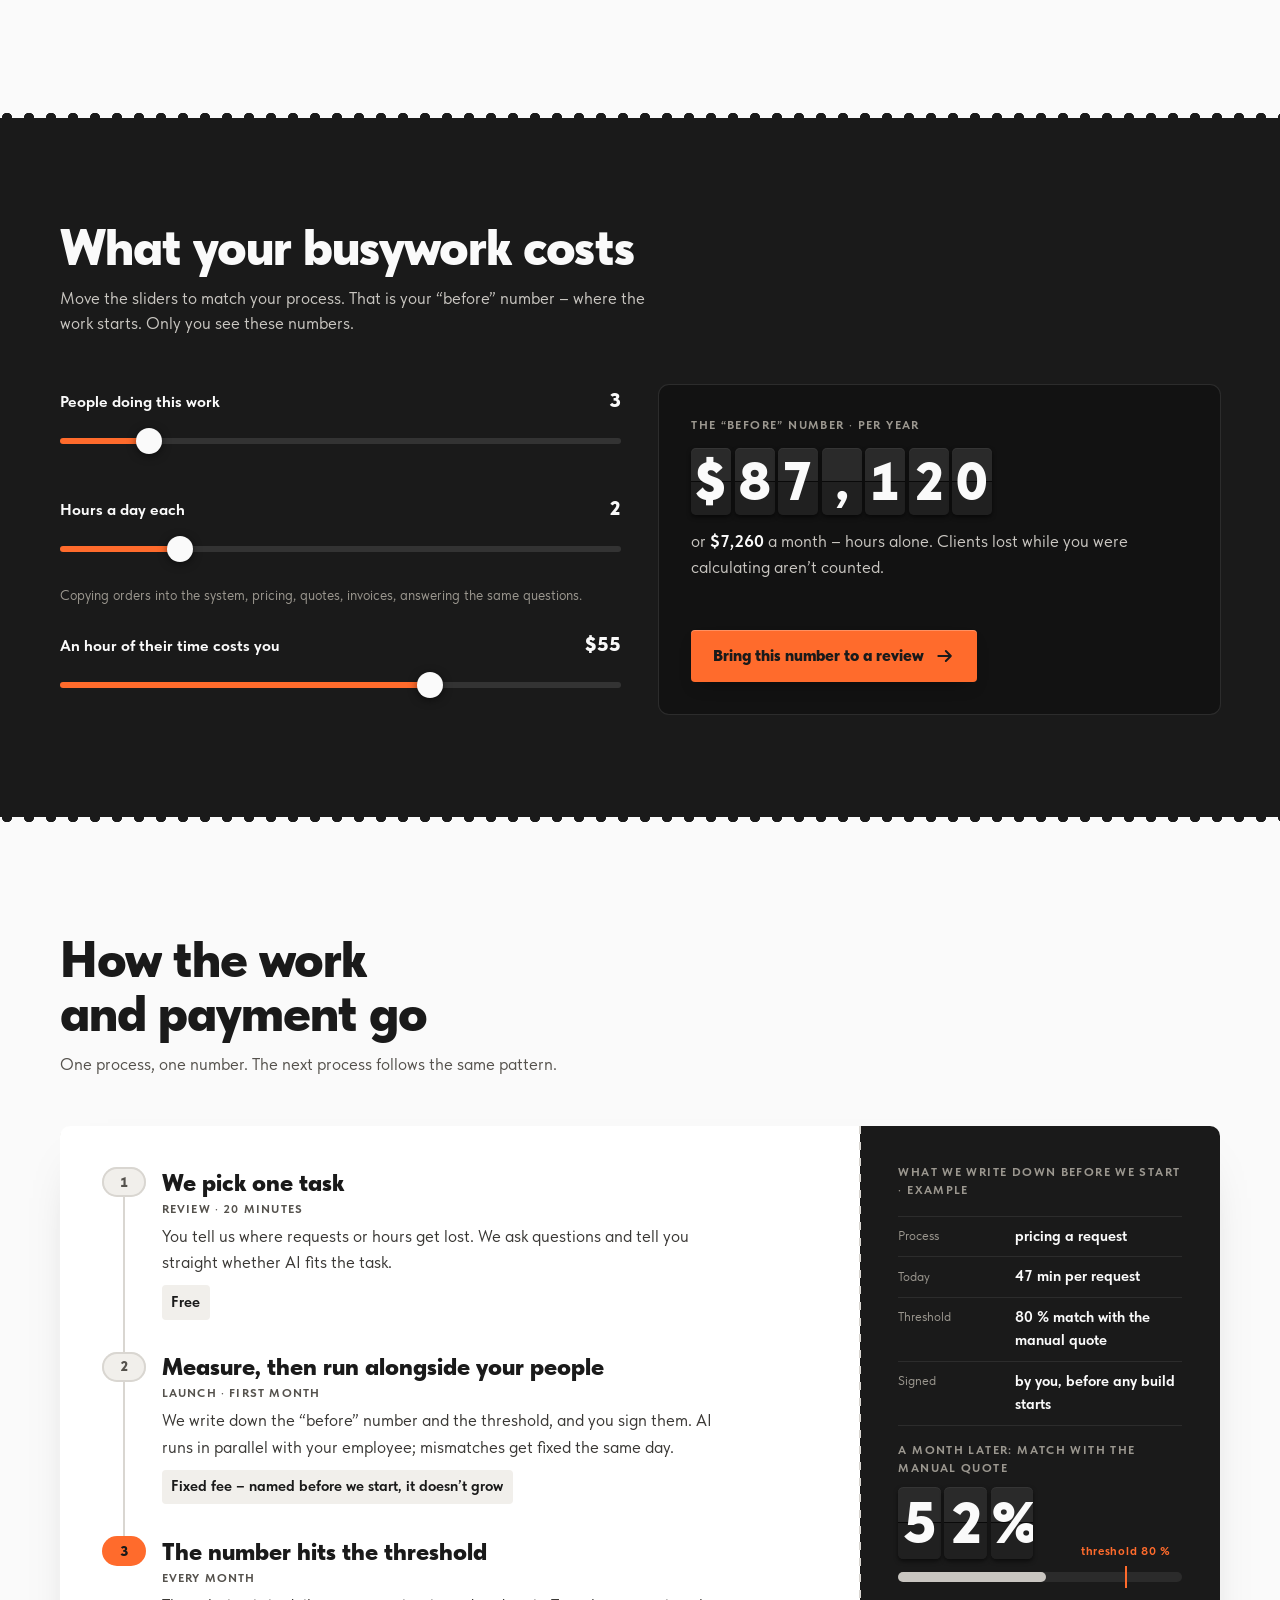
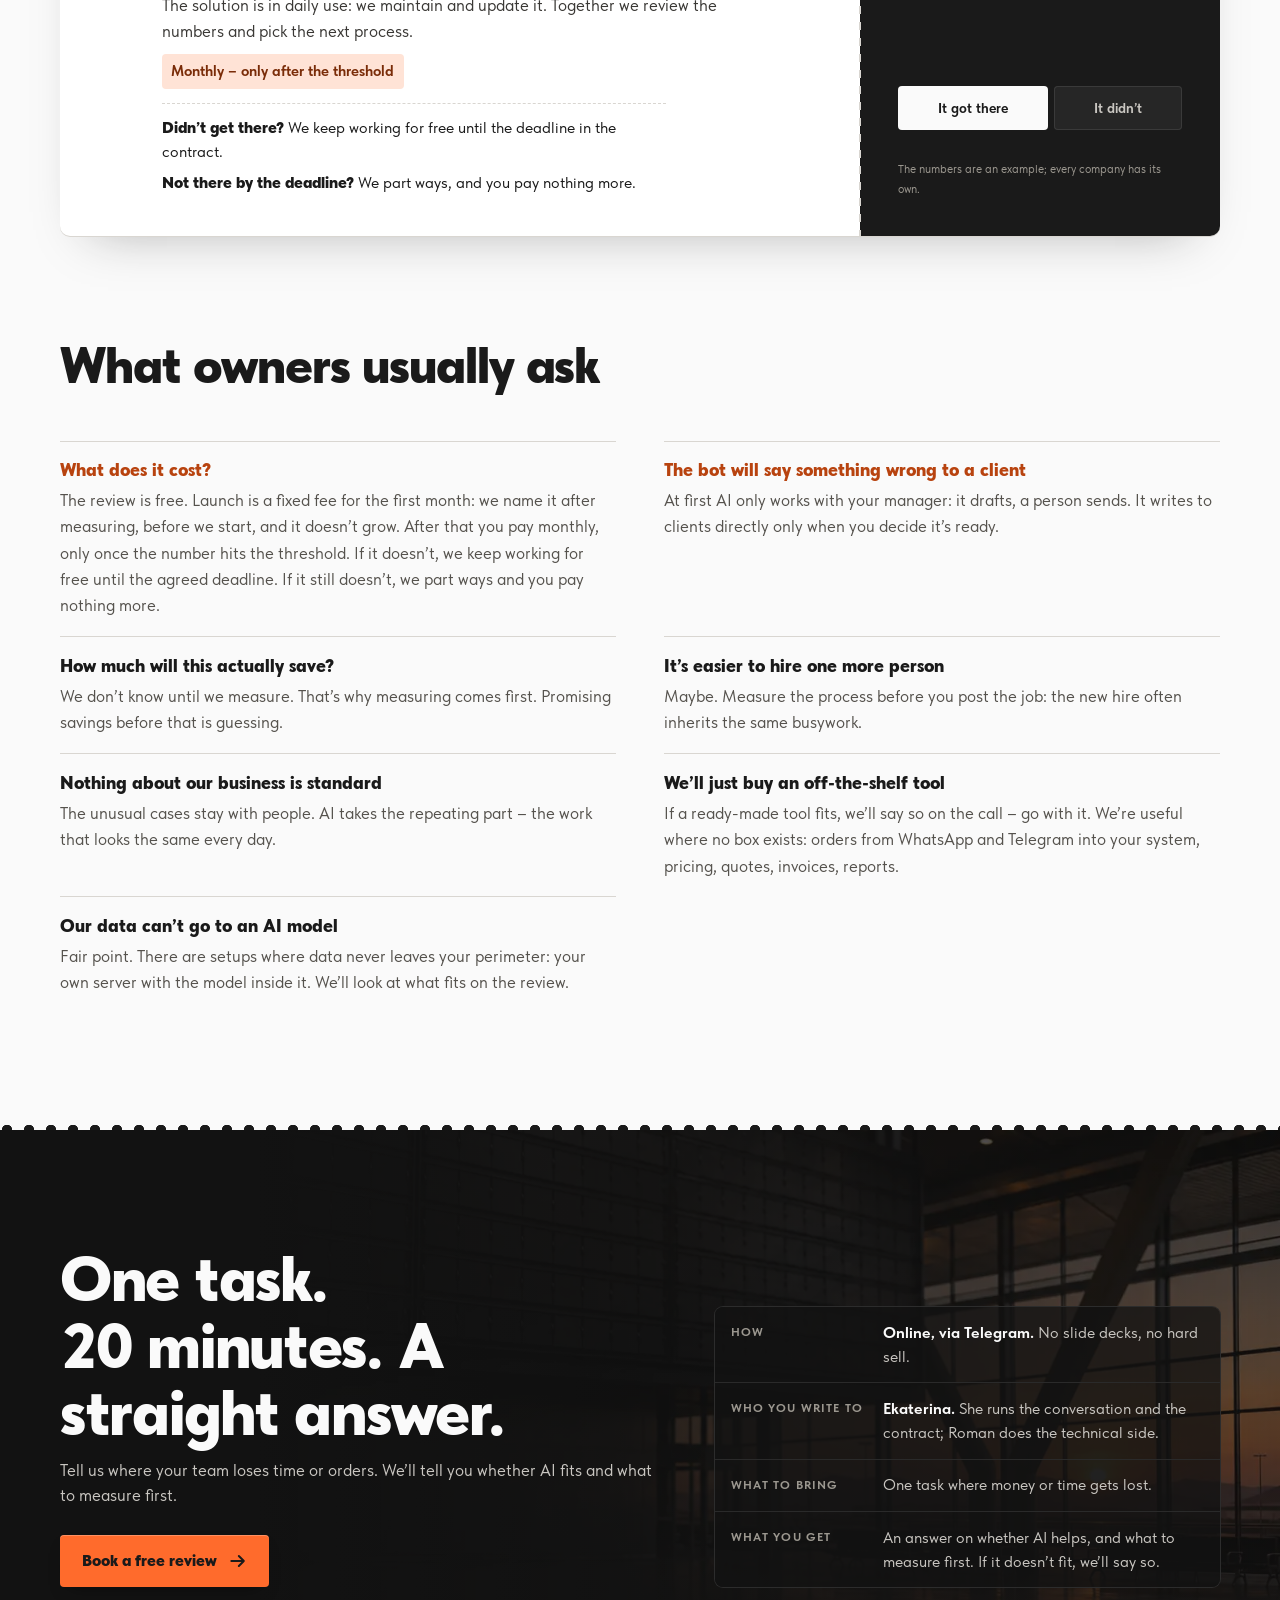
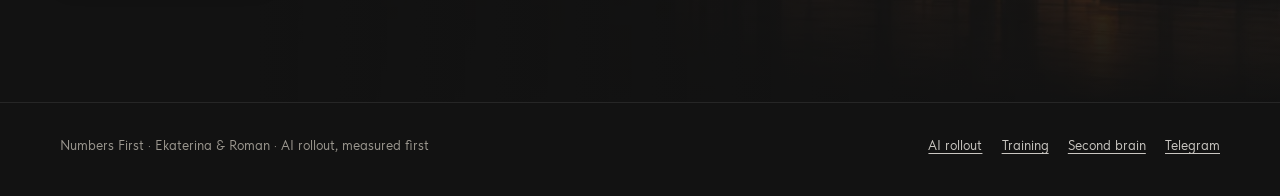
<file: redesign/vnedrenie.html>
<!doctype html>
<html lang="ru" data-lang="ru"
  data-title-ru="Клиент ушёл, пока считали – внедрение ИИ с замером | Сначала цифра"
  data-title-en="The client left while you were calculating – AI rollout, measured first | Numbers First">
<head>
<meta charset="utf-8">
<meta name="viewport" content="width=device-width, initial-scale=1, viewport-fit=cover">
<meta name="robots" content="noindex, nofollow">
<meta name="theme-color" content="#1a1a1a">
<title>Клиент ушёл, пока считали – внедрение ИИ с замером | Сначала цифра</title>
<meta name="description" content="Находим процесс, на котором команда теряет заказы, и считаем, сколько он стоит. Потом запускаем ИИ рядом с сотрудником. Помесячно платите, только когда цифра дошла до порога.">
<meta property="og:title" content="Сначала цифра, потом ИИ">
<meta property="og:description" content="Находим процесс, на котором команда теряет заказы, и считаем, сколько он стоит. Потом запускаем ИИ рядом с сотрудником. Помесячно платите, только когда цифра дошла до порога.">
<meta property="og:image" content="https://skillet07.github.io/owners-ai-site/redesign/assets/img/og.jpg">
<meta property="og:type" content="website">
<meta name="twitter:card" content="summary_large_image">
<link rel="icon" href="data:image/svg+xml,%3Csvg xmlns=%22http://www.w3.org/2000/svg%22 viewBox=%220 0 32 32%22%3E%3Crect width=%2232%22 height=%2232%22 rx=%226%22 fill=%22%231a1a1a%22/%3E%3Ccircle cx=%2216%22 cy=%2216%22 r=%227%22 fill=%22%23ff6b2c%22/%3E%3C/svg%3E">
<link rel="preload" href="assets/fonts/tilda-black.woff2" as="font" type="font/woff2" crossorigin>
<link rel="preload" href="assets/fonts/tilda-bold.woff2" as="font" type="font/woff2" crossorigin>
<link rel="stylesheet" href="assets/nf.css">
</head>
<body>
<a class="skip" href="#main"><span lang="ru">К содержанию</span><span lang="en">Skip to content</span></a>
<svg width="0" height="0" style="position:absolute" aria-hidden="true">
  <symbol id="i-arrow" viewBox="0 0 24 24"><path d="M4 12h15M13 6l6 6-6 6" fill="none" stroke="currentColor" stroke-width="2.4" stroke-linecap="round" stroke-linejoin="round"/></symbol>
  <symbol id="i-check" viewBox="0 0 24 24"><path d="M4.5 12.5l4.5 4.5L19.5 7" fill="none" stroke="currentColor" stroke-width="2.6" stroke-linecap="round" stroke-linejoin="round"/></symbol>
  <symbol id="i-cross" viewBox="0 0 24 24"><path d="M6 6l12 12M18 6L6 18" fill="none" stroke="currentColor" stroke-width="2.4" stroke-linecap="round"/></symbol>
  <symbol id="i-dot" viewBox="0 0 24 24"><circle cx="12" cy="12" r="4" fill="currentColor"/></symbol>
</svg>

<header class="top">
  <div class="wrap">
    <a class="logo" href="index.html"><span class="lamp" aria-hidden="true"></span><span lang="ru">Сначала цифра</span><span lang="en">Numbers First</span></a>
    <nav class="nav" aria-label="Разделы / Sections">
      <a href="#oplata"><span lang="ru">Оплата</span><span lang="en">Pricing</span></a>
      <a href="#faq"><span lang="ru">Вопросы</span><span lang="en">Questions</span></a>
      <a href="index.html#cases"><span lang="ru">Примеры</span><span lang="en">Examples</span></a>
    </nav>
    <div class="lang" role="group" aria-label="Язык / Language">
      <button type="button" data-set="ru" aria-pressed="true">RU</button>
      <button type="button" data-set="en" aria-pressed="false">EN</button>
    </div>
    <a class="btn sm" href="https://t.me/aieseia"><span lang="ru">Разбор</span><span lang="en">Free review</span></a>
  </div>
</header>

<main id="main">
  <section class="hero split">
    <div class="wrap hero-grid">
      <div class="hero-top">
        <h1 class="h1" data-words>
          <span lang="ru">Клиент ушёл, пока менеджер считал</span>
          <span lang="en">The client left while your manager was calculating</span>
        </h1>
        <p class="lead"><span lang="ru">Найдём процесс, на котором команда теряет заказы, и посчитаем, сколько он стоит сейчас. Потом запустим ИИ рядом с сотрудником: рутину берёт он, решения остаются за человеком.</span><span lang="en">We find the process where your team loses orders and work out what it costs today. Then AI starts working next to your people: it takes the routine, people keep the decisions.</span></p>
        <div class="cta-row">
          <a class="btn" href="https://t.me/aieseia"><span lang="ru">Разобрать мой процесс – 20&nbsp;минут</span><span lang="en">Review my process – 20&nbsp;minutes</span><svg aria-hidden="true"><use href="#i-arrow"/></svg></a>
          <p class="note"><span lang="ru">Бесплатно, онлайн, в Telegram. Говорим про одну задачу, а не про весь бизнес.</span><span lang="en">Free, online, via Telegram. One task, not your whole business.</span></p>
        </div>
      </div>
      <figure class="scene" data-scene style="margin:0">
        <div class="scene-top">
          <span class="ava" aria-hidden="true"><span lang="ru">И</span><span lang="en">I</span></span>
          <span class="t"><b><span lang="ru">Игорь, прораб</span><span lang="en">Igor, site foreman</span></b><small>WhatsApp</small></span>
          <span class="clk"><span class="fl" data-clock="time" data-from="0" data-to="2820" data-start="1500" data-dur="3800"></span><small><span lang="ru">ответ не ушёл</span><span lang="en">no reply yet</span></small></span>
        </div>
        <div class="chat">
          <div class="msg" data-beat="200"><span lang="ru">Добрый день! 40 мешков цемента М500 и доставка на Пушкина, 12 – сколько выйдет? Нужно на завтра</span><span lang="en">Hi! 40 bags of cement plus delivery to 12 Pushkin St – how much? Need it tomorrow</span><small>09:12</small></div>
          <div class="msg out" data-beat="1100"><span lang="ru">Секунду, считаю</span><span lang="en">One sec, calculating</span><small>09:14</small></div>
          <div class="msg sys" data-beat="2600"><span lang="ru">прайс, звонок на склад, доставка, скидка</span><span lang="en">price list, call the warehouse, delivery, discount</span></div>
          <div class="msg end" data-beat="5600"><span lang="ru">Спасибо, уже нашли у других</span><span lang="en">Thanks, we found it elsewhere</span><small>09:59</small></div>
        </div>
        <figcaption class="scene-foot"><span lang="ru">Сцена собрана из слов собственников, это не реальный клиент.</span><span lang="en">The scene is built from what owners told us; not a real client.</span><button class="replay" type="button"><svg aria-hidden="true" viewBox="0 0 24 24"><path d="M4 12a8 8 0 1 0 2.4-5.7M4 4v4.5h4.5" fill="none" stroke="currentColor" stroke-width="2.2" stroke-linecap="round" stroke-linejoin="round"/></svg><span lang="ru">Повторить</span><span lang="en">Replay</span></button></figcaption>
      </figure>
    </div>
  </section>

  <div class="perf" aria-hidden="true"></div>
  <section class="sec paper" id="kak">
    <div class="wrap">
      <div class="head">
        <h2 class="h2"><span lang="ru">Как закрываем эту течь</span><span lang="en">How we fix the leak</span></h2>
        <p class="sub"><span lang="ru">ИИ ускоряет тот процесс, который у вас есть. Беспорядок он ускоряет тоже. Поэтому сначала цифра, потом ИИ.</span><span lang="en">AI speeds up whatever process you already have, mess included. So the number comes first, AI second.</span></p>
      </div>
      <div class="steps">
        <div class="step">
          <span class="k"><span lang="ru">Замер</span><span lang="en">Measure</span></span>
          <h3><span lang="ru">47 минут на один расчёт</span><span lang="en">47 minutes per quote</span></h3>
          <p><span lang="ru">Записываем, как процесс идёт сейчас: время, ошибки, пропущенные заявки. Снимаем на ваших заявках за 5 рабочих дней.</span><span lang="en">We record how the process runs today: time, errors, missed requests. Measured on your own requests over 5 working days.</span><q><span lang="ru">Сколько это стоит нам в месяц?</span><span lang="en">What does this cost us a month?</span></q></p>
        </div>
        <div class="step">
          <span class="k"><span lang="ru">Рядом</span><span lang="en">Side by side</span></span>
          <h3><span lang="ru">ИИ считает те же заявки параллельно</span><span lang="en">AI runs the same requests in parallel</span></h3>
          <div><p><span lang="ru">Клиенту пишет человек.</span><span lang="en">A person still talks to the client.</span></p>
            <ul>
              <li><svg aria-hidden="true"><use href="#i-check"/></svg><span lang="ru">Пришла заявка – ИИ готовит расчёт</span><span lang="en">Request comes in – AI drafts the quote</span></li>
              <li><svg aria-hidden="true"><use href="#i-check"/></svg><span lang="ru">Менеджер сверяет и отправляет</span><span lang="en">Manager checks and sends it</span></li>
              <li><svg aria-hidden="true"><use href="#i-check"/></svg><span lang="ru">Каждое расхождение – в правку</span><span lang="en">Every mismatch becomes a fix</span></li>
            </ul></div>
        </div>
        <div class="step">
          <span class="k"><span lang="ru">Порог</span><span lang="en">Threshold</span></span>
          <h3><span lang="ru">80&nbsp;% совпадений с ручным расчётом</span><span lang="en">80&nbsp;% match with the manual quote</span></h3>
          <p><span lang="ru">Пример порога. Его записываем до старта, вы его подписываете. Цифра дошла – начинается помесячная оплата. Не дошла – дорабатываем бесплатно до срока или расходимся, больше вы не платите.</span><span lang="en">An example threshold. We write it down before we start, and you sign it. The number hits it – monthly payment starts. It doesn’t – we keep working for free until the deadline, or we part ways and you pay nothing more.</span><q><span lang="ru">Никаких «вроде стало лучше»</span><span lang="en">No ‘feels better’ – a number</span></q></p>
        </div>
        <div class="step">
          <span class="k"><span lang="ru">В работе</span><span lang="en">Daily use</span></span>
          <h3><span lang="ru">Рутина – у ИИ, торг и исключения – у менеджера</span><span lang="en">Routine to AI, haggling and exceptions to the manager</span></h3>
          <p><span lang="ru">Решение работает там, где уже работает команда: WhatsApp, Telegram, почта, 1С. Раз в месяц смотрим цифры вместе.</span><span lang="en">The solution lives where the team already works: WhatsApp, Telegram, email, your accounting system. Once a month we review the numbers together.</span><q><span lang="ru">Менеджер остаётся. Уходит рутина</span><span lang="en">The manager stays. The busywork goes</span></q></p>
        </div>
      </div>
    </div>
  </section>
  <div class="perf up" aria-hidden="true"></div>

  <section class="sec calc" id="calc">
    <div class="wrap">
      <div class="head">
        <h2 class="h2"><span lang="ru">Сколько стоит ваша рутина</span><span lang="en">What your busywork costs</span></h2>
        <p class="sub"><span lang="ru">Подвигайте ползунки под свой процесс. Это и есть цифра «до», с которой начинается работа. Цифры видите только вы.</span><span lang="en">Move the sliders to match your process. That is your “before” number – where the work starts. Only you see these numbers.</span></p>
      </div>
      <div class="calc-grid">
        <form class="fields" onsubmit="return false">
          <div class="field">
            <label for="ppl"><span><span lang="ru">Сколько человек делают эту работу</span><span lang="en">People doing this work</span></span><output id="ppl-o">3</output></label>
            <input id="ppl" type="range" min="1" max="15" step="1" value="3">
          </div>
          <div class="field">
            <label for="hrs"><span><span lang="ru">Часов в день у каждого</span><span lang="en">Hours a day each</span></span><output id="hrs-o">2</output></label>
            <input id="hrs" type="range" min="0.5" max="8" step="0.5" value="2">
            <small><span lang="ru">Перенос заявок в учёт, расчёт цены, КП, счета, ответы на одни и те же вопросы.</span><span lang="en">Copying orders into the system, pricing, quotes, invoices, answering the same questions.</span></small>
          </div>
          <div class="field">
            <label for="rate"><span><span lang="ru">Час сотрудника обходится вам в</span><span lang="en">An hour of their time costs you</span></span><output id="rate-o">500 ₽</output></label>
            <input id="rate" type="range" min="200" max="3000" step="50" value="500">
          </div>
        </form>
        <div class="result" aria-live="polite">
          <span class="lbl"><span lang="ru">Цифра «до» · в год</span><span lang="en">The “before” number · per year</span></span>
          <span class="fl" id="sum-y"></span>
          <p><span lang="ru">или <b id="sum-m">0</b> в месяц – только на часах. Клиенты, которые ушли, пока считали, сюда не входят.</span><span lang="en">or <b id="sum-m-en">0</b> a month – hours alone. Clients lost while you were calculating aren’t counted.</span></p>
          <a class="btn" href="https://t.me/aieseia"><span lang="ru">Принести эту цифру на разбор</span><span lang="en">Bring this number to a review</span><svg aria-hidden="true"><use href="#i-arrow"/></svg></a>
        </div>
      </div>
    </div>
  </section>

  <div class="perf" aria-hidden="true"></div>
  <section class="sec paper" id="oplata">
    <div class="wrap">
      <div class="head">
        <h2 class="h2"><span lang="ru">Как идёт работа и оплата</span><span lang="en">How the work and payment go</span></h2>
        <p class="sub"><span lang="ru">Один процесс, одна цифра. Следующий процесс – по тому же образцу.</span><span lang="en">One process, one number. The next process follows the same pattern.</span></p>
      </div>
      <div class="ticket">
        <ol class="route">
          <li class="stop">
            <span class="dot" aria-hidden="true">1</span>
            <div>
              <h3><span lang="ru">Выбираем одну задачу</span><span lang="en">We pick one task</span></h3>
              <span class="when"><span lang="ru">Разбор · 20 минут</span><span lang="en">Review · 20 minutes</span></span>
              <p><span lang="ru">Вы рассказываете, где теряются заявки или время. Мы задаём вопросы и честно говорим, подходит ли задача ИИ.</span><span lang="en">You tell us where requests or hours get lost. We ask questions and tell you straight whether AI fits the task.</span></p>
              <span class="pay"><span lang="ru">Бесплатно</span><span lang="en">Free</span></span>
            </div>
          </li>
          <li class="stop">
            <span class="dot" aria-hidden="true">2</span>
            <div>
              <h3><span lang="ru">Замер и запуск рядом с человеком</span><span lang="en">Measure, then run alongside your people</span></h3>
              <span class="when"><span lang="ru">Запуск · первый месяц</span><span lang="en">Launch · first month</span></span>
              <p><span lang="ru">Записываем цифру «до» и порог, вы их подписываете. ИИ работает параллельно с сотрудником, расхождения правим в тот же день.</span><span lang="en">We write down the “before” number and the threshold, and you sign them. AI runs in parallel with your employee; mismatches get fixed the same day.</span></p>
              <span class="pay"><span lang="ru">Фиксированная сумма – называем до старта, она не растёт</span><span lang="en">Fixed fee – named before we start, it doesn’t grow</span></span>
            </div>
          </li>
          <li class="stop goal">
            <span class="dot" aria-hidden="true">3</span>
            <div>
              <h3><span lang="ru">Цифра дошла до порога</span><span lang="en">The number hits the threshold</span></h3>
              <span class="when"><span lang="ru">Каждый месяц</span><span lang="en">Every month</span></span>
              <p><span lang="ru">Решение в работе: сопровождаем и обновляем. Вместе смотрим цифры и выбираем следующий процесс.</span><span lang="en">The solution is in daily use: we maintain and update it. Together we review the numbers and pick the next process.</span></p>
              <span class="pay"><span lang="ru">Помесячно – только после порога</span><span lang="en">Monthly – only after the threshold</span></span>
              <div class="fork">
                <span><b lang="ru">Не дошла?</b><b lang="en">Didn’t get there?</b> <span lang="ru">Дорабатываем бесплатно до срока из договора.</span><span lang="en">We keep working for free until the deadline in the contract.</span></span>
                <span><b lang="ru">Не дошли к сроку?</b><b lang="en">Not there by the deadline?</b> <span lang="ru">Расходимся, больше вы не платите.</span><span lang="en">We part ways, and you pay nothing more.</span></span>
              </div>
            </div>
          </li>
        </ol>

        <div class="stub" data-meter data-goal="80" data-hit="86" data-miss="64">
          <span class="lbl"><span lang="ru">Что записываем до старта · пример</span><span lang="en">What we write down before we start · example</span></span>
          <dl class="deal">
            <div><dt><span lang="ru">Процесс</span><span lang="en">Process</span></dt><dd><span lang="ru">расчёт цены по заявке</span><span lang="en">pricing a request</span></dd></div>
            <div><dt><span lang="ru">Сейчас</span><span lang="en">Today</span></dt><dd><span lang="ru">47 мин на заявку</span><span lang="en">47 min per request</span></dd></div>
            <div><dt><span lang="ru">Порог</span><span lang="en">Threshold</span></dt><dd><span lang="ru">80&nbsp;% совпадений с ручным расчётом</span><span lang="en">80&nbsp;% match with the manual quote</span></dd></div>
            <div><dt><span lang="ru">Подпись</span><span lang="en">Signed</span></dt><dd><span lang="ru">ваша, до первой строчки кода</span><span lang="en">by you, before any build starts</span></dd></div>
          </dl>
          <span class="lbl"><span lang="ru">Через месяц: совпадение с ручным расчётом</span><span lang="en">A month later: match with the manual quote</span></span>
          <div class="meter">
            <span class="fl" aria-live="off"></span>
            <div class="bar" aria-hidden="true"><i></i><b><span lang="ru">порог 80&nbsp;%</span><span lang="en">threshold 80&nbsp;%</span></b></div>
          </div>
          <p class="verdict" aria-live="polite">
            <span data-for="hit" hidden><b lang="ru">Порог пройден.</b><b lang="en">Threshold reached.</b> <span lang="ru">С этого месяца – помесячная оплата.</span><span lang="en">Monthly payment starts this month.</span></span>
            <span data-for="miss" hidden><b lang="ru">Не дошла до порога.</b><b lang="en">Below the threshold.</b> <span lang="ru">Дорабатываем бесплатно до срока из договора. Не дошли к сроку – расходимся.</span><span lang="en">We keep working for free until the deadline. Not there by then – we part ways.</span></span>
          </p>
          <div class="seg" role="group" aria-label="Пример / Example">
            <button type="button" data-mode="hit" aria-pressed="true"><span lang="ru">Цифра дошла</span><span lang="en">It got there</span></button>
            <button type="button" data-mode="miss" aria-pressed="false"><span lang="ru">Не дошла</span><span lang="en">It didn’t</span></button>
          </div>
          <p class="ex"><span lang="ru">Цифры – пример, у каждой компании свои.</span><span lang="en">The numbers are an example; every company has its own.</span></p>
        </div>
      </div>
    </div>
  </section>

  <section class="sec paper" id="faq" style="padding-top:0">
    <div class="wrap">
      <div class="head"><h2 class="h2"><span lang="ru">Что обычно спрашивают</span><span lang="en">What owners usually ask</span></h2></div>
      <div class="qa">
        <div class="key"><h3><span lang="ru">Сколько это стоит?</span><span lang="en">What does it cost?</span></h3><p><span lang="ru">Разбор бесплатный. Запуск – фиксированная сумма за первый месяц: называем её после замера, до старта, и она не растёт. Дальше платите помесячно, только когда цифра дошла до порога. Не дошла – дорабатываем бесплатно до срока из договора. Не дошли и к сроку – расходимся, больше вы не платите.</span><span lang="en">The review is free. Launch is a fixed fee for the first month: we name it after measuring, before we start, and it doesn’t grow. After that you pay monthly, only once the number hits the threshold. If it doesn’t, we keep working for free until the agreed deadline. If it still doesn’t, we part ways and you pay nothing more.</span></p></div>
        <div class="key"><h3><span lang="ru">Бот наговорит клиенту лишнего</span><span lang="en">The bot will say something wrong to a client</span></h3><p><span lang="ru">Сначала ИИ работает только с менеджером: готовит расчёт, а отправляет человек. Писать клиенту напрямую он начнёт, только когда вы сами решите, что можно.</span><span lang="en">At first AI only works with your manager: it drafts, a person sends. It writes to clients directly only when you decide it’s ready.</span></p></div>
        <div><h3><span lang="ru">Сколько это реально сэкономит?</span><span lang="en">How much will this actually save?</span></h3><p><span lang="ru">Не знаем, пока не посчитаем. Поэтому первым делом замер. Обещать экономию до замера – значит гадать.</span><span lang="en">We don’t know until we measure. That’s why measuring comes first. Promising savings before that is guessing.</span></p></div>
        <div><h3><span lang="ru">Проще нанять ещё одного человека</span><span lang="en">It’s easier to hire one more person</span></h3><p><span lang="ru">Может быть. Посчитайте процесс, прежде чем открывать вакансию: часто новому человеку достаётся та же рутина.</span><span lang="en">Maybe. Measure the process before you post the job: the new hire often inherits the same busywork.</span></p></div>
        <div><h3><span lang="ru">У нас всё нестандартно</span><span lang="en">Nothing about our business is standard</span></h3><p><span lang="ru">Нестандартное остаётся человеку. ИИ берёт повторяющуюся часть – ту, что каждый день одинаковая.</span><span lang="en">The unusual cases stay with people. AI takes the repeating part – the work that looks the same every day.</span></p></div>
        <div><h3><span lang="ru">Купим готовый сервис</span><span lang="en">We’ll just buy an off-the-shelf tool</span></h3><p><span lang="ru">Если под вашу задачу есть готовая коробка, мы скажем об этом на разборе – берите её. Мы нужны там, где коробки нет: заказы из WhatsApp и Telegram в учёт, расчёт цены, КП, счета, отчёты.</span><span lang="en">If a ready-made tool fits, we’ll say so on the call – go with it. We’re useful where no box exists: orders from WhatsApp and Telegram into your system, pricing, quotes, invoices, reports.</span></p></div>
        <div><h3><span lang="ru">Наши данные нельзя отдавать нейросети</span><span lang="en">Our data can’t go to an AI model</span></h3><p><span lang="ru">Правильный вопрос. Есть варианты, где данные не покидают ваш контур: свой сервер и модель внутри него. На разборе посмотрим, что вам подходит.</span><span lang="en">Fair point. There are setups where data never leaves your perimeter: your own server with the model inside it. We’ll look at what fits on the review.</span></p></div>
      </div>
    </div>
  </section>
  <div class="perf up" aria-hidden="true" style="background-color:var(--paper)"></div>

  <section class="final" id="contact">
    <div class="bg" aria-hidden="true"></div>
    <div class="wrap final-grid">
      <div>
        <h2 class="h2"><span lang="ru">Одна задача. 20&nbsp;минут. Честный ответ.</span><span lang="en">One task. 20&nbsp;minutes. A straight answer.</span></h2>
        <p class="sub" style="margin-bottom:1.6rem"><span lang="ru">Расскажите, на чём команда теряет время или заказы. Скажем, подходит ли это ИИ и что замерить первым.</span><span lang="en">Tell us where your team loses time or orders. We’ll tell you whether AI fits and what to measure first.</span></p>
        <a class="btn" href="https://t.me/aieseia"><span lang="ru">Записаться на разбор</span><span lang="en">Book a free review</span><svg aria-hidden="true"><use href="#i-arrow"/></svg></a>
      </div>
      <ul class="prep">
        <li><span><span lang="ru">Как</span><span lang="en">How</span></span><span><b lang="ru">Онлайн, в Telegram.</b><b lang="en">Online, via Telegram.</b> <span lang="ru">Без презентаций и продаж в лоб.</span><span lang="en">No slide decks, no hard sell.</span></span></li>
        <li><span><span lang="ru">Кому пишете</span><span lang="en">Who you write to</span></span><span><b lang="ru">Екатерине.</b><b lang="en">Ekaterina.</b> <span lang="ru">Она ведёт разговор и договор, Роман – техническую часть.</span><span lang="en">She runs the conversation and the contract; Roman does the technical side.</span></span></li>
        <li><span><span lang="ru">Что подготовить</span><span lang="en">What to bring</span></span><span><span lang="ru">Одну задачу, где теряются деньги или время.</span><span lang="en">One task where money or time gets lost.</span></span></li>
        <li><span><span lang="ru">Что получите</span><span lang="en">What you get</span></span><span><span lang="ru">Ответ, поможет ли ИИ, и что замерить первым. Не подходит – так и скажем.</span><span lang="en">An answer on whether AI helps, and what to measure first. If it doesn’t fit, we’ll say so.</span></span></li>
      </ul>
    </div>
  </section>
</main>

<footer>
  <div class="wrap">
    <span><span lang="ru">Сначала цифра · Екатерина и Роман · внедрение ИИ с замером</span><span lang="en">Numbers First · Ekaterina &amp; Roman · AI rollout, measured first</span></span>
    <nav aria-label="Решения / Solutions">
      <a href="vnedrenie.html"><span lang="ru">Внедрение</span><span lang="en">AI rollout</span></a>
      <a href="obuchenie.html"><span lang="ru">Обучение</span><span lang="en">Training</span></a>
      <a href="vtoroy-mozg.html"><span lang="ru">Второй мозг</span><span lang="en">Second brain</span></a>
      <a href="https://t.me/aieseia">Telegram</a>
    </nav>
  </div>
</footer>

<div class="dock"><a class="btn" href="https://t.me/aieseia"><span lang="ru">Бесплатный разбор · 20&nbsp;минут</span><span lang="en">Free review · 20&nbsp;minutes</span><svg aria-hidden="true"><use href="#i-arrow"/></svg></a></div>

<script src="assets/nf.js"></script>
<script>
(function () {
  var ppl = document.getElementById("ppl"), hrs = document.getElementById("hrs"), rate = document.getElementById("rate");
  var y = document.getElementById("sum-y");
  var month = function () { return +ppl.value * +hrs.value * +rate.value * 22; };
  var live = NB.liveNumber(y, function () { return NB.money(month() * 12, NB.lang()); });
  function presets(lang) {
    if (lang === "en") { rate.min = 5; rate.max = 80; rate.step = 1; if (+rate.value > 80) rate.value = 15; }
    else { rate.min = 200; rate.max = 3000; rate.step = 50; if (+rate.value < 200) rate.value = 500; }
  }
  function calc(user) {
    var lang = NB.lang();
    document.getElementById("ppl-o").textContent = ppl.value;
    document.getElementById("hrs-o").textContent = String(hrs.value).replace(".", lang === "ru" ? "," : ".");
    document.getElementById("rate-o").textContent = NB.money(+rate.value, lang);
    document.getElementById("sum-m").textContent = NB.money(month(), lang);
    document.getElementById("sum-m-en").textContent = NB.money(month(), lang);
    [ppl, hrs, rate].forEach(NB.fill);
    live(user);
  }
  [ppl, hrs, rate].forEach(function (el) { el.addEventListener("input", function () { calc(true); }); });
  NB.onLang(function (l) { presets(l); calc(false); });
  presets(NB.lang()); calc(false);
})();
</script>
</body>
</html>
</file>
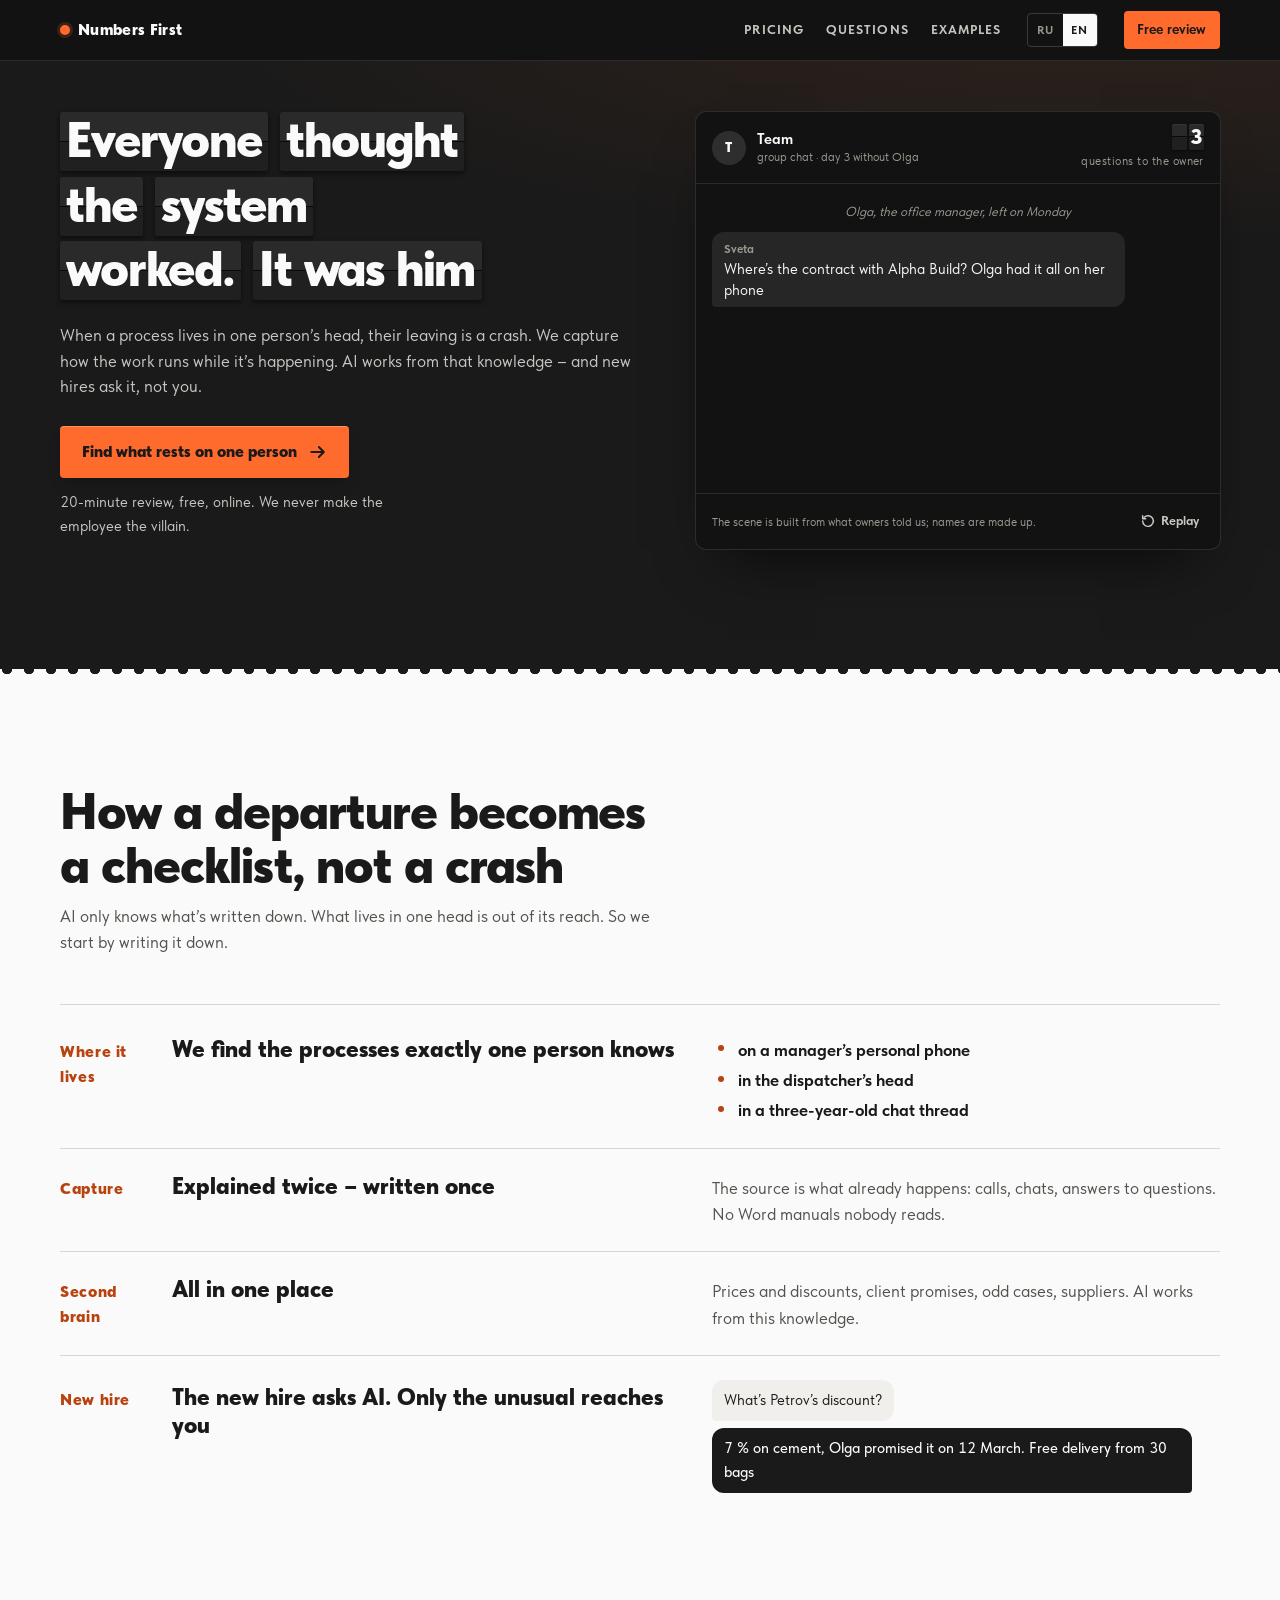
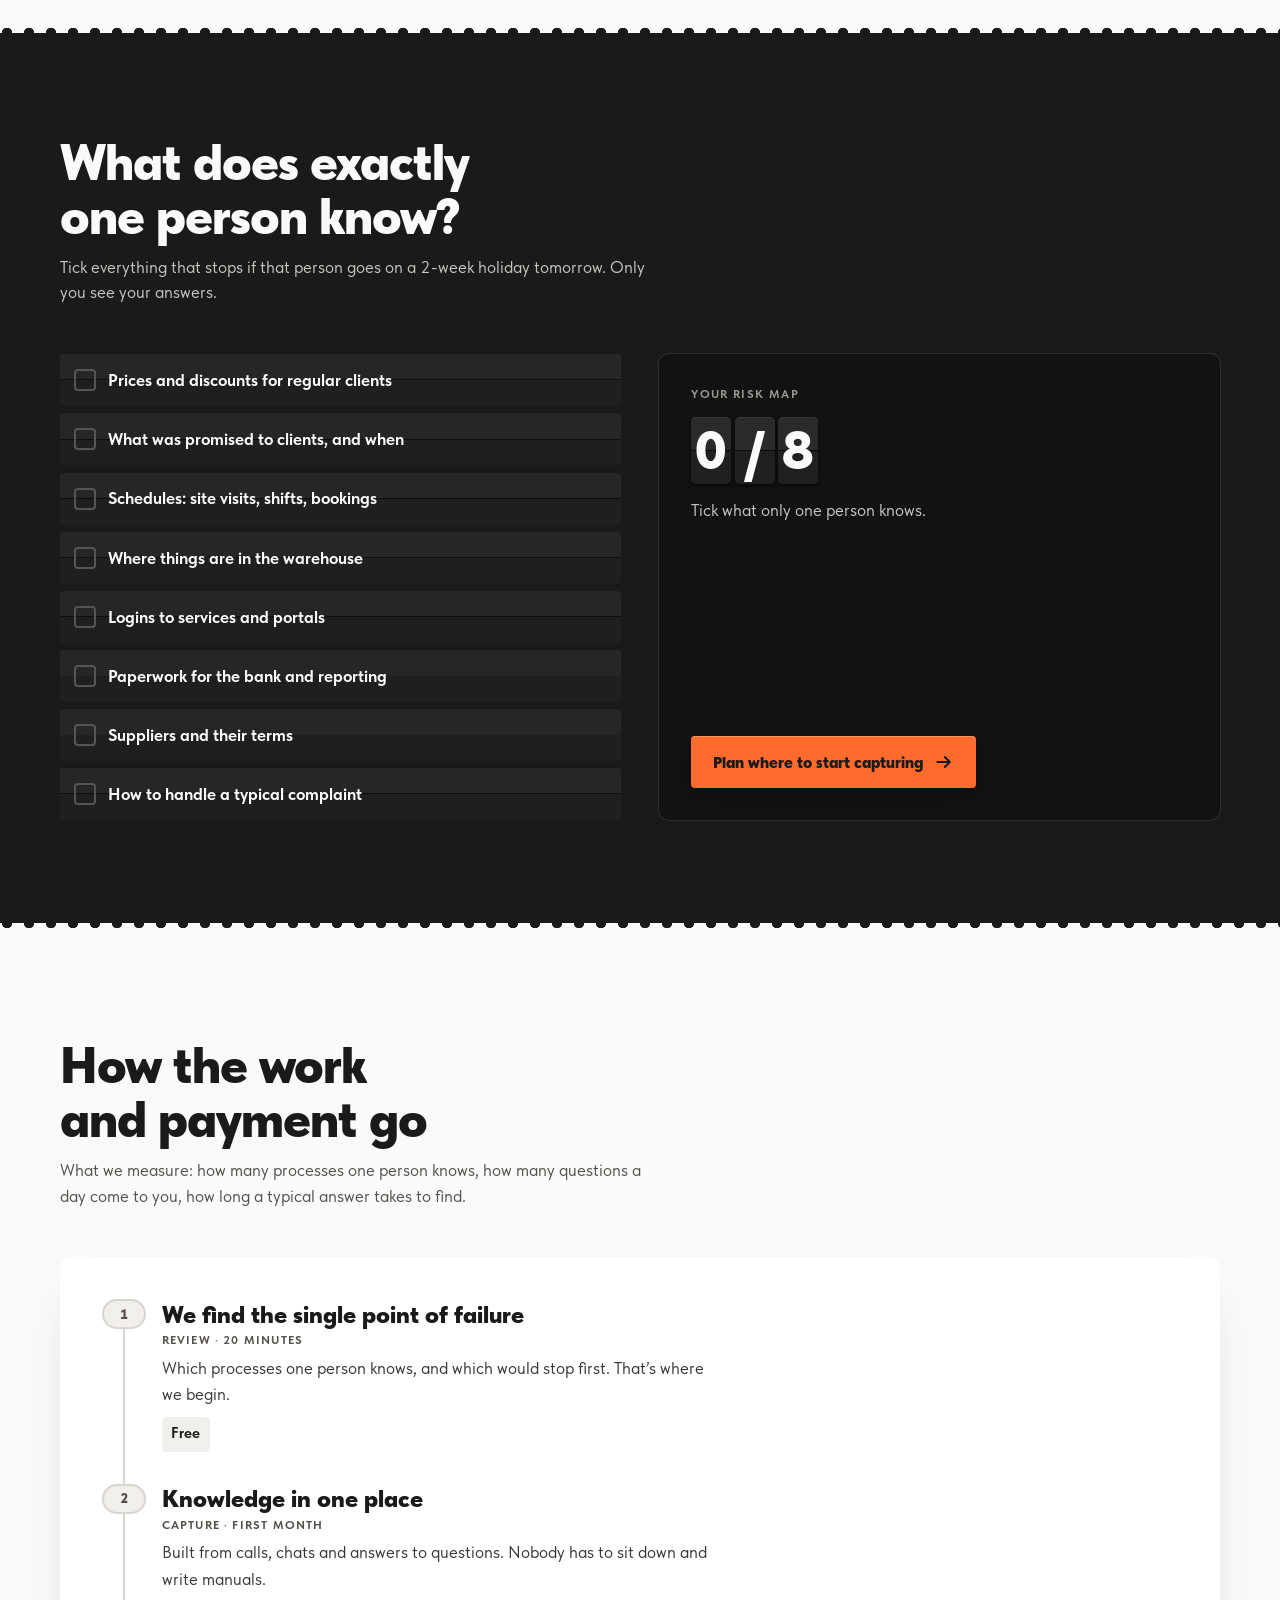
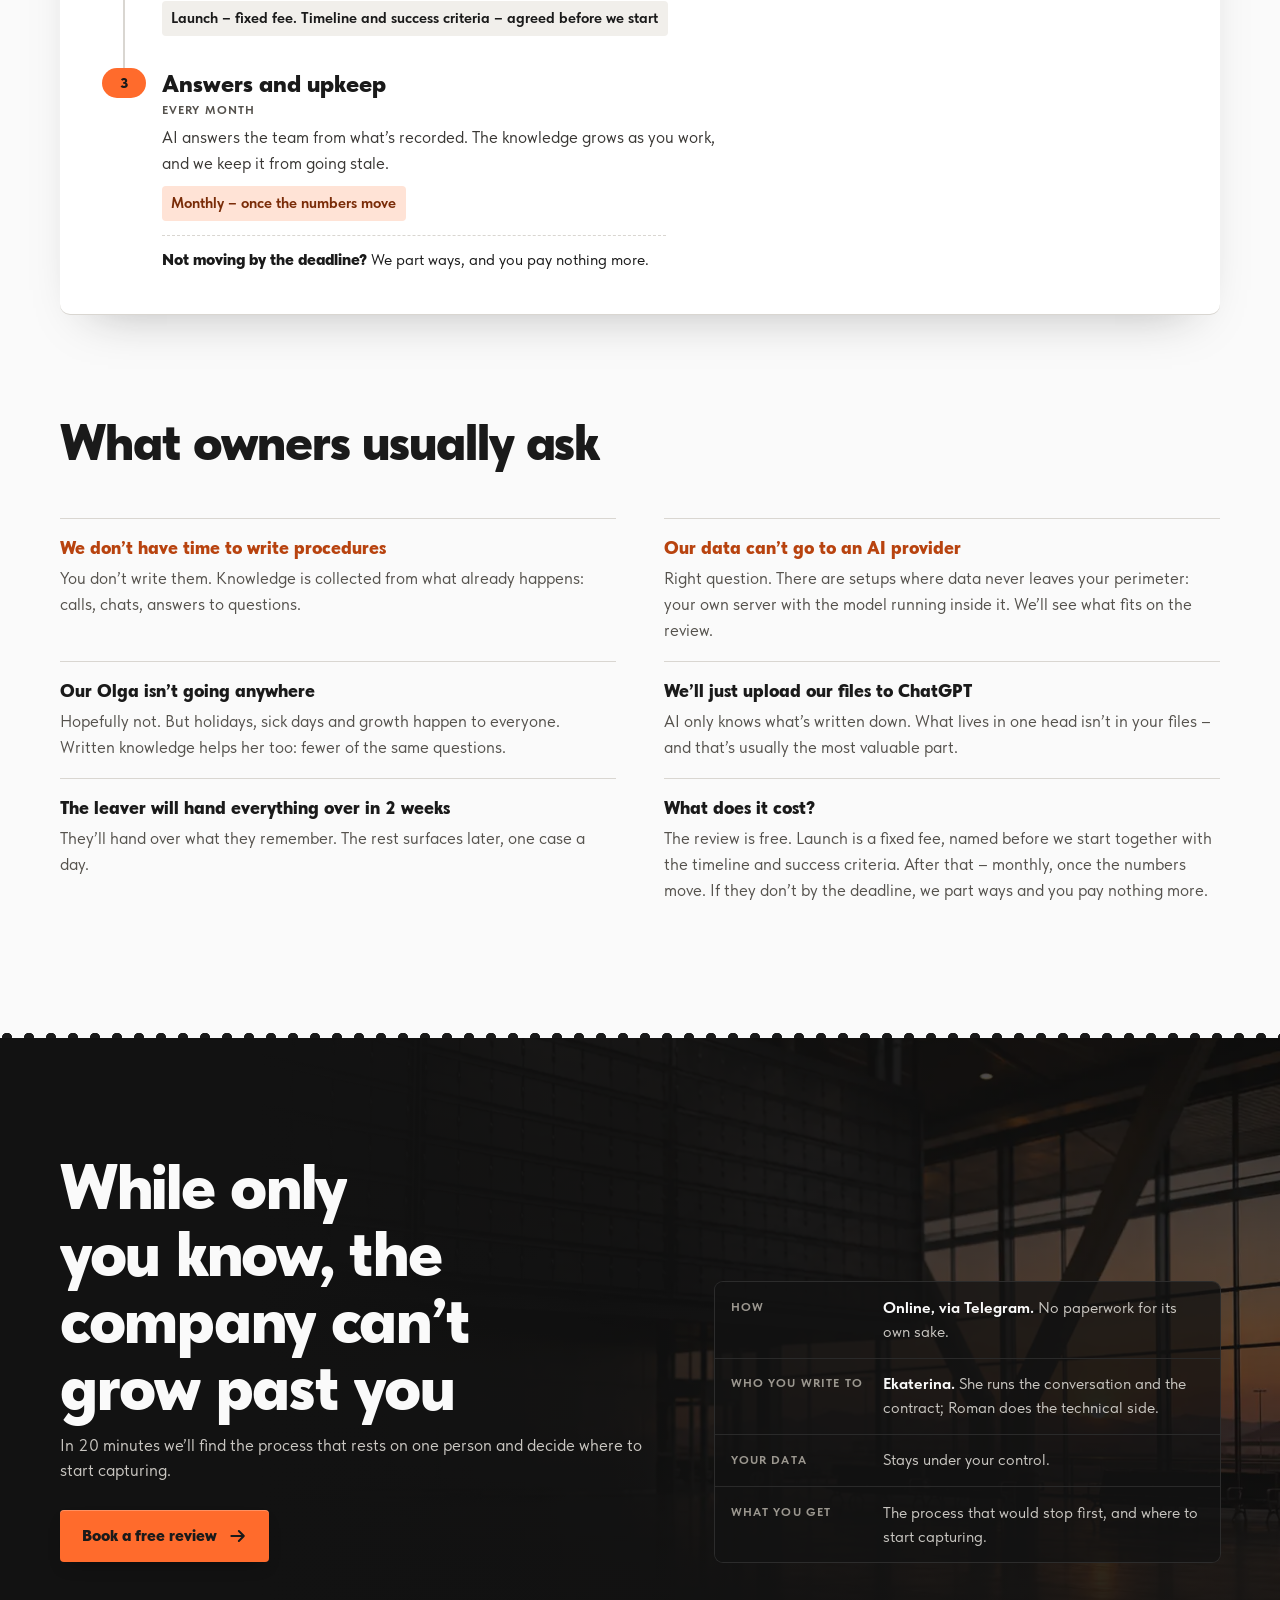
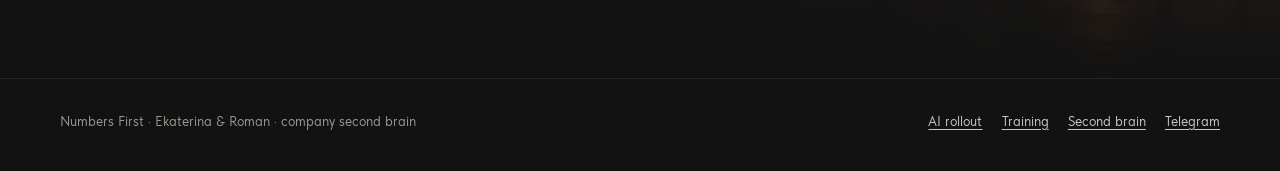
<file: redesign/vtoroy-mozg.html>
<!doctype html>
<html lang="ru" data-lang="ru"
  data-title-ru="Все думали, что работает система. А работал он – второй мозг компании | Сначала цифра"
  data-title-en="Everyone thought the system worked. It was him – company second brain | Numbers First">
<head>
<meta charset="utf-8">
<meta name="viewport" content="width=device-width, initial-scale=1, viewport-fit=cover">
<meta name="robots" content="noindex, nofollow">
<meta name="theme-color" content="#1a1a1a">
<title>Все думали, что работает система. А работал он – второй мозг компании | Сначала цифра</title>
<meta name="description" content="Записываем, как устроена работа, прямо по ходу дел. На этом знании работает ИИ: новичок спрашивает его, а не собственника.">
<meta property="og:title" content="Сначала цифра, потом ИИ">
<meta property="og:description" content="Записываем, как устроена работа, прямо по ходу дел. На этом знании работает ИИ: новичок спрашивает его, а не собственника.">
<meta property="og:image" content="https://skillet07.github.io/owners-ai-site/redesign/assets/img/og.jpg">
<meta property="og:type" content="website">
<meta name="twitter:card" content="summary_large_image">
<link rel="icon" href="data:image/svg+xml,%3Csvg xmlns=%22http://www.w3.org/2000/svg%22 viewBox=%220 0 32 32%22%3E%3Crect width=%2232%22 height=%2232%22 rx=%226%22 fill=%22%231a1a1a%22/%3E%3Ccircle cx=%2216%22 cy=%2216%22 r=%227%22 fill=%22%23ff6b2c%22/%3E%3C/svg%3E">
<link rel="preload" href="assets/fonts/tilda-black.woff2" as="font" type="font/woff2" crossorigin>
<link rel="preload" href="assets/fonts/tilda-bold.woff2" as="font" type="font/woff2" crossorigin>
<link rel="stylesheet" href="assets/nf.css">
</head>
<body>
<a class="skip" href="#main"><span lang="ru">К содержанию</span><span lang="en">Skip to content</span></a>
<svg width="0" height="0" style="position:absolute" aria-hidden="true">
  <symbol id="i-arrow" viewBox="0 0 24 24"><path d="M4 12h15M13 6l6 6-6 6" fill="none" stroke="currentColor" stroke-width="2.4" stroke-linecap="round" stroke-linejoin="round"/></symbol>
  <symbol id="i-check" viewBox="0 0 24 24"><path d="M4.5 12.5l4.5 4.5L19.5 7" fill="none" stroke="currentColor" stroke-width="2.6" stroke-linecap="round" stroke-linejoin="round"/></symbol>
  <symbol id="i-cross" viewBox="0 0 24 24"><path d="M6 6l12 12M18 6L6 18" fill="none" stroke="currentColor" stroke-width="2.4" stroke-linecap="round"/></symbol>
  <symbol id="i-dot" viewBox="0 0 24 24"><circle cx="12" cy="12" r="4" fill="currentColor"/></symbol>
</svg>

<header class="top">
  <div class="wrap">
    <a class="logo" href="index.html"><span class="lamp" aria-hidden="true"></span><span lang="ru">Сначала цифра</span><span lang="en">Numbers First</span></a>
    <nav class="nav" aria-label="Разделы / Sections">
      <a href="#oplata"><span lang="ru">Оплата</span><span lang="en">Pricing</span></a>
      <a href="#faq"><span lang="ru">Вопросы</span><span lang="en">Questions</span></a>
      <a href="index.html#cases"><span lang="ru">Примеры</span><span lang="en">Examples</span></a>
    </nav>
    <div class="lang" role="group" aria-label="Язык / Language">
      <button type="button" data-set="ru" aria-pressed="true">RU</button>
      <button type="button" data-set="en" aria-pressed="false">EN</button>
    </div>
    <a class="btn sm" href="https://t.me/aieseia"><span lang="ru">Разбор</span><span lang="en">Free review</span></a>
  </div>
</header>

<main id="main">
  <section class="hero split">
    <div class="wrap hero-grid">
      <div class="hero-top">
        <h1 class="h1" data-words>
          <span lang="ru">Все думали, что работает система. А&nbsp;работал&nbsp;он</span>
          <span lang="en">Everyone thought the system worked. It&nbsp;was&nbsp;him</span>
        </h1>
        <p class="lead"><span lang="ru">Когда процесс держится на одном человеке, его уход – авария. Мы записываем, как устроена работа, прямо по ходу дел. На этом знании работает ИИ: новичок спрашивает его, а не вас.</span><span lang="en">When a process lives in one person’s head, their leaving is a crash. We capture how the work runs while it’s happening. AI works from that knowledge – and new hires ask it, not you.</span></p>
        <div class="cta-row">
          <a class="btn" href="https://t.me/aieseia"><span lang="ru">Найти, что держится на одном человеке</span><span lang="en">Find what rests on one person</span><svg aria-hidden="true"><use href="#i-arrow"/></svg></a>
          <p class="note"><span lang="ru">Разбор 20 минут, бесплатно, онлайн. Сотрудника виноватым не делаем.</span><span lang="en">20-minute review, free, online. We never make the employee the villain.</span></p>
        </div>
      </div>
      <figure class="scene" data-scene style="margin:0">
        <div class="scene-top">
          <span class="ava" aria-hidden="true"><span lang="ru">К</span><span lang="en">T</span></span>
          <span class="t"><b><span lang="ru">Команда</span><span lang="en">Team</span></b><small><span lang="ru">общий чат · третий день без Ольги</span><span lang="en">group chat · day 3 without Olga</span></small></span>
          <span class="clk"><span class="fl" data-clock="count" data-from="0" data-to="17" data-start="900" data-dur="4600"></span><small><span lang="ru">вопросов к собственнику</span><span lang="en">questions to the owner</span></small></span>
        </div>
        <div class="chat">
          <div class="msg sys" data-beat="150"><span lang="ru">Ольга, администратор, ушла в понедельник</span><span lang="en">Olga, the office manager, left on Monday</span></div>
          <div class="msg" data-beat="1300"><span class="from"><span lang="ru">Света</span><span lang="en">Sveta</span></span><span lang="ru">Где договор с «Альфа-Строем»? У Оли всё было в телефоне</span><span lang="en">Where’s the contract with Alpha Build? Olga had it all on her phone</span></div>
          <div class="msg" data-beat="2700"><span class="from"><span lang="ru">Дима</span><span lang="en">Dima</span></span><span lang="ru">Какую скидку обещали Петрову? Он звонит, ругается</span><span lang="en">What discount did we promise Petrov? He’s calling, upset</span></div>
          <div class="msg" data-beat="4000"><span class="from"><span lang="ru">Света</span><span lang="en">Sveta</span></span><span lang="ru">Андрей Викторович, вы не знаете?</span><span lang="en">Andrew, do you know?</span></div>
          <div class="msg out end" data-beat="5500"><span lang="ru">Сейчас приеду, разберусь</span><span lang="en">I’m on my way, I’ll sort it</span></div>
        </div>
        <figcaption class="scene-foot"><span lang="ru">Сцена собрана из слов собственников, имена вымышлены.</span><span lang="en">The scene is built from what owners told us; names are made up.</span><button class="replay" type="button"><svg aria-hidden="true" viewBox="0 0 24 24"><path d="M4 12a8 8 0 1 0 2.4-5.7M4 4v4.5h4.5" fill="none" stroke="currentColor" stroke-width="2.2" stroke-linecap="round" stroke-linejoin="round"/></svg><span lang="ru">Повторить</span><span lang="en">Replay</span></button></figcaption>
      </figure>
    </div>
  </section>

  <div class="perf" aria-hidden="true"></div>
  <section class="sec paper" id="kak">
    <div class="wrap">
      <div class="head">
        <h2 class="h2"><span lang="ru">Как уход становится списком дел, а не аварией</span><span lang="en">How a departure becomes a checklist, not a crash</span></h2>
        <p class="sub"><span lang="ru">ИИ знает только то, что записано. Того, что в одной голове, ему не достать. Поэтому начинаем с записи.</span><span lang="en">AI only knows what’s written down. What lives in one head is out of its reach. So we start by writing it down.</span></p>
      </div>
      <div class="steps">
        <div class="step">
          <span class="k"><span lang="ru">Где знание</span><span lang="en">Where it lives</span></span>
          <h3><span lang="ru">Находим процессы, которые знает ровно один человек</span><span lang="en">We find the processes exactly one person knows</span></h3>
          <div><ul>
            <li><svg aria-hidden="true"><use href="#i-dot"/></svg><span lang="ru">в личном телефоне менеджера</span><span lang="en">on a manager’s personal phone</span></li>
            <li><svg aria-hidden="true"><use href="#i-dot"/></svg><span lang="ru">в голове диспетчера</span><span lang="en">in the dispatcher’s head</span></li>
            <li><svg aria-hidden="true"><use href="#i-dot"/></svg><span lang="ru">в переписке трёхлетней давности</span><span lang="en">in a three-year-old chat thread</span></li>
          </ul></div>
        </div>
        <div class="step">
          <span class="k"><span lang="ru">Запись</span><span lang="en">Capture</span></span>
          <h3><span lang="ru">Объяснил второй раз – записал один раз</span><span lang="en">Explained twice – written once</span></h3>
          <p><span lang="ru">Источник – то, что уже происходит: созвоны, переписка, ответы на вопросы. Без регламентов в Word, которые никто не читает.</span><span lang="en">The source is what already happens: calls, chats, answers to questions. No Word manuals nobody reads.</span></p>
        </div>
        <div class="step">
          <span class="k"><span lang="ru">Второй мозг</span><span lang="en">Second brain</span></span>
          <h3><span lang="ru">Всё – в одном месте</span><span lang="en">All in one place</span></h3>
          <p><span lang="ru">Цены и скидки, обещания клиентам, странные случаи, поставщики. На этом знании работает ИИ.</span><span lang="en">Prices and discounts, client promises, odd cases, suppliers. AI works from this knowledge.</span></p>
        </div>
        <div class="step">
          <span class="k"><span lang="ru">Новичок</span><span lang="en">New hire</span></span>
          <h3><span lang="ru">Новичок спрашивает ИИ. К вам – только нестандартное</span><span lang="en">The new hire asks AI. Only the unusual reaches you</span></h3>
          <div class="mini">
            <span class="q"><span lang="ru">Какая скидка у Петрова?</span><span lang="en">What’s Petrov’s discount?</span></span>
            <span class="a"><span lang="ru">7&nbsp;% на цемент, обещала Ольга 12 марта. Доставка – бесплатно от 30 мешков</span><span lang="en">7&nbsp;% on cement, Olga promised it on 12 March. Free delivery from 30 bags</span></span>
          </div>
        </div>
      </div>
    </div>
  </section>
  <div class="perf up" aria-hidden="true"></div>

  <section class="sec calc" id="calc">
    <div class="wrap">
      <div class="head">
        <h2 class="h2"><span lang="ru">Что у вас знает ровно один человек?</span><span lang="en">What does exactly one person know?</span></h2>
        <p class="sub"><span lang="ru">Отметьте всё, что остановится, если этот человек завтра уйдёт в отпуск на 2 недели. Ответы видите только вы.</span><span lang="en">Tick everything that stops if that person goes on a 2-week holiday tomorrow. Only you see your answers.</span></p>
      </div>
      <div class="calc-grid">
        <form class="checks" id="checks" onsubmit="return false">
          <label><input type="checkbox"><span><span lang="ru">Цены и скидки для постоянных клиентов</span><span lang="en">Prices and discounts for regular clients</span></span></label>
          <label><input type="checkbox"><span><span lang="ru">Что и когда обещали клиентам</span><span lang="en">What was promised to clients, and when</span></span></label>
          <label><input type="checkbox"><span><span lang="ru">Расписание выездов, смен или записи</span><span lang="en">Schedules: site visits, shifts, bookings</span></span></label>
          <label><input type="checkbox"><span><span lang="ru">Где что лежит на складе</span><span lang="en">Where things are in the warehouse</span></span></label>
          <label><input type="checkbox"><span><span lang="ru">Доступы к сервисам и кабинетам</span><span lang="en">Logins to services and portals</span></span></label>
          <label><input type="checkbox"><span><span lang="ru">Документы для банка и отчётности</span><span lang="en">Paperwork for the bank and reporting</span></span></label>
          <label><input type="checkbox"><span><span lang="ru">Поставщики и их условия</span><span lang="en">Suppliers and their terms</span></span></label>
          <label><input type="checkbox"><span><span lang="ru">Что делать с типовой жалобой</span><span lang="en">How to handle a typical complaint</span></span></label>
        </form>
        <div class="result" aria-live="polite">
          <span class="lbl"><span lang="ru">Ваша карта риска</span><span lang="en">Your risk map</span></span>
          <span class="fl" id="n"></span>
          <p id="verdict"></p>
          <a class="btn" href="https://t.me/aieseia"><span lang="ru">Разобрать, с чего начать запись</span><span lang="en">Plan where to start capturing</span><svg aria-hidden="true"><use href="#i-arrow"/></svg></a>
        </div>
      </div>
    </div>
  </section>

  <div class="perf" aria-hidden="true"></div>
  <section class="sec paper" id="oplata">
    <div class="wrap">
      <div class="head">
        <h2 class="h2"><span lang="ru">Как идёт работа и оплата</span><span lang="en">How the work and payment go</span></h2>
        <p class="sub"><span lang="ru">Что считаем результатом: сколько процессов знает один человек, сколько вопросов в день идёт к вам, сколько минут ищут ответ.</span><span lang="en">What we measure: how many processes one person knows, how many questions a day come to you, how long a typical answer takes to find.</span></p>
      </div>
      <div class="ticket solo">
        <ol class="route">
          <li class="stop">
            <span class="dot" aria-hidden="true">1</span>
            <div>
              <h3><span lang="ru">Находим одну голову</span><span lang="en">We find the single point of failure</span></h3>
              <span class="when"><span lang="ru">Разбор · 20 минут</span><span lang="en">Review · 20 minutes</span></span>
              <p><span lang="ru">Какие процессы знает один человек, и какой из них встанет первым. С него и начинаем.</span><span lang="en">Which processes one person knows, and which would stop first. That’s where we begin.</span></p>
              <span class="pay"><span lang="ru">Бесплатно</span><span lang="en">Free</span></span>
            </div>
          </li>
          <li class="stop">
            <span class="dot" aria-hidden="true">2</span>
            <div>
              <h3><span lang="ru">Знание – в одно место</span><span lang="en">Knowledge in one place</span></h3>
              <span class="when"><span lang="ru">Запись · первый месяц</span><span lang="en">Capture · first month</span></span>
              <p><span lang="ru">Собираем из созвонов, переписки и ответов на вопросы. Сотруднику не нужно садиться и писать инструкции.</span><span lang="en">Built from calls, chats and answers to questions. Nobody has to sit down and write manuals.</span></p>
              <span class="pay"><span lang="ru">Запуск – фиксированная сумма. Срок и что считаем результатом – до старта</span><span lang="en">Launch – fixed fee. Timeline and success criteria – agreed before we start</span></span>
            </div>
          </li>
          <li class="stop goal">
            <span class="dot" aria-hidden="true">3</span>
            <div>
              <h3><span lang="ru">Ответы и обновления</span><span lang="en">Answers and upkeep</span></h3>
              <span class="when"><span lang="ru">Каждый месяц</span><span lang="en">Every month</span></span>
              <p><span lang="ru">ИИ отвечает команде по записанному. Знание пополняется по ходу работы, мы следим, чтобы оно не устаревало.</span><span lang="en">AI answers the team from what’s recorded. The knowledge grows as you work, and we keep it from going stale.</span></p>
              <span class="pay"><span lang="ru">Помесячно – когда цифры сдвинулись</span><span lang="en">Monthly – once the numbers move</span></span>
              <div class="fork">
                <span><b lang="ru">Не сдвинулись к сроку?</b><b lang="en">Not moving by the deadline?</b> <span lang="ru">Расходимся, больше вы не платите.</span><span lang="en">We part ways, and you pay nothing more.</span></span>
              </div>
            </div>
          </li>
        </ol>
      </div>
    </div>
  </section>

  <section class="sec paper" id="faq" style="padding-top:0">
    <div class="wrap">
      <div class="head"><h2 class="h2"><span lang="ru">Что обычно спрашивают</span><span lang="en">What owners usually ask</span></h2></div>
      <div class="qa">
        <div class="key"><h3><span lang="ru">Некогда писать регламенты</span><span lang="en">We don’t have time to write procedures</span></h3><p><span lang="ru">Писать и не нужно. Знание собирается из того, что уже происходит: созвоны, переписка, ответы на вопросы.</span><span lang="en">You don’t write them. Knowledge is collected from what already happens: calls, chats, answers to questions.</span></p></div>
        <div class="key"><h3><span lang="ru">Наши данные нельзя отдавать нейросети</span><span lang="en">Our data can’t go to an AI provider</span></h3><p><span lang="ru">Правильный вопрос. Есть варианты, где данные не покидают ваш контур: свой сервер и модель внутри него. На разборе посмотрим, что вам подходит.</span><span lang="en">Right question. There are setups where data never leaves your perimeter: your own server with the model running inside it. We’ll see what fits on the review.</span></p></div>
        <div><h3><span lang="ru">Наша Оля никуда не уйдёт</span><span lang="en">Our Olga isn’t going anywhere</span></h3><p><span lang="ru">Пусть не уходит. Но отпуск, больничный и рост компании бывают у всех. Записанное знание нужно и ей: меньше одних и тех же вопросов.</span><span lang="en">Hopefully not. But holidays, sick days and growth happen to everyone. Written knowledge helps her too: fewer of the same questions.</span></p></div>
        <div><h3><span lang="ru">Загрузим документы в ChatGPT, и он всё будет знать</span><span lang="en">We’ll just upload our files to ChatGPT</span></h3><p><span lang="ru">ИИ знает только то, что записано. Того, что в одной голове, в документах нет – а самое ценное обычно там.</span><span lang="en">AI only knows what’s written down. What lives in one head isn’t in your files – and that’s usually the most valuable part.</span></p></div>
        <div><h3><span lang="ru">Уходящий всё передаст за 2 недели</span><span lang="en">The leaver will hand everything over in 2 weeks</span></h3><p><span lang="ru">Передаст то, что вспомнит. Остальное всплывёт потом, по одному случаю в день.</span><span lang="en">They’ll hand over what they remember. The rest surfaces later, one case a day.</span></p></div>
        <div><h3><span lang="ru">Сколько это стоит?</span><span lang="en">What does it cost?</span></h3><p><span lang="ru">Разбор бесплатный. Запуск – фиксированная сумма: называем её до старта вместе со сроком и тем, что считаем результатом. Дальше – помесячно, когда цифры сдвинулись. Не сдвинулись к сроку – расходимся, больше вы не платите.</span><span lang="en">The review is free. Launch is a fixed fee, named before we start together with the timeline and success criteria. After that – monthly, once the numbers move. If they don’t by the deadline, we part ways and you pay nothing more.</span></p></div>
      </div>
    </div>
  </section>
  <div class="perf up" aria-hidden="true" style="background-color:var(--paper)"></div>

  <section class="final" id="contact">
    <div class="bg" aria-hidden="true"></div>
    <div class="wrap final-grid">
      <div>
        <h2 class="h2"><span lang="ru">Пока знаете только вы, компания не растёт дальше вас</span><span lang="en">While only you know, the company can’t grow past you</span></h2>
        <p class="sub" style="margin-bottom:1.6rem"><span lang="ru">За 20 минут найдём процесс, который держится на одном человеке, и решим, с чего начать запись.</span><span lang="en">In 20 minutes we’ll find the process that rests on one person and decide where to start capturing.</span></p>
        <a class="btn" href="https://t.me/aieseia"><span lang="ru">Записаться на разбор</span><span lang="en">Book a free review</span><svg aria-hidden="true"><use href="#i-arrow"/></svg></a>
      </div>
      <ul class="prep">
        <li><span><span lang="ru">Как</span><span lang="en">How</span></span><span><b lang="ru">Онлайн, в Telegram.</b><b lang="en">Online, via Telegram.</b> <span lang="ru">Без регламентов ради регламентов.</span><span lang="en">No paperwork for its own sake.</span></span></li>
        <li><span><span lang="ru">Кому пишете</span><span lang="en">Who you write to</span></span><span><b lang="ru">Екатерине.</b><b lang="en">Ekaterina.</b> <span lang="ru">Она ведёт разговор и договор, Роман – техническую часть.</span><span lang="en">She runs the conversation and the contract; Roman does the technical side.</span></span></li>
        <li><span><span lang="ru">Данные</span><span lang="en">Your data</span></span><span><span lang="ru">Под вашим контролем.</span><span lang="en">Stays under your control.</span></span></li>
        <li><span><span lang="ru">Что получите</span><span lang="en">What you get</span></span><span><span lang="ru">Процесс, который встанет первым, и с чего начать запись.</span><span lang="en">The process that would stop first, and where to start capturing.</span></span></li>
      </ul>
    </div>
  </section>
</main>

<footer>
  <div class="wrap">
    <span><span lang="ru">Сначала цифра · Екатерина и Роман · второй мозг компании</span><span lang="en">Numbers First · Ekaterina &amp; Roman · company second brain</span></span>
    <nav aria-label="Решения / Solutions">
      <a href="vnedrenie.html"><span lang="ru">Внедрение</span><span lang="en">AI rollout</span></a>
      <a href="obuchenie.html"><span lang="ru">Обучение</span><span lang="en">Training</span></a>
      <a href="vtoroy-mozg.html"><span lang="ru">Второй мозг</span><span lang="en">Second brain</span></a>
      <a href="https://t.me/aieseia">Telegram</a>
    </nav>
  </div>
</footer>

<div class="dock"><a class="btn" href="https://t.me/aieseia"><span lang="ru">Бесплатный разбор · 20&nbsp;минут</span><span lang="en">Free review · 20&nbsp;minutes</span><svg aria-hidden="true"><use href="#i-arrow"/></svg></a></div>

<script src="assets/nf.js"></script>
<script>
(function () {
  var boxes = document.querySelectorAll("#checks input"), n = document.getElementById("n");
  var T = {
    ru: ["Отметьте, что знает один человек.", "Уже риск: отпуск или больничный одного человека остановит этот процесс.", "Компания держится на памяти людей. С этих процессов и стоит начать второй мозг компании."],
    en: ["Tick what only one person knows.", "Already a risk: one person’s holiday or sick leave stops this process.", "Your company runs on people’s memory. These processes are where a company second brain should start."]
  };
  function count() { var k = 0; boxes.forEach(function (b) { if (b.checked) k++; }); return k; }
  function calc(user) {
    var k = count(), t = T[NB.lang()] || T.ru;
    var text = k + "/8";
    if (user && !NB.reduce) NB.flapTo(n, text, { spin: 160, stagger: 40 }); else NB.flapSet(n, text);
    n.classList.toggle("hot", k >= 4);
    document.getElementById("verdict").textContent = k === 0 ? t[0] : k < 4 ? t[1] : t[2];
  }
  boxes.forEach(function (b) { b.addEventListener("change", function () { calc(true); }); });
  NB.onLang(function () { calc(false); }); calc(false);
})();
</script>
</body>
</html>
</file>
<file: assets/site.css>
@font-face { font-family: "Tilda Sans"; src: url("../fonts/TildaSans-Regular.ttf") format("truetype"); font-weight: 400; font-display: swap; }
@font-face { font-family: "Tilda Sans"; src: url("../fonts/TildaSans-Medium.ttf") format("truetype"); font-weight: 500; font-display: swap; }
@font-face { font-family: "Tilda Sans"; src: url("../fonts/TildaSans-Bold.ttf") format("truetype"); font-weight: 700; font-display: swap; }
@font-face { font-family: "Tilda Sans"; src: url("../fonts/TildaSans-Black.ttf") format("truetype"); font-weight: 900; font-display: swap; }

:root {
  --ink: #1a1a1a;
  --sheet: #fafafa;
  --paper: #ffffff;
  --mark: #ff6b2c;
  --mark-ink: #b8430f;      /* оранжевый для текста на светлом: контраст 4.9:1 */
  --rule: #d9d6d1;
  --muted: #55524d;          /* 7.4:1 на #fafafa */
  --chat-in: #f0eeea;
  --chat-out: #1a1a1a;
  --gap: clamp(1rem, 2.4vw, 2rem);
  --ease: cubic-bezier(.16, 1, .3, 1);
  color-scheme: light;
}

* { box-sizing: border-box; }
html { -webkit-text-size-adjust: 100%; scroll-behavior: smooth; }
body {
  margin: 0;
  font-family: "Tilda Sans", system-ui, sans-serif;
  font-size: clamp(1.02rem, .96rem + .3vw, 1.18rem);
  line-height: 1.5;
  color: var(--ink);
  background: var(--sheet);
}
::selection { background: var(--mark); color: var(--ink); }
:focus-visible { outline: 3px solid var(--mark); outline-offset: 3px; border-radius: 2px; }
html { scrollbar-color: var(--ink) var(--sheet); }
a { color: inherit; text-underline-offset: .18em; text-decoration-thickness: 1.5px; }
.num { font-variant-numeric: tabular-nums; }

/* языки */
html[data-lang="ru"] [lang="en"]:not(html),
html[data-lang="en"] [lang="ru"]:not(html) { display: none !important; }

.wrap { width: min(1240px, 100% - 2 * var(--gap)); margin-inline: auto; }

/* шапка */
.top {
  position: sticky; top: 0; z-index: 10;
  background: rgba(250,250,250,.94);
  border-bottom: 2px solid var(--ink);
}
.top .wrap { display: flex; align-items: center; gap: 1.2rem; min-height: 60px; }
.logo { font-weight: 900; letter-spacing: .02em; text-decoration: none; font-size: 1.05rem; }
.logo b { color: var(--mark-ink); }
.top .spacer { flex: 1; }
.lang { display: inline-flex; border: 2px solid var(--ink); }
.lang button {
  font: inherit; font-weight: 700; font-size: .85rem; padding: .3rem .65rem;
  background: transparent; color: var(--ink); border: 0; cursor: pointer;
}
.lang button[aria-pressed="true"] { background: var(--ink); color: var(--sheet); }
.lang button:hover:not([aria-pressed="true"]) { background: var(--chat-in); }

/* кнопка */
.btn {
  display: inline-flex; align-items: center; gap: .6rem;
  font: inherit; font-weight: 900; font-size: 1.05rem; line-height: 1.1;
  padding: 1rem 1.4rem; min-height: 52px;
  background: var(--mark); color: var(--ink);
  border: 2px solid var(--ink); text-decoration: none; cursor: pointer;
  transition: transform .25s var(--ease), box-shadow .25s var(--ease), background .2s;
  box-shadow: 0 6px 16px -8px rgba(26,26,26,.45);
}
.btn:hover { transform: translateY(-2px); box-shadow: 0 12px 24px -10px rgba(26,26,26,.5); }
.btn:active { transform: translateY(0); }
.btn svg { width: 1.15em; height: 1.15em; flex: none; }
.btn.small { font-size: .9rem; padding: .55rem .9rem; min-height: 40px; }
.btn.ghost { background: transparent; box-shadow: none; }
.btn.ghost:hover { background: var(--paper); }

/* первый экран */
.hero { padding-block: clamp(2rem, 5vw, 4.5rem) clamp(2.5rem, 5vw, 4rem); }
.hero .wrap { display: grid; grid-template-columns: minmax(0, 5fr) minmax(0, 7fr); gap: clamp(1.5rem, 4vw, 4rem); align-items: center; }
h1, h2, h3 { font-weight: 900; line-height: 1.03; letter-spacing: -.02em; text-wrap: balance; margin: 0; }
h1 { font-size: clamp(2.3rem, 1.4rem + 3.6vw, 4.6rem); }
h2 { font-size: clamp(1.8rem, 1.2rem + 2.4vw, 3.2rem); }
h3 { font-size: clamp(1.2rem, 1rem + .7vw, 1.55rem); letter-spacing: -.01em; }
h1 .hl, h2 .hl {
  background: linear-gradient(100deg, rgba(255,107,44,.5), rgba(255,107,44,.62) 60%, rgba(255,107,44,.5)) no-repeat 0 92% / var(--hlw, 100%) .34em;
  -webkit-box-decoration-break: clone; box-decoration-break: clone;
  transition: background-size 1s var(--ease);
}
.js .hl:not(.in) { --hlw: 0%; }
.lead { font-size: clamp(1.1rem, 1rem + .45vw, 1.35rem); max-width: 34ch; margin: 1.2rem 0 1.8rem; color: var(--ink); }
.hero .note { margin-top: 1rem; font-size: .92rem; color: var(--muted); max-width: 40ch; }

/* кадр раскадровки */
.frame { margin: 0; }
.frame .slug {
  display: flex; justify-content: space-between; gap: 1rem;
  font-size: .78rem; font-weight: 700; letter-spacing: .06em; text-transform: uppercase;
  padding: .35rem .1rem; color: var(--muted);
}
.frame .slug .fno { color: var(--ink); }
.screen {
  position: relative; aspect-ratio: 16 / 10; background: var(--paper);
  border: 2px solid var(--ink); overflow: hidden;
  box-shadow: 0 18px 40px -26px rgba(26,26,26,.45);
}
.frame.tall .screen { aspect-ratio: 4 / 3; }
.dir {
  display: grid; grid-template-columns: 1.2fr 1.4fr .6fr; border: 2px solid var(--ink); border-top: 0;
  background: var(--paper); font-size: .9rem;
}
.dir > div { padding: .55rem .7rem; border-right: 1px solid var(--rule); min-width: 0; }
.dir > div:last-child { border-right: 0; }
.dir dt { font-size: .7rem; font-weight: 700; letter-spacing: .07em; text-transform: uppercase; color: var(--muted); margin: 0 0 .15rem; }
.dir dd { margin: 0; line-height: 1.3; }
.dir .t { color: var(--mark-ink); font-weight: 700; }

/* сцена-переписка внутри кадра */
.chat { position: absolute; inset: 0; padding: clamp(.7rem, 2vw, 1.3rem); padding-top: 7.2rem; display: flex; flex-direction: column; gap: .5rem; justify-content: flex-end; }
.chat .head {
  position: absolute; top: 0; left: 0; right: 0; display: flex; align-items: center; gap: .6rem;
  padding: .55rem clamp(.7rem, 2vw, 1.3rem); border-bottom: 1px solid var(--rule); background: var(--paper); font-size: .85rem; font-weight: 700;
}
.chat .head .av { width: 26px; height: 26px; border-radius: 50%; background: var(--ink); color: var(--sheet); display: grid; place-items: center; font-size: .72rem; }
.chat .head .st { margin-left: auto; font-weight: 500; color: var(--muted); }
.msg {
  max-width: 74%; padding: .5rem .75rem; font-size: clamp(.82rem, .75rem + .35vw, 1rem); line-height: 1.32;
  background: var(--chat-in); border-radius: 14px 14px 14px 4px; align-self: flex-start;
}
.msg.out { align-self: flex-end; background: var(--chat-out); color: var(--sheet); border-radius: 14px 14px 4px 14px; }
.msg small { display: block; font-size: .7rem; opacity: .7; margin-top: .15rem; }
.msg.sys { align-self: center; background: transparent; border: 1.5px dashed var(--muted); color: var(--muted); font-size: .8rem; border-radius: 6px; }

/* таймер-метка режиссёра */
.clock {
  position: absolute; top: 3.1rem; right: clamp(.7rem, 2vw, 1.3rem);
  font-weight: 900; font-size: clamp(1.4rem, 1rem + 1.6vw, 2.4rem); color: var(--ink);
  font-variant-numeric: tabular-nums; padding: .1rem .5rem;
}
.clock .ring { position: absolute; inset: -10px -14px; overflow: visible; pointer-events: none; }
.clock .ring path { fill: none; stroke: var(--mark); stroke-width: 3; stroke-linecap: round; stroke-dasharray: 400; stroke-dashoffset: 400; transition: stroke-dashoffset 1.1s var(--ease); }
.clock.alarm .ring path { stroke-dashoffset: 0; }
.clock { text-align: right; }
.clock .ring { inset: -12px -20px -14px -24px; width: calc(100% + 44px); height: calc(100% + 26px); }
.clock .lbl { display: block; line-height: 1.2; white-space: nowrap; font-size: .72rem; font-weight: 700; letter-spacing: .08em; text-transform: uppercase; color: var(--muted); text-align: right; }

/* появление реплик: видимы по умолчанию, скрываются только когда сцена запущена */
.scene.armed [data-beat] { opacity: 0; transform: translateY(10px); filter: blur(3px); }
.scene.armed [data-beat].on { opacity: 1; transform: none; filter: none; transition: opacity .5s var(--ease), transform .6s var(--ease), filter .5s var(--ease); }
.replay {
  position: absolute; top: 3.3rem; left: clamp(.7rem, 2vw, 1.3rem); z-index: 2;
  font: inherit; font-size: .75rem; font-weight: 700; background: var(--paper); border: 1.5px solid var(--ink); padding: .2rem .55rem; cursor: pointer; color: var(--ink);
}
.replay:hover { background: var(--chat-in); }

/* лента кадров */
section { padding-block: clamp(3rem, 7vw, 6rem); }
.sec-head { display: grid; grid-template-columns: minmax(0, 7fr) minmax(0, 5fr); gap: var(--gap); align-items: end; margin-bottom: clamp(1.6rem, 3vw, 2.6rem); }
.sec-head p { margin: 0; color: var(--muted); max-width: 46ch; }
.strip { display: grid; grid-template-columns: repeat(4, minmax(0, 1fr)); gap: clamp(.8rem, 1.6vw, 1.4rem); }
.strip .frame .screen { aspect-ratio: 4 / 3; }
.strip .dir { grid-template-columns: 1fr; }
.strip .dir > div { border-right: 0; border-bottom: 1px solid var(--rule); }
.strip .dir > div:last-child { border-bottom: 0; }
.pane { position: absolute; inset: 0; padding: .9rem; display: flex; flex-direction: column; justify-content: center; gap: .5rem; }
.pane .big { font-weight: 900; font-size: clamp(1.6rem, 1rem + 2vw, 2.6rem); line-height: 1; font-variant-numeric: tabular-nums; }
.pane .cap { font-size: .9rem; color: var(--muted); line-height: 1.3; }
.pane.dark { background: var(--ink); color: var(--sheet); }
.pane.dark .cap { color: #c9c5bf; }
.pane.mark { background: var(--mark); color: var(--ink); }
.pane.mark .cap { color: #3a1d0c; }
.bars { display: grid; gap: .35rem; }
.bars i { display: block; height: 12px; background: var(--ink); transform-origin: left; }
.bars i.m { background: var(--mark); }
.bars i.g { background: var(--rule); }
.tick { display: flex; gap: .5rem; align-items: center; font-size: .9rem; line-height: 1.25; }
.tick svg { flex: none; width: 18px; height: 18px; }

/* разрыв найден – обводка */
.gap-mark { position: relative; display: inline-block; }
.gap-mark svg { position: absolute; inset: -8px -10px; width: calc(100% + 20px); height: calc(100% + 16px); overflow: visible; pointer-events: none; }
.gap-mark path { fill: none; stroke: var(--mark); stroke-width: 3; stroke-linecap: round; }

/* рабочий кадр: калькулятор */
.calc { background: var(--ink); color: var(--sheet); }
.calc h2 { color: var(--sheet); }
.calc .sec-head p { color: #c9c5bf; }
.calc-grid { display: grid; grid-template-columns: minmax(0, 6fr) minmax(0, 5fr); gap: clamp(1.2rem, 3vw, 3rem); align-items: stretch; }
.fields { display: grid; gap: 1.4rem; }
.field label { display: flex; justify-content: space-between; gap: 1rem; font-weight: 700; margin-bottom: .45rem; }
.field label output { color: var(--mark); font-variant-numeric: tabular-nums; font-weight: 900; }
.field small { display: block; color: #b9b5ae; font-size: .85rem; margin-top: .3rem; }
input[type="range"] { width: 100%; accent-color: var(--mark); height: 28px; cursor: pointer; }
input[type="number"], input[type="text"] {
  width: 100%; font: inherit; font-weight: 700; font-size: 1.2rem; padding: .7rem .8rem;
  background: #242424; color: var(--sheet); border: 2px solid #4a4743; font-variant-numeric: tabular-nums;
}
input[type="number"]:focus { border-color: var(--mark); outline: none; }
.result {
  border: 2px solid var(--sheet); padding: clamp(1.2rem, 2.4vw, 2rem); display: flex; flex-direction: column; gap: .8rem; background: #222;
}
.result .slug { font-size: .75rem; font-weight: 700; letter-spacing: .07em; text-transform: uppercase; color: #b9b5ae; }
.result .sum { font-weight: 900; font-size: clamp(2.4rem, 1.4rem + 3.4vw, 4.4rem); line-height: 1; color: var(--mark); font-variant-numeric: tabular-nums; }
.result p { margin: 0; color: #dcd8d2; }
.result .btn { align-self: flex-start; margin-top: auto; }
.checks { display: grid; grid-template-columns: repeat(2, minmax(0, 1fr)); gap: .6rem; }
.checks label {
  display: flex; gap: .7rem; align-items: flex-start; padding: .75rem .85rem; border: 2px solid #4a4743; cursor: pointer; line-height: 1.3; font-weight: 500;
  transition: border-color .2s, background .2s;
}
.checks label:hover { border-color: #8a857e; }
.checks input { accent-color: var(--mark); width: 20px; height: 20px; margin: 0; flex: none; margin-top: .1rem; }
.checks label:has(input:checked) { border-color: var(--mark); background: #2a211c; }

/* как работаем – лист с полями */
.sheet-steps { display: grid; grid-template-columns: repeat(3, minmax(0, 1fr)); border: 2px solid var(--ink); background: var(--paper); }
.sheet-steps > div { padding: clamp(1rem, 2vw, 1.6rem); border-right: 2px solid var(--ink); display: flex; flex-direction: column; gap: .6rem; }
.sheet-steps > div:last-child { border-right: 0; }
.sheet-steps .when { font-weight: 900; color: var(--mark-ink); font-size: .95rem; }
.sheet-steps p { margin: 0; }
.sheet-steps .pay { margin-top: auto; padding-top: .8rem; border-top: 1px dashed var(--muted); font-size: .92rem; color: var(--muted); }

/* история Романа */
.story { display: grid; grid-template-columns: minmax(0, 5fr) minmax(0, 7fr); gap: clamp(1.5rem, 4vw, 4rem); align-items: start; }
.story blockquote { margin: 0; font-size: clamp(1.25rem, 1rem + 1vw, 1.75rem); line-height: 1.32; font-weight: 500; }
.story blockquote p { margin: 0 0 1rem; }
.story .who { font-size: .95rem; color: var(--muted); }
.lessons { list-style: none; padding: 0; margin: 0; display: grid; gap: 0; border-top: 2px solid var(--ink); }
.lessons li { display: grid; grid-template-columns: 9rem minmax(0, 1fr); gap: 1rem; padding: 1rem 0; border-bottom: 1px solid var(--rule); }
.lessons li b { font-weight: 900; }
.lessons li > span:not(:last-child) { color: var(--muted); font-size: .92rem; }

/* возражения */
.faq { border-top: 2px solid var(--ink); }
.faq details { border-bottom: 1px solid var(--rule); }
.faq summary {
  list-style: none; cursor: pointer; padding: 1.1rem 0; display: flex; justify-content: space-between; gap: 1rem;
  font-weight: 900; font-size: clamp(1.08rem, 1rem + .4vw, 1.3rem);
}
.faq summary::-webkit-details-marker { display: none; }
.faq summary svg { flex: none; width: 22px; height: 22px; transition: transform .3s var(--ease); }
.faq details[open] summary svg { transform: rotate(45deg); }
.faq details p { margin: 0 0 1.2rem; max-width: 68ch; color: var(--ink); }

/* финальный кадр */
.final { background: var(--mark); border-block: 2px solid var(--ink); }
.final .wrap { display: grid; grid-template-columns: minmax(0, 7fr) minmax(0, 5fr); gap: var(--gap); align-items: center; }
.final p { margin: 1rem 0 0; max-width: 46ch; font-size: 1.1rem; }
.final .btn { background: var(--ink); color: var(--sheet); box-shadow: 0 10px 24px -12px rgba(26,26,26,.6); }
.final .btn:hover { background: #000; }
.final ul { list-style: none; margin: 0; padding: 0; display: grid; gap: .5rem; font-weight: 700; }
.final li { display: flex; gap: .6rem; align-items: flex-start; }
.final li svg { flex: none; width: 20px; height: 20px; margin-top: .15rem; }

footer { padding-block: 2rem; font-size: .9rem; color: var(--muted); }
footer .wrap { display: flex; flex-wrap: wrap; gap: 1rem 2rem; justify-content: space-between; }

.synthetic { font-size: .78rem; color: var(--muted); margin-top: .5rem; }

/* прокрутка: кадры ленты проявляются один раз */
.reveal { transition: opacity .7s var(--ease), transform .8s var(--ease); }
.js .reveal:not(.in) { opacity: 0; transform: translateY(24px); }

@media (max-width: 980px) {
  .hero .wrap, .sec-head, .calc-grid, .story, .final .wrap { grid-template-columns: 1fr; }
  .strip { grid-template-columns: repeat(2, minmax(0, 1fr)); }
  .sheet-steps { grid-template-columns: 1fr; }
  .sheet-steps > div { border-right: 0; border-bottom: 2px solid var(--ink); }
  .sheet-steps > div:last-child { border-bottom: 0; }
}
@media (max-width: 600px) {
  .top .navlink { display: none; }
  .top .btn.small { padding: .45rem .7rem; }
  .strip { grid-template-columns: 1fr; }
  .dir { grid-template-columns: 1fr 1fr; }
  .dir > div:last-child { grid-column: 1 / -1; border-top: 1px solid var(--rule); }
  .checks { grid-template-columns: 1fr; }
  .lessons li { grid-template-columns: 1fr; gap: .2rem; }
  .screen, .frame.tall .screen { aspect-ratio: 3 / 4; }
  .strip .frame .screen { aspect-ratio: 4 / 3; }
  .msg { max-width: 86%; }
}
@media (prefers-reduced-motion: reduce) {
  *, *::before, *::after { transition: none !important; animation: none !important; }
  .scene.armed [data-beat] { opacity: 1; transform: none; filter: none; }
  .js .reveal:not(.in) { opacity: 1; transform: none; }
}

/* оглавление прототипов */
.toc { display: grid; grid-template-columns: repeat(3, minmax(0, 1fr)); gap: clamp(1rem, 2vw, 1.6rem); }
.toc a { text-decoration: none; display: block; }
.toc a:hover .screen { transform: translateY(-3px); }
.toc .screen { transition: transform .3s var(--ease); }
.toc .pane .big { font-size: clamp(1.3rem, 1rem + 1.2vw, 2rem); line-height: 1.08; }
@media (max-width: 980px) { .toc { grid-template-columns: 1fr; } }

/* ---------- общий сайт: лист «до старта», двое, подпись ---------- */
.pane.deal { justify-content: center; gap: 0; padding: clamp(.9rem, 2vw, 1.4rem); }
.deal .row { display: grid; grid-template-columns: 8.5rem minmax(0, 1fr); gap: .8rem; align-items: baseline; padding: .55rem 0; border-bottom: 1px dashed var(--rule); font-size: .95rem; }
.deal .row > span { color: var(--muted); font-size: .85rem; }
.deal .row b { font-weight: 700; line-height: 1.25; }
.deal .row.sign { border-bottom: 0; padding-top: .9rem; }
.deal .ok { display: inline-grid; place-items: center; width: 34px; height: 34px; border: 2px solid var(--ink); border-radius: 50%; background: var(--mark); }
.deal .ok svg { width: 18px; height: 18px; }
.team { display: grid; grid-template-columns: repeat(2, minmax(0, 1fr)); border: 2px solid var(--ink); background: var(--paper); }
.team > div { padding: clamp(1rem, 2vw, 1.6rem); display: flex; flex-direction: column; gap: .5rem; }
.team > div + div { border-left: 2px solid var(--ink); }
.team .when { font-weight: 900; color: var(--mark-ink); font-size: .95rem; }
.team h3 { margin: 0; }
.team p { margin: 0; max-width: 44ch; }
.final p.duo { font-size: .95rem; max-width: 50ch; }
@media (max-width: 600px) {
  .deal .row { grid-template-columns: 1fr; gap: .15rem; }
  .team { grid-template-columns: 1fr; }
  .team > div + div { border-left: 0; border-top: 2px solid var(--ink); }
}
@media (max-width: 600px) {
  .toc .screen { aspect-ratio: 16 / 9; }
  .frame.tall .screen:has(> .deal) { aspect-ratio: auto; }
  .screen > .pane.deal { position: relative; padding-top: 5.4rem; }
}

/* ---------- динамика: сетка приводки, подпись, линия шагов ---------- */
.grid-bg { position: fixed; inset: 0; width: 100%; height: 100%; z-index: -1; pointer-events: none; display: block; }

.sigline { display: flex; align-items: center; gap: .8rem; flex-wrap: wrap; }
.sigpad {
  position: relative; display: block; width: 168px; height: 50px; flex: none;
  border-bottom: 1.5px solid var(--ink); cursor: crosshair; touch-action: none;
}
.sigpad svg { position: absolute; inset: 0; width: 100%; height: 100%; overflow: visible; }
.sigpad path { fill: none; stroke: var(--ink); stroke-width: 2.2; stroke-linecap: round; stroke-linejoin: round; vector-effect: non-scaling-stroke; }
.sigpad .auto { stroke-dasharray: 1; stroke-dashoffset: 0; }
.scene.armed .row.sign:not(.on) .sigpad .auto { stroke-dashoffset: 1; }
.scene.armed .row.sign.on .sigpad .auto { animation: sign-draw 1.5s cubic-bezier(.45,.05,.35,1) both .15s; }
@keyframes sign-draw { from { stroke-dashoffset: 1; } to { stroke-dashoffset: 0; } }
.sigpad.user .auto { display: none; }
.sigpad:hover { background: linear-gradient(transparent 70%, rgba(255,107,44,.08)); }
.row.sign .ok { transition: transform .45s var(--ease), opacity .3s; }
.scene.armed .row.sign:not(.on) .ok, .scene.armed .row.sign.on:not(.signed) .ok { transform: scale(.3); opacity: 0; }
.scene.armed .row.sign.signed .ok { transform: none; opacity: 1; }
.row.sign .ok.pop { animation: ok-pop .5s var(--ease); }
@keyframes ok-pop { 0% { transform: scale(.4); } 60% { transform: scale(1.18); } 100% { transform: none; } }
.sighint { font-size: .78rem; font-weight: 700; color: var(--mark-ink); letter-spacing: .02em; opacity: 0; transition: opacity .4s; }
.row.sign.signed .sighint, .sigpad:focus-within + .ok + .sighint { opacity: 1; }
.sigpad.user ~ .sighint { opacity: 0; }

/* линия шагов: идёт по верхней кромке листа по мере прокрутки */
.sheet-steps { position: relative; --p: 1; }
.sheet-steps::before {
  content: ""; position: absolute; left: -2px; right: -2px; top: -2px; height: 5px; background: var(--mark);
  transform-origin: left; transform: scaleX(var(--p)); z-index: 1;
}
.sheet-steps > div { transition: background-color .5s var(--ease); }
.js .sheet-steps > div .when { transition: color .4s; }
.js .sheet-steps > div:not(.lit) .when { color: var(--muted); }
.sheet-steps > div.lit { background: linear-gradient(rgba(255,107,44,.07), transparent 55%); }

/* карточки ситуаций: номер обводится маркером */
.toc .fno { position: relative; display: inline-grid; place-items: center; min-width: 1.6em; }
.toc .fno::after {
  content: ""; position: absolute; inset: -.3em -.45em; border: 2px solid var(--mark); border-radius: 50% 45% 55% 48%;
  transform: rotate(-8deg); clip-path: inset(0 100% 0 0); transition: clip-path .5s var(--ease);
}
.toc a:hover .fno::after, .toc a:focus-visible .fno::after { clip-path: inset(0 0 0 0); }
.toc .dir dd { transition: color .25s; }
.toc a:hover .dir dd { color: var(--mark-ink); }

@media (max-width: 980px) {
  .sheet-steps { margin-left: 14px; }
  .sheet-steps::before { left: -14px; right: auto; top: 0; bottom: 0; width: 3px; height: auto; transform-origin: top; transform: scaleY(var(--p)); }
  .sheet-steps::after { content: ""; position: absolute; left: -14px; top: 0; bottom: 0; width: 3px; background: var(--rule); z-index: 0; }
}
.row.sign { align-items: center; }
@media (prefers-reduced-motion: reduce) {
  .js .hl:not(.in) { --hlw: 100%; }
  .scene.armed .row.sign .sigpad .auto { stroke-dashoffset: 0; animation: none; }
  .scene.armed .row.sign .ok { transform: none; opacity: 1; }
}

/* ---------- кейсы по отраслям: квиз ---------- */
.navlink { font-weight: 700; font-size: .92rem; text-decoration: none; padding: .3rem .1rem; border-bottom: 2px solid transparent; transition: border-color .2s, color .2s; }
.navlink:hover { border-color: var(--mark); }
.cases .sec-head h2 { max-width: 16ch; }
.quiz { border: 2px solid var(--sheet); background: #202020; }
.qsteps { list-style: none; margin: 0; padding: 0; display: grid; grid-template-columns: repeat(3, minmax(0, 1fr)); border-bottom: 2px solid var(--sheet); }
.qsteps li + li { border-left: 1px solid #4a4743; }
.qsteps button {
  width: 100%; height: 100%; display: flex; align-items: center; gap: .6rem; flex-wrap: wrap;
  font: inherit; font-weight: 700; font-size: .95rem; text-align: left; color: #b9b5ae;
  background: transparent; border: 0; padding: .8rem 1rem; cursor: pointer; transition: color .2s, background .2s;
}
.qsteps button:disabled { cursor: default; opacity: .55; }
.qsteps button:not(:disabled):hover { color: var(--sheet); background: #2a2a2a; }
.qsteps b { display: inline-grid; place-items: center; width: 1.7rem; height: 1.7rem; border: 2px solid currentColor; font-size: .85rem; flex: none; transition: background .25s, color .25s, border-color .25s; }
.qsteps .qpick { font-style: normal; font-weight: 500; font-size: .85rem; color: var(--mark); flex-basis: 100%; padding-left: 2.3rem; min-height: 0; }
.qsteps .qpick:empty { display: none; }
.quiz[data-step="1"] [data-go="1"], .quiz[data-step="2"] [data-go="2"], .quiz[data-step="3"] [data-go="3"] { color: var(--sheet); }
.quiz[data-step="1"] [data-go="1"] b, .quiz[data-step="2"] [data-go="2"] b, .quiz[data-step="3"] [data-go="3"] b { background: var(--mark); border-color: var(--mark); color: var(--ink); }
.qpanel { padding: clamp(1rem, 2.4vw, 1.8rem); }
.js .qpanel.enter { animation: q-enter .45s var(--ease) both; }
@keyframes q-enter { from { opacity: 0; transform: translateX(18px); } to { opacity: 1; transform: none; } }
.qq { margin: 0 0 1rem; font-weight: 900; font-size: clamp(1.2rem, 1rem + .8vw, 1.6rem); line-height: 1.15; color: var(--sheet); }
.qgrid { display: grid; grid-template-columns: repeat(auto-fill, minmax(min(100%, 230px), 1fr)); gap: .6rem; }
.qgrid button, .qgrid a.route {
  display: flex; justify-content: space-between; align-items: center; gap: .8rem; text-align: left;
  font: inherit; font-weight: 700; line-height: 1.25; color: var(--sheet); background: #262626;
  border: 2px solid #4a4743; padding: .85rem .95rem; min-height: 58px; cursor: pointer;
  transition: border-color .2s, background .2s, transform .25s var(--ease);
}
.qgrid button:hover, .qgrid a.route:hover { border-color: var(--mark); background: #2a211c; }
.qgrid button:active { transform: scale(.98); }
.qgrid button[aria-pressed="true"] { border-color: var(--mark); background: #2a211c; }
.qgrid button small, .qgrid a.route small { font-weight: 500; font-size: .8rem; color: #b9b5ae; white-space: nowrap; font-variant-numeric: tabular-nums; }
.qgrid button svg, .qgrid a.route svg { width: 1.1em; height: 1.1em; flex: none; color: var(--mark); transition: transform .25s var(--ease); }
.qgrid button:hover svg, .qgrid a.route:hover svg { transform: translateX(3px); }
.qgrid-pains { grid-template-columns: repeat(auto-fill, minmax(min(100%, 300px), 1fr)); }
.qgrid button.best { background: var(--mark); color: var(--ink); border-color: var(--mark); }
.qgrid button.best small, .qgrid button.best svg { color: var(--ink); }
.qgrid button.best:hover { background: #ff8450; }
.qcases { display: grid; grid-template-columns: repeat(3, minmax(0, 1fr)); gap: .8rem; }
.qcase { display: flex; flex-direction: column; gap: .7rem; border: 2px solid #4a4743; background: #262626; padding: 1rem 1.05rem 1.1rem; }
.js .qcase { animation: q-case .55s var(--ease) both; animation-delay: calc(var(--i, 0) * 90ms); }
@keyframes q-case { from { opacity: 0; transform: translateY(14px); } to { opacity: 1; transform: none; } }
.qcase .who { font-size: .74rem; font-weight: 700; letter-spacing: .06em; text-transform: uppercase; color: #b9b5ae; line-height: 1.3; }
.qcase .what { margin: 0; color: #dcd8d2; font-size: .98rem; line-height: 1.42; }
.qcase .res { margin: auto 0 0; padding-top: .7rem; border-top: 1px dashed #6a665f; font-weight: 700; color: var(--sheet); line-height: 1.35; font-size: 1rem; }
.qcase .res b { display: block; font-size: .72rem; font-weight: 700; letter-spacing: .07em; text-transform: uppercase; color: var(--mark); margin-bottom: .25rem; }
.qnote { margin: 0 0 1rem; color: #b9b5ae; font-size: .92rem; }
.qmore { display: flex; flex-wrap: wrap; gap: .6rem; align-items: center; margin-top: 1.2rem; }
.qmore .btn.ghost { color: var(--sheet); border-color: #8a857e; }
.qmore .btn.ghost:hover { background: #2a2a2a; border-color: var(--sheet); }
.qmore .btn:not(.ghost) { margin-left: auto; }
.qsrc { margin: 1rem 0 0; font-size: .82rem; color: #b9b5ae; max-width: 80ch; }
@media (max-width: 980px) { .qcases { grid-template-columns: 1fr; } .qmore .btn:not(.ghost) { margin-left: 0; } }
@media (max-width: 600px) {
  .top .navlink { font-size: .82rem; }
  .qsteps button { padding: .6rem .55rem; font-size: .82rem; gap: .4rem; }
  .qsteps .qpick { padding-left: 0; font-size: .75rem; }
  .qsteps b { width: 1.45rem; height: 1.45rem; }
}
@media (max-width: 420px) { .top .navlink span[lang] { font-size: 0; } .top .navlink span[lang]::after { font-size: .82rem; } html[data-lang="ru"] .top .navlink span[lang="ru"]::after { content: "Кейсы"; } html[data-lang="en"] .top .navlink span[lang="en"]::after { content: "Cases"; } }
.qcase .res .n { color: var(--mark); white-space: nowrap; }
@media (max-width: 600px) { .qsteps .qpick { display: none; } .qsteps button { justify-content: flex-start; } }
@media (max-width: 420px) {
  .top .wrap { gap: .6rem; }
  .logo { font-size: .92rem; letter-spacing: 0; }
  .lang button { padding-inline: .5rem; }
  .top .btn.small { padding: .4rem .55rem; font-size: .85rem; }
}
.qgrid a.route { text-decoration: none; border-style: dashed; }
.qgrid a.route small { margin-left: auto; }
/* Лента кадров: текст не выходит за рамку, поля режиссёра заканчиваются на одной линии */
.strip .frame { display: flex; flex-direction: column; }
.strip .screen { display: flex; container-type: inline-size; }
.strip .screen > .pane { position: relative; inset: auto; flex: 1; }
.strip .pane .big { font-size: clamp(1.4rem, 15cqi, 2.6rem); }
.strip .pane .big.words { font-size: clamp(1.1rem, 8.5cqi, 1.8rem); line-height: 1.12; }
.strip .dir { flex: 1; }
@supports (grid-template-rows: subgrid) {
  .strip .frame { display: grid; grid-row: span 3; grid-template-rows: subgrid; row-gap: 0; }
  .strip .frame .slug { align-self: end; }
}
</file>
<file: redesign/assets/nf.css>
/* Сначала цифра – табло. Источник правды визуальной системы редизайна. */
@font-face{font-family:"Tilda Sans";src:url(fonts/tilda-regular.woff2) format("woff2");font-weight:400;font-display:swap}
@font-face{font-family:"Tilda Sans";src:url(fonts/tilda-medium.woff2) format("woff2");font-weight:500;font-display:swap}
@font-face{font-family:"Tilda Sans";src:url(fonts/tilda-bold.woff2) format("woff2");font-weight:700;font-display:swap}
@font-face{font-family:"Tilda Sans";src:url(fonts/tilda-black.woff2) format("woff2");font-weight:900;font-display:swap}

:root{
  --board:#1a1a1a; --board-deep:#121212; --flap-top:#2a2a2a; --flap-bot:#202020; --seam:#090909;
  --chalk:#fafafa; --chalk-2:#c9c6c1; --dim:#9b978f; --line:#333;
  --mark:#ff6b2c; --mark-ink:#b8430f; --mark-soft:#ffe3d6;
  --paper:#fafafa; --paper-2:#f1efeb; --ink:#1a1a1a; --muted:#55524d; --rule:#d9d6d1;
  --wrap:1240px; --gut:clamp(1rem,4vw,2.5rem);
  --ease:cubic-bezier(.16,1,.3,1);
  --r:4px;
}
*,*::before,*::after{box-sizing:border-box}
html{-webkit-text-size-adjust:100%;scroll-behavior:smooth;scroll-padding-top:72px}
body{margin:0;background:var(--board);color:var(--chalk);font:400 1.0625rem/1.55 "Tilda Sans",system-ui,sans-serif;font-variant-numeric:tabular-nums lining-nums;overflow-x:hidden;-webkit-font-smoothing:antialiased}
img,svg{display:block;max-width:100%}
a{color:inherit;text-underline-offset:.2em;text-decoration-thickness:1px}
button{font:inherit;color:inherit}
::selection{background:var(--mark);color:var(--ink)}
:focus-visible{outline:2px solid var(--mark);outline-offset:3px;border-radius:2px}
html[data-lang="ru"] [lang="en"]:not(html),html[data-lang="en"] [lang="ru"]:not(html){display:none!important}
.wrap{max-width:var(--wrap);margin:0 auto;padding:0 var(--gut)}
.sr{position:absolute;width:1px;height:1px;overflow:hidden;clip:rect(0 0 0 0);white-space:nowrap}
.skip{position:absolute;left:-999px;top:0;background:var(--mark);color:var(--ink);padding:.6rem 1rem;z-index:99;font-weight:700}
.skip:focus{left:1rem}
html{scrollbar-color:#444 var(--board)}

/* ---------- шапка: полоса табло ---------- */
.top{position:sticky;top:0;z-index:20;background:rgba(18,18,18,.94);border-bottom:1px solid #2b2b2b}
@supports (backdrop-filter:blur(8px)){.top{background:rgba(18,18,18,.82);backdrop-filter:blur(10px) saturate(1.2)}}
.top .wrap{display:flex;align-items:center;gap:clamp(.6rem,2vw,1.6rem);height:60px}
.logo{display:flex;align-items:center;gap:.5rem;text-decoration:none;font-weight:900;letter-spacing:.02em;font-size:1rem;white-space:nowrap}
.logo .lamp{width:10px;height:10px;border-radius:50%;background:var(--mark);box-shadow:0 0 0 3px rgba(255,107,44,.18)}
.logo em{font-style:normal;color:var(--dim);font-weight:700}
.nav{display:flex;gap:1.4rem;margin-left:auto}
.nav a{text-decoration:none;font-weight:700;font-size:.82rem;letter-spacing:.08em;text-transform:uppercase;color:var(--chalk-2)}
.nav a:hover,.nav a[aria-current]{color:var(--chalk)}
.lang{display:flex;border:1px solid #3a3a3a;border-radius:var(--r);overflow:hidden}
.lang button{background:none;border:0;padding:.35rem .55rem;font-weight:700;font-size:.78rem;letter-spacing:.08em;color:var(--dim);cursor:pointer;min-height:32px}
.lang button[aria-pressed="true"]{background:var(--chalk);color:var(--ink)}
@media (max-width:860px){.nav{display:none}.lang{margin-left:auto}}

/* ---------- кнопки ---------- */
.btn{display:inline-flex;align-items:center;gap:.7rem;justify-content:center;min-height:52px;padding:.85rem 1.35rem;border-radius:var(--r);background:var(--mark);color:var(--ink);font-weight:900;font-size:1.02rem;text-decoration:none;border:0;cursor:pointer;box-shadow:0 1px 0 rgba(255,255,255,.25) inset,0 8px 18px -10px rgba(0,0,0,.55);transition:transform .25s var(--ease),box-shadow .25s var(--ease),background .2s}
.btn svg{width:20px;height:20px;transition:transform .3s var(--ease)}
.btn:hover{background:#ff7c43;box-shadow:0 1px 0 rgba(255,255,255,.25) inset,0 12px 22px -10px rgba(0,0,0,.6)}
.btn:hover svg{transform:translateX(4px)}
.btn:active{transform:translateY(1px)}
.btn.sm{min-height:38px;padding:.45rem .85rem;font-size:.86rem;font-weight:700;box-shadow:none}
.btn.ghost{background:transparent;color:inherit;box-shadow:inset 0 0 0 1.5px currentColor}
.btn.ghost:hover{background:rgba(250,250,250,.08)}
.paper .btn.ghost:hover{background:rgba(26,26,26,.06)}
.btn.ink{background:var(--ink);color:var(--chalk);box-shadow:0 10px 20px -12px rgba(0,0,0,.6)}
.btn.ink:hover{background:#000}
.btn[disabled]{opacity:.45;cursor:not-allowed}

/* ---------- флап-ячейки ---------- */
.fl{display:inline-flex;gap:.06em;line-height:1;font-weight:900;vertical-align:middle;white-space:nowrap}
.fl .c{position:relative;display:inline-grid;place-items:center;width:.74em;height:1.24em;border-radius:.09em;color:var(--chalk);
  background:linear-gradient(180deg,var(--flap-top) 0,var(--flap-top) calc(50% - .5px),var(--seam) calc(50% - .5px),var(--seam) calc(50% + .5px),var(--flap-bot) calc(50% + .5px));
  box-shadow:0 .04em .08em rgba(0,0,0,.55),inset 0 1px 0 rgba(255,255,255,.05);overflow:hidden}
.fl .c.sp{width:.32em;background:none;box-shadow:none}
.fl .c.fa::after,.fl .c.fb::after{content:"";position:absolute;left:0;right:0;top:0;height:50%;background:linear-gradient(180deg,#363636,#2a2a2a);transform-origin:50% 100%;animation:flick .1s linear both}
.fl .c.fb::after{animation-name:flick2}
@keyframes flick{from{transform:scaleY(1)}to{transform:scaleY(0)}}
@keyframes flick2{from{transform:scaleY(1)}to{transform:scaleY(0)}}
.fl.lock .c{color:var(--chalk)}
.fl.hot .c{color:var(--mark)}
.fl.spin .c{color:#d8d5d0}
.tile{display:inline-block;padding:.06em .2em .1em;border-radius:.08em;background:linear-gradient(180deg,var(--flap-top) 0,var(--flap-top) calc(50% - .5px),var(--seam) calc(50% - .5px),var(--seam) calc(50% + .5px),var(--flap-bot) calc(50% + .5px));box-shadow:0 .05em .1em rgba(0,0,0,.5);-webkit-box-decoration-break:clone;box-decoration-break:clone}

/* ---------- первый экран: табло ---------- */
.hero{position:relative;padding:clamp(1rem,4vw,3.4rem) 0 clamp(2.4rem,5vw,4.5rem);background:
  radial-gradient(120% 70% at 85% -10%,rgba(255,107,44,.09),transparent 60%),var(--board)}
.hero-grid{display:grid;grid-template-columns:minmax(0,1fr);gap:clamp(1.2rem,3vw,2.2rem)}
.h1{margin:0;font-weight:900;font-size:clamp(1.7rem,4.6vw,4.1rem);line-height:1.14;letter-spacing:-.025em;text-wrap:balance;max-width:21ch}
.h1 .w{display:inline-block;margin:0 0 .1em}
.h1 .w .tile{padding:0 .13em .05em;border-radius:.06em}
.js .h1 .w{animation:wordin .55s var(--ease) both;animation-delay:calc(var(--i,0) * 32ms)}
@keyframes wordin{from{transform:perspective(600px) rotateX(-70deg);opacity:0}to{transform:none;opacity:1}}
.lead{margin:0;color:var(--chalk-2);font-size:clamp(1rem,1.3vw,1.15rem);max-width:58ch}
.hero-grid{grid-template-areas:"h1" "board" "side"}
.hero-top{grid-area:h1}.board{grid-area:board}.side{grid-area:side;display:flex;flex-direction:column;gap:1rem}
.side .cta-row{order:-1;margin-top:0}
@media (min-width:1000px){
  .hero-grid{grid-template-columns:minmax(0,1fr) 330px;grid-template-areas:"h1 side" "board board";column-gap:3rem;align-items:end}
  .side{gap:1.2rem;padding-bottom:.35rem}.side .cta-row{order:0}
  .side .cta-row .btn{width:100%}
}

.board{border-radius:8px;background:var(--board-deep);box-shadow:0 0 0 1px #2c2c2c,0 30px 60px -30px rgba(0,0,0,.8);padding:clamp(.6rem,1.6vw,1rem) clamp(.7rem,2vw,1.4rem) clamp(.4rem,1vw,.6rem)}
.board-head{display:grid;grid-template-columns:minmax(0,1fr) 11rem 15rem;gap:1.2rem;padding:.2rem .2rem .55rem;border-bottom:1px solid #2c2c2c;font-size:.72rem;font-weight:700;letter-spacing:.12em;text-transform:uppercase;color:var(--dim)}
.brow{position:relative;display:grid;grid-template-columns:minmax(0,1fr) 11rem 15rem;gap:1.2rem;align-items:center;padding:clamp(.75rem,1.6vw,1.05rem) .2rem;border-bottom:1px solid #262626;text-decoration:none;transition:background .25s}
.brow:last-child{border-bottom:0}
.brow::before{content:"";position:absolute;left:-.7rem;top:22%;bottom:22%;width:3px;border-radius:2px;background:var(--mark);transform:scaleY(0);transition:transform .35s var(--ease)}
.brow .tag{display:block;font-size:.72rem;font-weight:700;letter-spacing:.1em;text-transform:uppercase;color:var(--dim);margin-bottom:.2rem}
.brow .sit{display:block;font-weight:700;font-size:clamp(1.02rem,1.5vw,1.3rem);line-height:1.3;color:var(--chalk);text-wrap:balance}
.brow .num{display:flex;flex-direction:column;gap:.3rem}
.brow .num .fl{font-size:clamp(1.55rem,2.6vw,2.3rem)}
.brow .cap{font-size:.84rem;color:var(--chalk-2);line-height:1.3;min-height:1.05em;transition:opacity .4s}
.brow .sol{display:flex;align-items:center;justify-content:space-between;gap:.6rem;font-weight:700;font-size:.98rem;padding:.65rem .8rem;border-radius:var(--r);box-shadow:inset 0 0 0 1px #3a3a3a;transition:box-shadow .25s,background .25s,color .25s}
.brow .sol svg{width:18px;height:18px;flex:none;transition:transform .3s var(--ease)}
.brow:hover,.brow:focus-visible,.brow.on{background:rgba(255,255,255,.025)}
.brow:hover::before,.brow:focus-visible::before,.brow.on::before{transform:scaleY(1)}
.brow:hover .sol,.brow:focus-visible .sol{background:var(--mark);color:var(--ink);box-shadow:none}
.brow:hover .sol svg{transform:translateX(3px)}
.brow:hover .fl .c,.brow.on .fl .c{color:var(--mark)}
.js .brow .cap.wait{opacity:0}
.board-foot{display:flex;flex-wrap:wrap;justify-content:space-between;gap:.4rem 1rem;padding:.6rem .2rem .2rem;font-size:.8rem;color:var(--dim)}
.board-foot .meas{display:inline-flex;align-items:center;gap:.45rem}
.board-foot .meas i{width:7px;height:7px;border-radius:50%;background:var(--mark);animation:blink 1s steps(2) infinite}
.board-foot .meas.done i{animation:none;background:#5fbf6a}
@keyframes blink{50%{opacity:.2}}
@media (max-width:860px){
  .board-head{display:none}
  .brow{grid-template-columns:minmax(0,1fr) auto;grid-template-areas:"sit num" "sol sol";gap:.4rem .8rem;padding:.65rem .05rem}
  .brow>span:first-child{grid-area:sit}.brow .num{grid-area:num;align-items:flex-end;text-align:right}.brow .sol{grid-area:sol;padding:.3rem .65rem;font-size:.9rem;min-height:40px;box-shadow:inset 0 0 0 1px #333}
  .brow .sit{font-size:1rem}
  .board{padding:.25rem .8rem .3rem}
  .board-foot{padding-top:.4rem;font-size:.76rem}
  .brow .cap{font-size:.78rem;max-width:9.5em;line-height:1.3}
  .brow .tag{font-size:.72rem}
  .brow::before{left:-.45rem}
}
.cta-row{display:flex;flex-wrap:wrap;align-items:center;gap:.8rem 1.4rem;margin-top:clamp(1rem,2.4vw,1.6rem)}
.cta-row .note{margin:0;color:var(--chalk-2);font-size:.95rem;max-width:40ch}
.cta-row .note b{color:var(--chalk)}
@media (max-width:520px){.cta-row .btn{width:100%}}

/* ---------- разделы ---------- */
section{position:relative}
.sec{padding:clamp(3.5rem,8vw,7rem) 0}
.paper{background:var(--paper);color:var(--ink)}
.paper ::selection{background:var(--mark);color:var(--ink)}
.h2{margin:0 0 .7rem;font-weight:900;font-size:clamp(1.8rem,4vw,3.3rem);line-height:1.05;letter-spacing:-.02em;text-wrap:balance;max-width:20ch}
.sub{margin:0;font-size:clamp(1rem,1.3vw,1.15rem);max-width:60ch;color:var(--chalk-2)}
.paper .sub{color:var(--muted)}
.head{margin-bottom:clamp(1.8rem,4vw,3rem)}
.paper a:not(.btn){color:var(--ink)}

/* перфорация талона: стык тёмного и светлого */
.perf{height:14px;background:radial-gradient(circle at 7px 0,var(--board) 5px,transparent 5.5px) 0 0/22px 14px repeat-x,var(--paper)}
.perf.up{background:radial-gradient(circle at 7px 14px,var(--board) 5px,transparent 5.5px) 0 0/22px 14px repeat-x,var(--paper)}

/* ---------- маршрут оплаты ---------- */
.ticket{display:grid;grid-template-columns:minmax(0,1fr);background:#fff;border-radius:10px;box-shadow:0 1px 0 var(--rule),0 24px 50px -30px rgba(26,26,26,.35);overflow:hidden}
@media (min-width:1000px){.ticket{grid-template-columns:minmax(0,1fr) 360px}}
.route{list-style:none;margin:0;padding:clamp(1.4rem,3.5vw,2.6rem);display:grid;gap:0;position:relative}
.stop{position:relative;display:grid;grid-template-columns:44px minmax(0,1fr);gap:0 1rem;padding-bottom:clamp(1.4rem,3vw,2rem)}
.stop:last-child{padding-bottom:0}
.stop::before{content:"";position:absolute;left:21px;top:30px;bottom:-4px;width:2px;background:var(--rule)}
.stop:last-child::before{display:none}
.stop::after{content:"";position:absolute;left:21px;top:30px;width:2px;height:calc(100% - 26px);background:var(--mark);transform-origin:top;transform:scaleY(var(--p,0));transition:transform .2s linear}
.stop:last-child::after{display:none}
.dot{width:44px;height:30px;border-radius:15px;display:grid;place-items:center;font-weight:900;font-size:.85rem;background:var(--paper-2);color:var(--muted);box-shadow:inset 0 0 0 2px var(--rule);transition:background .3s,color .3s,box-shadow .3s;position:relative;z-index:1}
.stop.lit .dot{background:var(--ink);color:var(--chalk);box-shadow:none}
.stop.goal .dot{background:var(--mark);color:var(--ink);box-shadow:none}
.stop h3{margin:.1rem 0 .3rem;font-weight:900;font-size:clamp(1.2rem,2vw,1.5rem);line-height:1.15}
.stop .when{display:block;margin:-.1rem 0 .1rem;font-size:.74rem;font-weight:700;letter-spacing:.1em;text-transform:uppercase;color:var(--muted)}
.stop p{margin:.3rem 0 .6rem;max-width:56ch;color:#3a3835}
.pay{display:inline-block;font-weight:700;font-size:.95rem;padding:.35rem .6rem;border-radius:var(--r);background:var(--paper-2);color:var(--ink)}
.stop.goal .pay{background:var(--mark-soft);color:#7a2c08}
.fork{margin-top:.9rem;display:grid;gap:.4rem;padding-top:.75rem;border-top:1px dashed var(--rule);font-size:.97rem;max-width:56ch}
.fork b{font-weight:900}
.stub{position:relative;padding:clamp(1.4rem,3.5vw,2.4rem);background:var(--board);color:var(--chalk);display:flex;flex-direction:column;gap:1rem}
@media (min-width:1000px){.stub::before{content:"";position:absolute;left:-1px;top:0;bottom:0;width:2px;background:repeating-linear-gradient(180deg,var(--rule) 0 8px,transparent 8px 16px)}}
@media (max-width:999px){.stub{border-top:2px dashed #3a3a3a}}
.stub .lbl{font-size:.72rem;font-weight:700;letter-spacing:.12em;text-transform:uppercase;color:var(--dim)}
.deal{margin:0;display:grid}
.deal>div{display:grid;grid-template-columns:6.5rem minmax(0,1fr);gap:.8rem;padding:.5rem 0;border-top:1px solid #2c2c2c;font-size:.95rem}
.deal>div:last-child{border-bottom:1px solid #2c2c2c}
.deal dt{color:var(--dim);font-size:.8rem;padding-top:.1rem}
.deal dd{margin:0;font-weight:700;color:var(--chalk)}
.stub .lbl+.meter{margin-top:-.4rem}
.meter{display:grid;gap:.35rem}
.meter .fl{font-size:clamp(2.6rem,6vw,3.6rem)}
.meter .bar{position:relative;height:10px;border-radius:5px;background:#2b2b2b;overflow:visible;margin-top:.5rem}
.meter .bar i{position:absolute;left:0;top:0;bottom:0;width:calc(var(--v,0) * 1%);border-radius:5px;background:var(--chalk-2);transition:width .1s linear}
.meter .bar b{position:absolute;top:-6px;bottom:-6px;left:80%;width:2px;background:var(--mark)}
.meter .bar b>span{position:absolute;top:-1.5rem;left:50%;transform:translateX(-50%);font-size:.76rem;font-weight:700;letter-spacing:.06em;color:var(--mark);white-space:nowrap}
.meter.hit .bar i{background:var(--mark)}
.verdict{min-height:4.6em;font-size:.98rem;color:var(--chalk-2);margin:0}
.verdict b{color:var(--chalk)}
.meter.hit+.verdict b{color:var(--mark)}
.seg{display:flex;gap:.4rem;flex-wrap:wrap}
.seg button{flex:1 1 auto;min-height:44px;border-radius:var(--r);border:0;background:#262626;color:var(--chalk-2);font-weight:700;font-size:.88rem;padding:.5rem .7rem;cursor:pointer;box-shadow:inset 0 0 0 1px #3a3a3a}
.seg button[aria-pressed="true"]{background:var(--chalk);color:var(--ink);box-shadow:none}
.stub .ex{font-size:.78rem;color:var(--dim);margin:auto 0 0}

/* ---------- цена прямым текстом ---------- */
.price{display:grid;gap:1rem;margin-top:clamp(1.4rem,3vw,2rem)}
@media (min-width:860px){.price{grid-template-columns:repeat(3,minmax(0,1fr));gap:0}.price>div{padding:0 1.4rem;border-left:1px solid var(--rule)}.price>div:first-child{padding-left:0;border-left:0}}
.price h3{margin:0 0 .35rem;font-size:1.05rem;font-weight:900}
.price p{margin:0;color:var(--muted);font-size:.98rem}

/* ---------- кейсы: табло отраслей ---------- */
.cases{background:var(--board)}
.honest{display:inline-flex;align-items:center;gap:.55rem;margin:0 0 1rem;padding:.4rem .7rem;border-radius:var(--r);box-shadow:inset 0 0 0 1px #3a3a3a;font-weight:700;font-size:.88rem;color:var(--chalk)}
.honest i{width:8px;height:8px;border-radius:50%;background:var(--chalk-2)}
.quiz{border-radius:8px;background:var(--board-deep);box-shadow:0 0 0 1px #2c2c2c;padding:clamp(.9rem,2.5vw,1.8rem)}
.qsteps{list-style:none;margin:0 0 1.2rem;padding:0;display:flex;gap:.4rem;flex-wrap:wrap}
.qsteps button{display:flex;align-items:center;gap:.5rem;background:none;border:0;padding:.4rem .6rem .4rem .4rem;border-radius:var(--r);cursor:pointer;color:var(--dim);font-weight:700;font-size:.84rem;min-height:40px;max-width:100%}
.qsteps button b{display:grid;place-items:center;width:26px;height:26px;border-radius:50%;background:#2a2a2a;color:var(--chalk-2);font-size:.8rem;flex:none}
.qsteps button em{font-style:normal;font-weight:500;color:var(--chalk-2);overflow:hidden;text-overflow:ellipsis;white-space:nowrap;max-width:14em}
.qsteps button em:not(:empty)::before{content:"· "}
.qsteps button:disabled{opacity:.45;cursor:default}
.quiz[data-step="1"] [data-go="1"],.quiz[data-step="2"] [data-go="2"],.quiz[data-step="3"] [data-go="3"]{color:var(--chalk)}
.quiz[data-step="1"] [data-go="1"] b,.quiz[data-step="2"] [data-go="2"] b,.quiz[data-step="3"] [data-go="3"] b{background:var(--mark);color:var(--ink)}
.qq{margin:0 0 .9rem;font-weight:900;font-size:clamp(1.15rem,2vw,1.5rem);outline:none}
.qgrid{display:grid;grid-template-columns:repeat(auto-fill,minmax(min(100%,15rem),1fr));gap:.45rem}
.qgrid button,.qgrid a{display:flex;align-items:center;justify-content:space-between;gap:.8rem;text-align:left;min-height:54px;padding:.6rem .85rem;border-radius:var(--r);border:0;cursor:pointer;text-decoration:none;color:var(--chalk);font-weight:700;font-size:.98rem;line-height:1.3;
  background:linear-gradient(180deg,#262626 0,#262626 calc(50% - .5px),#0f0f0f calc(50% - .5px),#0f0f0f calc(50% + .5px),#1f1f1f calc(50% + .5px));transition:color .2s,box-shadow .2s}
.qgrid small{font-weight:500;font-size:.78rem;color:var(--dim);white-space:nowrap}
.qgrid button:hover,.qgrid a:hover{box-shadow:inset 0 0 0 1.5px var(--mark)}
.qgrid button[aria-pressed="true"]{box-shadow:inset 0 0 0 2px var(--mark)}
.qgrid .best{color:var(--mark)}
.qgrid .best svg,.qgrid .route svg{width:18px;height:18px;flex:none}
.qgrid .route{background:none;box-shadow:inset 0 0 0 1px #3a3a3a}
.qgrid .route span{display:flex;flex-direction:column}
.qgrid .route small{color:var(--mark);white-space:normal}
.qcases{display:grid;gap:0}
.qcase{display:grid;gap:.35rem 1.6rem;padding:1rem 0;border-top:1px solid #2a2a2a;animation:rowin .5s var(--ease) both;animation-delay:calc(var(--i,0) * 70ms)}
@media (min-width:860px){.qcase{grid-template-columns:13rem minmax(0,1fr) 17rem}}
@keyframes rowin{from{opacity:0;transform:translateY(8px)}}
.qcase .who{font-size:.78rem;font-weight:700;letter-spacing:.08em;text-transform:uppercase;color:var(--dim)}
.qcase .what{margin:0;color:var(--chalk-2);font-size:.98rem}
.qcase .res{margin:0;font-weight:700;color:var(--chalk);font-size:1rem}
.qcase .res b{display:block;font-size:.7rem;letter-spacing:.12em;text-transform:uppercase;color:var(--dim);margin-bottom:.15rem}
.qcase .res .n{color:var(--mark)}
.qnote{margin:0 0 .4rem;font-size:.9rem;color:var(--dim)}
.qmore{display:flex;flex-wrap:wrap;gap:.6rem;margin-top:1.2rem}
.qpanel.enter{animation:rowin .4s var(--ease) both}

/* ---------- кто мы ---------- */
.team{display:grid;gap:clamp(1rem,2.5vw,1.6rem)}
@media (min-width:860px){.team{grid-template-columns:repeat(2,minmax(0,1fr))}}
.person{display:grid;grid-template-columns:auto minmax(0,1fr);gap:1rem;align-items:start;padding:clamp(1.1rem,2.5vw,1.6rem) 0;border-top:2px solid var(--ink)}
.mono{width:64px;height:64px;border-radius:6px;display:grid;place-items:center;font-weight:900;font-size:1.5rem;color:var(--chalk);
  background:linear-gradient(180deg,#2a2a2a 0,#2a2a2a calc(50% - .5px),#0b0b0b calc(50% - .5px),#0b0b0b calc(50% + .5px),#1f1f1f calc(50% + .5px))}
.person .role{display:block;margin-bottom:.4rem;font-size:.74rem;font-weight:700;letter-spacing:.1em;text-transform:uppercase;color:var(--mark-ink)}
.person h3{margin:0 0 .15rem;font-size:1.5rem;font-weight:900;line-height:1.1}
.person p{margin:0;color:var(--muted)}
.person .write{display:inline-flex;align-items:center;margin-top:.7rem;font-weight:700}
.story{margin-top:clamp(2rem,5vw,3.5rem);display:grid;gap:1.2rem;padding:clamp(1.4rem,3.5vw,2.6rem);border-radius:10px;background:var(--board);color:var(--chalk)}
@media (min-width:1000px){.story{grid-template-columns:minmax(0,1.3fr) minmax(0,1fr);gap:3rem;align-items:start}}
.story blockquote{margin:0}
.story blockquote p{margin:0 0 .8rem;}
.story blockquote p.big{font-weight:700;font-size:clamp(1.2rem,2.2vw,1.7rem);line-height:1.3;text-wrap:pretty}
.story blockquote p:not(.big){font-weight:400;font-size:1.05rem;color:var(--chalk-2)}
.story .who{font-size:.8rem;font-weight:700;letter-spacing:.1em;text-transform:uppercase;color:var(--dim)}
.lessons{list-style:none;margin:0;padding:0;display:grid;gap:.1rem}
.lessons li{display:grid;grid-template-columns:7.5rem minmax(0,1fr);gap:.8rem;padding:.7rem 0;border-top:1px solid #2e2e2e;font-size:.95rem;color:var(--chalk-2)}
.lessons li>span:first-child{font-size:.72rem;font-weight:700;letter-spacing:.1em;text-transform:uppercase;color:var(--dim);padding-top:.2rem}
.lessons b{color:var(--chalk)}

/* ---------- вопросы: открытые строки ---------- */
.qa{display:grid;gap:0}
@media (min-width:860px){.qa{grid-template-columns:repeat(2,minmax(0,1fr));column-gap:3rem}}
.qa>div{padding:1.1rem 0;border-top:1px solid var(--rule)}
.qa h3{margin:0 0 .35rem;font-weight:900;font-size:1.12rem;line-height:1.25}
.qa p{margin:0;color:var(--muted);max-width:60ch}
.qa .key h3{color:var(--mark-ink)}

/* ---------- сцены переписки (страницы решений) ---------- */
.hero.split .hero-grid{align-items:start}
@media (min-width:1000px){.hero.split .hero-grid{grid-template-columns:minmax(0,1.05fr) minmax(0,.95fr);gap:3.5rem}}
.hero.split .h1{font-size:clamp(1.75rem,3.9vw,3.5rem);max-width:19ch}
.hero.split .lead{margin-top:1.1rem}
.scene{border-radius:10px;background:var(--board-deep);box-shadow:0 0 0 1px #2c2c2c,0 30px 60px -30px rgba(0,0,0,.8);overflow:hidden}
.scene-top{display:flex;align-items:center;gap:.7rem;padding:.75rem 1rem;border-bottom:1px solid #2a2a2a}
.ava{width:34px;height:34px;border-radius:50%;display:grid;place-items:center;font-weight:900;font-size:.85rem;background:#2e2e2e;color:var(--chalk);flex:none}
.scene-top .t{display:flex;flex-direction:column;line-height:1.3;min-width:0}
.scene-top .t b{font-size:.95rem}
.scene-top .t small{font-size:.78rem;color:var(--dim)}
.scene-top .clk{margin-left:auto;display:flex;flex-direction:column;align-items:flex-end;gap:.15rem}
.scene-top .clk .fl{font-size:1.3rem}
.scene-top .clk small{font-size:.76rem;color:var(--dim);letter-spacing:.04em}
.chat{display:flex;flex-direction:column;gap:.5rem;padding:1rem;min-height:300px}
.msg{max-width:84%;padding:.55rem .75rem .45rem;border-radius:12px 12px 12px 4px;background:#262626;font-size:.95rem;line-height:1.35;transition:opacity .4s var(--ease),transform .4s var(--ease)}
.msg small{display:block;font-size:.75rem;color:var(--dim);margin-top:.2rem;text-align:right}
.msg .from{display:block;font-size:.76rem;font-weight:700;color:var(--dim);margin-bottom:.1rem}
.msg.out small,.msg.out .from{color:var(--chalk-2)}
.msg.out{align-self:flex-end;background:#3a3a3a;border-radius:12px 12px 4px 12px}
.msg.sys{align-self:center;background:none;color:var(--dim);font-size:.82rem;font-style:italic;padding:.2rem}
.msg.end{box-shadow:inset 0 0 0 1.5px var(--mark)}
.js .chat:not(.done) .msg:not(.on){opacity:0;transform:translateY(6px)}
.scene-foot{display:flex;justify-content:space-between;align-items:center;gap:1rem;padding:.6rem 1rem;border-top:1px solid #2a2a2a;font-size:.78rem;color:var(--dim)}
.replay{background:none;border:0;color:var(--chalk-2);font-weight:700;font-size:.8rem;cursor:pointer;display:inline-flex;gap:.35rem;align-items:center;min-height:36px;padding:0 .3rem}
.replay svg{width:16px;height:16px}

/* шаги «как закрываем»: строки табло на бумаге */
.steps{display:grid;gap:0;counter-reset:s}
.step{display:grid;gap:.4rem 2rem;padding:clamp(1rem,2.4vw,1.5rem) 0;border-top:1px solid var(--rule)}
@media (min-width:860px){.step{grid-template-columns:5rem minmax(0,1fr) minmax(0,1fr);align-items:baseline}}
.step .k{font-weight:900;font-size:1rem;letter-spacing:.04em;color:var(--mark-ink)}
.step h3{margin:0;font-weight:900;font-size:clamp(1.15rem,2vw,1.45rem);line-height:1.2}
.step h3 .fl{font-size:1.1em;margin-right:.3rem}
.step h3 .fl .c{color:var(--chalk)}
.step p{margin:0;color:var(--muted)}
.step q{display:block;margin-top:.4rem;font-weight:700;color:var(--ink);quotes:"«" "»"}
html[data-lang="en"] .step q{quotes:"“" "”"}
.step ul{list-style:none;margin:.5rem 0 0;padding:0;display:grid;gap:.25rem}
.step ul li{display:flex;gap:.5rem;font-weight:700;color:var(--ink)}
.step ul li svg{width:18px;height:18px;flex:none;color:var(--mark-ink);margin-top:.15em}

/* калькулятор: рабочее табло */
.calc{background:var(--board)}
.calc-grid{display:grid;gap:clamp(1.2rem,3vw,2.4rem)}
@media (min-width:1000px){.calc-grid{grid-template-columns:minmax(0,1fr) minmax(0,1fr);align-items:stretch}}
.fields{display:grid;gap:1.4rem;align-content:start}
.field label{display:flex;justify-content:space-between;align-items:baseline;gap:1rem;font-weight:700;font-size:1rem}
.field output{font-weight:900;font-size:1.25rem;color:var(--chalk);white-space:nowrap}
.field small{display:block;margin-top:.4rem;color:var(--dim);font-size:.86rem}
input[type=range]{-webkit-appearance:none;appearance:none;width:100%;height:44px;background:transparent;margin:.2rem 0 0;cursor:pointer}
input[type=range]::-webkit-slider-runnable-track{height:6px;border-radius:3px;background:linear-gradient(90deg,var(--mark) 0 var(--f,30%),#333 var(--f,30%))}
input[type=range]::-moz-range-track{height:6px;border-radius:3px;background:#333}
input[type=range]::-moz-range-progress{height:6px;border-radius:3px;background:var(--mark)}
input[type=range]::-webkit-slider-thumb{-webkit-appearance:none;width:26px;height:26px;border-radius:50%;background:var(--chalk);margin-top:-10px;box-shadow:0 2px 8px rgba(0,0,0,.5)}
input[type=range]::-moz-range-thumb{width:26px;height:26px;border:0;border-radius:50%;background:var(--chalk)}
.result{display:flex;flex-direction:column;gap:.8rem;padding:clamp(1.2rem,3vw,2rem);border-radius:10px;background:var(--board-deep);box-shadow:0 0 0 1px #2c2c2c}
.result .lbl{font-size:.72rem;font-weight:700;letter-spacing:.12em;text-transform:uppercase;color:var(--dim)}
.result .fl{font-size:clamp(1.9rem,5.4vw,3.4rem)}
.result p{margin:0;color:var(--chalk-2)}
.result p b{color:var(--chalk)}
.result .btn{align-self:flex-start;margin-top:auto}
.checks{display:grid;gap:.45rem}
.checks label{display:flex;align-items:center;gap:.8rem;min-height:52px;padding:.55rem .85rem;border-radius:var(--r);cursor:pointer;font-weight:700;
  background:linear-gradient(180deg,#262626 0,#262626 calc(50% - .5px),#0f0f0f calc(50% - .5px),#0f0f0f calc(50% + .5px),#1f1f1f calc(50% + .5px))}
.checks input{appearance:none;-webkit-appearance:none;width:22px;height:22px;border-radius:4px;box-shadow:inset 0 0 0 2px #555;flex:none;margin:0;display:grid;place-items:center;cursor:pointer}
.checks input:checked{background:var(--mark);box-shadow:none}
.checks input:checked::after{content:"";width:10px;height:6px;border:solid var(--ink);border-width:0 0 2.5px 2.5px;transform:translateY(-1px) rotate(-45deg)}
.checks label:has(input:checked){box-shadow:inset 0 0 0 1.5px var(--mark)}

/* ---------- финал ---------- */
.final{position:relative;padding:clamp(4rem,9vw,8rem) 0;background:var(--board-deep);overflow:hidden;isolation:isolate}
.final .bg{position:absolute;inset:0;z-index:-1;background:url(img/hall-800.webp) 70% 40%/cover no-repeat;opacity:.5}
@media (min-width:800px){.final .bg{background-image:url(img/hall-1600.webp)}}
.final .bg::after{content:"";position:absolute;inset:0;background:linear-gradient(90deg,var(--board-deep) 20%,rgba(18,18,18,.55) 70%,rgba(18,18,18,.3)),linear-gradient(0deg,var(--board-deep),transparent 40%)}
.final-grid{display:grid;gap:clamp(1.6rem,4vw,3rem)}
@media (min-width:1000px){.final-grid{grid-template-columns:minmax(0,1.2fr) minmax(0,1fr);align-items:end}}
.final .h2{font-size:clamp(2rem,5vw,4rem);max-width:14ch}
.prep{list-style:none;margin:0;padding:0;display:grid;gap:0;border-radius:8px;background:rgba(18,18,18,.75);box-shadow:0 0 0 1px #2c2c2c}
.prep li{display:grid;grid-template-columns:8.5rem minmax(0,1fr);gap:1rem;padding:.85rem 1rem;border-top:1px solid #2a2a2a;font-size:.97rem;color:var(--chalk-2)}
.prep li:first-child{border-top:0}
.prep li>span:first-child{font-size:.72rem;font-weight:700;letter-spacing:.1em;text-transform:uppercase;color:var(--dim);padding-top:.2rem}
.prep b{color:var(--chalk)}
@media (max-width:520px){.prep li{grid-template-columns:1fr;gap:.2rem}.final .btn{width:100%}}

footer{padding:2rem 0 2.4rem;background:var(--board-deep);border-top:1px solid #262626;color:var(--dim);font-size:.88rem}
footer .wrap{display:flex;flex-wrap:wrap;gap:.6rem 1.6rem;justify-content:space-between}
footer a{color:var(--chalk-2)}
footer nav{display:flex;flex-wrap:wrap;gap:.5rem 1.2rem}

/* ---------- плавающая кнопка на телефоне ---------- */
.dock{position:fixed;left:.75rem;right:.75rem;bottom:calc(.75rem + env(safe-area-inset-bottom));z-index:30;display:none;transform:translateY(140%);transition:transform .45s var(--ease)}
.dock.show{transform:none}
.dock .btn{width:100%;box-shadow:0 12px 30px -8px rgba(0,0,0,.6)}
@media (max-width:860px){.dock{display:block}}

@media (prefers-reduced-motion:reduce){
  *,*::before,*::after{animation:none!important;transition:none!important;scroll-behavior:auto!important}
  .js .h1 .w{opacity:1;transform:none}
}

/* одиночный талон, мини-переписка в шаге */
.ticket.solo{grid-template-columns:minmax(0,1fr)}
.mini{display:grid;gap:.45rem;max-width:30rem}
.mini>span{padding:.55rem .75rem;border-radius:12px 12px 12px 4px;background:var(--paper-2);font-size:.95rem;justify-self:start}
.mini .a{justify-self:end;background:var(--ink);color:var(--chalk);border-radius:12px 12px 4px 12px;font-weight:500}
.step ul li svg use[href="#i-cross"]{color:var(--mark-ink)}
</file>
<file: assets/hero-b.css>
/* Вариант главной: первый экран – фраза и три ситуации (21.11.2026) */
.hero-b { padding-block: clamp(1.4rem, 4vw, 3.6rem) clamp(2.5rem, 5vw, 4rem); }
.hb-head { display: grid; grid-template-columns: minmax(0, 7fr) minmax(0, 5fr); gap: var(--gap); align-items: end; margin-bottom: clamp(1.2rem, 3vw, 2.4rem); }
.hb-head .lead { margin: 0; }
.hero-b h1 { font-size: clamp(2rem, 1.2rem + 3.2vw, 4.2rem); }
.sits { display: grid; grid-template-columns: repeat(3, minmax(0, 1fr)); gap: clamp(.8rem, 2vw, 1.6rem); }
.sit { display: flex; flex-direction: column; text-decoration: none; color: var(--ink); border: 2px solid var(--ink); background: var(--paper); transition: transform .35s var(--ease), box-shadow .35s var(--ease); }
.sit:hover, .sit:focus-visible { transform: translateY(-4px); box-shadow: 6px 6px 0 var(--ink); }
.sit .slug { display: flex; gap: .7rem; font-size: .78rem; font-weight: 700; letter-spacing: .06em; text-transform: uppercase; padding: .45rem clamp(1rem, 2vw, 1.4rem); color: var(--muted); border-bottom: 2px solid var(--ink); }
.sit .slug .fno { color: var(--mark-ink); }
.hero-b .note { font-size: .92rem; color: var(--muted); }
.hero-b .note a { color: var(--ink); font-weight: 700; }
.sit-pane { flex: 1; display: flex; flex-direction: column; justify-content: space-between; gap: 1.2rem; padding: clamp(1rem, 2vw, 1.4rem); min-height: clamp(10rem, 18vw, 15rem); }
.sit-pane.mark { background: var(--mark); }
.sit-pane.dark { background: var(--ink); color: var(--sheet); }
.sit-big { font-weight: 900; font-size: clamp(1.35rem, .9rem + 1.5vw, 2.1rem); line-height: 1.06; letter-spacing: -.015em; text-wrap: balance; }
.live { font-size: .88rem; font-weight: 700; font-variant-numeric: tabular-nums; display: inline-flex; align-items: center; gap: .45rem; }
.live::before { content: ""; width: .55rem; height: .55rem; border-radius: 50%; background: currentColor; animation: hb-pulse 1.4s ease-in-out infinite; }
.live .n { font-style: normal; display: inline-block; min-width: 2ch; text-align: right; }
.sit-pane.paper .live::before { background: var(--mark); }
.sit-sol { display: flex; align-items: center; gap: .5rem; padding: .8rem clamp(1rem, 2vw, 1.4rem); font-weight: 700; border-top: 2px solid var(--ink); }
.sit-sol svg { width: 20px; height: 20px; margin-left: auto; flex: none; transition: transform .3s var(--ease); }
.sit:hover .sit-sol svg { transform: translateX(5px); }
.hero-b .note { margin-top: 1.2rem; }
.sign-sec { display: grid; grid-template-columns: minmax(0, 5fr) minmax(0, 7fr); gap: clamp(1.5rem, 4vw, 4rem); align-items: center; }
@keyframes hb-pulse { 50% { opacity: .25; } }
@media (max-width: 980px) {
  .hb-head, .sign-sec { grid-template-columns: 1fr; }
  .sits { grid-template-columns: 1fr; }
  .sit-pane { min-height: 0; gap: .7rem; }
}
@media (max-width: 600px) {
  .hero-b h1 { font-size: clamp(1.75rem, 7.6vw, 2.3rem); }
  .hb-head { gap: .6rem; margin-bottom: 1rem; }
  .hb-head .lead { font-size: 1rem; }
  .sits { gap: .7rem; }
  .sit-pane { padding: .8rem .9rem; }
  .sit-big { font-size: 1.2rem; }
  .sit-sol { padding: .6rem .9rem; }
}
@media (prefers-reduced-motion: reduce) { .live::before { animation: none; } }
</file>
